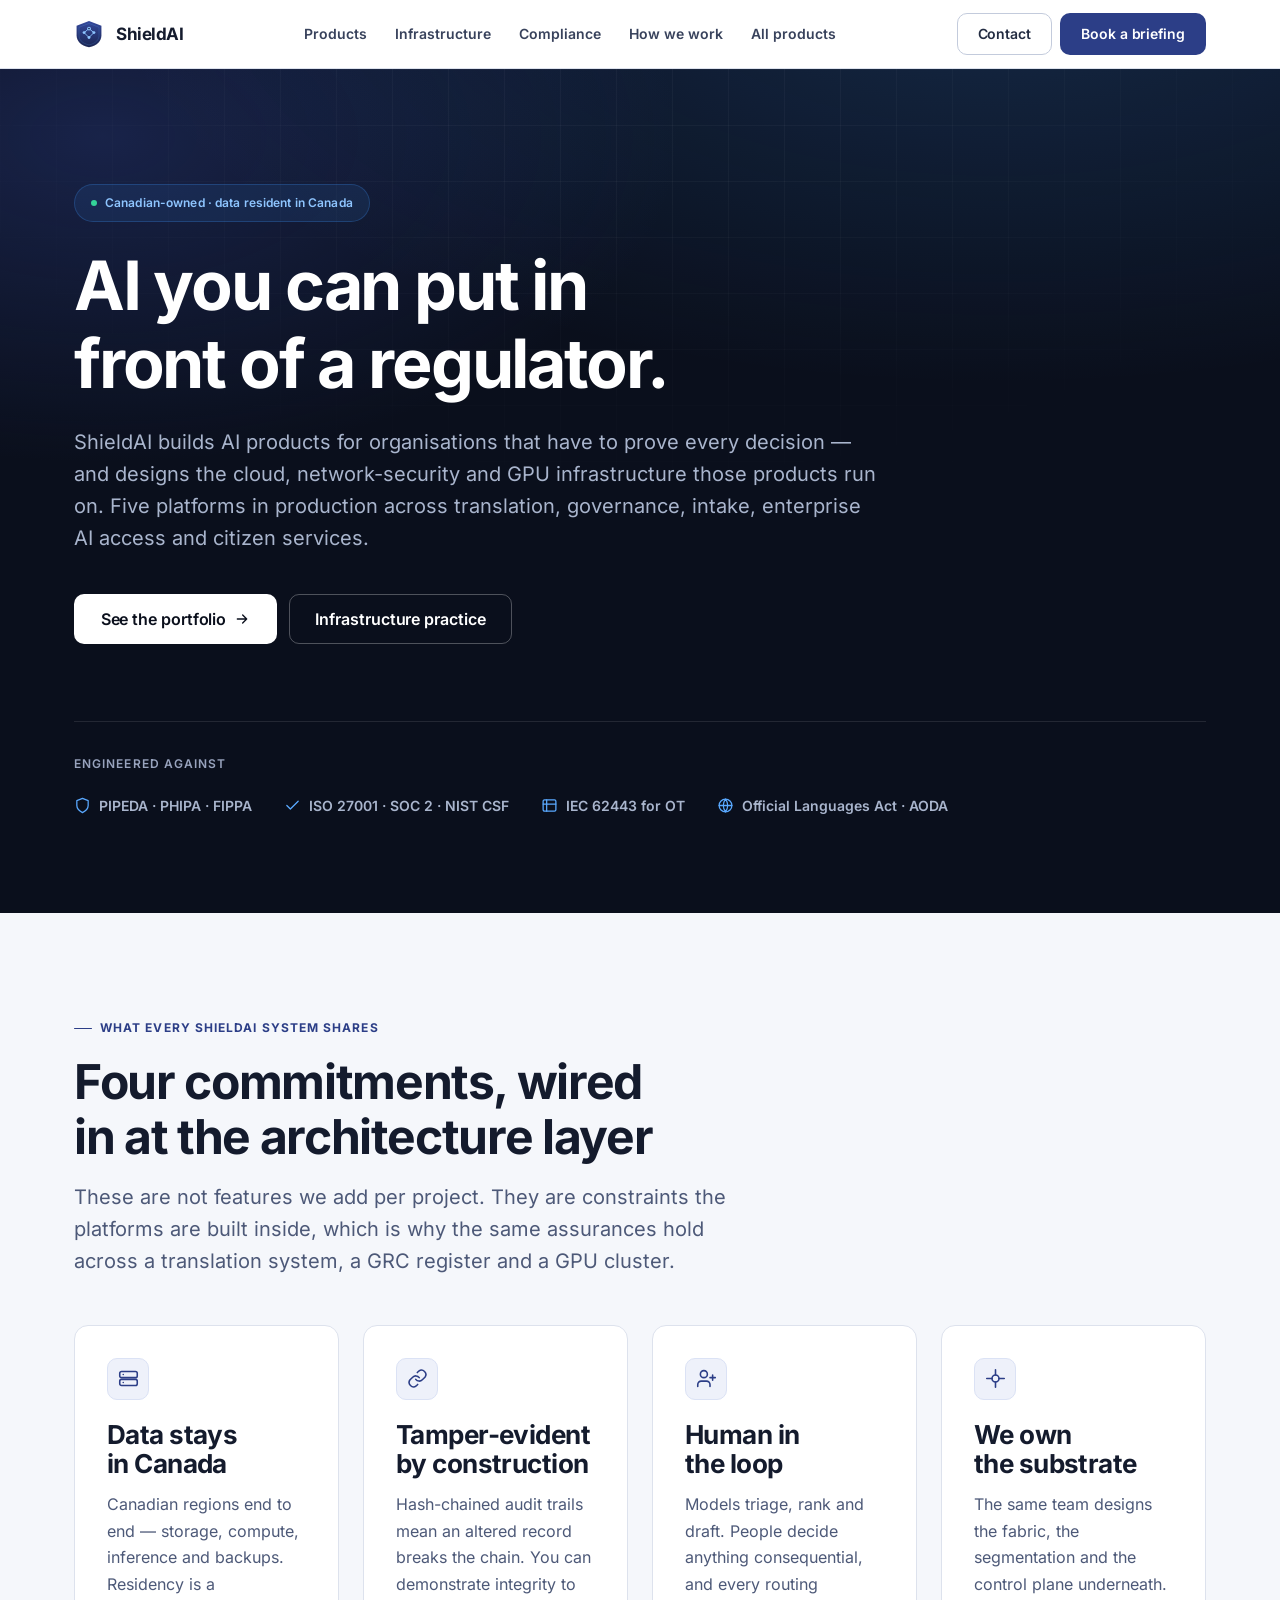
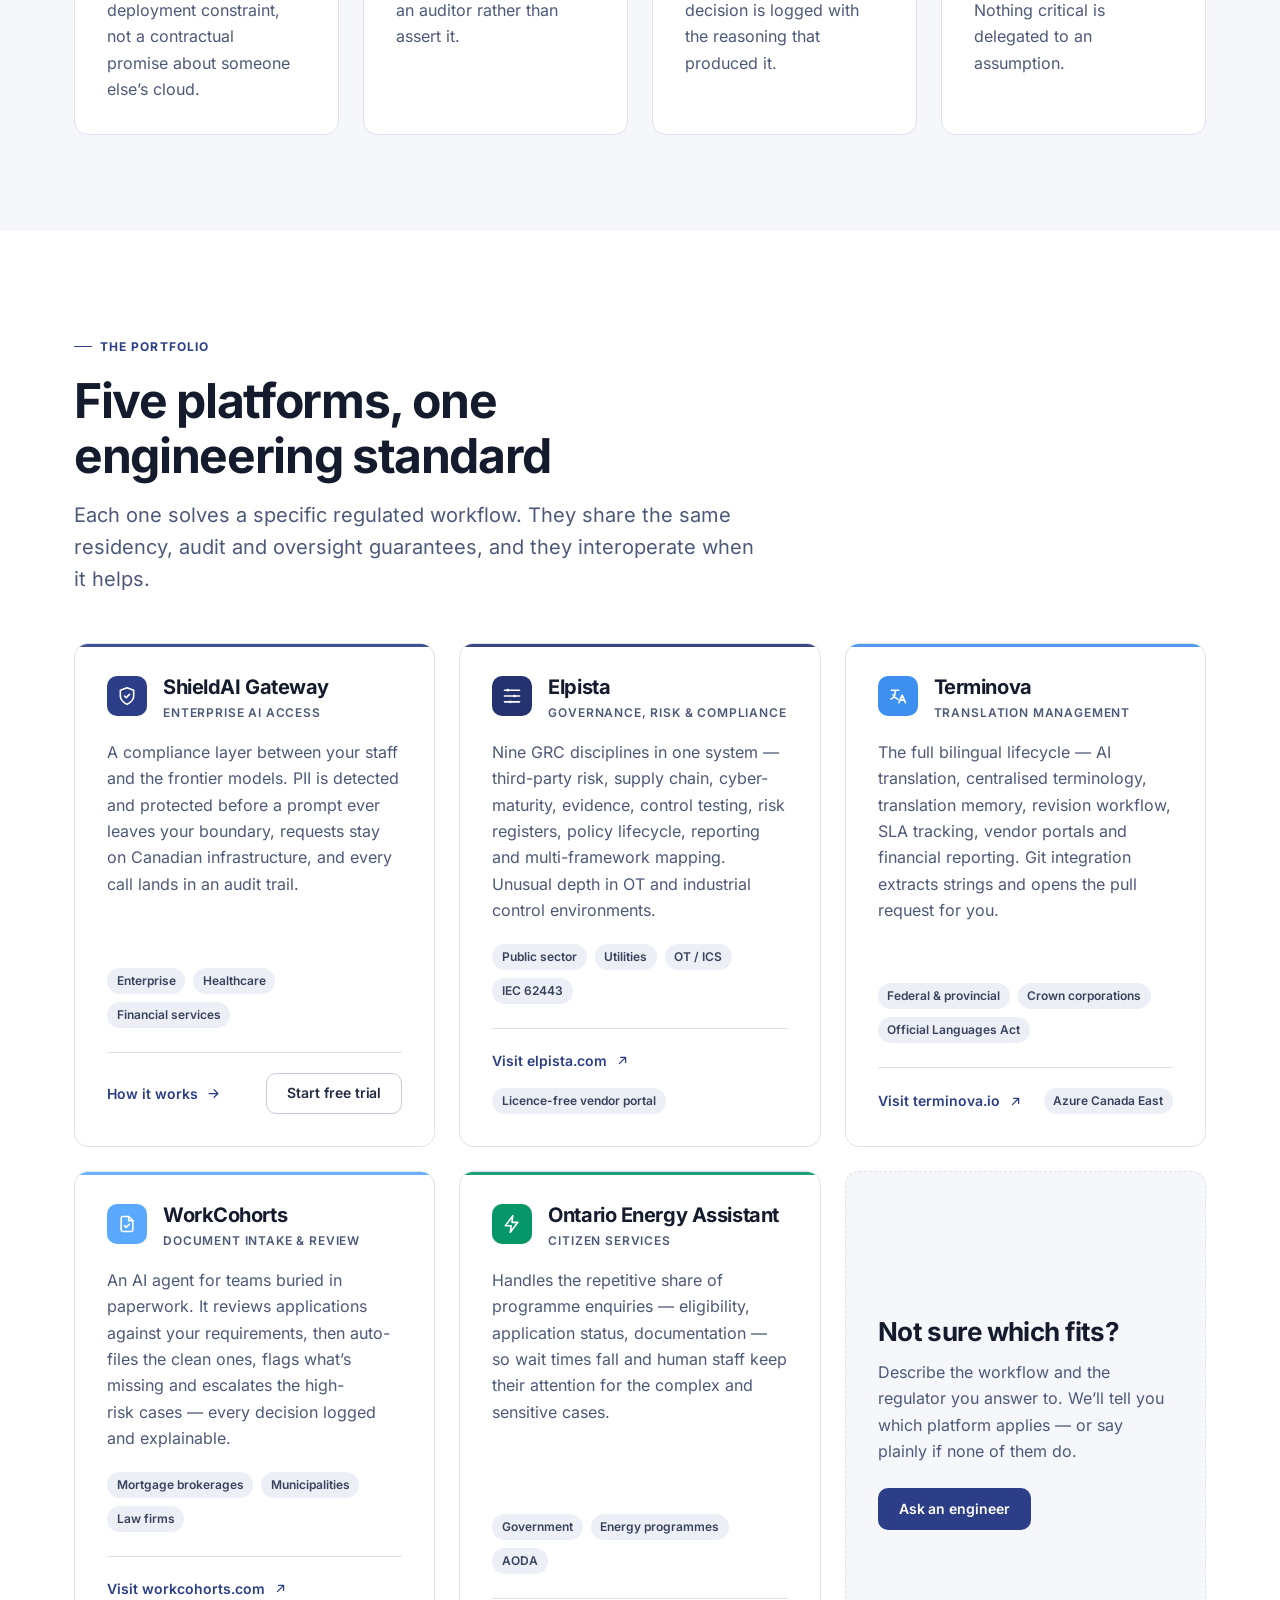
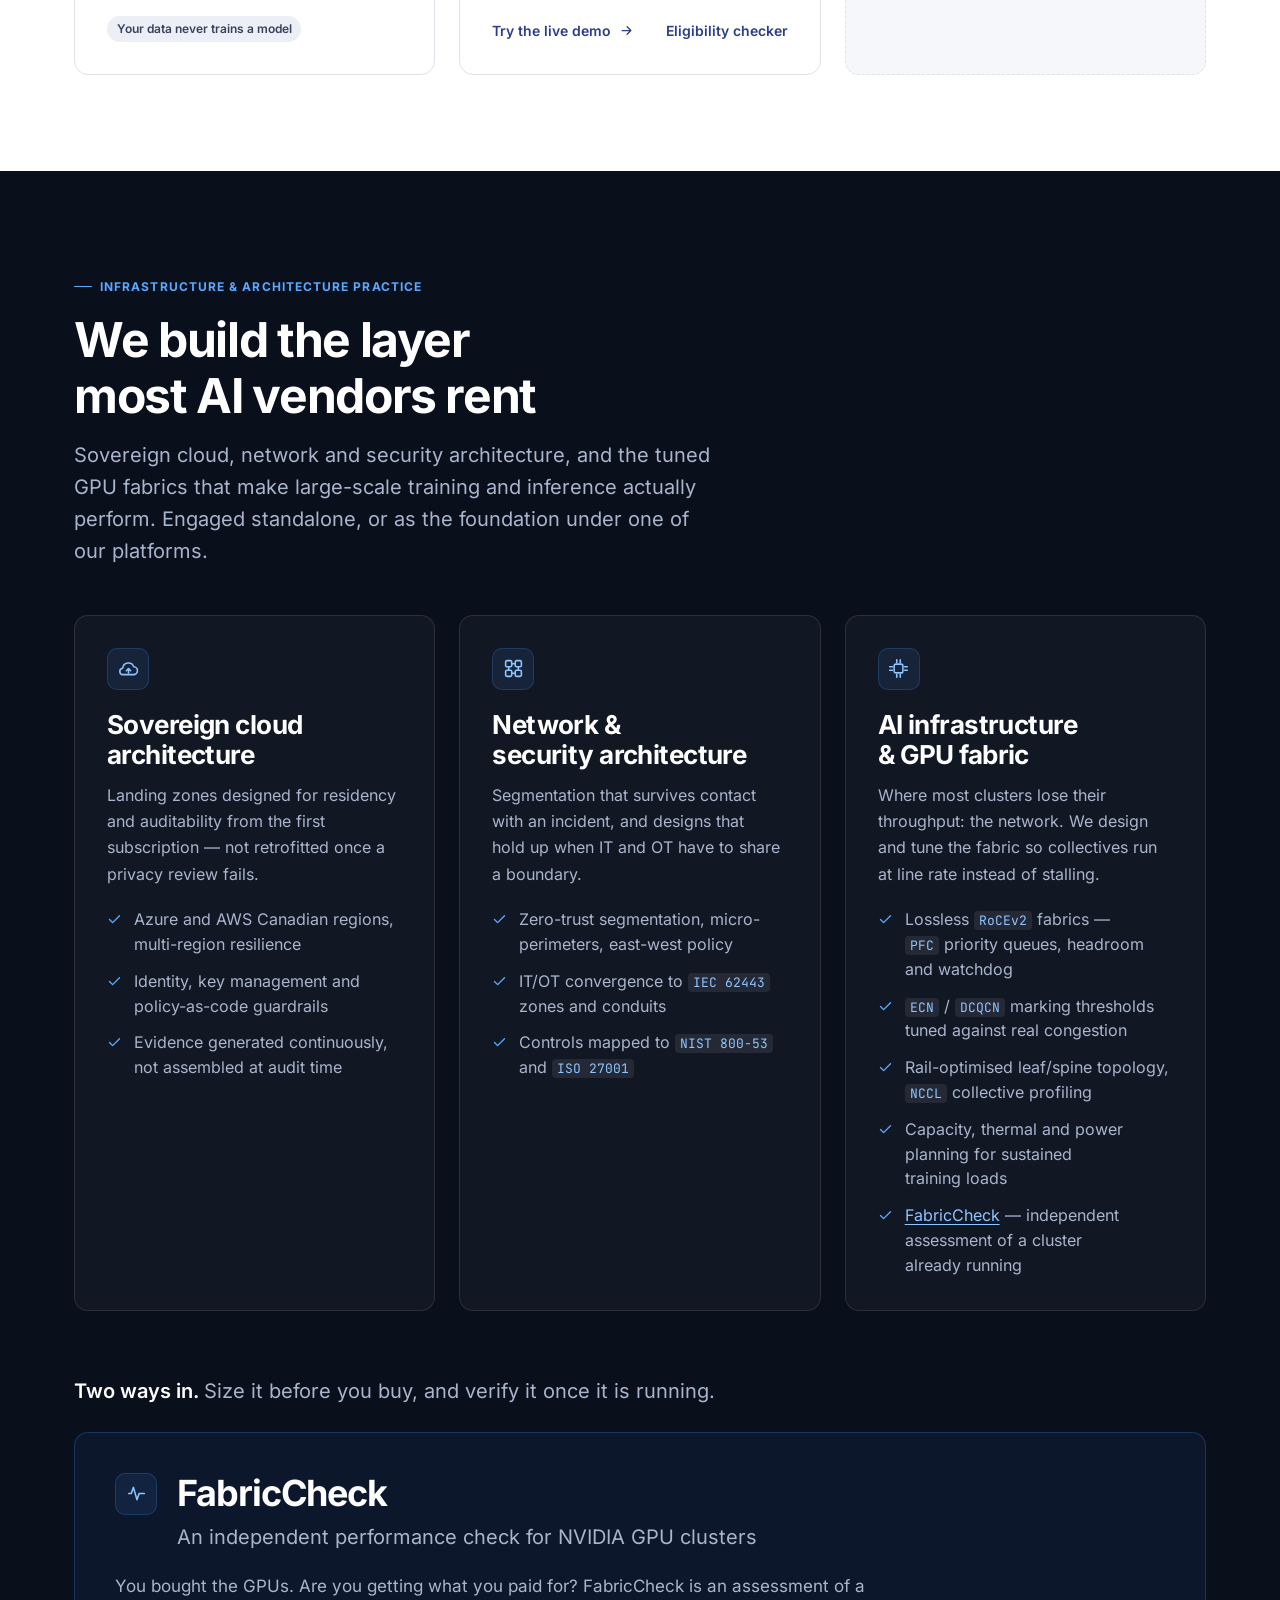
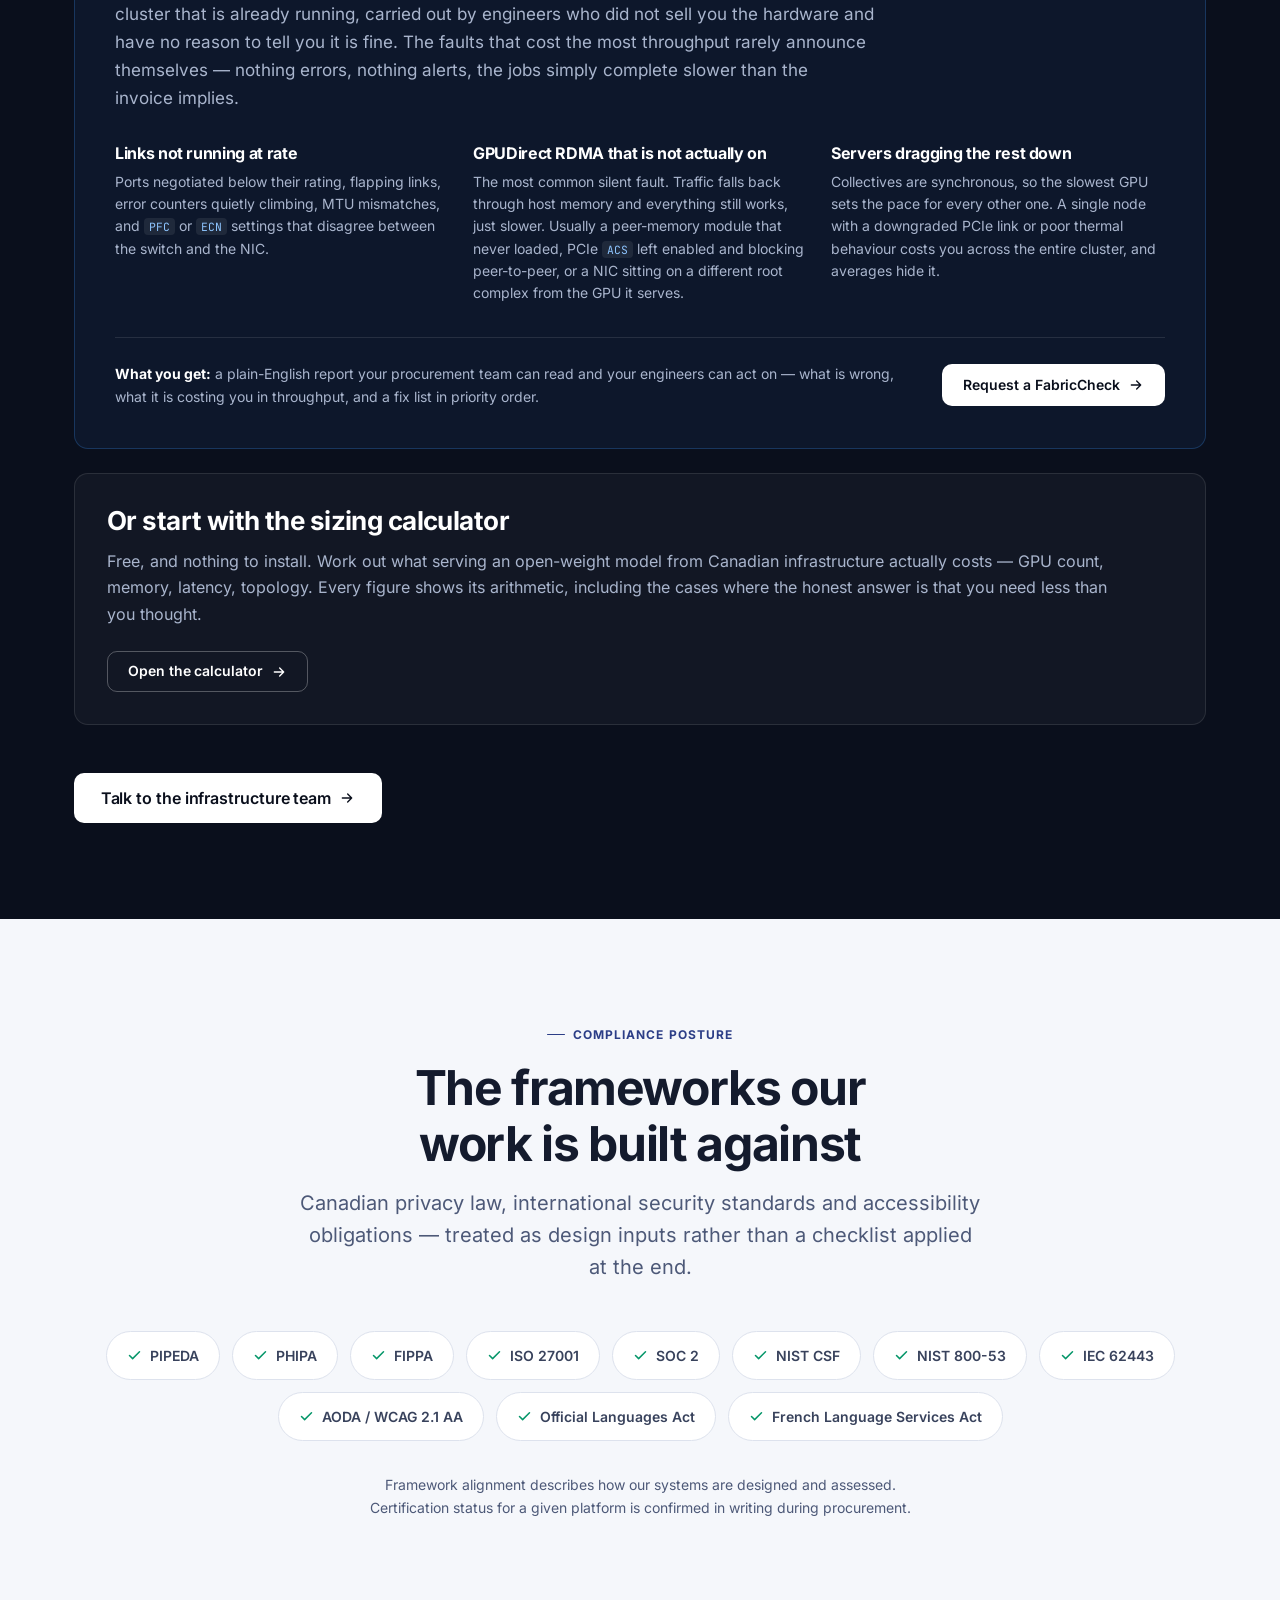
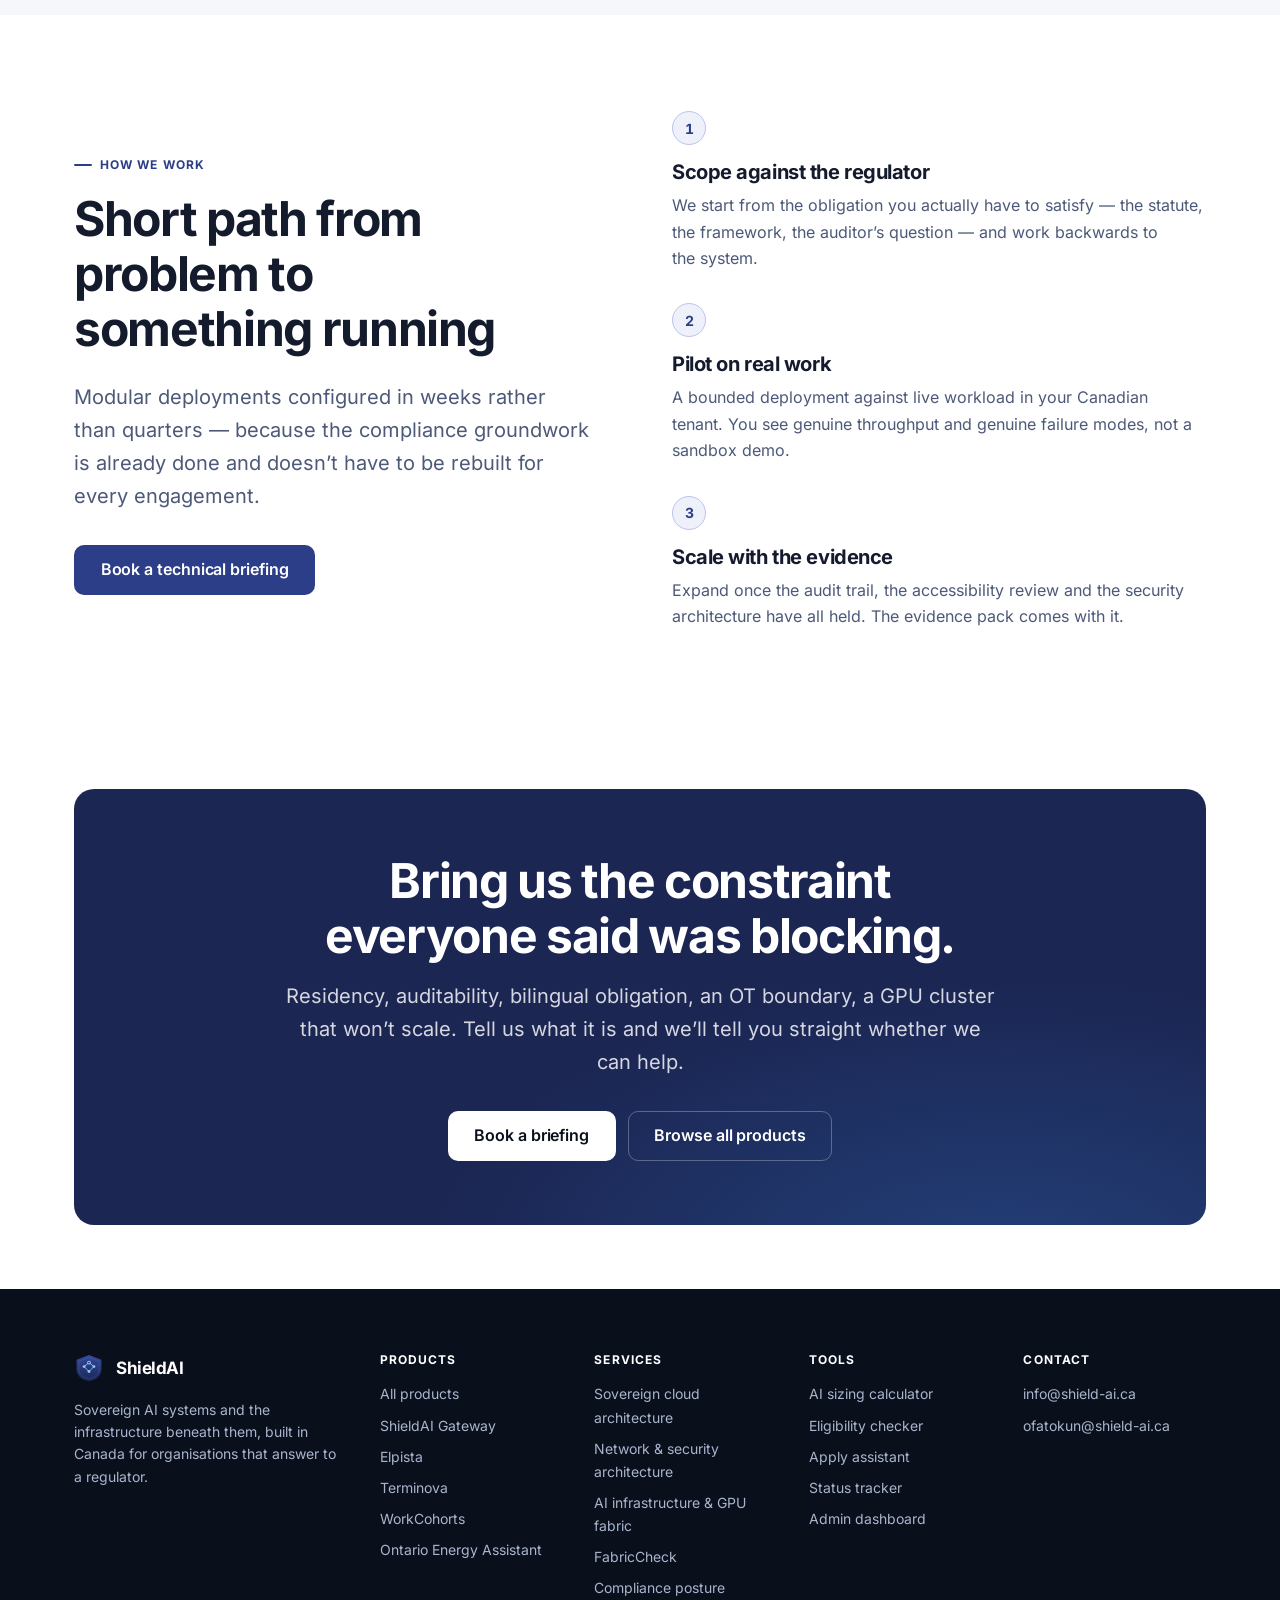
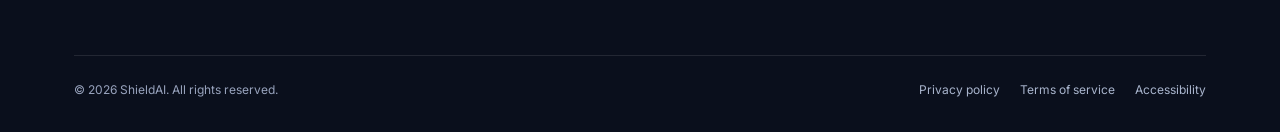
<file: index.html>
<!DOCTYPE html>
<html lang="en">
<head>
<meta charset="UTF-8">
<meta name="viewport" content="width=device-width, initial-scale=1">
<title>ShieldAI — Sovereign AI systems and infrastructure for regulated Canada</title>
<meta name="description" content="ShieldAI builds AI products and the infrastructure beneath them for Canadian government, healthcare, finance and critical industry. Canadian data residency, tamper-evident audit trails, human-in-the-loop by design.">
<link rel="canonical" href="https://shield-ai.ca/">
<meta name="theme-color" content="#0a0f1c">

<!-- Open Graph -->
<meta property="og:type" content="website">
<meta property="og:url" content="https://shield-ai.ca/">
<meta property="og:title" content="ShieldAI — Sovereign AI systems and infrastructure for regulated Canada">
<meta property="og:description" content="AI products and the infrastructure beneath them, for organisations that have to prove every decision.">
<meta property="og:image" content="https://shield-ai.ca/logo.svg">
<meta name="twitter:card" content="summary_large_image">

<link rel="icon" href="logo.svg" type="image/svg+xml">
<link rel="stylesheet" href="assets/shield.css">

<script type="application/ld+json">
{
  "@context": "https://schema.org",
  "@type": "Organization",
  "name": "ShieldAI",
  "url": "https://shield-ai.ca/",
  "logo": "https://shield-ai.ca/logo.svg",
  "description": "Canadian builder of AI products and supporting cloud, network-security and AI infrastructure for regulated and public-sector organisations.",
  "areaServed": "CA",
  "email": "info@shield-ai.ca",
  "subOrganization": [
    { "@type": "Organization", "name": "Terminova", "url": "https://terminova.io" },
    { "@type": "Organization", "name": "Elpista",   "url": "https://elpista.com" },
    { "@type": "Organization", "name": "WorkCohorts","url": "https://workcohorts.com" }
  ]
}
</script>
</head>

<body>
<a class="skip-link" href="#main">Skip to content</a>

<!-- ══ Header ══════════════════════════════════════════════════════════ -->
<header class="site-header">
  <div class="wrap site-header__inner">
    <a class="brand" href="index.html">
      <svg class="brand__mark" viewBox="0 0 64 64" aria-hidden="true">
        <defs>
          <linearGradient id="hm" x1="32" y1="4" x2="32" y2="60" gradientUnits="userSpaceOnUse">
            <stop offset="0" stop-color="#35499C"/><stop offset="1" stop-color="#1B2653"/>
          </linearGradient>
        </defs>
        <path d="M32 4 5.5 14.2v20.3c0 12.4 8.3 21.6 26.5 25.5 18.2-3.9 26.5-13.1 26.5-25.5V14.2L32 4Z" fill="url(#hm)"/>
        <path d="M32 9.4 10.6 17.6v16.9c0 9.9 6.6 17.4 21.4 20.8 14.8-3.4 21.4-10.9 21.4-20.8V17.6L32 9.4Z" fill="none" stroke="#5AA9FF" stroke-opacity=".28" stroke-width="1.4"/>
        <g stroke="#8EC5FF" stroke-width="1.9" stroke-linecap="round" fill="none">
          <path d="M32 20.5 21.5 29M32 20.5 42.5 29M21.5 29 32 39.5M42.5 29 32 39.5"/>
        </g>
        <g fill="#8EC5FF">
          <circle cx="32" cy="20.5" r="4"/><circle cx="21.5" cy="29" r="3.1"/>
          <circle cx="42.5" cy="29" r="3.1"/><circle cx="32" cy="39.5" r="3.1"/>
        </g>
        <circle cx="32" cy="20.5" r="1.7" fill="#131B3B"/>
      </svg>
      <span>ShieldAI</span>
    </a>

    <nav class="nav" id="site-nav" aria-label="Primary">
      <a href="#portfolio">Products</a>
      <a href="#infrastructure">Infrastructure</a>
      <a href="#compliance">Compliance</a>
      <a href="#engage">How we work</a>
      <a href="products.html">All products</a>
    </nav>

    <div class="header-cta">
      <a class="btn btn--secondary" href="mailto:info@shield-ai.ca?subject=ShieldAI%20enquiry">Contact</a>
      <a class="btn btn--primary" href="mailto:info@shield-ai.ca?subject=ShieldAI%20briefing%20request&amp;body=Hi%2C%0D%0A%0D%0AI%27d%20like%20to%20book%20a%20technical%20briefing.%0D%0A%0D%0AName%3A%0D%0AOrganisation%3A%0D%0ARole%3A%0D%0AArea%20of%20interest%3A%0D%0ABest%20time%3A%0D%0A">
        Book a briefing
      </a>
    </div>

    <button class="nav-toggle" type="button" aria-expanded="false" aria-controls="site-nav">
      <span class="visually-hidden">Menu</span>
      <svg class="icon-open" viewBox="0 0 24 24" fill="none" stroke="currentColor" stroke-width="2" stroke-linecap="round" aria-hidden="true"><path d="M4 7h16M4 12h16M4 17h16"/></svg>
      <svg class="icon-close" viewBox="0 0 24 24" fill="none" stroke="currentColor" stroke-width="2" stroke-linecap="round" aria-hidden="true"><path d="M6 6l12 12M18 6 6 18"/></svg>
    </button>
  </div>
</header>

<script>
(function () {
  var btn = document.querySelector('.nav-toggle');
  var nav = document.getElementById('site-nav');
  if (!btn || !nav) return;

  function setOpen(open) {
    btn.setAttribute('aria-expanded', String(open));
    if (open) { nav.setAttribute('data-open', ''); }
    else { nav.removeAttribute('data-open'); }
  }

  btn.addEventListener('click', function () {
    setOpen(btn.getAttribute('aria-expanded') !== 'true');
  });

  // Close after choosing a destination, or on Escape
  nav.addEventListener('click', function (e) {
    if (e.target.closest('a')) setOpen(false);
  });
  document.addEventListener('keydown', function (e) {
    if (e.key === 'Escape' && btn.getAttribute('aria-expanded') === 'true') {
      setOpen(false); btn.focus();
    }
  });
  // Reset state if the viewport grows back to the desktop layout
  window.matchMedia('(min-width: 941px)').addEventListener('change', function (m) {
    if (m.matches) setOpen(false);
  });
})();
</script>

<main id="main">

<!-- ══ Hero ════════════════════════════════════════════════════════════ -->
<section class="hero on-dark">
  <div class="wrap">
    <span class="pill"><span class="pill__dot"></span> Canadian-owned · data resident in Canada</span>

    <h1>AI you can put in front of a regulator.</h1>

    <p class="hero__lede">
      ShieldAI builds AI products for organisations that have to prove every decision —
      and designs the cloud, network-security and GPU infrastructure those products run on.
      Five platforms in production across translation, governance, intake, enterprise AI
      access and citizen services.
    </p>

    <div class="btn-row">
      <a class="btn btn--primary btn--lg" href="#portfolio">
        See the portfolio
        <svg viewBox="0 0 24 24" fill="none" stroke="currentColor" stroke-width="2" stroke-linecap="round" stroke-linejoin="round" aria-hidden="true"><path d="M5 12h14M13 6l6 6-6 6"/></svg>
      </a>
      <a class="btn btn--secondary btn--lg" href="#infrastructure">Infrastructure practice</a>
    </div>

    <div class="trust">
      <p class="trust__label">Engineered against</p>
      <div class="trust__items">
        <span class="trust__item">
          <svg viewBox="0 0 24 24" fill="none" stroke="currentColor" stroke-width="1.8" stroke-linecap="round" stroke-linejoin="round" aria-hidden="true"><path d="M12 22s8-4 8-10V5l-8-3-8 3v7c0 6 8 10 8 10Z"/></svg>
          PIPEDA · PHIPA · FIPPA
        </span>
        <span class="trust__item">
          <svg viewBox="0 0 24 24" fill="none" stroke="currentColor" stroke-width="1.8" stroke-linecap="round" stroke-linejoin="round" aria-hidden="true"><path d="M20 6 9 17l-5-5"/></svg>
          ISO 27001 · SOC 2 · NIST CSF
        </span>
        <span class="trust__item">
          <svg viewBox="0 0 24 24" fill="none" stroke="currentColor" stroke-width="1.8" stroke-linecap="round" stroke-linejoin="round" aria-hidden="true"><rect x="3" y="4" width="18" height="16" rx="2"/><path d="M3 10h18M8 4v16"/></svg>
          IEC 62443 for OT
        </span>
        <span class="trust__item">
          <svg viewBox="0 0 24 24" fill="none" stroke="currentColor" stroke-width="1.8" stroke-linecap="round" stroke-linejoin="round" aria-hidden="true"><circle cx="12" cy="12" r="9"/><path d="M3 12h18M12 3a15 15 0 0 1 0 18 15 15 0 0 1 0-18Z"/></svg>
          Official Languages Act · AODA
        </span>
      </div>
    </div>
  </div>
</section>

<!-- ══ The shared spine ════════════════════════════════════════════════ -->
<section class="section section--sunken">
  <div class="wrap">
    <div class="sec-head">
      <span class="eyebrow">What every ShieldAI system shares</span>
      <h2>Four commitments, wired in at the architecture layer</h2>
      <p>
        These are not features we add per project. They are constraints the platforms are
        built inside, which is why the same assurances hold across a translation system,
        a GRC register and a GPU cluster.
      </p>
    </div>

    <div class="grid grid--4">
      <article class="card card--hover">
        <span class="icon-chip">
          <svg viewBox="0 0 24 24" fill="none" stroke="currentColor" stroke-width="1.8" stroke-linecap="round" stroke-linejoin="round" aria-hidden="true"><rect x="2" y="4" width="20" height="7" rx="2"/><rect x="2" y="13" width="20" height="7" rx="2"/><path d="M6 7.5h.01M6 16.5h.01"/></svg>
        </span>
        <h3>Data stays in Canada</h3>
        <p>Canadian regions end to end — storage, compute, inference and backups. Residency is a deployment constraint, not a contractual promise about someone else&rsquo;s cloud.</p>
      </article>

      <article class="card card--hover">
        <span class="icon-chip">
          <svg viewBox="0 0 24 24" fill="none" stroke="currentColor" stroke-width="1.8" stroke-linecap="round" stroke-linejoin="round" aria-hidden="true"><path d="M10 13a5 5 0 0 0 7.5.5l3-3a5 5 0 0 0-7-7l-1.7 1.7"/><path d="M14 11a5 5 0 0 0-7.5-.5l-3 3a5 5 0 0 0 7 7l1.7-1.7"/></svg>
        </span>
        <h3>Tamper-evident by construction</h3>
        <p>Hash-chained audit trails mean an altered record breaks the chain. You can demonstrate integrity to an auditor rather than assert it.</p>
      </article>

      <article class="card card--hover">
        <span class="icon-chip">
          <svg viewBox="0 0 24 24" fill="none" stroke="currentColor" stroke-width="1.8" stroke-linecap="round" stroke-linejoin="round" aria-hidden="true"><path d="M16 21v-2a4 4 0 0 0-4-4H6a4 4 0 0 0-4 4v2"/><circle cx="9" cy="7" r="4"/><path d="M19 8v6M22 11h-6"/></svg>
        </span>
        <h3>Human in the loop</h3>
        <p>Models triage, rank and draft. People decide anything consequential, and every routing decision is logged with the reasoning that produced it.</p>
      </article>

      <article class="card card--hover">
        <span class="icon-chip">
          <svg viewBox="0 0 24 24" fill="none" stroke="currentColor" stroke-width="1.8" stroke-linecap="round" stroke-linejoin="round" aria-hidden="true"><path d="M12 2v6M12 16v6M2 12h6M16 12h6"/><circle cx="12" cy="12" r="4"/></svg>
        </span>
        <h3>We own the substrate</h3>
        <p>The same team designs the fabric, the segmentation and the control plane underneath. Nothing critical is delegated to an assumption.</p>
      </article>
    </div>
  </div>
</section>

<!-- ══ Portfolio ═══════════════════════════════════════════════════════ -->
<section class="section" id="portfolio">
  <div class="wrap">
    <div class="sec-head">
      <span class="eyebrow">The portfolio</span>
      <h2>Five platforms, one engineering standard</h2>
      <p>
        Each one solves a specific regulated workflow. They share the same residency,
        audit and oversight guarantees, and they interoperate when it helps.
      </p>
    </div>

    <div class="grid grid--2">

      <!-- Gateway -->
      <article class="product" style="--product-accent:#2c3e87">
        <div class="product__head">
          <span class="product__mark">
            <svg viewBox="0 0 24 24" fill="none" stroke="currentColor" stroke-width="1.9" stroke-linecap="round" stroke-linejoin="round" aria-hidden="true"><path d="M12 22s8-4 8-10V5l-8-3-8 3v7c0 6 8 10 8 10Z"/><path d="M9 12l2 2 4-4"/></svg>
          </span>
          <div>
            <h3 class="product__name">ShieldAI Gateway</h3>
            <span class="product__kicker">Enterprise AI access</span>
          </div>
        </div>
        <p>
          A compliance layer between your staff and the frontier models. PII is detected and
          protected before a prompt ever leaves your boundary, requests stay on Canadian
          infrastructure, and every call lands in an audit trail.
        </p>
        <div class="tags">
          <span class="tag">Enterprise</span><span class="tag">Healthcare</span>
          <span class="tag">Financial services</span>
        </div>
        <div class="product__foot">
          <a class="link-arrow" href="gateway.html">
            How it works
            <svg viewBox="0 0 24 24" fill="none" stroke="currentColor" stroke-width="2" stroke-linecap="round" stroke-linejoin="round" aria-hidden="true"><path d="M5 12h14M13 6l6 6-6 6"/></svg>
          </a>
          <a class="btn btn--secondary" href="https://api.shield-ai.ca/admin" target="_blank" rel="noopener">Start free trial</a>
        </div>
      </article>

      <!-- Elpista -->
      <article class="product" style="--product-accent:#24336f">
        <div class="product__head">
          <span class="product__mark">
            <svg viewBox="0 0 24 24" fill="none" stroke="currentColor" stroke-width="1.9" stroke-linecap="round" stroke-linejoin="round" aria-hidden="true"><path d="M3 5h18M3 12h18M3 19h18"/><circle cx="7" cy="5" r="1.6" fill="currentColor" stroke="none"/><circle cx="15" cy="12" r="1.6" fill="currentColor" stroke="none"/><circle cx="10" cy="19" r="1.6" fill="currentColor" stroke="none"/></svg>
          </span>
          <div>
            <h3 class="product__name">Elpista</h3>
            <span class="product__kicker">Governance, risk &amp; compliance</span>
          </div>
        </div>
        <p>
          Nine GRC disciplines in one system — third-party risk, supply chain, cyber-maturity,
          evidence, control testing, risk registers, policy lifecycle, reporting and
          multi-framework mapping. Unusual depth in OT and industrial control environments.
        </p>
        <div class="tags">
          <span class="tag">Public sector</span><span class="tag">Utilities</span>
          <span class="tag">OT / ICS</span><span class="tag">IEC 62443</span>
        </div>
        <div class="product__foot">
          <a class="link-arrow" href="https://elpista.com" target="_blank" rel="noopener">
            Visit elpista.com
            <svg viewBox="0 0 24 24" fill="none" stroke="currentColor" stroke-width="2" stroke-linecap="round" stroke-linejoin="round" aria-hidden="true"><path d="M7 17 17 7M9 7h8v8"/></svg>
          </a>
          <span class="tag">Licence-free vendor portal</span>
        </div>
      </article>

      <!-- Terminova -->
      <article class="product" style="--product-accent:#3d90f0">
        <div class="product__head">
          <span class="product__mark">
            <svg viewBox="0 0 24 24" fill="none" stroke="currentColor" stroke-width="1.9" stroke-linecap="round" stroke-linejoin="round" aria-hidden="true"><path d="M4 5h9M8.5 5v3c0 3.3-2 6.3-5 7.6"/><path d="M6 10.5c1.2 2.6 3.4 4.5 6 5.4"/><path d="M13 20l4-9 4 9M14.6 17h4.8"/></svg>
          </span>
          <div>
            <h3 class="product__name">Terminova</h3>
            <span class="product__kicker">Translation management</span>
          </div>
        </div>
        <p>
          The full bilingual lifecycle — AI translation, centralised terminology, translation
          memory, revision workflow, SLA tracking, vendor portals and financial reporting.
          Git integration extracts strings and opens the pull request for you.
        </p>
        <div class="tags">
          <span class="tag">Federal &amp; provincial</span><span class="tag">Crown corporations</span>
          <span class="tag">Official Languages Act</span>
        </div>
        <div class="product__foot">
          <a class="link-arrow" href="https://terminova.io" target="_blank" rel="noopener">
            Visit terminova.io
            <svg viewBox="0 0 24 24" fill="none" stroke="currentColor" stroke-width="2" stroke-linecap="round" stroke-linejoin="round" aria-hidden="true"><path d="M7 17 17 7M9 7h8v8"/></svg>
          </a>
          <span class="tag">Azure Canada East</span>
        </div>
      </article>

      <!-- WorkCohorts -->
      <article class="product" style="--product-accent:#5aa9ff">
        <div class="product__head">
          <span class="product__mark">
            <svg viewBox="0 0 24 24" fill="none" stroke="currentColor" stroke-width="1.9" stroke-linecap="round" stroke-linejoin="round" aria-hidden="true"><path d="M14 3H7a2 2 0 0 0-2 2v14a2 2 0 0 0 2 2h10a2 2 0 0 0 2-2V8z"/><path d="M14 3v5h5M9 14l2 2 4-4"/></svg>
          </span>
          <div>
            <h3 class="product__name">WorkCohorts</h3>
            <span class="product__kicker">Document intake &amp; review</span>
          </div>
        </div>
        <p>
          An AI agent for teams buried in paperwork. It reviews applications against your
          requirements, then auto-files the clean ones, flags what&rsquo;s missing and escalates
          the high-risk cases — every decision logged and explainable.
        </p>
        <div class="tags">
          <span class="tag">Mortgage brokerages</span><span class="tag">Municipalities</span>
          <span class="tag">Law firms</span>
        </div>
        <div class="product__foot">
          <a class="link-arrow" href="https://workcohorts.com" target="_blank" rel="noopener">
            Visit workcohorts.com
            <svg viewBox="0 0 24 24" fill="none" stroke="currentColor" stroke-width="2" stroke-linecap="round" stroke-linejoin="round" aria-hidden="true"><path d="M7 17 17 7M9 7h8v8"/></svg>
          </a>
          <span class="tag">Your data never trains a model</span>
        </div>
      </article>

      <!-- Ontario Energy Assistant -->
      <article class="product" style="--product-accent:#059669">
        <div class="product__head">
          <span class="product__mark">
            <svg viewBox="0 0 24 24" fill="none" stroke="currentColor" stroke-width="1.9" stroke-linecap="round" stroke-linejoin="round" aria-hidden="true"><path d="M13 2 4 14h7l-1 8 9-12h-7l1-8Z"/></svg>
          </span>
          <div>
            <h3 class="product__name">Ontario Energy Assistant</h3>
            <span class="product__kicker">Citizen services</span>
          </div>
        </div>
        <p>
          Handles the repetitive share of programme enquiries — eligibility, application
          status, documentation — so wait times fall and human staff keep their attention
          for the complex and sensitive cases.
        </p>
        <div class="tags">
          <span class="tag">Government</span><span class="tag">Energy programmes</span>
          <span class="tag">AODA</span>
        </div>
        <div class="product__foot">
          <a class="link-arrow" href="ontario-energy-demo.html">
            Try the live demo
            <svg viewBox="0 0 24 24" fill="none" stroke="currentColor" stroke-width="2" stroke-linecap="round" stroke-linejoin="round" aria-hidden="true"><path d="M5 12h14M13 6l6 6-6 6"/></svg>
          </a>
          <a class="link-arrow" href="eligibility-checker.html">Eligibility checker</a>
        </div>
      </article>

      <!-- Bridge card -->
      <article class="card card--hover" style="justify-content:center;background:var(--n-50);border-style:dashed">
        <h3>Not sure which fits?</h3>
        <p>Describe the workflow and the regulator you answer to. We&rsquo;ll tell you which platform applies — or say plainly if none of them do.</p>
        <div class="btn-row mt-6">
          <a class="btn btn--primary" href="mailto:info@shield-ai.ca?subject=Which%20ShieldAI%20platform%20fits%3F">Ask an engineer</a>
        </div>
      </article>

    </div>
  </div>
</section>

<!-- ══ Infrastructure practice ═════════════════════════════════════════ -->
<section class="section section--dark on-dark" id="infrastructure">
  <div class="wrap">
    <div class="sec-head">
      <span class="eyebrow">Infrastructure &amp; architecture practice</span>
      <h2>We build the layer most AI vendors rent</h2>
      <p>
        Sovereign cloud, network and security architecture, and the tuned GPU fabrics that
        make large-scale training and inference actually perform. Engaged standalone, or as
        the foundation under one of our platforms.
      </p>
    </div>

    <div class="grid grid--3">

      <article class="card">
        <span class="icon-chip">
          <svg viewBox="0 0 24 24" fill="none" stroke="currentColor" stroke-width="1.8" stroke-linecap="round" stroke-linejoin="round" aria-hidden="true"><path d="M17.5 19a4.5 4.5 0 0 0 .5-9 6.5 6.5 0 0 0-12.6 1.8A3.6 3.6 0 0 0 6 19Z"/><path d="M12 12v5M9.5 14.5 12 12l2.5 2.5"/></svg>
        </span>
        <h3>Sovereign cloud architecture</h3>
        <p>Landing zones designed for residency and auditability from the first subscription — not retrofitted once a privacy review fails.</p>
        <div class="specs">
          <p class="spec"><svg viewBox="0 0 24 24" fill="none" stroke="currentColor" stroke-width="2.2" stroke-linecap="round" stroke-linejoin="round" aria-hidden="true"><path d="M20 6 9 17l-5-5"/></svg> Azure and AWS Canadian regions, multi-region resilience</p>
          <p class="spec"><svg viewBox="0 0 24 24" fill="none" stroke="currentColor" stroke-width="2.2" stroke-linecap="round" stroke-linejoin="round" aria-hidden="true"><path d="M20 6 9 17l-5-5"/></svg> Identity, key management and policy-as-code guardrails</p>
          <p class="spec"><svg viewBox="0 0 24 24" fill="none" stroke="currentColor" stroke-width="2.2" stroke-linecap="round" stroke-linejoin="round" aria-hidden="true"><path d="M20 6 9 17l-5-5"/></svg> Evidence generated continuously, not assembled at audit time</p>
        </div>
      </article>

      <article class="card">
        <span class="icon-chip">
          <svg viewBox="0 0 24 24" fill="none" stroke="currentColor" stroke-width="1.8" stroke-linecap="round" stroke-linejoin="round" aria-hidden="true"><rect x="3" y="3" width="7" height="7" rx="1.5"/><rect x="14" y="3" width="7" height="7" rx="1.5"/><rect x="3" y="14" width="7" height="7" rx="1.5"/><rect x="14" y="14" width="7" height="7" rx="1.5"/><path d="M10 6.5h4M6.5 10v4M17.5 10v4M10 17.5h4"/></svg>
        </span>
        <h3>Network &amp; security architecture</h3>
        <p>Segmentation that survives contact with an incident, and designs that hold up when IT and OT have to share a boundary.</p>
        <div class="specs">
          <p class="spec"><svg viewBox="0 0 24 24" fill="none" stroke="currentColor" stroke-width="2.2" stroke-linecap="round" stroke-linejoin="round" aria-hidden="true"><path d="M20 6 9 17l-5-5"/></svg> Zero-trust segmentation, micro-perimeters, east-west policy</p>
          <p class="spec"><svg viewBox="0 0 24 24" fill="none" stroke="currentColor" stroke-width="2.2" stroke-linecap="round" stroke-linejoin="round" aria-hidden="true"><path d="M20 6 9 17l-5-5"/></svg> IT/OT convergence to <code>IEC 62443</code> zones and conduits</p>
          <p class="spec"><svg viewBox="0 0 24 24" fill="none" stroke="currentColor" stroke-width="2.2" stroke-linecap="round" stroke-linejoin="round" aria-hidden="true"><path d="M20 6 9 17l-5-5"/></svg> Controls mapped to <code>NIST 800-53</code> and <code>ISO 27001</code></p>
        </div>
      </article>

      <article class="card">
        <span class="icon-chip">
          <svg viewBox="0 0 24 24" fill="none" stroke="currentColor" stroke-width="1.8" stroke-linecap="round" stroke-linejoin="round" aria-hidden="true"><rect x="7" y="7" width="10" height="10" rx="2"/><path d="M10 2v3M14 2v3M10 19v3M14 19v3M2 10h3M2 14h3M19 10h3M19 14h3"/></svg>
        </span>
        <h3>AI infrastructure &amp; GPU fabric</h3>
        <p>Where most clusters lose their throughput: the network. We design and tune the fabric so collectives run at line rate instead of stalling.</p>
        <div class="specs">
          <p class="spec"><svg viewBox="0 0 24 24" fill="none" stroke="currentColor" stroke-width="2.2" stroke-linecap="round" stroke-linejoin="round" aria-hidden="true"><path d="M20 6 9 17l-5-5"/></svg> Lossless <code>RoCEv2</code> fabrics — <code>PFC</code> priority queues, headroom and watchdog</p>
          <p class="spec"><svg viewBox="0 0 24 24" fill="none" stroke="currentColor" stroke-width="2.2" stroke-linecap="round" stroke-linejoin="round" aria-hidden="true"><path d="M20 6 9 17l-5-5"/></svg> <code>ECN</code> / <code>DCQCN</code> marking thresholds tuned against real congestion</p>
          <p class="spec"><svg viewBox="0 0 24 24" fill="none" stroke="currentColor" stroke-width="2.2" stroke-linecap="round" stroke-linejoin="round" aria-hidden="true"><path d="M20 6 9 17l-5-5"/></svg> Rail-optimised leaf/spine topology, <code>NCCL</code> collective profiling</p>
          <p class="spec"><svg viewBox="0 0 24 24" fill="none" stroke="currentColor" stroke-width="2.2" stroke-linecap="round" stroke-linejoin="round" aria-hidden="true"><path d="M20 6 9 17l-5-5"/></svg> Capacity, thermal and power planning for sustained training loads</p>
          <p class="spec"><svg viewBox="0 0 24 24" fill="none" stroke="currentColor" stroke-width="2.2" stroke-linecap="round" stroke-linejoin="round" aria-hidden="true"><path d="M20 6 9 17l-5-5"/></svg> <a href="#fabriccheck" style="color:var(--a-300)">FabricCheck</a> — independent assessment of a cluster already running</p>
        </div>
      </article>

    </div>

    <p class="pair-intro">
      Two ways in. <span>Size it before you buy, and verify it once it is running.</span>
    </p>

    <!-- FabricCheck — the paid, fixed-scope engagement -->
    <div class="offer" id="fabriccheck">
      <div class="offer__head">
        <span class="icon-chip">
          <svg viewBox="0 0 24 24" fill="none" stroke="currentColor" stroke-width="1.8" stroke-linecap="round" stroke-linejoin="round" aria-hidden="true"><path d="M3 12h3l2.5-7 4 14 2.5-7h6"/></svg>
        </span>
        <div>
          <h3 class="offer__name">FabricCheck</h3>
          <p class="offer__kicker">An independent performance check for NVIDIA GPU clusters</p>
        </div>
      </div>

      <p class="offer__lede">
        You bought the GPUs. Are you getting what you paid for? FabricCheck is an
        assessment of a cluster that is already running, carried out by engineers who did
        not sell you the hardware and have no reason to tell you it is fine. The faults that
        cost the most throughput rarely announce themselves — nothing errors, nothing alerts,
        the jobs simply complete slower than the invoice implies.
      </p>

      <div class="offer__finds">
        <div class="offer__find">
          <h4>Links not running at rate</h4>
          <p>
            Ports negotiated below their rating, flapping links, error counters quietly
            climbing, MTU mismatches, and <code>PFC</code> or <code>ECN</code> settings
            that disagree between the switch and the NIC.
          </p>
        </div>
        <div class="offer__find">
          <h4>GPUDirect RDMA that is not actually on</h4>
          <p>
            The most common silent fault. Traffic falls back through host memory and
            everything still works, just slower. Usually a peer-memory module that never
            loaded, PCIe <code>ACS</code> left enabled and blocking peer-to-peer, or a NIC
            sitting on a different root complex from the GPU it serves.
          </p>
        </div>
        <div class="offer__find">
          <h4>Servers dragging the rest down</h4>
          <p>
            Collectives are synchronous, so the slowest GPU sets the pace for every other
            one. A single node with a downgraded PCIe link or poor thermal behaviour costs
            you across the entire cluster, and averages hide it.
          </p>
        </div>
      </div>

      <div class="offer__foot">
        <p class="offer__deliver">
          <strong>What you get:</strong> a plain-English report your procurement team can
          read and your engineers can act on — what is wrong, what it is costing you in
          throughput, and a fix list in priority order.
        </p>
        <a class="btn btn--primary" href="mailto:info@shield-ai.ca?subject=FabricCheck%20enquiry&amp;body=Hi%2C%0D%0A%0D%0AI%27d%20like%20to%20talk%20about%20a%20FabricCheck%20on%20our%20cluster.%0D%0A%0D%0AOrganisation%3A%0D%0AGPUs%20and%20interconnect%3A%0D%0ACluster%20size%20(nodes)%3A%0D%0AWorkload%20(training%20%2F%20inference%20%2F%20both)%3A%0D%0AWhat%20made%20you%20suspect%20a%20problem%3A%0D%0A">
          Request a FabricCheck
          <svg viewBox="0 0 24 24" fill="none" stroke="currentColor" stroke-width="2" stroke-linecap="round" stroke-linejoin="round" aria-hidden="true"><path d="M5 12h14M13 6l6 6-6 6"/></svg>
        </a>
      </div>
    </div>

    <!-- Sizing calculator — the free tool -->
    <div class="card mt-6" style="background:rgba(255,255,255,.035);border-color:var(--border-dark)">
      <h3>Or start with the sizing calculator</h3>
      <p class="mt-0">
        Free, and nothing to install. Work out what serving an open-weight model from
        Canadian infrastructure actually costs — GPU count, memory, latency, topology.
        Every figure shows its arithmetic, including the cases where the honest answer is
        that you need less than you thought.
      </p>
      <div class="btn-row mt-6">
        <a class="btn btn--secondary" href="sizing.html">
          Open the calculator
          <svg viewBox="0 0 24 24" fill="none" stroke="currentColor" stroke-width="2" stroke-linecap="round" stroke-linejoin="round" aria-hidden="true"><path d="M5 12h14M13 6l6 6-6 6"/></svg>
        </a>
      </div>
    </div>

    <div class="mt-12">
      <a class="btn btn--primary btn--lg" href="mailto:info@shield-ai.ca?subject=Infrastructure%20architecture%20enquiry&amp;body=Hi%2C%0D%0A%0D%0AI%27d%20like%20to%20talk%20about%20an%20infrastructure%20engagement.%0D%0A%0D%0AOrganisation%3A%0D%0AEnvironment%20%28cloud%20%2F%20on-prem%20%2F%20hybrid%29%3A%0D%0AWhat%20we%27re%20trying%20to%20solve%3A%0D%0A">
        Talk to the infrastructure team
        <svg viewBox="0 0 24 24" fill="none" stroke="currentColor" stroke-width="2" stroke-linecap="round" stroke-linejoin="round" aria-hidden="true"><path d="M5 12h14M13 6l6 6-6 6"/></svg>
      </a>
    </div>
  </div>
</section>

<!-- ══ Compliance ══════════════════════════════════════════════════════ -->
<section class="section section--sunken" id="compliance">
  <div class="wrap">
    <div class="sec-head sec-head--center">
      <span class="eyebrow">Compliance posture</span>
      <h2>The frameworks our work is built against</h2>
      <p>
        Canadian privacy law, international security standards and accessibility
        obligations — treated as design inputs rather than a checklist applied at the end.
      </p>
    </div>

    <div class="frameworks">
      <span class="framework"><svg viewBox="0 0 24 24" fill="none" stroke="currentColor" stroke-width="2.4" stroke-linecap="round" stroke-linejoin="round" aria-hidden="true"><path d="M20 6 9 17l-5-5"/></svg> PIPEDA</span>
      <span class="framework"><svg viewBox="0 0 24 24" fill="none" stroke="currentColor" stroke-width="2.4" stroke-linecap="round" stroke-linejoin="round" aria-hidden="true"><path d="M20 6 9 17l-5-5"/></svg> PHIPA</span>
      <span class="framework"><svg viewBox="0 0 24 24" fill="none" stroke="currentColor" stroke-width="2.4" stroke-linecap="round" stroke-linejoin="round" aria-hidden="true"><path d="M20 6 9 17l-5-5"/></svg> FIPPA</span>
      <span class="framework"><svg viewBox="0 0 24 24" fill="none" stroke="currentColor" stroke-width="2.4" stroke-linecap="round" stroke-linejoin="round" aria-hidden="true"><path d="M20 6 9 17l-5-5"/></svg> ISO 27001</span>
      <span class="framework"><svg viewBox="0 0 24 24" fill="none" stroke="currentColor" stroke-width="2.4" stroke-linecap="round" stroke-linejoin="round" aria-hidden="true"><path d="M20 6 9 17l-5-5"/></svg> SOC 2</span>
      <span class="framework"><svg viewBox="0 0 24 24" fill="none" stroke="currentColor" stroke-width="2.4" stroke-linecap="round" stroke-linejoin="round" aria-hidden="true"><path d="M20 6 9 17l-5-5"/></svg> NIST CSF</span>
      <span class="framework"><svg viewBox="0 0 24 24" fill="none" stroke="currentColor" stroke-width="2.4" stroke-linecap="round" stroke-linejoin="round" aria-hidden="true"><path d="M20 6 9 17l-5-5"/></svg> NIST 800-53</span>
      <span class="framework"><svg viewBox="0 0 24 24" fill="none" stroke="currentColor" stroke-width="2.4" stroke-linecap="round" stroke-linejoin="round" aria-hidden="true"><path d="M20 6 9 17l-5-5"/></svg> IEC 62443</span>
      <span class="framework"><svg viewBox="0 0 24 24" fill="none" stroke="currentColor" stroke-width="2.4" stroke-linecap="round" stroke-linejoin="round" aria-hidden="true"><path d="M20 6 9 17l-5-5"/></svg> AODA / WCAG 2.1 AA</span>
      <span class="framework"><svg viewBox="0 0 24 24" fill="none" stroke="currentColor" stroke-width="2.4" stroke-linecap="round" stroke-linejoin="round" aria-hidden="true"><path d="M20 6 9 17l-5-5"/></svg> Official Languages Act</span>
      <span class="framework"><svg viewBox="0 0 24 24" fill="none" stroke="currentColor" stroke-width="2.4" stroke-linecap="round" stroke-linejoin="round" aria-hidden="true"><path d="M20 6 9 17l-5-5"/></svg> French Language Services Act</span>
    </div>

    <p class="text-center measure mt-8" style="margin-inline:auto;color:var(--text-muted);font-size:var(--t-sm)">
      Framework alignment describes how our systems are designed and assessed.
      Certification status for a given platform is confirmed in writing during procurement.
    </p>
  </div>
</section>

<!-- ══ Engagement model ════════════════════════════════════════════════ -->
<section class="section" id="engage">
  <div class="wrap">
    <div class="split">
      <div>
        <span class="eyebrow">How we work</span>
        <h2>Short path from problem to something running</h2>
        <p class="mt-6" style="color:var(--text-muted);font-size:var(--t-lg)">
          Modular deployments configured in weeks rather than quarters — because the
          compliance groundwork is already done and doesn&rsquo;t have to be rebuilt for
          every engagement.
        </p>
        <div class="btn-row mt-8">
          <a class="btn btn--primary btn--lg" href="mailto:info@shield-ai.ca?subject=ShieldAI%20briefing%20request">Book a technical briefing</a>
        </div>
      </div>

      <div class="steps">
        <div class="step">
          <span class="step__num">1</span>
          <h3>Scope against the regulator</h3>
          <p>We start from the obligation you actually have to satisfy — the statute, the framework, the auditor&rsquo;s question — and work backwards to the system.</p>
        </div>
        <div class="step">
          <span class="step__num">2</span>
          <h3>Pilot on real work</h3>
          <p>A bounded deployment against live workload in your Canadian tenant. You see genuine throughput and genuine failure modes, not a sandbox demo.</p>
        </div>
        <div class="step">
          <span class="step__num">3</span>
          <h3>Scale with the evidence</h3>
          <p>Expand once the audit trail, the accessibility review and the security architecture have all held. The evidence pack comes with it.</p>
        </div>
      </div>
    </div>
  </div>
</section>

<!-- ══ CTA ═════════════════════════════════════════════════════════════ -->
<section class="section section--tight">
  <div class="wrap">
    <div class="cta-band on-dark">
      <h2>Bring us the constraint everyone said was blocking.</h2>
      <p>
        Residency, auditability, bilingual obligation, an OT boundary, a GPU cluster that
        won&rsquo;t scale. Tell us what it is and we&rsquo;ll tell you straight whether we can help.
      </p>
      <div class="btn-row">
        <a class="btn btn--primary btn--lg" href="mailto:info@shield-ai.ca?subject=ShieldAI%20briefing%20request">Book a briefing</a>
        <a class="btn btn--secondary btn--lg" href="products.html">Browse all products</a>
      </div>
    </div>
  </div>
</section>

</main>

<!-- ══ Footer ══════════════════════════════════════════════════════════ -->
<footer class="site-footer">
  <div class="wrap">
    <div class="footer-grid">

      <div class="footer-brand">
        <span class="brand">
          <svg class="brand__mark" viewBox="0 0 64 64" aria-hidden="true">
            <defs>
              <linearGradient id="fm" x1="32" y1="4" x2="32" y2="60" gradientUnits="userSpaceOnUse">
                <stop offset="0" stop-color="#35499C"/><stop offset="1" stop-color="#1B2653"/>
              </linearGradient>
            </defs>
            <path d="M32 4 5.5 14.2v20.3c0 12.4 8.3 21.6 26.5 25.5 18.2-3.9 26.5-13.1 26.5-25.5V14.2L32 4Z" fill="url(#fm)"/>
            <path d="M32 9.4 10.6 17.6v16.9c0 9.9 6.6 17.4 21.4 20.8 14.8-3.4 21.4-10.9 21.4-20.8V17.6L32 9.4Z" fill="none" stroke="#5AA9FF" stroke-opacity=".28" stroke-width="1.4"/>
            <g stroke="#8EC5FF" stroke-width="1.9" stroke-linecap="round" fill="none">
              <path d="M32 20.5 21.5 29M32 20.5 42.5 29M21.5 29 32 39.5M42.5 29 32 39.5"/>
            </g>
            <g fill="#8EC5FF">
              <circle cx="32" cy="20.5" r="4"/><circle cx="21.5" cy="29" r="3.1"/>
              <circle cx="42.5" cy="29" r="3.1"/><circle cx="32" cy="39.5" r="3.1"/>
            </g>
            <circle cx="32" cy="20.5" r="1.7" fill="#131B3B"/>
          </svg>
          <span>ShieldAI</span>
        </span>
        <p>Sovereign AI systems and the infrastructure beneath them, built in Canada for organisations that answer to a regulator.</p>
      </div>

      <div>
        <h4>Products</h4>
        <ul>
          <li><a href="products.html">All products</a></li>
          <li><a href="gateway.html">ShieldAI Gateway</a></li>
          <li><a href="https://elpista.com" target="_blank" rel="noopener">Elpista</a></li>
          <li><a href="https://terminova.io" target="_blank" rel="noopener">Terminova</a></li>
          <li><a href="https://workcohorts.com" target="_blank" rel="noopener">WorkCohorts</a></li>
          <li><a href="ontario-energy-demo.html">Ontario Energy Assistant</a></li>
        </ul>
      </div>

      <div>
        <h4>Services</h4>
        <ul>
          <li><a href="#infrastructure">Sovereign cloud architecture</a></li>
          <li><a href="#infrastructure">Network &amp; security architecture</a></li>
          <li><a href="#infrastructure">AI infrastructure &amp; GPU fabric</a></li>
          <li><a href="#fabriccheck">FabricCheck</a></li>
          <li><a href="#compliance">Compliance posture</a></li>
        </ul>
      </div>

      <div>
        <h4>Tools</h4>
        <ul>
          <li><a href="sizing.html">AI sizing calculator</a></li>
          <li><a href="eligibility-checker.html">Eligibility checker</a></li>
          <li><a href="apply-assistant.html">Apply assistant</a></li>
          <li><a href="status-tracker.html">Status tracker</a></li>
          <li><a href="admin-dashboard.html">Admin dashboard</a></li>
        </ul>
      </div>

      <div>
        <h4>Contact</h4>
        <ul>
          <li><a href="mailto:info@shield-ai.ca">info@shield-ai.ca</a></li>
          <li><a href="mailto:ofatokun@shield-ai.ca">ofatokun@shield-ai.ca</a></li>
        </ul>
      </div>

    </div>

    <div class="footer-bottom">
      <p>&copy; 2026 ShieldAI. All rights reserved.</p>
      <nav aria-label="Legal">
        <a href="privacy.html">Privacy policy</a>
        <a href="terms.html">Terms of service</a>
        <a href="accessibility.html">Accessibility</a>
      </nav>
    </div>
  </div>
</footer>

</body>
</html>
</file>
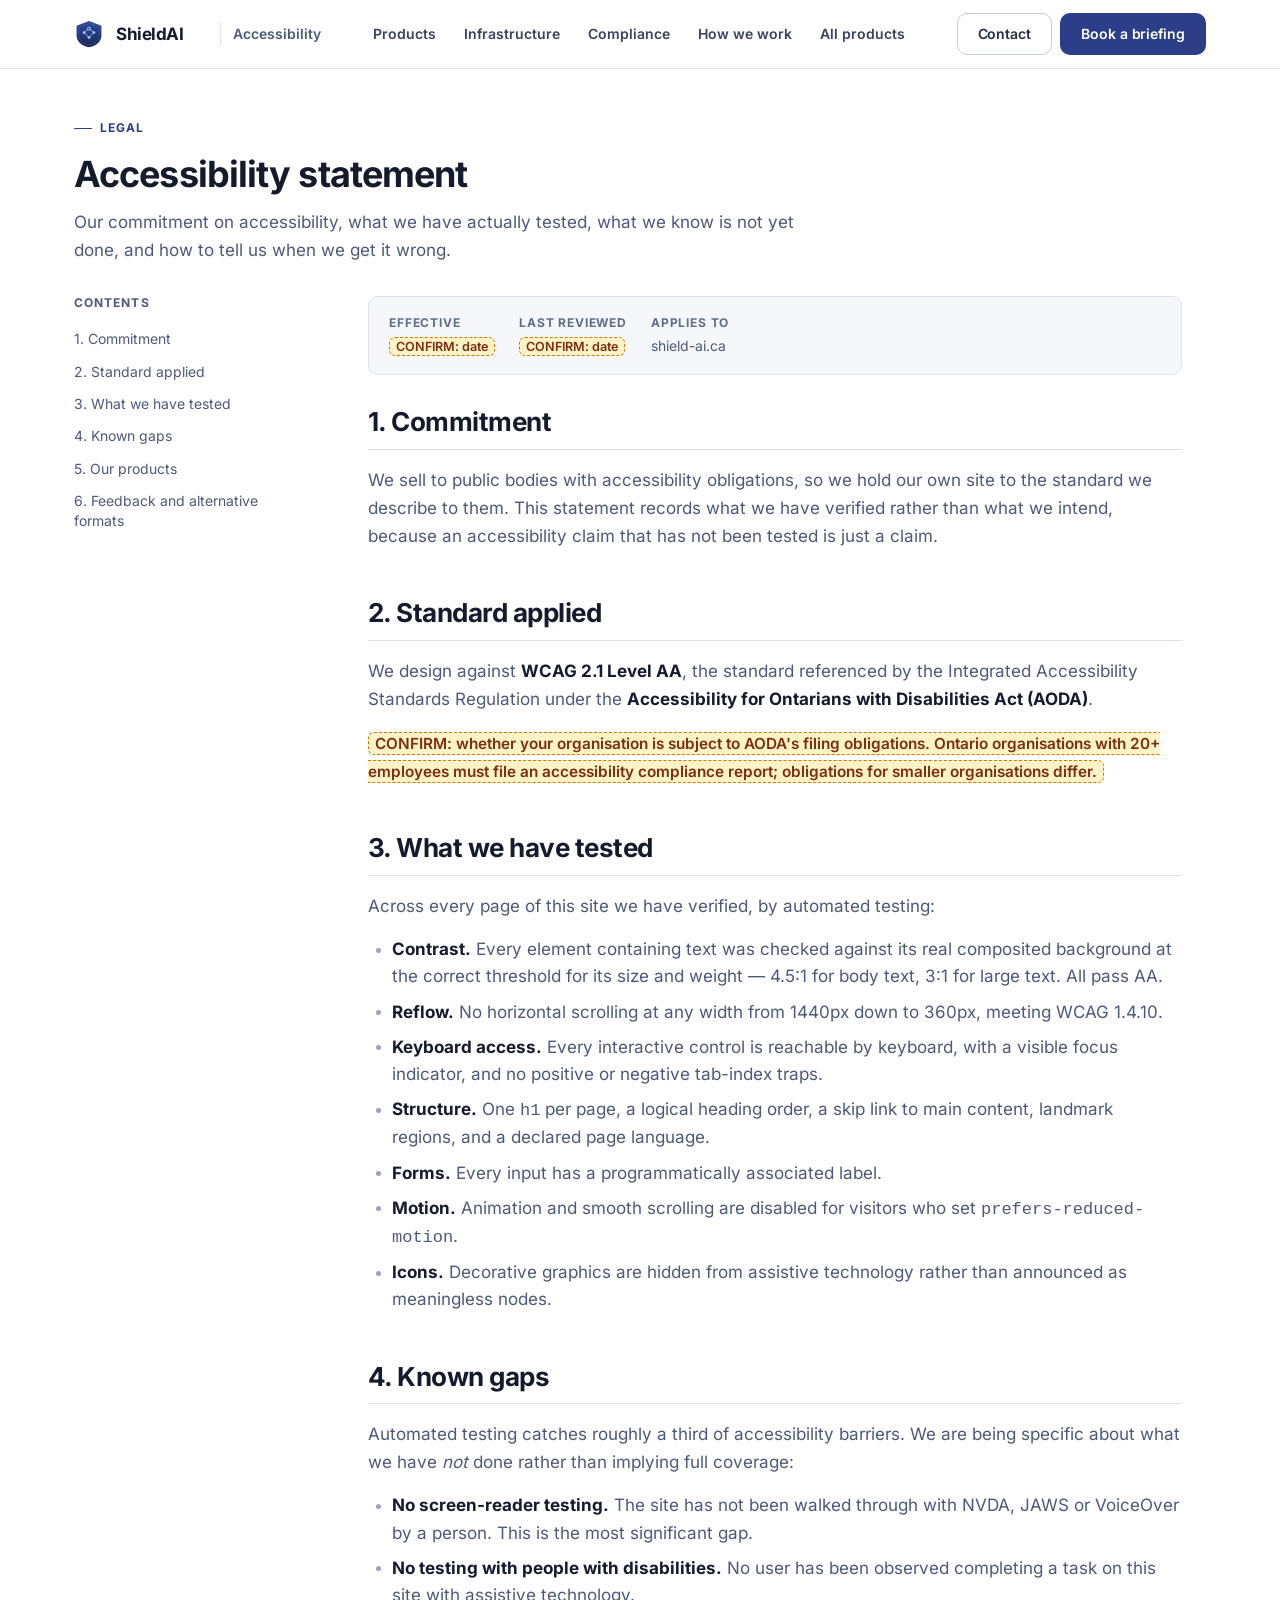
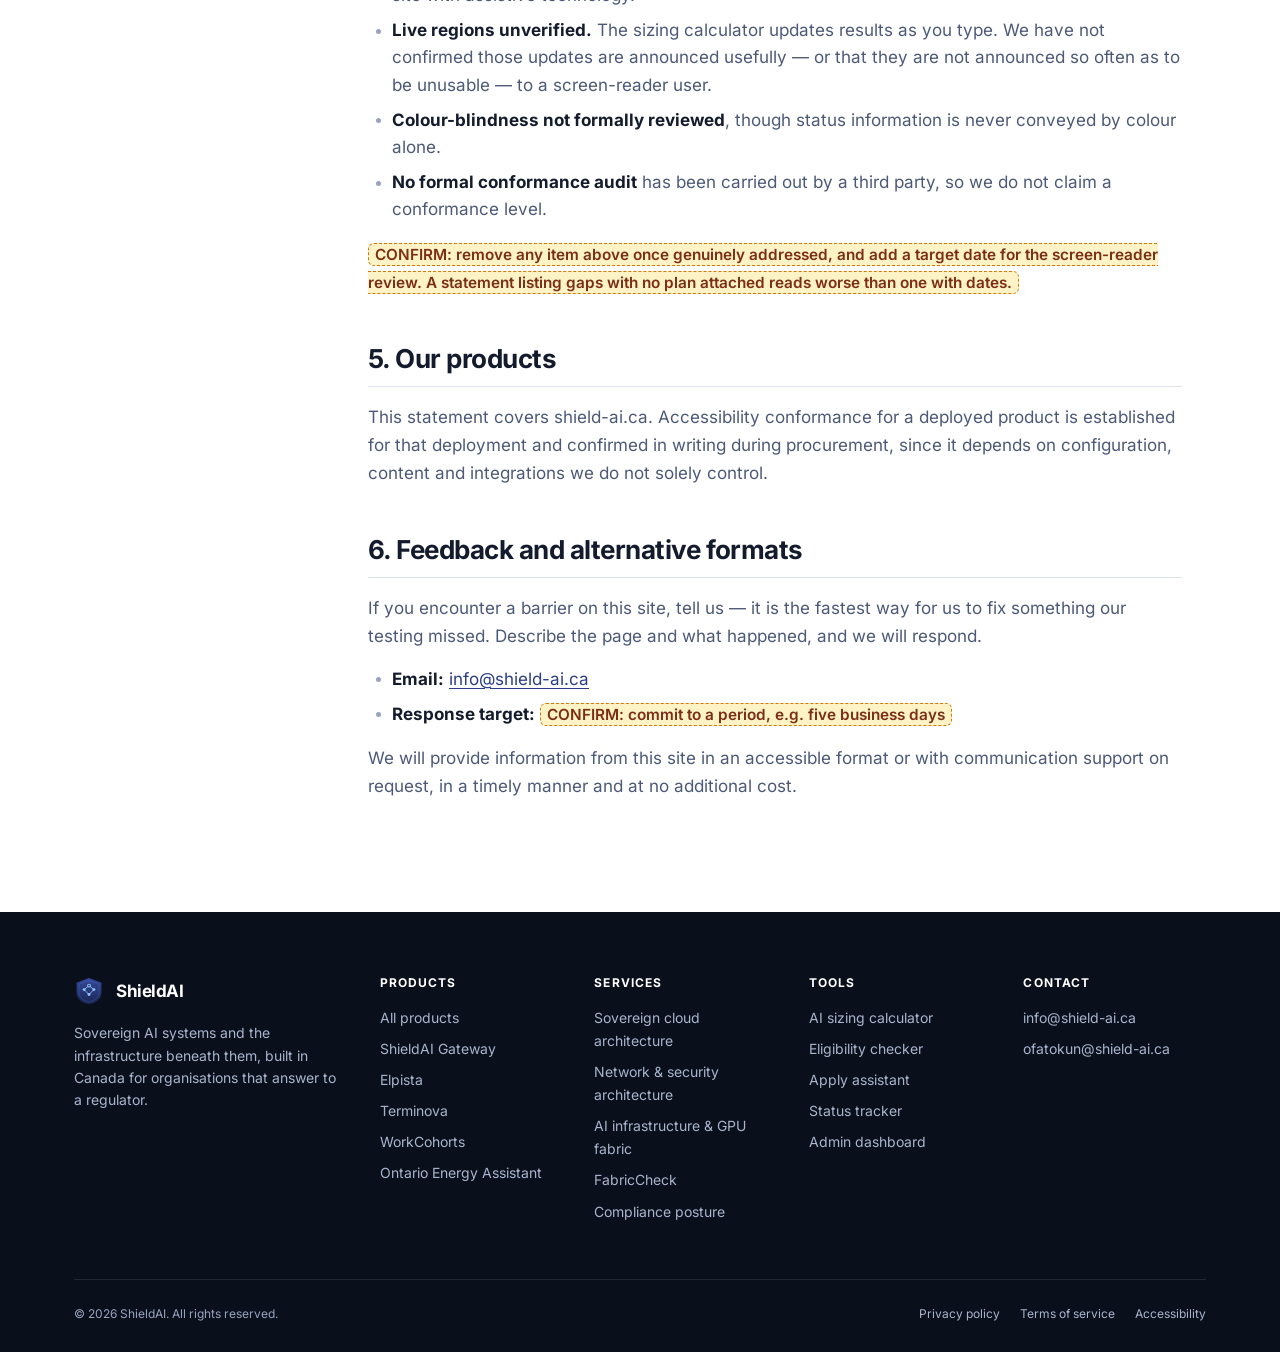
<file: accessibility.html>
<!DOCTYPE html>
<html lang="en">
<head>
<meta charset="UTF-8">
<meta name="viewport" content="width=device-width, initial-scale=1">
<title>Accessibility statement — ShieldAI</title>
<meta name="description" content="Our accessibility commitment for shield-ai.ca, what we have tested against WCAG 2.1 AA, and the gaps we know remain.">
<link rel="canonical" href="https://shield-ai.ca/accessibility.html">
<meta name="theme-color" content="#0a0f1c">
<meta name="robots" content="index, follow">
<link rel="icon" href="logo.svg" type="image/svg+xml">
<link rel="stylesheet" href="assets/shield.css">
</head>

<body>
<a class="skip-link" href="#main">Skip to content</a>

<!-- ══ Header ══════════════════════════════════════════════════════════ -->
<header class="site-header">
  <div class="wrap site-header__inner">
    <a class="brand" href="index.html">
      <svg class="brand__mark" viewBox="0 0 64 64" aria-hidden="true">
        <defs>
          <linearGradient id="hm" x1="32" y1="4" x2="32" y2="60" gradientUnits="userSpaceOnUse">
            <stop offset="0" stop-color="#35499C"/><stop offset="1" stop-color="#1B2653"/>
          </linearGradient>
        </defs>
        <path d="M32 4 5.5 14.2v20.3c0 12.4 8.3 21.6 26.5 25.5 18.2-3.9 26.5-13.1 26.5-25.5V14.2L32 4Z" fill="url(#hm)"/>
        <path d="M32 9.4 10.6 17.6v16.9c0 9.9 6.6 17.4 21.4 20.8 14.8-3.4 21.4-10.9 21.4-20.8V17.6L32 9.4Z" fill="none" stroke="#5AA9FF" stroke-opacity=".28" stroke-width="1.4"/>
        <g stroke="#8EC5FF" stroke-width="1.9" stroke-linecap="round" fill="none">
          <path d="M32 20.5 21.5 29M32 20.5 42.5 29M21.5 29 32 39.5M42.5 29 32 39.5"/>
        </g>
        <g fill="#8EC5FF">
          <circle cx="32" cy="20.5" r="4"/><circle cx="21.5" cy="29" r="3.1"/>
          <circle cx="42.5" cy="29" r="3.1"/><circle cx="32" cy="39.5" r="3.1"/>
        </g>
        <circle cx="32" cy="20.5" r="1.7" fill="#131B3B"/>
      </svg>
      <span>ShieldAI</span>
    </a>
    <span class="app-header__context">Accessibility</span>

    <nav class="nav" id="site-nav" aria-label="Primary">
      <a href="index.html#portfolio">Products</a>
      <a href="index.html#infrastructure">Infrastructure</a>
      <a href="index.html#compliance">Compliance</a>
      <a href="index.html#engage">How we work</a>
      <a href="products.html">All products</a>
    </nav>

    <div class="header-cta">
      <a class="btn btn--secondary" href="mailto:info@shield-ai.ca?subject=ShieldAI%20enquiry">Contact</a>
      <a class="btn btn--primary" href="mailto:info@shield-ai.ca?subject=ShieldAI%20briefing%20request&amp;body=Hi%2C%0D%0A%0D%0AI%27d%20like%20to%20book%20a%20technical%20briefing.%0D%0A%0D%0AName%3A%0D%0AOrganisation%3A%0D%0ARole%3A%0D%0AArea%20of%20interest%3A%0D%0ABest%20time%3A%0D%0A">
        Book a briefing
      </a>
    </div>

    <button class="nav-toggle" type="button" aria-expanded="false" aria-controls="site-nav">
      <span class="visually-hidden">Menu</span>
      <svg class="icon-open" viewBox="0 0 24 24" fill="none" stroke="currentColor" stroke-width="2" stroke-linecap="round" aria-hidden="true"><path d="M4 7h16M4 12h16M4 17h16"/></svg>
      <svg class="icon-close" viewBox="0 0 24 24" fill="none" stroke="currentColor" stroke-width="2" stroke-linecap="round" aria-hidden="true"><path d="M6 6l12 12M18 6 6 18"/></svg>
    </button>
  </div>
</header>

<script>
(function () {
  var btn = document.querySelector('.nav-toggle');
  var nav = document.getElementById('site-nav');
  if (!btn || !nav) return;

  function setOpen(open) {
    btn.setAttribute('aria-expanded', String(open));
    if (open) { nav.setAttribute('data-open', ''); }
    else { nav.removeAttribute('data-open'); }
  }

  btn.addEventListener('click', function () {
    setOpen(btn.getAttribute('aria-expanded') !== 'true');
  });

  // Close after choosing a destination, or on Escape
  nav.addEventListener('click', function (e) {
    if (e.target.closest('a')) setOpen(false);
  });
  document.addEventListener('keydown', function (e) {
    if (e.key === 'Escape' && btn.getAttribute('aria-expanded') === 'true') {
      setOpen(false); btn.focus();
    }
  });
  // Reset state if the viewport grows back to the desktop layout
  window.matchMedia('(min-width: 941px)').addEventListener('change', function (m) {
    if (m.matches) setOpen(false);
  });
})();
</script>
<main id="main">
<section class="app-main app-main--plain">
  <div class="wrap">

    <div class="page-head">
      <span class="eyebrow">Legal</span>
      <h1>Accessibility statement</h1>
      <p>
        Our commitment on accessibility, what we have actually tested, what we know is not
        yet done, and how to tell us when we get it wrong.
      </p>
    </div>

    <div class="legal">

      <nav class="legal__toc" aria-label="Contents">
        <h2>Contents</h2>
        <ol>
          <li><a href="#commitment">1. Commitment</a></li>
          <li><a href="#standard">2. Standard applied</a></li>
          <li><a href="#tested">3. What we have tested</a></li>
          <li><a href="#gaps">4. Known gaps</a></li>
          <li><a href="#products">5. Our products</a></li>
          <li><a href="#feedback">6. Feedback and alternative formats</a></li>
        </ol>
      </nav>

      <div class="legal__body">

        <div class="legal__meta">
          <div><strong>Effective</strong><mark class="todo">CONFIRM: date</mark></div>
          <div><strong>Last reviewed</strong><mark class="todo">CONFIRM: date</mark></div>
          <div><strong>Applies to</strong>shield-ai.ca</div>
        </div>

        <section id="commitment">
          <h2>1. Commitment</h2>
          <p>
            We sell to public bodies with accessibility obligations, so we hold our own site to the
            standard we describe to them. This statement records what we have verified rather than
            what we intend, because an accessibility claim that has not been tested is just a claim.
          </p>
        </section>

        <section id="standard">
          <h2>2. Standard applied</h2>
          <p>
            We design against <strong>WCAG 2.1 Level AA</strong>, the standard referenced by the
            Integrated Accessibility Standards Regulation under the <strong>Accessibility for
            Ontarians with Disabilities Act (AODA)</strong>.
          </p>
          <p>
            <mark class="todo">CONFIRM: whether your organisation is subject to AODA's filing
            obligations. Ontario organisations with 20+ employees must file an accessibility
            compliance report; obligations for smaller organisations differ.</mark>
          </p>
        </section>

        <section id="tested">
          <h2>3. What we have tested</h2>
          <p>Across every page of this site we have verified, by automated testing:</p>
          <ul>
            <li><strong>Contrast.</strong> Every element containing text was checked against its real
            composited background at the correct threshold for its size and weight — 4.5:1 for body
            text, 3:1 for large text. All pass AA.</li>
            <li><strong>Reflow.</strong> No horizontal scrolling at any width from 1440px down to
            360px, meeting WCAG 1.4.10.</li>
            <li><strong>Keyboard access.</strong> Every interactive control is reachable by keyboard,
            with a visible focus indicator, and no positive or negative tab-index traps.</li>
            <li><strong>Structure.</strong> One <code>h1</code> per page, a logical heading order, a
            skip link to main content, landmark regions, and a declared page language.</li>
            <li><strong>Forms.</strong> Every input has a programmatically associated label.</li>
            <li><strong>Motion.</strong> Animation and smooth scrolling are disabled for visitors who
            set <code>prefers-reduced-motion</code>.</li>
            <li><strong>Icons.</strong> Decorative graphics are hidden from assistive technology
            rather than announced as meaningless nodes.</li>
          </ul>
        </section>

        <section id="gaps">
          <h2>4. Known gaps</h2>
          <p>
            Automated testing catches roughly a third of accessibility barriers. We are being
            specific about what we have <em>not</em> done rather than implying full coverage:
          </p>
          <ul>
            <li><strong>No screen-reader testing.</strong> The site has not been walked through with
            NVDA, JAWS or VoiceOver by a person. This is the most significant gap.</li>
            <li><strong>No testing with people with disabilities.</strong> No user has been observed
            completing a task on this site with assistive technology.</li>
            <li><strong>Live regions unverified.</strong> The sizing calculator updates results as you
            type. We have not confirmed those updates are announced usefully — or that they are not
            announced so often as to be unusable — to a screen-reader user.</li>
            <li><strong>Colour-blindness not formally reviewed</strong>, though status information is
            never conveyed by colour alone.</li>
            <li><strong>No formal conformance audit</strong> has been carried out by a third party, so
            we do not claim a conformance level.</li>
          </ul>
          <p>
            <mark class="todo">CONFIRM: remove any item above once genuinely addressed, and add a
            target date for the screen-reader review. A statement listing gaps with no plan attached
            reads worse than one with dates.</mark>
          </p>
        </section>

        <section id="products">
          <h2>5. Our products</h2>
          <p>
            This statement covers shield-ai.ca. Accessibility conformance for a deployed product is
            established for that deployment and confirmed in writing during procurement, since it
            depends on configuration, content and integrations we do not solely control.
          </p>
        </section>

        <section id="feedback">
          <h2>6. Feedback and alternative formats</h2>
          <p>
            If you encounter a barrier on this site, tell us — it is the fastest way for us to fix
            something our testing missed. Describe the page and what happened, and we will respond.
          </p>
          <ul>
            <li><strong>Email:</strong> <a href="mailto:info@shield-ai.ca?subject=Accessibility%20feedback">info@shield-ai.ca</a></li>
            <li><strong>Response target:</strong> <mark class="todo">CONFIRM: commit to a period, e.g.
            five business days</mark></li>
          </ul>
          <p>
            We will provide information from this site in an accessible format or with communication
            support on request, in a timely manner and at no additional cost.
          </p>
        </section>

      </div>
    </div>
  </div>
</section>
</main>

<!-- ══ Footer ══════════════════════════════════════════════════════════ -->
<footer class="site-footer">
  <div class="wrap">
    <div class="footer-grid">

      <div class="footer-brand">
        <span class="brand">
          <svg class="brand__mark" viewBox="0 0 64 64" aria-hidden="true">
            <defs>
              <linearGradient id="fm" x1="32" y1="4" x2="32" y2="60" gradientUnits="userSpaceOnUse">
                <stop offset="0" stop-color="#35499C"/><stop offset="1" stop-color="#1B2653"/>
              </linearGradient>
            </defs>
            <path d="M32 4 5.5 14.2v20.3c0 12.4 8.3 21.6 26.5 25.5 18.2-3.9 26.5-13.1 26.5-25.5V14.2L32 4Z" fill="url(#fm)"/>
            <path d="M32 9.4 10.6 17.6v16.9c0 9.9 6.6 17.4 21.4 20.8 14.8-3.4 21.4-10.9 21.4-20.8V17.6L32 9.4Z" fill="none" stroke="#5AA9FF" stroke-opacity=".28" stroke-width="1.4"/>
            <g stroke="#8EC5FF" stroke-width="1.9" stroke-linecap="round" fill="none">
              <path d="M32 20.5 21.5 29M32 20.5 42.5 29M21.5 29 32 39.5M42.5 29 32 39.5"/>
            </g>
            <g fill="#8EC5FF">
              <circle cx="32" cy="20.5" r="4"/><circle cx="21.5" cy="29" r="3.1"/>
              <circle cx="42.5" cy="29" r="3.1"/><circle cx="32" cy="39.5" r="3.1"/>
            </g>
            <circle cx="32" cy="20.5" r="1.7" fill="#131B3B"/>
          </svg>
          <span>ShieldAI</span>
        </span>
        <p>Sovereign AI systems and the infrastructure beneath them, built in Canada for organisations that answer to a regulator.</p>
      </div>

      <div>
        <h4>Products</h4>
        <ul>
          <li><a href="products.html">All products</a></li>
          <li><a href="gateway.html">ShieldAI Gateway</a></li>
          <li><a href="https://elpista.com" target="_blank" rel="noopener">Elpista</a></li>
          <li><a href="https://terminova.io" target="_blank" rel="noopener">Terminova</a></li>
          <li><a href="https://workcohorts.com" target="_blank" rel="noopener">WorkCohorts</a></li>
          <li><a href="ontario-energy-demo.html">Ontario Energy Assistant</a></li>
        </ul>
      </div>

      <div>
        <h4>Services</h4>
        <ul>
          <li><a href="index.html#infrastructure">Sovereign cloud architecture</a></li>
          <li><a href="index.html#infrastructure">Network &amp; security architecture</a></li>
          <li><a href="index.html#infrastructure">AI infrastructure &amp; GPU fabric</a></li>
          <li><a href="index.html#fabriccheck">FabricCheck</a></li>
          <li><a href="index.html#compliance">Compliance posture</a></li>
        </ul>
      </div>

      <div>
        <h4>Tools</h4>
        <ul>
          <li><a href="sizing.html">AI sizing calculator</a></li>
          <li><a href="eligibility-checker.html">Eligibility checker</a></li>
          <li><a href="apply-assistant.html">Apply assistant</a></li>
          <li><a href="status-tracker.html">Status tracker</a></li>
          <li><a href="admin-dashboard.html">Admin dashboard</a></li>
        </ul>
      </div>

      <div>
        <h4>Contact</h4>
        <ul>
          <li><a href="mailto:info@shield-ai.ca">info@shield-ai.ca</a></li>
          <li><a href="mailto:ofatokun@shield-ai.ca">ofatokun@shield-ai.ca</a></li>
        </ul>
      </div>

    </div>

    <div class="footer-bottom">
      <p>&copy; 2026 ShieldAI. All rights reserved.</p>
      <nav aria-label="Legal">
        <a href="privacy.html">Privacy policy</a>
        <a href="terms.html">Terms of service</a>
        <a href="accessibility.html">Accessibility</a>
      </nav>
    </div>
  </div>
</footer>
</body>
</html>
</file>
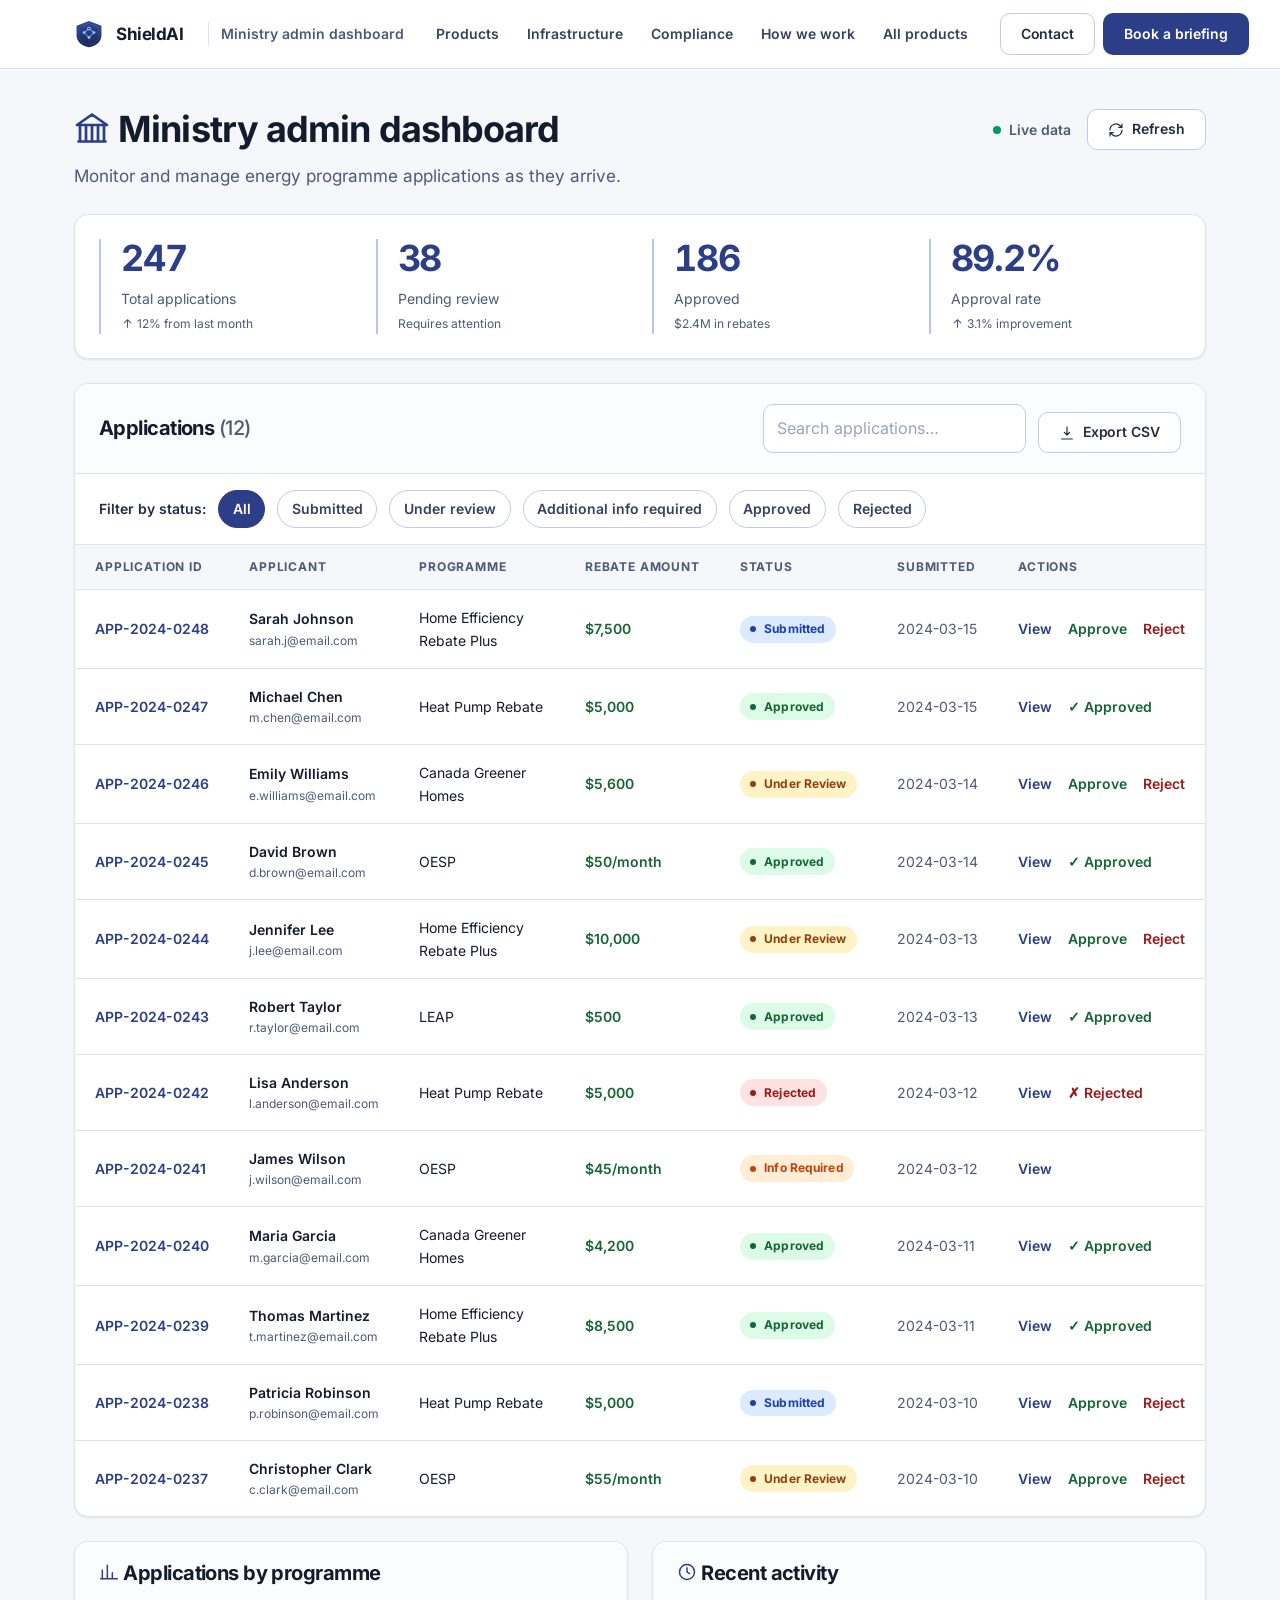
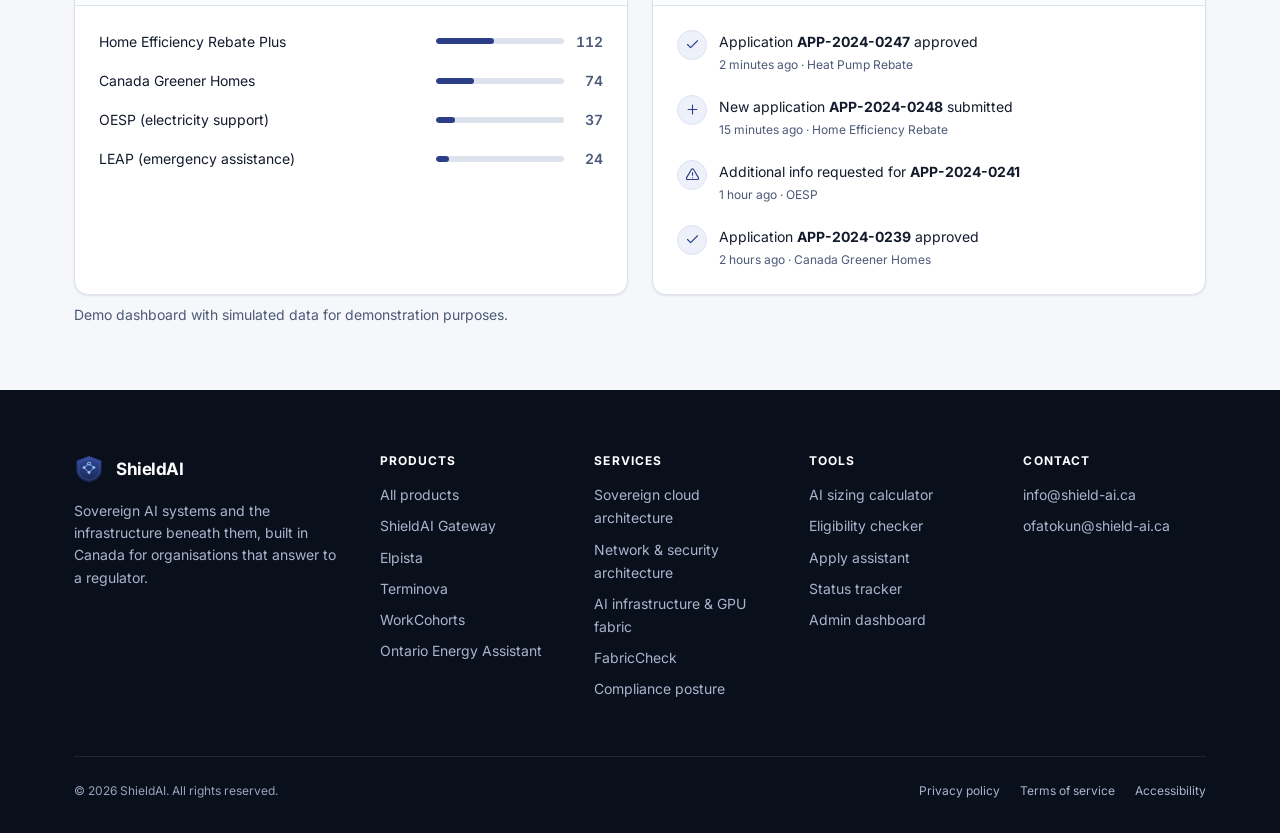
<file: admin-dashboard.html>
<!DOCTYPE html>
<html lang="en">
<head>
<meta charset="UTF-8">
<meta name="viewport" content="width=device-width, initial-scale=1">
<title>Ministry admin dashboard — ShieldAI</title>
<meta name="description" content="Ministry admin dashboard for Ontario energy programme applications — filter, search and review submissions with a full decision trail.">
<link rel="icon" href="logo.svg" type="image/svg+xml">
<link rel="stylesheet" href="assets/shield.css">
<style>
  /* Page-unique only. Everything else comes from shield.css.
     Signal hexes below are the .status--* values from shield.css: the class
     names are generated by the page script and cannot be renamed. */

  /* --- Status pills — original class names, shield.css appearance --------- */
  .status-draft, .status-submitted, .status-under_review, .status-additional_info,
  .status-approved, .status-rejected, .status-paid {
    display: inline-flex; align-items: center; gap: var(--s-2);
    padding: 0.2rem 0.65rem;
    font-size: var(--t-xs); font-weight: 620; letter-spacing: .01em;
    line-height: 1.7;
    border-radius: var(--r-full);
    white-space: nowrap;
  }
  .status-draft::before, .status-submitted::before, .status-under_review::before,
  .status-additional_info::before, .status-approved::before, .status-rejected::before,
  .status-paid::before {
    content: ""; width: 6px; height: 6px; flex: none;
    border-radius: 50%; background: currentColor;
  }
  .status-draft           { color: #374151; background: #f3f4f6; }
  .status-submitted       { color: #1e40af; background: #dbeafe; }
  .status-under_review    { color: #92400e; background: #fef3c7; }
  .status-additional_info { color: #c2410c; background: #ffedd5; }
  .status-approved        { color: #166534; background: #dcfce7; }
  .status-rejected        { color: #991b1b; background: #fee2e2; }
  .status-paid            { color: #6b21a8; background: #f3e8ff; }

  /* --- Filter buttons: the script marks the current filter with these
         legacy class names instead of .active, so both map to one state. --- */
  .filter-btn.active, .filter-btn.bg-green-600 {
    color: #fff; background: var(--b-600); border-color: var(--b-600);
  }
  .filter-btn.active:hover, .filter-btn.bg-green-600:hover {
    color: #fff; background: var(--b-700); border-color: var(--b-700);
  }

  /* --- Modal: the script toggles a .hidden class, not the attribute ------- */
  .modal-backdrop.hidden { display: none; }

  /* The context label competes with the nav for the header row; keep both
     on one line rather than letting the links wrap. */
  .site-header__inner { gap: var(--s-5); }
  .nav a, .app-header__context { white-space: nowrap; }

  /* --- Dashboard head ----------------------------------------------------- */
  .dash-head {
    display: flex; align-items: flex-start; justify-content: space-between;
    gap: var(--s-5); flex-wrap: wrap;
  }
  .dash-head .page-head { margin-bottom: 0; }
  .dash-actions { display: flex; align-items: center; gap: var(--s-4); flex-wrap: wrap; }
  .live {
    display: inline-flex; align-items: center; gap: var(--s-2);
    font-size: var(--t-sm); font-weight: 560; color: var(--text-muted);
  }
  .live__dot {
    width: 8px; height: 8px; flex: none; border-radius: 50%;
    background: var(--ok-600);
    animation: live-pulse 1.8s var(--ease) infinite;
  }
  @keyframes live-pulse { 0%, 100% { opacity: 1; } 50% { opacity: .35; } }

  .head-icon {
    display: inline-block; vertical-align: -0.1em;
    width: 1em; height: 1em; color: var(--b-600);
  }
  .stat__note { margin-top: var(--s-1); font-size: var(--t-xs); color: var(--text-muted); }
  .stat__note svg { display: inline-block; vertical-align: -0.15em; width: 13px; height: 13px; }

  .toolbar__label { font-size: var(--t-sm); font-weight: 600; color: var(--n-800); }
  .count { font-weight: 500; color: var(--text-muted); }
  .search-row { display: flex; align-items: flex-end; gap: var(--s-3); flex-wrap: wrap; }
  .search-row .field { flex: 1 1 190px; margin-bottom: 0; }

  /* --- Programme meters --------------------------------------------------- */
  .meters { display: grid; gap: var(--s-4); }
  .meter { display: flex; align-items: center; justify-content: space-between; gap: var(--s-4); }
  .meter__name { flex: 1 1 auto; min-width: 0; font-size: var(--t-sm); }
  .meter__right { display: flex; align-items: center; gap: var(--s-3); flex: none; }
  .meter__track {
    width: clamp(56px, 20vw, 128px); height: 6px;
    background: var(--n-200); border-radius: var(--r-full); overflow: hidden;
  }
  .meter__fill { display: block; height: 100%; background: var(--b-600); border-radius: var(--r-full); }
  .meter__value {
    font-size: var(--t-sm); font-weight: 600; font-variant-numeric: tabular-nums;
    color: var(--text-muted); min-width: 3ch; text-align: right;
  }

  /* --- Activity feed — hanging icon, normal flow (see CONVENTIONS rule 5) -- */
  .activity { display: grid; gap: var(--s-5); }
  .activity li { position: relative; padding-left: 42px; font-size: var(--t-sm); }
  .activity__icon {
    position: absolute; left: 0; top: 0;
    display: grid; place-items: center;
    width: 30px; height: 30px;
    border-radius: var(--r-full);
    color: var(--b-600); background: var(--b-50); border: 1px solid var(--b-100);
  }
  .activity__icon svg { width: 15px; height: 15px; }
  .activity__meta { display: block; font-size: var(--t-xs); color: var(--text-muted); margin-top: 2px; }

  /* --- Support for markup the page script writes with innerHTML ------------
         These class names come from the script and cannot be changed, so they
         are mapped onto tokens here rather than left inert. ----------------- */
  #applicationsTable .text-xs  { font-size: var(--t-xs); }
  #applicationsTable .text-sm  { font-size: var(--t-sm); }
  #applicationsTable .font-medium { font-weight: 600; }
  #applicationsTable .whitespace-nowrap { white-space: nowrap; }
  #applicationsTable .cursor-pointer { cursor: pointer; }
  #applicationsTable .text-gray-900 { color: var(--text); }
  #applicationsTable .text-gray-500 { color: var(--text-muted); }
  #applicationsTable .text-blue-600 { color: var(--b-600); }
  #applicationsTable .text-green-600 { color: #166534; font-weight: 600; }
  #applicationsTable .text-red-600 { color: #991b1b; font-weight: 600; }
  #applicationsTable .space-x-2 > * + * { margin-left: var(--s-3); }
  #applicationsTable button {
    padding: 0; border: 0; background: none;
    font: inherit; font-size: var(--t-sm); font-weight: 600;
    color: var(--b-600); cursor: pointer;
  }
  #applicationsTable button:hover { text-decoration: underline; }

  #modalContent .space-y-6 > * + * { margin-top: var(--s-6); }
  #modalContent .space-y-2 > * + * { margin-top: var(--s-2); }
  #modalContent .grid-cols-2 {
    display: grid; gap: var(--s-4);
    grid-template-columns: repeat(auto-fit, minmax(min(100%, 180px), 1fr));
  }
  #modalContent .border-t { border-top: 1px solid var(--border); }
  #modalContent .pt-4 { padding-top: var(--s-5); }
  #modalContent .mt-1 { margin-top: var(--s-1); }
  #modalContent .mt-3 { margin-top: var(--s-3); }
  #modalContent .mb-2 { margin-bottom: var(--s-2); }
  #modalContent .p-3 { padding: var(--s-3); }
  #modalContent .p-4 { padding: var(--s-4); }
  #modalContent .rounded-lg { border-radius: var(--r-md); }
  #modalContent .bg-gray-50, #modalContent .bg-blue-50,
  #modalContent .bg-green-50, #modalContent .bg-purple-50 {
    background: var(--surface-sunken); border: 1px solid var(--border);
  }
  #modalContent .text-xs { font-size: var(--t-xs); }
  #modalContent .text-sm { font-size: var(--t-sm); }
  #modalContent .text-lg { font-size: var(--t-lg); }
  #modalContent .text-xl { font-size: var(--t-xl); }
  #modalContent .font-medium { font-weight: 600; }
  #modalContent .font-semibold { font-weight: 620; }
  #modalContent .font-bold { font-weight: 700; }
  #modalContent .text-gray-500, #modalContent .text-gray-600 { color: var(--text-muted); }
  #modalContent .text-gray-900 { color: var(--text); }
  #modalContent .text-blue-600, #modalContent .text-purple-600 { color: var(--b-600); }
  #modalContent .text-green-600 { color: #166534; }
  #modalContent h4 { letter-spacing: .07em; text-transform: uppercase; }
  #modalContent .items-center { display: flex; align-items: center; }
  #modalContent .gap-3 { gap: var(--s-3); }
  #modalContent .w-2 { width: 8px; height: 8px; flex: none; border-radius: 50%; }
  #modalContent .bg-green-500 { background: var(--ok-600); }
  #modalContent .bg-blue-500  { background: var(--b-600); }
  #modalContent .flex.gap-3 { display: flex; gap: var(--s-3); flex-wrap: wrap; }
  #modalContent .flex-1 {
    flex: 1 1 180px;
    padding: 0.7rem 1.25rem;
    font: inherit; font-size: var(--t-sm); font-weight: 620;
    border-radius: var(--r-md); border: 1px solid transparent; cursor: pointer;
  }
  #modalContent .bg-green-600 { color: #fff; background: var(--b-600); }
  #modalContent .bg-green-600:hover { background: var(--b-700); }
  #modalContent .bg-red-600 { color: #991b1b; background: #fee2e2; border-color: #fecaca; }
  #modalContent .bg-red-600:hover { background: #fecaca; }
</style>
</head>

<body>
<a class="skip-link" href="#main">Skip to content</a>

<!-- ══ Header ══════════════════════════════════════════════════════════ -->
<header class="site-header">
  <div class="wrap site-header__inner">
    <a class="brand" href="index.html">
      <svg class="brand__mark" viewBox="0 0 64 64" aria-hidden="true">
        <defs>
          <linearGradient id="hm" x1="32" y1="4" x2="32" y2="60" gradientUnits="userSpaceOnUse">
            <stop offset="0" stop-color="#35499C"/><stop offset="1" stop-color="#1B2653"/>
          </linearGradient>
        </defs>
        <path d="M32 4 5.5 14.2v20.3c0 12.4 8.3 21.6 26.5 25.5 18.2-3.9 26.5-13.1 26.5-25.5V14.2L32 4Z" fill="url(#hm)"/>
        <path d="M32 9.4 10.6 17.6v16.9c0 9.9 6.6 17.4 21.4 20.8 14.8-3.4 21.4-10.9 21.4-20.8V17.6L32 9.4Z" fill="none" stroke="#5AA9FF" stroke-opacity=".28" stroke-width="1.4"/>
        <g stroke="#8EC5FF" stroke-width="1.9" stroke-linecap="round" fill="none">
          <path d="M32 20.5 21.5 29M32 20.5 42.5 29M21.5 29 32 39.5M42.5 29 32 39.5"/>
        </g>
        <g fill="#8EC5FF">
          <circle cx="32" cy="20.5" r="4"/><circle cx="21.5" cy="29" r="3.1"/>
          <circle cx="42.5" cy="29" r="3.1"/><circle cx="32" cy="39.5" r="3.1"/>
        </g>
        <circle cx="32" cy="20.5" r="1.7" fill="#131B3B"/>
      </svg>
      <span>ShieldAI</span>
    </a>
    <span class="app-header__context">Ministry admin dashboard</span>

    <nav class="nav" id="site-nav" aria-label="Primary">
      <a href="index.html#portfolio">Products</a>
      <a href="index.html#infrastructure">Infrastructure</a>
      <a href="index.html#compliance">Compliance</a>
      <a href="index.html#engage">How we work</a>
      <a href="products.html">All products</a>
    </nav>

    <div class="header-cta">
      <a class="btn btn--secondary" href="mailto:info@shield-ai.ca?subject=ShieldAI%20enquiry">Contact</a>
      <a class="btn btn--primary" href="mailto:info@shield-ai.ca?subject=ShieldAI%20briefing%20request&amp;body=Hi%2C%0D%0A%0D%0AI%27d%20like%20to%20book%20a%20technical%20briefing.%0D%0A%0D%0AName%3A%0D%0AOrganisation%3A%0D%0ARole%3A%0D%0AArea%20of%20interest%3A%0D%0ABest%20time%3A%0D%0A">
        Book a briefing
      </a>
    </div>

    <button class="nav-toggle" type="button" aria-expanded="false" aria-controls="site-nav">
      <span class="visually-hidden">Menu</span>
      <svg class="icon-open" viewBox="0 0 24 24" fill="none" stroke="currentColor" stroke-width="2" stroke-linecap="round" aria-hidden="true"><path d="M4 7h16M4 12h16M4 17h16"/></svg>
      <svg class="icon-close" viewBox="0 0 24 24" fill="none" stroke="currentColor" stroke-width="2" stroke-linecap="round" aria-hidden="true"><path d="M6 6l12 12M18 6 6 18"/></svg>
    </button>
  </div>
</header>

<script>
(function () {
  var btn = document.querySelector('.nav-toggle');
  var nav = document.getElementById('site-nav');
  if (!btn || !nav) return;

  function setOpen(open) {
    btn.setAttribute('aria-expanded', String(open));
    if (open) { nav.setAttribute('data-open', ''); }
    else { nav.removeAttribute('data-open'); }
  }

  btn.addEventListener('click', function () {
    setOpen(btn.getAttribute('aria-expanded') !== 'true');
  });

  // Close after choosing a destination, or on Escape
  nav.addEventListener('click', function (e) {
    if (e.target.closest('a')) setOpen(false);
  });
  document.addEventListener('keydown', function (e) {
    if (e.key === 'Escape' && btn.getAttribute('aria-expanded') === 'true') {
      setOpen(false); btn.focus();
    }
  });
  // Reset state if the viewport grows back to the desktop layout
  window.matchMedia('(min-width: 941px)').addEventListener('change', function (m) {
    if (m.matches) setOpen(false);
  });
})();
</script>

<main id="main" class="app-main">
  <div class="wrap">

    <!-- ══ Page head ═══════════════════════════════════════════════════ -->
    <div class="dash-head">
      <div class="page-head">
        <h1>
          <svg class="head-icon" viewBox="0 0 24 24" fill="none" stroke="currentColor" stroke-width="1.8" stroke-linecap="round" stroke-linejoin="round" aria-hidden="true"><path d="M3 21h18M4 21V10M20 21V10M8 21V10M12 21V10M16 21V10M2 10h20L12 3 2 10Z"/></svg>
          Ministry admin dashboard
        </h1>
        <p>Monitor and manage energy programme applications as they arrive.</p>
      </div>
      <div class="dash-actions">
        <span class="live"><span class="live__dot"></span> Live data</span>
        <button type="button" onclick="refreshData()" class="btn btn--secondary">
          <svg viewBox="0 0 24 24" fill="none" stroke="currentColor" stroke-width="1.8" stroke-linecap="round" stroke-linejoin="round" aria-hidden="true"><path d="M3 12a9 9 0 0 1 15.3-6.4L21 8M21 3v5h-5M21 12a9 9 0 0 1-15.3 6.4L3 16M3 21v-5h5"/></svg>
          Refresh
        </button>
      </div>
    </div>

    <!-- ══ Metrics ═════════════════════════════════════════════════════ -->
    <div class="panel mt-6">
      <div class="panel__body">
        <div class="stats">
          <div class="stat">
            <div class="stat__value" id="totalApps">247</div>
            <div class="stat__label">Total applications</div>
            <p class="stat__note">
              <svg viewBox="0 0 24 24" fill="none" stroke="currentColor" stroke-width="2" stroke-linecap="round" stroke-linejoin="round" aria-hidden="true"><path d="M12 19V5M6 11l6-6 6 6"/></svg>
              12% from last month
            </p>
          </div>
          <div class="stat">
            <div class="stat__value" id="pendingReview">38</div>
            <div class="stat__label">Pending review</div>
            <p class="stat__note">Requires attention</p>
          </div>
          <div class="stat">
            <div class="stat__value" id="approved">186</div>
            <div class="stat__label">Approved</div>
            <p class="stat__note">$2.4M in rebates</p>
          </div>
          <div class="stat">
            <div class="stat__value" id="approvalRate">89.2%</div>
            <div class="stat__label">Approval rate</div>
            <p class="stat__note">
              <svg viewBox="0 0 24 24" fill="none" stroke="currentColor" stroke-width="2" stroke-linecap="round" stroke-linejoin="round" aria-hidden="true"><path d="M12 19V5M6 11l6-6 6 6"/></svg>
              3.1% improvement
            </p>
          </div>
        </div>
      </div>
    </div>

    <!-- ══ Applications ════════════════════════════════════════════════ -->
    <div class="panel mt-6">
      <div class="panel__header">
        <h2>Applications <span class="count" id="appCount">(247)</span></h2>
        <div class="search-row">
          <div class="field">
            <label class="label visually-hidden" for="searchInput">Search applications</label>
            <input type="search" class="input" id="searchInput" placeholder="Search applications…" onkeyup="searchApplications()">
          </div>
          <button type="button" class="btn btn--secondary">
            <svg viewBox="0 0 24 24" fill="none" stroke="currentColor" stroke-width="1.8" stroke-linecap="round" stroke-linejoin="round" aria-hidden="true"><path d="M12 3v12M8 11l4 4 4-4M4 21h16"/></svg>
            Export CSV
          </button>
        </div>
      </div>

      <div class="toolbar">
        <span class="toolbar__label" id="filter-label">Filter by status:</span>
        <div class="btn-row" role="group" aria-labelledby="filter-label">
          <button type="button" onclick="filterApplications('all')" class="filter-btn bg-green-600 text-white" data-filter="all">All</button>
          <button type="button" onclick="filterApplications('submitted')" class="filter-btn bg-gray-100 text-gray-700" data-filter="submitted">Submitted</button>
          <button type="button" onclick="filterApplications('under_review')" class="filter-btn bg-gray-100 text-gray-700" data-filter="under_review">Under review</button>
          <button type="button" onclick="filterApplications('additional_info')" class="filter-btn bg-gray-100 text-gray-700" data-filter="additional_info">Additional info required</button>
          <button type="button" onclick="filterApplications('approved')" class="filter-btn bg-gray-100 text-gray-700" data-filter="approved">Approved</button>
          <button type="button" onclick="filterApplications('rejected')" class="filter-btn bg-gray-100 text-gray-700" data-filter="rejected">Rejected</button>
        </div>
      </div>

      <div class="table-wrap">
        <table class="table">
          <thead>
            <tr>
              <th scope="col">Application ID</th>
              <th scope="col">Applicant</th>
              <th scope="col">Programme</th>
              <th scope="col">Rebate amount</th>
              <th scope="col">Status</th>
              <th scope="col">Submitted</th>
              <th scope="col">Actions</th>
            </tr>
          </thead>
          <tbody id="applicationsTable">
            <!-- Applications will be inserted here by JavaScript -->
          </tbody>
        </table>
      </div>

      <div class="empty" id="noResults" hidden>
        <svg viewBox="0 0 24 24" fill="none" stroke="currentColor" stroke-width="1.6" stroke-linecap="round" stroke-linejoin="round" aria-hidden="true"><circle cx="11" cy="11" r="7"/><path d="m20 20-3.6-3.6"/></svg>
        <h3>No applications match</h3>
        <p>Clear the search box or choose a different status filter to see more results.</p>
      </div>
    </div>

    <!-- ══ Breakdown ═══════════════════════════════════════════════════ -->
    <div class="grid grid--2 mt-6">

      <div class="panel">
        <div class="panel__header">
          <h2>
            <svg class="head-icon" viewBox="0 0 24 24" fill="none" stroke="currentColor" stroke-width="1.8" stroke-linecap="round" stroke-linejoin="round" aria-hidden="true"><path d="M4 20V10M10 20V4M16 20v-7M22 20H2"/></svg>
            Applications by programme
          </h2>
        </div>
        <div class="panel__body">
          <div class="meters">
            <div class="meter">
              <span class="meter__name">Home Efficiency Rebate Plus</span>
              <span class="meter__right">
                <span class="meter__track"><span class="meter__fill" style="width:45%"></span></span>
                <span class="meter__value">112</span>
              </span>
            </div>
            <div class="meter">
              <span class="meter__name">Canada Greener Homes</span>
              <span class="meter__right">
                <span class="meter__track"><span class="meter__fill" style="width:30%"></span></span>
                <span class="meter__value">74</span>
              </span>
            </div>
            <div class="meter">
              <span class="meter__name">OESP (electricity support)</span>
              <span class="meter__right">
                <span class="meter__track"><span class="meter__fill" style="width:15%"></span></span>
                <span class="meter__value">37</span>
              </span>
            </div>
            <div class="meter">
              <span class="meter__name">LEAP (emergency assistance)</span>
              <span class="meter__right">
                <span class="meter__track"><span class="meter__fill" style="width:10%"></span></span>
                <span class="meter__value">24</span>
              </span>
            </div>
          </div>
        </div>
      </div>

      <div class="panel">
        <div class="panel__header">
          <h2>
            <svg class="head-icon" viewBox="0 0 24 24" fill="none" stroke="currentColor" stroke-width="1.8" stroke-linecap="round" stroke-linejoin="round" aria-hidden="true"><circle cx="12" cy="12" r="9"/><path d="M12 7v5l3 2"/></svg>
            Recent activity
          </h2>
        </div>
        <div class="panel__body">
          <ul class="activity">
            <li>
              <span class="activity__icon"><svg viewBox="0 0 24 24" fill="none" stroke="currentColor" stroke-width="1.8" stroke-linecap="round" stroke-linejoin="round" aria-hidden="true"><path d="M20 6 9 17l-5-5"/></svg></span>
              Application <strong>APP-2024-0247</strong> approved
              <span class="activity__meta">2 minutes ago · Heat Pump Rebate</span>
            </li>
            <li>
              <span class="activity__icon"><svg viewBox="0 0 24 24" fill="none" stroke="currentColor" stroke-width="1.8" stroke-linecap="round" stroke-linejoin="round" aria-hidden="true"><path d="M12 5v14M5 12h14"/></svg></span>
              New application <strong>APP-2024-0248</strong> submitted
              <span class="activity__meta">15 minutes ago · Home Efficiency Rebate</span>
            </li>
            <li>
              <span class="activity__icon"><svg viewBox="0 0 24 24" fill="none" stroke="currentColor" stroke-width="1.8" stroke-linecap="round" stroke-linejoin="round" aria-hidden="true"><path d="M12 9v4M12 17h.01M10.3 3.9 2.6 17a2 2 0 0 0 1.7 3h15.4a2 2 0 0 0 1.7-3L13.7 3.9a2 2 0 0 0-3.4 0Z"/></svg></span>
              Additional info requested for <strong>APP-2024-0241</strong>
              <span class="activity__meta">1 hour ago · OESP</span>
            </li>
            <li>
              <span class="activity__icon"><svg viewBox="0 0 24 24" fill="none" stroke="currentColor" stroke-width="1.8" stroke-linecap="round" stroke-linejoin="round" aria-hidden="true"><path d="M20 6 9 17l-5-5"/></svg></span>
              Application <strong>APP-2024-0239</strong> approved
              <span class="activity__meta">2 hours ago · Canada Greener Homes</span>
            </li>
          </ul>
        </div>
      </div>

    </div>

    <p class="hint mt-6">Demo dashboard with simulated data for demonstration purposes.</p>

  </div>
</main>

<!-- ══ Application detail modal ════════════════════════════════════════ -->
<div id="appModal" class="modal-backdrop hidden">
  <div class="modal" role="dialog" aria-labelledby="modalTitle">
    <div class="modal__header">
      <h3 id="modalTitle">Application details</h3>
      <button type="button" class="modal__close" onclick="closeModal()">
        <span class="visually-hidden">Close</span>
        <svg viewBox="0 0 24 24" fill="none" stroke="currentColor" stroke-width="1.8" stroke-linecap="round" stroke-linejoin="round" aria-hidden="true"><path d="M6 6l12 12M18 6 6 18"/></svg>
      </button>
    </div>
    <div class="modal__body" id="modalContent">
      <!-- Modal content will be inserted here -->
    </div>
  </div>
</div>

<!-- ══ Footer ══════════════════════════════════════════════════════════ -->
<footer class="site-footer">
  <div class="wrap">
    <div class="footer-grid">

      <div class="footer-brand">
        <span class="brand">
          <svg class="brand__mark" viewBox="0 0 64 64" aria-hidden="true">
            <defs>
              <linearGradient id="fm" x1="32" y1="4" x2="32" y2="60" gradientUnits="userSpaceOnUse">
                <stop offset="0" stop-color="#35499C"/><stop offset="1" stop-color="#1B2653"/>
              </linearGradient>
            </defs>
            <path d="M32 4 5.5 14.2v20.3c0 12.4 8.3 21.6 26.5 25.5 18.2-3.9 26.5-13.1 26.5-25.5V14.2L32 4Z" fill="url(#fm)"/>
            <path d="M32 9.4 10.6 17.6v16.9c0 9.9 6.6 17.4 21.4 20.8 14.8-3.4 21.4-10.9 21.4-20.8V17.6L32 9.4Z" fill="none" stroke="#5AA9FF" stroke-opacity=".28" stroke-width="1.4"/>
            <g stroke="#8EC5FF" stroke-width="1.9" stroke-linecap="round" fill="none">
              <path d="M32 20.5 21.5 29M32 20.5 42.5 29M21.5 29 32 39.5M42.5 29 32 39.5"/>
            </g>
            <g fill="#8EC5FF">
              <circle cx="32" cy="20.5" r="4"/><circle cx="21.5" cy="29" r="3.1"/>
              <circle cx="42.5" cy="29" r="3.1"/><circle cx="32" cy="39.5" r="3.1"/>
            </g>
            <circle cx="32" cy="20.5" r="1.7" fill="#131B3B"/>
          </svg>
          <span>ShieldAI</span>
        </span>
        <p>Sovereign AI systems and the infrastructure beneath them, built in Canada for organisations that answer to a regulator.</p>
      </div>

      <div>
        <h4>Products</h4>
        <ul>
          <li><a href="products.html">All products</a></li>
          <li><a href="gateway.html">ShieldAI Gateway</a></li>
          <li><a href="https://elpista.com" target="_blank" rel="noopener">Elpista</a></li>
          <li><a href="https://terminova.io" target="_blank" rel="noopener">Terminova</a></li>
          <li><a href="https://workcohorts.com" target="_blank" rel="noopener">WorkCohorts</a></li>
          <li><a href="ontario-energy-demo.html">Ontario Energy Assistant</a></li>
        </ul>
      </div>

      <div>
        <h4>Services</h4>
        <ul>
          <li><a href="index.html#infrastructure">Sovereign cloud architecture</a></li>
          <li><a href="index.html#infrastructure">Network &amp; security architecture</a></li>
          <li><a href="index.html#infrastructure">AI infrastructure &amp; GPU fabric</a></li>
          <li><a href="index.html#fabriccheck">FabricCheck</a></li>
          <li><a href="index.html#compliance">Compliance posture</a></li>
        </ul>
      </div>

      <div>
        <h4>Tools</h4>
        <ul>
          <li><a href="sizing.html">AI sizing calculator</a></li>
          <li><a href="eligibility-checker.html">Eligibility checker</a></li>
          <li><a href="apply-assistant.html">Apply assistant</a></li>
          <li><a href="status-tracker.html">Status tracker</a></li>
          <li><a href="admin-dashboard.html">Admin dashboard</a></li>
        </ul>
      </div>

      <div>
        <h4>Contact</h4>
        <ul>
          <li><a href="mailto:info@shield-ai.ca">info@shield-ai.ca</a></li>
          <li><a href="mailto:ofatokun@shield-ai.ca">ofatokun@shield-ai.ca</a></li>
        </ul>
      </div>

    </div>

    <div class="footer-bottom">
      <p>&copy; 2026 ShieldAI. All rights reserved.</p>
      <nav aria-label="Legal">
        <a href="privacy.html">Privacy policy</a>
        <a href="terms.html">Terms of service</a>
        <a href="accessibility.html">Accessibility</a>
      </nav>
    </div>
  </div>
</footer>

    <script>
        // Sample application data
        const applications = [
            { id: 'APP-2024-0248', name: 'Sarah Johnson', email: 'sarah.j@email.com', program: 'Home Efficiency Rebate Plus', rebate: '$7,500', status: 'submitted', date: '2024-03-15', income: '$72,000', property: 'Detached House', city: 'Toronto' },
            { id: 'APP-2024-0247', name: 'Michael Chen', email: 'm.chen@email.com', program: 'Heat Pump Rebate', rebate: '$5,000', status: 'approved', date: '2024-03-15', income: '$85,000', property: 'Semi-Detached', city: 'Ottawa' },
            { id: 'APP-2024-0246', name: 'Emily Williams', email: 'e.williams@email.com', program: 'Canada Greener Homes', rebate: '$5,600', status: 'under_review', date: '2024-03-14', income: '$68,000', property: 'Townhouse', city: 'Hamilton' },
            { id: 'APP-2024-0245', name: 'David Brown', email: 'd.brown@email.com', program: 'OESP', rebate: '$50/month', status: 'approved', date: '2024-03-14', income: '$32,000', property: 'Apartment', city: 'London' },
            { id: 'APP-2024-0244', name: 'Jennifer Lee', email: 'j.lee@email.com', program: 'Home Efficiency Rebate Plus', rebate: '$10,000', status: 'under_review', date: '2024-03-13', income: '$95,000', property: 'Detached House', city: 'Mississauga' },
            { id: 'APP-2024-0243', name: 'Robert Taylor', email: 'r.taylor@email.com', program: 'LEAP', rebate: '$500', status: 'approved', date: '2024-03-13', income: '$28,000', property: 'Apartment', city: 'Windsor' },
            { id: 'APP-2024-0242', name: 'Lisa Anderson', email: 'l.anderson@email.com', program: 'Heat Pump Rebate', rebate: '$5,000', status: 'rejected', date: '2024-03-12', income: '$120,000', property: 'Detached House', city: 'Oakville' },
            { id: 'APP-2024-0241', name: 'James Wilson', email: 'j.wilson@email.com', program: 'OESP', rebate: '$45/month', status: 'additional_info', date: '2024-03-12', income: '$35,000', property: 'Townhouse', city: 'Brampton' },
            { id: 'APP-2024-0240', name: 'Maria Garcia', email: 'm.garcia@email.com', program: 'Canada Greener Homes', rebate: '$4,200', status: 'approved', date: '2024-03-11', income: '$78,000', property: 'Semi-Detached', city: 'Markham' },
            { id: 'APP-2024-0239', name: 'Thomas Martinez', email: 't.martinez@email.com', program: 'Home Efficiency Rebate Plus', rebate: '$8,500', status: 'approved', date: '2024-03-11', income: '$82,000', property: 'Detached House', city: 'Vaughan' },
            { id: 'APP-2024-0238', name: 'Patricia Robinson', email: 'p.robinson@email.com', program: 'Heat Pump Rebate', rebate: '$5,000', status: 'submitted', date: '2024-03-10', income: '$65,000', property: 'Townhouse', city: 'Burlington' },
            { id: 'APP-2024-0237', name: 'Christopher Clark', email: 'c.clark@email.com', program: 'OESP', rebate: '$55/month', status: 'under_review', date: '2024-03-10', income: '$29,000', property: 'Apartment', city: 'Kitchener' }
        ];

        let currentFilter = 'all';

        function renderApplications(filter = 'all') {
            const tbody = document.getElementById('applicationsTable');
            let filteredApps = applications;
            
            if (filter !== 'all') {
                filteredApps = applications.filter(app => app.status === filter);
            }

            document.getElementById('appCount').textContent = `(${filteredApps.length})`;

            tbody.innerHTML = filteredApps.map(app => `
                <tr class="hover:bg-gray-50 transition app-row" data-status="${app.status}">
                    <td class="px-6 py-4 whitespace-nowrap text-sm font-medium text-blue-600 cursor-pointer" onclick="viewApplication('${app.id}')">${app.id}</td>
                    <td class="px-6 py-4 whitespace-nowrap">
                        <div class="text-sm font-medium text-gray-900">${app.name}</div>
                        <div class="text-xs text-gray-500">${app.email}</div>
                    </td>
                    <td class="px-6 py-4 text-sm text-gray-900">${app.program}</td>
                    <td class="px-6 py-4 text-sm font-medium text-green-600">${app.rebate}</td>
                    <td class="px-6 py-4 whitespace-nowrap">
                        <span class="px-3 py-1 inline-flex text-xs leading-5 font-semibold rounded-full status-${app.status}">
                            ${formatStatus(app.status)}
                        </span>
                    </td>
                    <td class="px-6 py-4 whitespace-nowrap text-sm text-gray-500">${app.date}</td>
                    <td class="px-6 py-4 whitespace-nowrap text-sm font-medium space-x-2">
                        <button onclick="viewApplication('${app.id}')" class="text-blue-600 hover:text-blue-900">View</button>
                        ${app.status === 'under_review' || app.status === 'submitted' ? `
                            <button onclick="approveApplication('${app.id}')" class="text-green-600 hover:text-green-900">Approve</button>
                            <button onclick="rejectApplication('${app.id}')" class="text-red-600 hover:text-red-900">Reject</button>
                        ` : ''}
                        ${app.status === 'approved' ? '<span class="text-green-600">✓ Approved</span>' : ''}
                        ${app.status === 'rejected' ? '<span class="text-red-600">✗ Rejected</span>' : ''}
                    </td>
                </tr>
            `).join('');
        }

        function formatStatus(status) {
            const statusMap = {
                'draft': 'Draft',
                'submitted': 'Submitted',
                'under_review': 'Under Review',
                'additional_info': 'Info Required',
                'approved': 'Approved',
                'rejected': 'Rejected',
                'paid': 'Paid'
            };
            return statusMap[status] || status;
        }

        function filterApplications(filter) {
            currentFilter = filter;
            document.querySelectorAll('.filter-btn').forEach(btn => {
                btn.classList.remove('bg-green-600', 'text-white');
                btn.classList.add('bg-gray-100', 'text-gray-700');
            });
            document.querySelector(`[data-filter="${filter}"]`).classList.remove('bg-gray-100', 'text-gray-700');
            document.querySelector(`[data-filter="${filter}"]`).classList.add('bg-green-600', 'text-white');
            renderApplications(filter);
        }

        function searchApplications() {
            const searchTerm = document.getElementById('searchInput').value.toLowerCase();
            const rows = document.querySelectorAll('.app-row');
            rows.forEach(row => {
                const text = row.textContent.toLowerCase();
                row.style.display = text.includes(searchTerm) ? '' : 'none';
            });
        }

        function viewApplication(id) {
            const app = applications.find(a => a.id === id);
            if (!app) return;

            document.getElementById('modalTitle').textContent = `Application ${app.id}`;
            document.getElementById('modalContent').innerHTML = `
                <div class="space-y-6">
                    <div class="grid grid-cols-2 gap-4">
                        <div>
                            <h4 class="text-sm font-medium text-gray-500">Applicant</h4>
                            <p class="text-lg font-semibold text-gray-900">${app.name}</p>
                            <p class="text-sm text-gray-600">${app.email}</p>
                        </div>
                        <div>
                            <h4 class="text-sm font-medium text-gray-500">Status</h4>
                            <span class="px-3 py-1 inline-flex text-sm font-semibold rounded-full status-${app.status}">
                                ${formatStatus(app.status)}
                            </span>
                        </div>
                    </div>

                    <div class="border-t pt-4">
                        <h4 class="text-sm font-medium text-gray-500 mb-2">Program Details</h4>
                        <div class="bg-gray-50 rounded-lg p-4">
                            <p class="font-semibold text-gray-900">${app.program}</p>
                            <p class="text-green-600 font-bold text-xl mt-1">${app.rebate}</p>
                        </div>
                    </div>

                    <div class="border-t pt-4">
                        <h4 class="text-sm font-medium text-gray-500 mb-2">Verified Information</h4>
                        <div class="grid grid-cols-2 gap-4">
                            <div class="bg-blue-50 rounded-lg p-3">
                                <p class="text-xs text-blue-600 font-medium">CRA Verified Income</p>
                                <p class="text-lg font-semibold text-gray-900">${app.income}</p>
                            </div>
                            <div class="bg-green-50 rounded-lg p-3">
                                <p class="text-xs text-green-600 font-medium">MPAC Property Type</p>
                                <p class="text-lg font-semibold text-gray-900">${app.property}</p>
                            </div>
                        </div>
                        <div class="mt-3 bg-purple-50 rounded-lg p-3">
                            <p class="text-xs text-purple-600 font-medium">Location</p>
                            <p class="text-lg font-semibold text-gray-900">${app.city}, Ontario</p>
                        </div>
                    </div>

                    <div class="border-t pt-4">
                        <h4 class="text-sm font-medium text-gray-500 mb-2">Timeline</h4>
                        <div class="space-y-2">
                            <div class="flex items-center gap-3">
                                <div class="w-2 h-2 bg-green-500 rounded-full"></div>
                                <span class="text-sm text-gray-600">Application submitted on ${app.date}</span>
                            </div>
                            ${app.status !== 'submitted' ? `
                            <div class="flex items-center gap-3">
                                <div class="w-2 h-2 bg-blue-500 rounded-full"></div>
                                <span class="text-sm text-gray-600">Under review started</span>
                            </div>
                            ` : ''}
                            ${app.status === 'approved' ? `
                            <div class="flex items-center gap-3">
                                <div class="w-2 h-2 bg-green-500 rounded-full"></div>
                                <span class="text-sm text-gray-600">Application approved</span>
                            </div>
                            ` : ''}
                        </div>
                    </div>

                    ${app.status === 'under_review' || app.status === 'submitted' ? `
                    <div class="border-t pt-4 flex gap-3">
                        <button onclick="approveApplication('${app.id}'); closeModal();" class="flex-1 bg-green-600 text-white py-3 rounded-lg font-semibold hover:bg-green-700 transition">
                            ✓ Approve Application
                        </button>
                        <button onclick="rejectApplication('${app.id}'); closeModal();" class="flex-1 bg-red-600 text-white py-3 rounded-lg font-semibold hover:bg-red-700 transition">
                            ✗ Reject Application
                        </button>
                    </div>
                    ` : ''}
                </div>
            `;
            document.getElementById('appModal').classList.remove('hidden');
            document.getElementById('appModal').classList.add('flex');
        }

        function closeModal() {
            document.getElementById('appModal').classList.add('hidden');
            document.getElementById('appModal').classList.remove('flex');
        }

        function approveApplication(id) {
            const app = applications.find(a => a.id === id);
            if (app) {
                app.status = 'approved';
                renderApplications(currentFilter);
                alert(`Application ${id} has been approved! Applicant will receive email notification.`);
            }
        }

        function rejectApplication(id) {
            const app = applications.find(a => a.id === id);
            if (app) {
                app.status = 'rejected';
                renderApplications(currentFilter);
                alert(`Application ${id} has been rejected.`);
            }
        }

        function refreshData() {
            renderApplications(currentFilter);
            alert('Data refreshed!');
        }

        // Initialize
        renderApplications();
    </script>

<script>
// Additions only — the dashboard script above is untouched.
// 1. Close the detail modal on Escape and on backdrop click.
// 2. Show the empty state when a filter or search leaves no visible rows.
(function () {
  var modal = document.getElementById('appModal');
  var tbody = document.getElementById('applicationsTable');
  var empty = document.getElementById('noResults');

  function isOpen() { return modal && !modal.classList.contains('hidden'); }

  if (modal) {
    modal.addEventListener('click', function (e) {
      if (e.target === modal) closeModal();
    });
    document.addEventListener('keydown', function (e) {
      if (e.key === 'Escape' && isOpen()) closeModal();
    });
  }

  if (tbody && empty) {
    var syncEmpty = function () {
      var visible = 0;
      var rows = tbody.querySelectorAll('.app-row');
      for (var i = 0; i < rows.length; i++) {
        if (rows[i].style.display !== 'none') visible++;
      }
      empty.hidden = visible > 0;
    };
    new MutationObserver(syncEmpty).observe(tbody, {
      childList: true, subtree: true, attributes: true, attributeFilter: ['style']
    });
    syncEmpty();
  }
})();
</script>

</body>
</html>
</file>
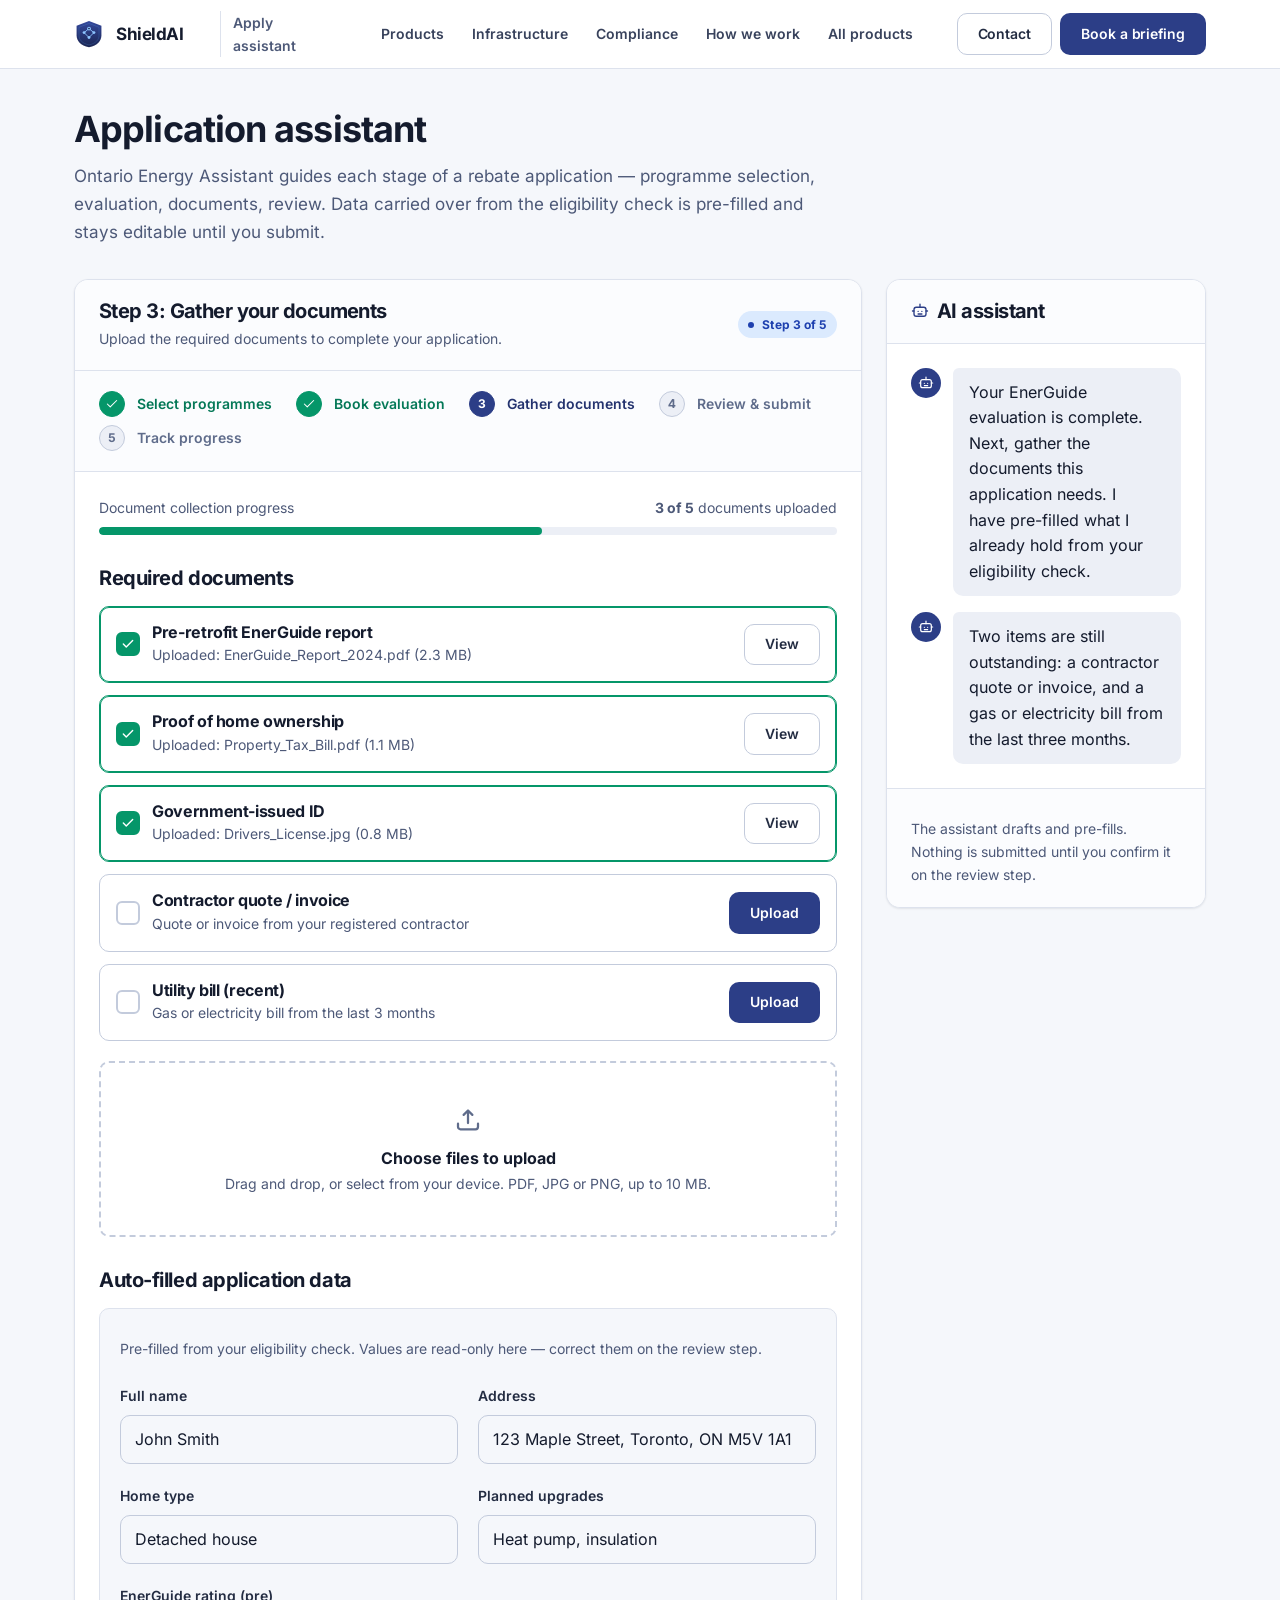
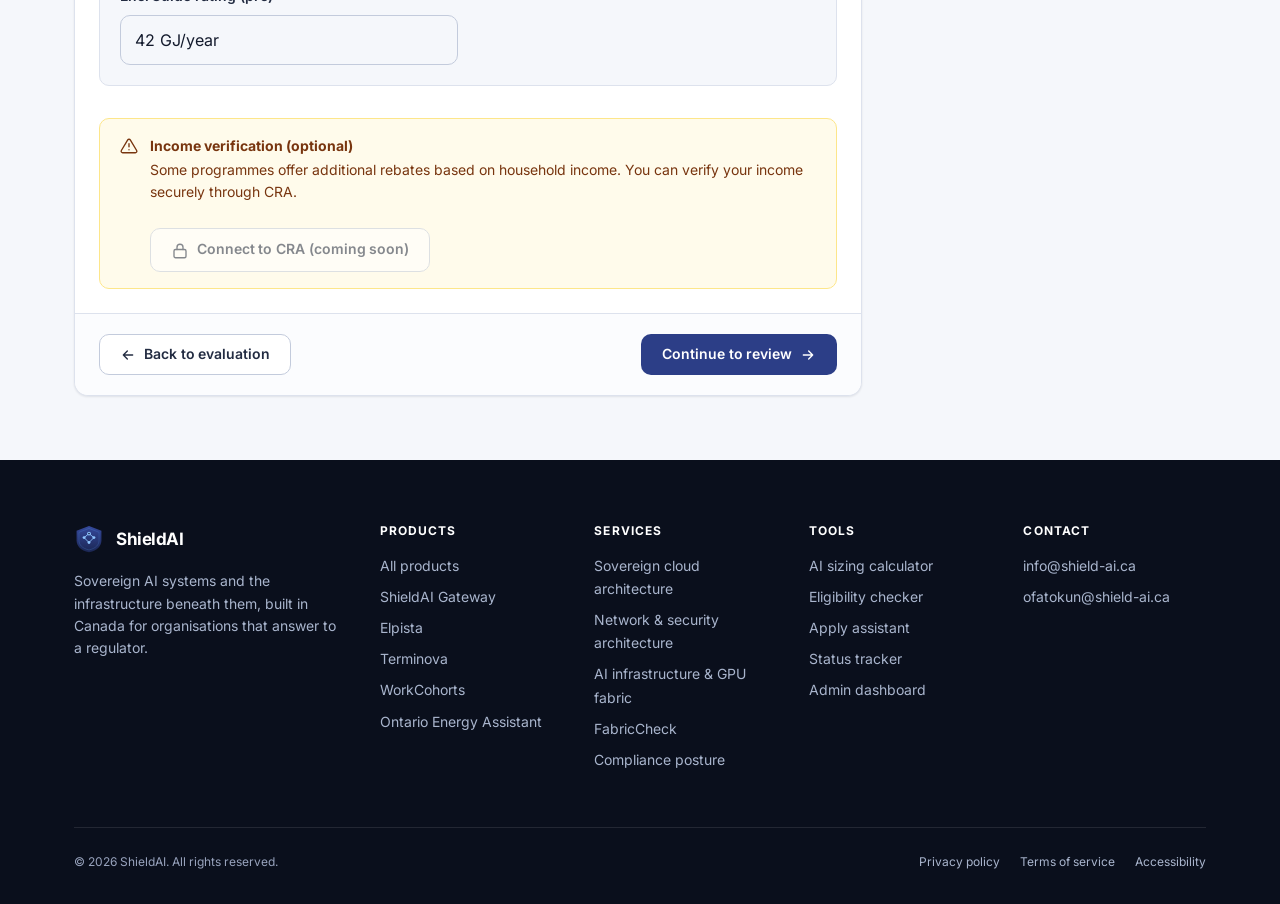
<file: apply-assistant.html>
<!DOCTYPE html>
<html lang="en">
<head>
<meta charset="UTF-8">
<meta name="viewport" content="width=device-width, initial-scale=1">
<title>Apply assistant — ShieldAI</title>
<meta name="description" content="AI-guided application flow for Ontario energy rebate programmes. Gather the required documents, check the pre-filled data and submit.">
<link rel="icon" href="logo.svg" type="image/svg+xml">
<link rel="stylesheet" href="assets/shield.css">
<style>
  /* Page-unique only. Everything else comes from assets/shield.css. */

  /* Two-panel shell: application flow, with the assistant beside it.
     Below 900px it stacks and the assistant follows the main content. */
  .app-layout {
    display: grid;
    gap: var(--s-6);
    grid-template-columns: minmax(0, 1fr) 320px;
    align-items: start;
  }
  @media (max-width: 900px) {
    .app-layout { grid-template-columns: minmax(0, 1fr); }
  }

  .panel__header p { margin-top: var(--s-1); font-size: var(--t-sm); color: var(--text-muted); }
  .sub-head { margin-bottom: var(--s-4); font-size: var(--t-lg); }
  .panel-actions { justify-content: space-between; }

  /* Stepper entries are buttons so the flow is keyboard reachable */
  .step-btn {
    display: inline-flex; align-items: center; gap: var(--s-3);
    padding: 0; font: inherit; font-size: var(--t-sm); font-weight: 560;
    color: inherit; background: none; border: 0; cursor: pointer;
  }
  .step-btn:hover .step-info { text-decoration: underline; }
  .stepper__dot svg { width: 14px; height: 14px; }

  /* Progress meter */
  .progress-section { margin-bottom: var(--s-8); }
  .progress-header {
    display: flex; flex-wrap: wrap; justify-content: space-between;
    gap: var(--s-1) var(--s-4);
    margin-bottom: var(--s-2);
    font-size: var(--t-sm); color: var(--text-muted);
  }
  .progress-bar { height: 8px; background: var(--n-100); border-radius: var(--r-full); overflow: hidden; }
  .progress-fill { height: 100%; background: var(--ok-600); border-radius: var(--r-full); transition: width .5s var(--ease); }

  /* Checklist rows reuse .choice without its selectable affordances */
  .doc-item { align-items: center; cursor: default; }
  .doc-item:hover { border-color: var(--border-strong); background: var(--surface); }
  .doc-item.uploaded, .doc-item.uploaded:hover {
    border-color: var(--ok-600); box-shadow: inset 0 0 0 1px var(--ok-600);
  }
  .doc-checkbox {
    display: grid; place-items: center; flex: none;
    width: 24px; height: 24px;
    font-size: var(--t-sm); font-weight: 700; line-height: 1;
    border: 2px solid var(--border-strong); border-radius: var(--r-sm);
  }
  .doc-checkbox svg { width: 14px; height: 14px; }
  .doc-item.uploaded .doc-checkbox { color: var(--n-0); background: var(--ok-600); border-color: var(--ok-600); }
  .doc-info { flex: 1; min-width: 0; }
  .doc-info h4 { font-size: var(--t-base); }
  .doc-info p { margin-top: 2px; font-size: var(--t-sm); color: var(--text-muted); overflow-wrap: anywhere; }
  .doc-action { flex: none; }
  .doc-action .btn { width: auto; }
  @media (max-width: 560px) {
    /* Give the document name the full row; the action drops beneath it */
    .doc-item { flex-wrap: wrap; }
    .doc-action { flex: 1 0 100%; }
    .doc-action .btn { width: 100%; }
  }

  /* File drop zone — the label is the target, the input stays focusable */
  .dropzone { margin-top: var(--s-5); border-radius: var(--r-md); }
  .dropzone:focus-within { outline: 2px solid var(--a-500); outline-offset: 3px; }
  .dropzone__label {
    display: block; padding: var(--s-10) var(--s-5);
    text-align: center; cursor: pointer;
    font-size: var(--t-sm); color: var(--text-muted);
    border: 2px dashed var(--border-strong); border-radius: var(--r-md);
  }
  .dropzone__label:hover { border-color: var(--b-400); background: var(--b-50); }
  .dropzone__label svg { width: 30px; height: 30px; margin: 0 auto var(--s-3); color: var(--text-subtle); }
  .dropzone__label strong { display: block; font-size: var(--t-base); color: var(--text); }

  /* Read-only carry-over from the eligibility check */
  .form-preview {
    padding: var(--s-5);
    background: var(--surface-sunken);
    border: 1px solid var(--border);
    border-radius: var(--r-md);
  }
  .input[readonly] { background: var(--n-50); }

  /* Assistant panel */
  .ai-assistant { position: sticky; top: calc(var(--header-h) + var(--s-5)); }
  @media (max-width: 900px) { .ai-assistant { position: static; } }
  .ai-assistant .panel__header h2 { display: inline-flex; align-items: center; gap: var(--s-2); }
  .ai-assistant .panel__header svg { width: 18px; height: 18px; color: var(--b-600); }
  .ai-assistant .panel__footer { justify-content: flex-start; }
  .ai-assistant .msg { max-width: 100%; }
  .ai-assistant .msg + .msg { margin-top: var(--s-4); }
  .ai-message p + p { margin-top: var(--s-2); }

  /* Legacy button classes the upload script swaps between */
  .btn.btn-primary { --btn-bg: var(--b-600); --btn-fg: var(--n-0); --btn-bd: transparent; }
  .btn.btn-primary:hover { --btn-bg: var(--b-700); }
  .btn.btn-secondary { --btn-bg: var(--surface); --btn-fg: var(--n-800); --btn-bd: var(--border-strong); }
  .btn.btn-secondary:hover { --btn-bg: var(--n-50); --btn-bd: var(--n-400); }
  .btn:disabled { opacity: .55; cursor: not-allowed; }
  .btn:disabled:hover { transform: none; box-shadow: none; }
</style>
</head>

<body>
<a class="skip-link" href="#main">Skip to content</a>

<!-- ══ Header ══════════════════════════════════════════════════════════ -->
<header class="site-header">
  <div class="wrap site-header__inner">
    <a class="brand" href="index.html">
      <svg class="brand__mark" viewBox="0 0 64 64" aria-hidden="true">
        <defs>
          <linearGradient id="hm" x1="32" y1="4" x2="32" y2="60" gradientUnits="userSpaceOnUse">
            <stop offset="0" stop-color="#35499C"/><stop offset="1" stop-color="#1B2653"/>
          </linearGradient>
        </defs>
        <path d="M32 4 5.5 14.2v20.3c0 12.4 8.3 21.6 26.5 25.5 18.2-3.9 26.5-13.1 26.5-25.5V14.2L32 4Z" fill="url(#hm)"/>
        <path d="M32 9.4 10.6 17.6v16.9c0 9.9 6.6 17.4 21.4 20.8 14.8-3.4 21.4-10.9 21.4-20.8V17.6L32 9.4Z" fill="none" stroke="#5AA9FF" stroke-opacity=".28" stroke-width="1.4"/>
        <g stroke="#8EC5FF" stroke-width="1.9" stroke-linecap="round" fill="none">
          <path d="M32 20.5 21.5 29M32 20.5 42.5 29M21.5 29 32 39.5M42.5 29 32 39.5"/>
        </g>
        <g fill="#8EC5FF">
          <circle cx="32" cy="20.5" r="4"/><circle cx="21.5" cy="29" r="3.1"/>
          <circle cx="42.5" cy="29" r="3.1"/><circle cx="32" cy="39.5" r="3.1"/>
        </g>
        <circle cx="32" cy="20.5" r="1.7" fill="#131B3B"/>
      </svg>
      <span>ShieldAI</span>
    </a>
    <span class="app-header__context">Apply assistant</span>

    <nav class="nav" id="site-nav" aria-label="Primary">
      <a href="index.html#portfolio">Products</a>
      <a href="index.html#infrastructure">Infrastructure</a>
      <a href="index.html#compliance">Compliance</a>
      <a href="index.html#engage">How we work</a>
      <a href="products.html">All products</a>
    </nav>

    <div class="header-cta">
      <a class="btn btn--secondary" href="mailto:info@shield-ai.ca?subject=ShieldAI%20enquiry">Contact</a>
      <a class="btn btn--primary" href="mailto:info@shield-ai.ca?subject=ShieldAI%20briefing%20request&amp;body=Hi%2C%0D%0A%0D%0AI%27d%20like%20to%20book%20a%20technical%20briefing.%0D%0A%0D%0AName%3A%0D%0AOrganisation%3A%0D%0ARole%3A%0D%0AArea%20of%20interest%3A%0D%0ABest%20time%3A%0D%0A">
        Book a briefing
      </a>
    </div>

    <button class="nav-toggle" type="button" aria-expanded="false" aria-controls="site-nav">
      <span class="visually-hidden">Menu</span>
      <svg class="icon-open" viewBox="0 0 24 24" fill="none" stroke="currentColor" stroke-width="2" stroke-linecap="round" aria-hidden="true"><path d="M4 7h16M4 12h16M4 17h16"/></svg>
      <svg class="icon-close" viewBox="0 0 24 24" fill="none" stroke="currentColor" stroke-width="2" stroke-linecap="round" aria-hidden="true"><path d="M6 6l12 12M18 6 6 18"/></svg>
    </button>
  </div>
</header>

<script>
(function () {
  var btn = document.querySelector('.nav-toggle');
  var nav = document.getElementById('site-nav');
  if (!btn || !nav) return;

  function setOpen(open) {
    btn.setAttribute('aria-expanded', String(open));
    if (open) { nav.setAttribute('data-open', ''); }
    else { nav.removeAttribute('data-open'); }
  }

  btn.addEventListener('click', function () {
    setOpen(btn.getAttribute('aria-expanded') !== 'true');
  });

  // Close after choosing a destination, or on Escape
  nav.addEventListener('click', function (e) {
    if (e.target.closest('a')) setOpen(false);
  });
  document.addEventListener('keydown', function (e) {
    if (e.key === 'Escape' && btn.getAttribute('aria-expanded') === 'true') {
      setOpen(false); btn.focus();
    }
  });
  // Reset state if the viewport grows back to the desktop layout
  window.matchMedia('(min-width: 941px)').addEventListener('change', function (m) {
    if (m.matches) setOpen(false);
  });
})();
</script>

<main id="main" class="app-main">
  <div class="wrap">

    <div class="page-head">
      <h1>Application assistant</h1>
      <p>
        Ontario Energy Assistant guides each stage of a rebate application — programme
        selection, evaluation, documents, review. Data carried over from the eligibility
        check is pre-filled and stays editable until you submit.
      </p>
    </div>

    <div class="app-layout">

      <!-- ══ Application flow ══════════════════════════════════════════ -->
      <div class="main-panel panel">

        <div class="panel-header panel__header">
          <div>
            <h2>Step 3: Gather your documents</h2>
            <p>Upload the required documents to complete your application.</p>
          </div>
          <span class="status status--submitted">Step 3 of 5</span>
        </div>

        <ol class="app-steps stepper">
          <li class="app-step completed stepper__item is-done">
            <button class="step-btn" type="button" onclick="showStep(1)">
              <span class="step-icon stepper__dot" aria-hidden="true">
                <svg viewBox="0 0 24 24" fill="none" stroke="currentColor" stroke-width="1.8" stroke-linecap="round" stroke-linejoin="round" aria-hidden="true"><path d="M20 6 9 17l-5-5"/></svg>
              </span>
              <span class="step-info">Select programmes<span class="visually-hidden"> — choose which rebates to apply for. Completed.</span></span>
            </button>
          </li>
          <li class="app-step completed stepper__item is-done">
            <button class="step-btn" type="button" onclick="showStep(2)">
              <span class="step-icon stepper__dot" aria-hidden="true">
                <svg viewBox="0 0 24 24" fill="none" stroke="currentColor" stroke-width="1.8" stroke-linecap="round" stroke-linejoin="round" aria-hidden="true"><path d="M20 6 9 17l-5-5"/></svg>
              </span>
              <span class="step-info">Book evaluation<span class="visually-hidden"> — schedule the EnerGuide assessment. Completed.</span></span>
            </button>
          </li>
          <li class="app-step active stepper__item is-active" aria-current="step">
            <button class="step-btn" type="button" onclick="showStep(3)">
              <span class="step-icon stepper__dot" aria-hidden="true">3</span>
              <span class="step-info">Gather documents<span class="visually-hidden"> — upload required documents. Current step.</span></span>
            </button>
          </li>
          <li class="app-step stepper__item">
            <button class="step-btn" type="button" onclick="showStep(4)">
              <span class="step-icon stepper__dot" aria-hidden="true">4</span>
              <span class="step-info">Review &amp; submit<span class="visually-hidden"> — verify and submit the application.</span></span>
            </button>
          </li>
          <li class="app-step stepper__item">
            <button class="step-btn" type="button" onclick="showStep(5)">
              <span class="step-icon stepper__dot" aria-hidden="true">5</span>
              <span class="step-info">Track progress<span class="visually-hidden"> — monitor your application.</span></span>
            </button>
          </li>
        </ol>

        <div class="panel-body panel__body">

          <!-- Progress -->
          <div class="progress-section">
            <div class="progress-header" aria-live="polite">
              <span>Document collection progress</span>
              <span><strong>3 of 5</strong> documents uploaded</span>
            </div>
            <div class="progress-bar" aria-hidden="true">
              <div class="progress-fill" style="width: 60%;"></div>
            </div>
          </div>

          <!-- Document checklist -->
          <h3 class="sub-head">Required documents</h3>
          <ul class="doc-checklist choice-group">
            <li class="doc-item choice uploaded">
              <span class="doc-checkbox" aria-hidden="true">
                <svg viewBox="0 0 24 24" fill="none" stroke="currentColor" stroke-width="2.4" stroke-linecap="round" stroke-linejoin="round" aria-hidden="true"><path d="M20 6 9 17l-5-5"/></svg>
              </span>
              <div class="doc-info">
                <h4>Pre-retrofit EnerGuide report</h4>
                <p>Uploaded: EnerGuide_Report_2024.pdf (2.3 MB)</p>
              </div>
              <div class="doc-action">
                <button class="btn btn-secondary" type="button">View</button>
              </div>
            </li>
            <li class="doc-item choice uploaded">
              <span class="doc-checkbox" aria-hidden="true">
                <svg viewBox="0 0 24 24" fill="none" stroke="currentColor" stroke-width="2.4" stroke-linecap="round" stroke-linejoin="round" aria-hidden="true"><path d="M20 6 9 17l-5-5"/></svg>
              </span>
              <div class="doc-info">
                <h4>Proof of home ownership</h4>
                <p>Uploaded: Property_Tax_Bill.pdf (1.1 MB)</p>
              </div>
              <div class="doc-action">
                <button class="btn btn-secondary" type="button">View</button>
              </div>
            </li>
            <li class="doc-item choice uploaded">
              <span class="doc-checkbox" aria-hidden="true">
                <svg viewBox="0 0 24 24" fill="none" stroke="currentColor" stroke-width="2.4" stroke-linecap="round" stroke-linejoin="round" aria-hidden="true"><path d="M20 6 9 17l-5-5"/></svg>
              </span>
              <div class="doc-info">
                <h4>Government-issued ID</h4>
                <p>Uploaded: Drivers_License.jpg (0.8 MB)</p>
              </div>
              <div class="doc-action">
                <button class="btn btn-secondary" type="button">View</button>
              </div>
            </li>
            <li class="doc-item choice">
              <span class="doc-checkbox" aria-hidden="true"></span>
              <div class="doc-info">
                <h4>Contractor quote / invoice</h4>
                <p>Quote or invoice from your registered contractor</p>
              </div>
              <div class="doc-action">
                <button class="btn btn-primary" type="button" onclick="simulateUpload(this)">Upload</button>
              </div>
            </li>
            <li class="doc-item choice">
              <span class="doc-checkbox" aria-hidden="true"></span>
              <div class="doc-info">
                <h4>Utility bill (recent)</h4>
                <p>Gas or electricity bill from the last 3 months</p>
              </div>
              <div class="doc-action">
                <button class="btn btn-primary" type="button" onclick="simulateUpload(this)">Upload</button>
              </div>
            </li>
          </ul>

          <!-- Drop zone -->
          <div class="dropzone">
            <input class="visually-hidden" type="file" id="fileInput" name="fileInput" accept=".pdf,.jpg,.jpeg,.png">
            <label class="dropzone__label" for="fileInput">
              <svg viewBox="0 0 24 24" fill="none" stroke="currentColor" stroke-width="1.8" stroke-linecap="round" stroke-linejoin="round" aria-hidden="true"><path d="M12 16V6M8.5 9.5 12 6l3.5 3.5"/><path d="M20 16.5V19a2 2 0 0 1-2 2H6a2 2 0 0 1-2-2v-2.5"/></svg>
              <strong>Choose files to upload</strong>
              Drag and drop, or select from your device. PDF, JPG or PNG, up to 10 MB.
            </label>
          </div>

          <!-- Auto-filled data -->
          <h3 class="sub-head mt-8">Auto-filled application data</h3>
          <div class="form-preview">
            <p class="hint mt-0">Pre-filled from your eligibility check. Values are read-only here — correct them on the review step.</p>
            <div class="field-row mt-6">
              <div class="form-field field">
                <label class="label field-label" for="af-name">Full name</label>
                <input class="input" type="text" id="af-name" name="af-name" value="John Smith" readonly>
              </div>
              <div class="form-field field">
                <label class="label field-label" for="af-address">Address</label>
                <input class="input" type="text" id="af-address" name="af-address" value="123 Maple Street, Toronto, ON M5V 1A1" readonly>
              </div>
              <div class="form-field field">
                <label class="label field-label" for="af-home-type">Home type</label>
                <input class="input" type="text" id="af-home-type" name="af-home-type" value="Detached house" readonly>
              </div>
              <div class="form-field field">
                <label class="label field-label" for="af-upgrades">Planned upgrades</label>
                <input class="input" type="text" id="af-upgrades" name="af-upgrades" value="Heat pump, insulation" readonly>
              </div>
              <div class="form-field field">
                <label class="label field-label" for="af-rating">EnerGuide rating (pre)</label>
                <input class="input" type="text" id="af-rating" name="af-rating" value="42 GJ/year" readonly>
              </div>
            </div>
          </div>

          <!-- Optional income verification -->
          <div class="alert alert--warn mt-8">
            <svg viewBox="0 0 24 24" fill="none" stroke="currentColor" stroke-width="1.8" stroke-linecap="round" stroke-linejoin="round" aria-hidden="true"><path d="M10.3 3.9 1.8 18a2 2 0 0 0 1.7 3h17a2 2 0 0 0 1.7-3L13.7 3.9a2 2 0 0 0-3.4 0Z"/><path d="M12 9v4M12 17h.01"/></svg>
            <div>
              <strong>Income verification (optional)</strong>
              Some programmes offer additional rebates based on household income. You can
              verify your income securely through CRA.
              <div class="btn-row mt-6">
                <button class="btn btn--secondary" type="button" disabled>
                  <svg viewBox="0 0 24 24" fill="none" stroke="currentColor" stroke-width="1.8" stroke-linecap="round" stroke-linejoin="round" aria-hidden="true"><rect x="4" y="10" width="16" height="11" rx="2"/><path d="M8 10V7a4 4 0 0 1 8 0v3"/></svg>
                  Connect to CRA (coming soon)
                </button>
              </div>
            </div>
          </div>

        </div>

        <div class="panel-actions panel__footer">
          <button class="btn btn--secondary" type="button">
            <svg viewBox="0 0 24 24" fill="none" stroke="currentColor" stroke-width="2" stroke-linecap="round" stroke-linejoin="round" aria-hidden="true"><path d="M19 12H5M11 6l-6 6 6 6"/></svg>
            Back to evaluation
          </button>
          <button class="btn btn--primary" type="button" onclick="goToReview()">
            Continue to review
            <svg viewBox="0 0 24 24" fill="none" stroke="currentColor" stroke-width="2" stroke-linecap="round" stroke-linejoin="round" aria-hidden="true"><path d="M5 12h14M13 6l6 6-6 6"/></svg>
          </button>
        </div>
      </div>

      <!-- ══ Assistive panel ═══════════════════════════════════════════ -->
      <aside class="ai-assistant panel" aria-label="AI assistant">
        <div class="panel__header">
          <h2>
            <svg viewBox="0 0 24 24" fill="none" stroke="currentColor" stroke-width="1.8" stroke-linecap="round" stroke-linejoin="round" aria-hidden="true"><rect x="4" y="7" width="16" height="12" rx="3"/><path d="M12 3v4M2 12h2M20 12h2M9.5 12.5h.01M14.5 12.5h.01M9.5 16h5"/></svg>
            AI assistant
          </h2>
        </div>
        <div class="panel__body">
          <div class="msg">
            <span class="ai-avatar msg__avatar" aria-hidden="true">
              <svg viewBox="0 0 24 24" fill="none" stroke="currentColor" stroke-width="1.8" stroke-linecap="round" stroke-linejoin="round" aria-hidden="true"><rect x="4" y="7" width="16" height="12" rx="3"/><path d="M12 3v4M2 12h2M20 12h2M9.5 12.5h.01M14.5 12.5h.01M9.5 16h5"/></svg>
            </span>
            <div class="ai-message msg__bubble">
              <p>
                Your EnerGuide evaluation is complete. Next, gather the documents this
                application needs. I have pre-filled what I already hold from your
                eligibility check.
              </p>
            </div>
          </div>
          <div class="msg">
            <span class="ai-avatar msg__avatar" aria-hidden="true">
              <svg viewBox="0 0 24 24" fill="none" stroke="currentColor" stroke-width="1.8" stroke-linecap="round" stroke-linejoin="round" aria-hidden="true"><rect x="4" y="7" width="16" height="12" rx="3"/><path d="M12 3v4M2 12h2M20 12h2M9.5 12.5h.01M14.5 12.5h.01M9.5 16h5"/></svg>
            </span>
            <div class="ai-message msg__bubble">
              <p>
                Two items are still outstanding: a contractor quote or invoice, and a gas
                or electricity bill from the last three months.
              </p>
            </div>
          </div>
        </div>
        <div class="panel__footer">
          <p class="hint mt-0">
            The assistant drafts and pre-fills. Nothing is submitted until you confirm it
            on the review step.
          </p>
        </div>
      </aside>

    </div>
  </div>
</main>

<!-- ══ Footer ══════════════════════════════════════════════════════════ -->
<footer class="site-footer">
  <div class="wrap">
    <div class="footer-grid">

      <div class="footer-brand">
        <span class="brand">
          <svg class="brand__mark" viewBox="0 0 64 64" aria-hidden="true">
            <defs>
              <linearGradient id="fm" x1="32" y1="4" x2="32" y2="60" gradientUnits="userSpaceOnUse">
                <stop offset="0" stop-color="#35499C"/><stop offset="1" stop-color="#1B2653"/>
              </linearGradient>
            </defs>
            <path d="M32 4 5.5 14.2v20.3c0 12.4 8.3 21.6 26.5 25.5 18.2-3.9 26.5-13.1 26.5-25.5V14.2L32 4Z" fill="url(#fm)"/>
            <path d="M32 9.4 10.6 17.6v16.9c0 9.9 6.6 17.4 21.4 20.8 14.8-3.4 21.4-10.9 21.4-20.8V17.6L32 9.4Z" fill="none" stroke="#5AA9FF" stroke-opacity=".28" stroke-width="1.4"/>
            <g stroke="#8EC5FF" stroke-width="1.9" stroke-linecap="round" fill="none">
              <path d="M32 20.5 21.5 29M32 20.5 42.5 29M21.5 29 32 39.5M42.5 29 32 39.5"/>
            </g>
            <g fill="#8EC5FF">
              <circle cx="32" cy="20.5" r="4"/><circle cx="21.5" cy="29" r="3.1"/>
              <circle cx="42.5" cy="29" r="3.1"/><circle cx="32" cy="39.5" r="3.1"/>
            </g>
            <circle cx="32" cy="20.5" r="1.7" fill="#131B3B"/>
          </svg>
          <span>ShieldAI</span>
        </span>
        <p>Sovereign AI systems and the infrastructure beneath them, built in Canada for organisations that answer to a regulator.</p>
      </div>

      <div>
        <h4>Products</h4>
        <ul>
          <li><a href="products.html">All products</a></li>
          <li><a href="gateway.html">ShieldAI Gateway</a></li>
          <li><a href="https://elpista.com" target="_blank" rel="noopener">Elpista</a></li>
          <li><a href="https://terminova.io" target="_blank" rel="noopener">Terminova</a></li>
          <li><a href="https://workcohorts.com" target="_blank" rel="noopener">WorkCohorts</a></li>
          <li><a href="ontario-energy-demo.html">Ontario Energy Assistant</a></li>
        </ul>
      </div>

      <div>
        <h4>Services</h4>
        <ul>
          <li><a href="index.html#infrastructure">Sovereign cloud architecture</a></li>
          <li><a href="index.html#infrastructure">Network &amp; security architecture</a></li>
          <li><a href="index.html#infrastructure">AI infrastructure &amp; GPU fabric</a></li>
          <li><a href="index.html#fabriccheck">FabricCheck</a></li>
          <li><a href="index.html#compliance">Compliance posture</a></li>
        </ul>
      </div>

      <div>
        <h4>Tools</h4>
        <ul>
          <li><a href="sizing.html">AI sizing calculator</a></li>
          <li><a href="eligibility-checker.html">Eligibility checker</a></li>
          <li><a href="apply-assistant.html" aria-current="page">Apply assistant</a></li>
          <li><a href="status-tracker.html">Status tracker</a></li>
          <li><a href="admin-dashboard.html">Admin dashboard</a></li>
        </ul>
      </div>

      <div>
        <h4>Contact</h4>
        <ul>
          <li><a href="mailto:info@shield-ai.ca">info@shield-ai.ca</a></li>
          <li><a href="mailto:ofatokun@shield-ai.ca">ofatokun@shield-ai.ca</a></li>
        </ul>
      </div>

    </div>

    <div class="footer-bottom">
      <p>&copy; 2026 ShieldAI. All rights reserved.</p>
      <nav aria-label="Legal">
        <a href="privacy.html">Privacy policy</a>
        <a href="terms.html">Terms of service</a>
        <a href="accessibility.html">Accessibility</a>
      </nav>
    </div>
  </div>
</footer>

    <script>
        function simulateUpload(btn) {
            const docItem = btn.closest('.doc-item');
            docItem.classList.add('uploaded');
            docItem.querySelector('.doc-checkbox').innerHTML = '✓';
            docItem.querySelector('.doc-info p').textContent = 'Uploaded: Document.pdf (1.2 MB)';
            btn.textContent = 'View';
            btn.classList.remove('btn-primary');
            btn.classList.add('btn-secondary');
            
            // Update progress
            const uploaded = document.querySelectorAll('.doc-item.uploaded').length;
            const total = document.querySelectorAll('.doc-item').length;
            document.querySelector('.progress-header span:last-child').innerHTML = `<strong>${uploaded} of ${total}</strong> documents uploaded`;
            document.querySelector('.progress-fill').style.width = `${(uploaded/total)*100}%`;
        }

        function showStep(step) {
            // In a real app, this would show different content
            alert(`This demo shows Step 3. In the full application, clicking here would navigate to Step ${step}.`);
        }

        function goToReview() {
            alert('In the full application, this would take you to the Review & Submit step where you can verify all information before submitting.');
        }
    </script>
</body>
</html>
</file>
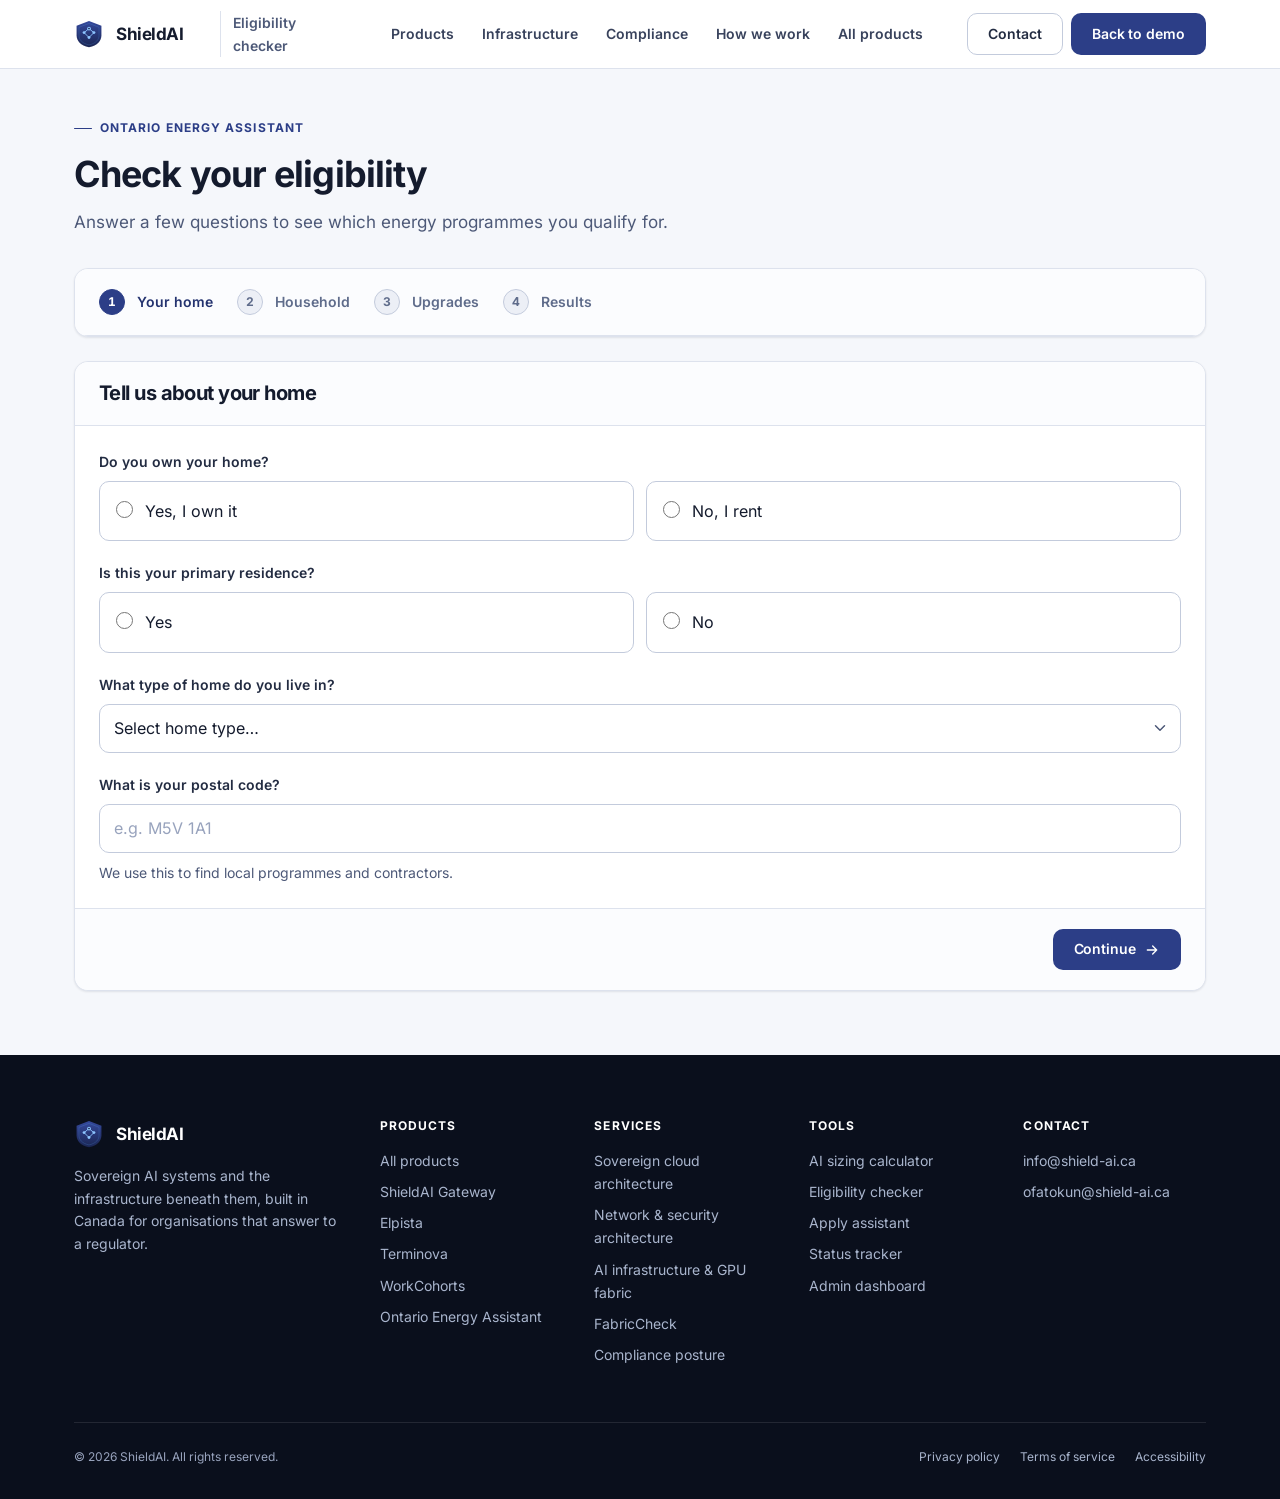
<file: eligibility-checker.html>
<!DOCTYPE html>
<html lang="en">
<head>
<meta charset="UTF-8">
<meta name="viewport" content="width=device-width, initial-scale=1">
<title>Eligibility checker — Ontario Energy Assistant | ShieldAI</title>
<meta name="description" content="Find out which Ontario energy rebate programmes you qualify for. AI-assisted eligibility screening in minutes.">
<link rel="icon" href="logo.svg" type="image/svg+xml">
<link rel="stylesheet" href="assets/shield.css">
<style>
  /* Page-unique only. Everything else comes from shield.css. */

  .checker { display: grid; grid-template-columns: minmax(0, 1fr); gap: var(--s-6); }

  /* Step visibility — these class names are toggled by the page script. */
  .form-section { display: none; }
  .form-section.active { display: block; }
  .results-container { display: none; }
  .results-container.active { display: grid; grid-template-columns: minmax(0, 1fr); gap: var(--s-6); }

  /* The script toggles .active / .completed on the stepper items. */
  .stepper__item.active { color: var(--b-700); }
  .stepper__item.active .stepper__dot {
    color: #fff; background: var(--b-600); border-color: var(--b-600);
  }
  .stepper__item.completed { color: var(--ok-600); }
  .stepper__item.completed .stepper__dot {
    color: #fff; background: var(--ok-600); border-color: var(--ok-600);
  }

  fieldset { min-width: 0; padding: 0; border: 0; }
  legend { padding: 0; }

  .choice-group--wide {
    grid-template-columns: repeat(auto-fit, minmax(min(100%, 210px), 1fr));
  }

  /* Programme card head: name stacked over its state pill, amount beside it */
  .prog__id { display: grid; justify-items: start; gap: var(--s-2); min-width: 0; }
  .prog__amount {
    font-size: var(--t-lg); font-weight: 700;
    font-variant-numeric: tabular-nums; color: var(--b-600);
  }

  /* Reason lines — normal flow with a hanging icon, never flex. */
  .reqs { margin-top: var(--s-5); padding: var(--s-4) var(--s-5); background: var(--surface-sunken); border-radius: var(--r-md); }
  .reqs h4 { font-size: var(--t-sm); margin-bottom: var(--s-3); }
  .req {
    position: relative; padding-left: var(--s-6);
    font-size: var(--t-sm); line-height: 1.55; color: var(--text-muted);
    overflow-wrap: break-word;
  }
  .req + .req { margin-top: var(--s-2); }
  .req > svg { position: absolute; left: 0; top: 4px; width: 15px; height: 15px; color: var(--ok-600); }
  .req--warn > svg { color: var(--warn-500); }

  .savings__label {
    font-size: var(--t-xs); font-weight: 620; letter-spacing: .09em;
    text-transform: uppercase; color: var(--text-muted);
  }
  .savings__amount {
    margin-top: var(--s-2);
    font-size: var(--t-3xl); font-weight: 700; letter-spacing: -0.03em;
    line-height: 1.1; font-variant-numeric: tabular-nums; color: var(--b-600);
  }

  .results-container .page-head { margin-bottom: 0; }
  .btn-row--center { justify-content: center; }
</style>
</head>

<body>
<a class="skip-link" href="#main">Skip to content</a>

<!-- ══ Header ══════════════════════════════════════════════════════════ -->
<header class="site-header">
  <div class="wrap site-header__inner">
    <a class="brand" href="index.html">
      <svg class="brand__mark" viewBox="0 0 64 64" aria-hidden="true">
        <defs>
          <linearGradient id="hm" x1="32" y1="4" x2="32" y2="60" gradientUnits="userSpaceOnUse">
            <stop offset="0" stop-color="#35499C"/><stop offset="1" stop-color="#1B2653"/>
          </linearGradient>
        </defs>
        <path d="M32 4 5.5 14.2v20.3c0 12.4 8.3 21.6 26.5 25.5 18.2-3.9 26.5-13.1 26.5-25.5V14.2L32 4Z" fill="url(#hm)"/>
        <path d="M32 9.4 10.6 17.6v16.9c0 9.9 6.6 17.4 21.4 20.8 14.8-3.4 21.4-10.9 21.4-20.8V17.6L32 9.4Z" fill="none" stroke="#5AA9FF" stroke-opacity=".28" stroke-width="1.4"/>
        <g stroke="#8EC5FF" stroke-width="1.9" stroke-linecap="round" fill="none">
          <path d="M32 20.5 21.5 29M32 20.5 42.5 29M21.5 29 32 39.5M42.5 29 32 39.5"/>
        </g>
        <g fill="#8EC5FF">
          <circle cx="32" cy="20.5" r="4"/><circle cx="21.5" cy="29" r="3.1"/>
          <circle cx="42.5" cy="29" r="3.1"/><circle cx="32" cy="39.5" r="3.1"/>
        </g>
        <circle cx="32" cy="20.5" r="1.7" fill="#131B3B"/>
      </svg>
      <span>ShieldAI</span>
    </a>
    <span class="app-header__context">Eligibility checker</span>

    <nav class="nav" id="site-nav" aria-label="Primary">
      <a href="index.html#portfolio">Products</a>
      <a href="index.html#infrastructure">Infrastructure</a>
      <a href="index.html#compliance">Compliance</a>
      <a href="index.html#engage">How we work</a>
      <a href="products.html">All products</a>
    </nav>

    <div class="header-cta">
      <a class="btn btn--secondary" href="mailto:info@shield-ai.ca?subject=ShieldAI%20enquiry">Contact</a>
      <a class="btn btn--primary" href="ontario-energy-demo.html">Back to demo</a>
    </div>

    <button class="nav-toggle" type="button" aria-expanded="false" aria-controls="site-nav">
      <span class="visually-hidden">Menu</span>
      <svg class="icon-open" viewBox="0 0 24 24" fill="none" stroke="currentColor" stroke-width="2" stroke-linecap="round" aria-hidden="true"><path d="M4 7h16M4 12h16M4 17h16"/></svg>
      <svg class="icon-close" viewBox="0 0 24 24" fill="none" stroke="currentColor" stroke-width="2" stroke-linecap="round" aria-hidden="true"><path d="M6 6l12 12M18 6 6 18"/></svg>
    </button>
  </div>
</header>

<script>
(function () {
  var btn = document.querySelector('.nav-toggle');
  var nav = document.getElementById('site-nav');
  if (!btn || !nav) return;

  function setOpen(open) {
    btn.setAttribute('aria-expanded', String(open));
    if (open) { nav.setAttribute('data-open', ''); }
    else { nav.removeAttribute('data-open'); }
  }

  btn.addEventListener('click', function () {
    setOpen(btn.getAttribute('aria-expanded') !== 'true');
  });

  // Close after choosing a destination, or on Escape
  nav.addEventListener('click', function (e) {
    if (e.target.closest('a')) setOpen(false);
  });
  document.addEventListener('keydown', function (e) {
    if (e.key === 'Escape' && btn.getAttribute('aria-expanded') === 'true') {
      setOpen(false); btn.focus();
    }
  });
  // Reset state if the viewport grows back to the desktop layout
  window.matchMedia('(min-width: 941px)').addEventListener('change', function (m) {
    if (m.matches) setOpen(false);
  });
})();
</script>

<main id="main" class="app-main">
  <div class="wrap">

    <div class="page-head">
      <span class="eyebrow">Ontario Energy Assistant</span>
      <h1>Check your eligibility</h1>
      <p>Answer a few questions to see which energy programmes you qualify for.</p>
    </div>

    <div class="checker">

      <!-- Progress -->
      <div class="panel">
        <ol class="stepper" aria-label="Progress">
          <li class="stepper__item active" id="step1-indicator">
            <span class="stepper__dot" aria-hidden="true">1</span> Your home
          </li>
          <li class="stepper__item" id="step2-indicator">
            <span class="stepper__dot" aria-hidden="true">2</span> Household
          </li>
          <li class="stepper__item" id="step3-indicator">
            <span class="stepper__dot" aria-hidden="true">3</span> Upgrades
          </li>
          <li class="stepper__item" id="step4-indicator">
            <span class="stepper__dot" aria-hidden="true">4</span> Results
          </li>
        </ol>
      </div>

      <!-- Questions -->
      <div class="panel" id="formContainer">

        <!-- Step 1: home -->
        <section class="form-section active" id="step1" aria-label="Your home">
          <div class="panel__header">
            <h2>Tell us about your home</h2>
          </div>
          <div class="panel__body">

            <fieldset class="field">
              <legend class="label">Do you own your home?</legend>
              <div class="choice-group choice-group--wide">
                <label class="choice" for="own-yes">
                  <input type="radio" name="ownership" id="own-yes" value="yes">
                  <span class="choice__text">Yes, I own it</span>
                </label>
                <label class="choice" for="own-no">
                  <input type="radio" name="ownership" id="own-no" value="no">
                  <span class="choice__text">No, I rent</span>
                </label>
              </div>
            </fieldset>

            <fieldset class="field">
              <legend class="label">Is this your primary residence?</legend>
              <div class="choice-group choice-group--wide">
                <label class="choice" for="primary-yes">
                  <input type="radio" name="primary" id="primary-yes" value="yes">
                  <span class="choice__text">Yes</span>
                </label>
                <label class="choice" for="primary-no">
                  <input type="radio" name="primary" id="primary-no" value="no">
                  <span class="choice__text">No</span>
                </label>
              </div>
            </fieldset>

            <div class="field">
              <label class="label" for="homeType">What type of home do you live in?</label>
              <select class="select" id="homeType">
                <option value="">Select home type…</option>
                <option value="detached">Detached house</option>
                <option value="semi">Semi-detached</option>
                <option value="townhouse">Townhouse / row house</option>
                <option value="condo">Condo / apartment</option>
                <option value="mobile">Mobile home</option>
              </select>
            </div>

            <div class="field">
              <label class="label" for="postalCode">What is your postal code?</label>
              <input class="input" type="text" id="postalCode" placeholder="e.g. M5V 1A1" maxlength="7" autocomplete="postal-code" aria-describedby="postalCode-hint">
              <p class="hint" id="postalCode-hint">We use this to find local programmes and contractors.</p>
            </div>

          </div>
          <div class="panel__footer">
            <button class="btn btn--primary" onclick="nextStep(2)">
              Continue
              <svg viewBox="0 0 24 24" fill="none" stroke="currentColor" stroke-width="2" stroke-linecap="round" stroke-linejoin="round" aria-hidden="true"><path d="M5 12h14M13 6l6 6-6 6"/></svg>
            </button>
          </div>
        </section>

        <!-- Step 2: household -->
        <section class="form-section" id="step2" aria-label="Household">
          <div class="panel__header">
            <h2>Household information</h2>
          </div>
          <div class="panel__body">

            <div class="field">
              <label class="label" for="householdSize">How many people live in your household?</label>
              <select class="select" id="householdSize">
                <option value="">Select…</option>
                <option value="1">1 person</option>
                <option value="2">2 people</option>
                <option value="3">3 people</option>
                <option value="4">4 people</option>
                <option value="5">5+ people</option>
              </select>
            </div>

            <div class="field">
              <label class="label" for="income">What is your approximate annual household income?</label>
              <select class="select" id="income" aria-describedby="income-hint">
                <option value="">Select income range…</option>
                <option value="under30">Under $30,000</option>
                <option value="30-50">$30,000 – $50,000</option>
                <option value="50-80">$50,000 – $80,000</option>
                <option value="80-120">$80,000 – $120,000</option>
                <option value="120-200">$120,000 – $200,000</option>
                <option value="over200">Over $200,000</option>
              </select>
              <p class="hint" id="income-hint">This determines eligibility for income-based programmes.</p>
            </div>

            <div class="field">
              <label class="label" for="heatingSource">What is your current heating source?</label>
              <select class="select" id="heatingSource">
                <option value="">Select…</option>
                <option value="gas">Natural gas</option>
                <option value="oil">Oil / propane</option>
                <option value="electric">Electric baseboard</option>
                <option value="heatpump">Heat pump</option>
                <option value="other">Other</option>
              </select>
            </div>

          </div>
          <div class="panel__footer">
            <button class="btn btn--secondary" onclick="prevStep(1)">
              <svg viewBox="0 0 24 24" fill="none" stroke="currentColor" stroke-width="2" stroke-linecap="round" stroke-linejoin="round" aria-hidden="true"><path d="M19 12H5M11 18l-6-6 6-6"/></svg>
              Back
            </button>
            <button class="btn btn--primary" onclick="nextStep(3)">
              Continue
              <svg viewBox="0 0 24 24" fill="none" stroke="currentColor" stroke-width="2" stroke-linecap="round" stroke-linejoin="round" aria-hidden="true"><path d="M5 12h14M13 6l6 6-6 6"/></svg>
            </button>
          </div>
        </section>

        <!-- Step 3: upgrades -->
        <section class="form-section" id="step3" aria-label="Upgrades">
          <div class="panel__header">
            <h2>What upgrades are you considering?</h2>
          </div>
          <div class="panel__body">

            <fieldset class="field">
              <legend class="label">Select all that apply</legend>
              <div class="choice-group choice-group--wide">
                <label class="choice" for="upg-heatpump">
                  <input type="checkbox" name="upgrades" id="upg-heatpump" value="heatpump">
                  <span class="choice__text">Heat pump</span>
                </label>
                <label class="choice" for="upg-insulation">
                  <input type="checkbox" name="upgrades" id="upg-insulation" value="insulation">
                  <span class="choice__text">Insulation</span>
                </label>
                <label class="choice" for="upg-windows">
                  <input type="checkbox" name="upgrades" id="upg-windows" value="windows">
                  <span class="choice__text">Windows / doors</span>
                </label>
                <label class="choice" for="upg-solar">
                  <input type="checkbox" name="upgrades" id="upg-solar" value="solar">
                  <span class="choice__text">Solar panels</span>
                </label>
                <label class="choice" for="upg-waterheater">
                  <input type="checkbox" name="upgrades" id="upg-waterheater" value="waterheater">
                  <span class="choice__text">Water heater</span>
                </label>
                <label class="choice" for="upg-thermostat">
                  <input type="checkbox" name="upgrades" id="upg-thermostat" value="thermostat">
                  <span class="choice__text">Smart thermostat</span>
                </label>
                <label class="choice" for="upg-ev">
                  <input type="checkbox" name="upgrades" id="upg-ev" value="ev">
                  <span class="choice__text">EV charger</span>
                </label>
                <label class="choice" for="upg-other">
                  <input type="checkbox" name="upgrades" id="upg-other" value="other">
                  <span class="choice__text">Other / not sure</span>
                </label>
              </div>
            </fieldset>

            <div class="field">
              <label class="label" for="timeline">When are you planning to make these upgrades?</label>
              <select class="select" id="timeline">
                <option value="">Select timeline…</option>
                <option value="asap">As soon as possible</option>
                <option value="3months">Within 3 months</option>
                <option value="6months">Within 6 months</option>
                <option value="year">Within a year</option>
                <option value="exploring">Just exploring options</option>
              </select>
            </div>

          </div>
          <div class="panel__footer">
            <button class="btn btn--secondary" onclick="prevStep(2)">
              <svg viewBox="0 0 24 24" fill="none" stroke="currentColor" stroke-width="2" stroke-linecap="round" stroke-linejoin="round" aria-hidden="true"><path d="M19 12H5M11 18l-6-6 6-6"/></svg>
              Back
            </button>
            <button class="btn btn--primary" onclick="showResults()">
              See my results
              <svg viewBox="0 0 24 24" fill="none" stroke="currentColor" stroke-width="2" stroke-linecap="round" stroke-linejoin="round" aria-hidden="true"><path d="M5 12h14M13 6l6 6-6 6"/></svg>
            </button>
          </div>
        </section>

      </div>

      <!-- Results -->
      <div class="results-container" id="resultsContainer">

        <div class="page-head">
          <span class="icon-chip">
            <svg viewBox="0 0 24 24" fill="none" stroke="currentColor" stroke-width="1.8" stroke-linecap="round" stroke-linejoin="round" aria-hidden="true"><path d="M12 22s8-4 8-10V5l-8-3-8 3v7c0 6 8 10 8 10Z"/><path d="M9 12l2 2 4-4"/></svg>
          </span>
          <h2>You may qualify for several programmes</h2>
          <p>Based on your answers, these are the programmes you are likely eligible for.</p>
        </div>

        <div class="panel">
          <div class="panel__body text-center">
            <p class="savings__label">Potential total savings</p>
            <p class="savings__amount">Up to $21,100</p>
          </div>
        </div>

        <article class="panel">
          <div class="panel__header">
            <div class="prog__id">
              <h3>Canada Greener Homes Grant</h3>
              <span class="status status--approved">Likely eligible</span>
            </div>
            <span class="prog__amount">Up to $5,600</span>
          </div>
          <div class="panel__body">
            <p>Federal grant for home energy retrofits including heat pumps, insulation, windows and more.</p>
            <div class="reqs">
              <h4>Why you qualify</h4>
              <ul>
                <li class="req"><svg viewBox="0 0 24 24" fill="none" stroke="currentColor" stroke-width="2.2" stroke-linecap="round" stroke-linejoin="round" aria-hidden="true"><path d="M20 6 9 17l-5-5"/></svg> You own your home</li>
                <li class="req"><svg viewBox="0 0 24 24" fill="none" stroke="currentColor" stroke-width="2.2" stroke-linecap="round" stroke-linejoin="round" aria-hidden="true"><path d="M20 6 9 17l-5-5"/></svg> It is your primary residence</li>
                <li class="req"><svg viewBox="0 0 24 24" fill="none" stroke="currentColor" stroke-width="2.2" stroke-linecap="round" stroke-linejoin="round" aria-hidden="true"><path d="M20 6 9 17l-5-5"/></svg> Your home type is eligible</li>
                <li class="req"><svg viewBox="0 0 24 24" fill="none" stroke="currentColor" stroke-width="2.2" stroke-linecap="round" stroke-linejoin="round" aria-hidden="true"><path d="M20 6 9 17l-5-5"/></svg> You are planning qualifying upgrades</li>
              </ul>
            </div>
          </div>
        </article>

        <article class="panel">
          <div class="panel__header">
            <div class="prog__id">
              <h3>Enbridge Home Efficiency Rebate</h3>
              <span class="status status--approved">Likely eligible</span>
            </div>
            <span class="prog__amount">Up to $5,000</span>
          </div>
          <div class="panel__body">
            <p>Rebates for upgrading to high-efficiency heating equipment if you are an Enbridge Gas customer.</p>
            <div class="reqs">
              <h4>Why you qualify</h4>
              <ul>
                <li class="req"><svg viewBox="0 0 24 24" fill="none" stroke="currentColor" stroke-width="2.2" stroke-linecap="round" stroke-linejoin="round" aria-hidden="true"><path d="M20 6 9 17l-5-5"/></svg> You have natural gas heating</li>
                <li class="req"><svg viewBox="0 0 24 24" fill="none" stroke="currentColor" stroke-width="2.2" stroke-linecap="round" stroke-linejoin="round" aria-hidden="true"><path d="M20 6 9 17l-5-5"/></svg> You are considering a heat pump upgrade</li>
                <li class="req"><svg viewBox="0 0 24 24" fill="none" stroke="currentColor" stroke-width="2.2" stroke-linecap="round" stroke-linejoin="round" aria-hidden="true"><path d="M20 6 9 17l-5-5"/></svg> Your postal code is in the service area</li>
              </ul>
            </div>
          </div>
        </article>

        <article class="panel">
          <div class="panel__header">
            <div class="prog__id">
              <h3>Canada Greener Homes Loan</h3>
              <span class="status status--approved">Likely eligible</span>
            </div>
            <span class="prog__amount">Up to $40,000</span>
          </div>
          <div class="panel__body">
            <p>Interest-free loan to help finance your home energy improvements. Ten-year repayment term.</p>
            <div class="reqs">
              <h4>Why you qualify</h4>
              <ul>
                <li class="req"><svg viewBox="0 0 24 24" fill="none" stroke="currentColor" stroke-width="2.2" stroke-linecap="round" stroke-linejoin="round" aria-hidden="true"><path d="M20 6 9 17l-5-5"/></svg> You own your home</li>
                <li class="req"><svg viewBox="0 0 24 24" fill="none" stroke="currentColor" stroke-width="2.2" stroke-linecap="round" stroke-linejoin="round" aria-hidden="true"><path d="M20 6 9 17l-5-5"/></svg> It is your primary residence</li>
                <li class="req"><svg viewBox="0 0 24 24" fill="none" stroke="currentColor" stroke-width="2.2" stroke-linecap="round" stroke-linejoin="round" aria-hidden="true"><path d="M20 6 9 17l-5-5"/></svg> You are planning eligible retrofits</li>
              </ul>
            </div>
          </div>
        </article>

        <article class="panel">
          <div class="panel__header">
            <div class="prog__id">
              <h3>Oil to Heat Pump Affordability Programme</h3>
              <span class="status status--review">May qualify</span>
            </div>
            <span class="prog__amount">Up to $10,000</span>
          </div>
          <div class="panel__body">
            <p>Additional grant for switching from oil heating to an electric heat pump.</p>
            <div class="reqs">
              <h4>Additional verification needed</h4>
              <ul>
                <li class="req req--warn"><svg viewBox="0 0 24 24" fill="none" stroke="currentColor" stroke-width="2" stroke-linecap="round" stroke-linejoin="round" aria-hidden="true"><path d="M10.3 4.3 2.5 18a2 2 0 0 0 1.7 3h15.6a2 2 0 0 0 1.7-3L13.7 4.3a2 2 0 0 0-3.4 0Z"/><path d="M12 9.5v4M12 17h.01"/></svg> Requires oil heating (you selected gas)</li>
                <li class="req"><svg viewBox="0 0 24 24" fill="none" stroke="currentColor" stroke-width="2.2" stroke-linecap="round" stroke-linejoin="round" aria-hidden="true"><path d="M20 6 9 17l-5-5"/></svg> Income requirements may apply</li>
              </ul>
            </div>
          </div>
        </article>

        <div class="alert alert--info">
          <svg viewBox="0 0 24 24" fill="none" stroke="currentColor" stroke-width="1.8" stroke-linecap="round" stroke-linejoin="round" aria-hidden="true"><rect x="4" y="10" width="16" height="10" rx="2"/><path d="M8 10V7a4 4 0 0 1 8 0v3"/></svg>
          <p><strong>Income verification available</strong>
          For income-based programmes, we can securely verify your income through CRA integration (coming soon). This speeds up your application and ensures you get all the rebates you qualify for.</p>
        </div>

        <div class="panel">
          <div class="panel__body text-center">
            <h3>Ready to apply?</h3>
            <p class="hint">Our AI assistant can guide you through the application process step by step.</p>
            <div class="btn-row btn-row--center mt-6">
              <a class="btn btn--primary btn--lg" href="apply-assistant.html">
                Start application
                <svg viewBox="0 0 24 24" fill="none" stroke="currentColor" stroke-width="2" stroke-linecap="round" stroke-linejoin="round" aria-hidden="true"><path d="M5 12h14M13 6l6 6-6 6"/></svg>
              </a>
              <a class="btn btn--secondary btn--lg" href="ontario-energy-demo.html">Ask questions first</a>
            </div>
          </div>
        </div>

      </div>

    </div>
  </div>
</main>

<!-- ══ Footer ══════════════════════════════════════════════════════════ -->
<footer class="site-footer">
  <div class="wrap">
    <div class="footer-grid">

      <div class="footer-brand">
        <span class="brand">
          <svg class="brand__mark" viewBox="0 0 64 64" aria-hidden="true">
            <defs>
              <linearGradient id="fm" x1="32" y1="4" x2="32" y2="60" gradientUnits="userSpaceOnUse">
                <stop offset="0" stop-color="#35499C"/><stop offset="1" stop-color="#1B2653"/>
              </linearGradient>
            </defs>
            <path d="M32 4 5.5 14.2v20.3c0 12.4 8.3 21.6 26.5 25.5 18.2-3.9 26.5-13.1 26.5-25.5V14.2L32 4Z" fill="url(#fm)"/>
            <path d="M32 9.4 10.6 17.6v16.9c0 9.9 6.6 17.4 21.4 20.8 14.8-3.4 21.4-10.9 21.4-20.8V17.6L32 9.4Z" fill="none" stroke="#5AA9FF" stroke-opacity=".28" stroke-width="1.4"/>
            <g stroke="#8EC5FF" stroke-width="1.9" stroke-linecap="round" fill="none">
              <path d="M32 20.5 21.5 29M32 20.5 42.5 29M21.5 29 32 39.5M42.5 29 32 39.5"/>
            </g>
            <g fill="#8EC5FF">
              <circle cx="32" cy="20.5" r="4"/><circle cx="21.5" cy="29" r="3.1"/>
              <circle cx="42.5" cy="29" r="3.1"/><circle cx="32" cy="39.5" r="3.1"/>
            </g>
            <circle cx="32" cy="20.5" r="1.7" fill="#131B3B"/>
          </svg>
          <span>ShieldAI</span>
        </span>
        <p>Sovereign AI systems and the infrastructure beneath them, built in Canada for organisations that answer to a regulator.</p>
      </div>

      <div>
        <h4>Products</h4>
        <ul>
          <li><a href="products.html">All products</a></li>
          <li><a href="gateway.html">ShieldAI Gateway</a></li>
          <li><a href="https://elpista.com" target="_blank" rel="noopener">Elpista</a></li>
          <li><a href="https://terminova.io" target="_blank" rel="noopener">Terminova</a></li>
          <li><a href="https://workcohorts.com" target="_blank" rel="noopener">WorkCohorts</a></li>
          <li><a href="ontario-energy-demo.html">Ontario Energy Assistant</a></li>
        </ul>
      </div>

      <div>
        <h4>Services</h4>
        <ul>
          <li><a href="index.html#infrastructure">Sovereign cloud architecture</a></li>
          <li><a href="index.html#infrastructure">Network &amp; security architecture</a></li>
          <li><a href="index.html#infrastructure">AI infrastructure &amp; GPU fabric</a></li>
          <li><a href="index.html#fabriccheck">FabricCheck</a></li>
          <li><a href="index.html#compliance">Compliance posture</a></li>
        </ul>
      </div>

      <div>
        <h4>Tools</h4>
        <ul>
          <li><a href="sizing.html">AI sizing calculator</a></li>
          <li><a href="eligibility-checker.html">Eligibility checker</a></li>
          <li><a href="apply-assistant.html">Apply assistant</a></li>
          <li><a href="status-tracker.html">Status tracker</a></li>
          <li><a href="admin-dashboard.html">Admin dashboard</a></li>
        </ul>
      </div>

      <div>
        <h4>Contact</h4>
        <ul>
          <li><a href="mailto:info@shield-ai.ca">info@shield-ai.ca</a></li>
          <li><a href="mailto:ofatokun@shield-ai.ca">ofatokun@shield-ai.ca</a></li>
        </ul>
      </div>

    </div>

    <div class="footer-bottom">
      <p>&copy; 2026 ShieldAI. All rights reserved.</p>
      <nav aria-label="Legal">
        <a href="privacy.html">Privacy policy</a>
        <a href="terms.html">Terms of service</a>
        <a href="accessibility.html">Accessibility</a>
      </nav>
    </div>
  </div>
</footer>

    <script>
        let currentStep = 1;

        function nextStep(step) {
            document.getElementById(`step${currentStep}`).classList.remove('active');
            document.getElementById(`step${step}`).classList.add('active');
            
            document.getElementById(`step${currentStep}-indicator`).classList.remove('active');
            document.getElementById(`step${currentStep}-indicator`).classList.add('completed');
            document.getElementById(`step${step}-indicator`).classList.add('active');
            
            currentStep = step;
            window.scrollTo(0, 0);
        }

        function prevStep(step) {
            document.getElementById(`step${currentStep}`).classList.remove('active');
            document.getElementById(`step${step}`).classList.add('active');
            
            document.getElementById(`step${currentStep}-indicator`).classList.remove('active');
            document.getElementById(`step${step}-indicator`).classList.remove('completed');
            document.getElementById(`step${step}-indicator`).classList.add('active');
            
            currentStep = step;
            window.scrollTo(0, 0);
        }

        function showResults() {
            document.getElementById('formContainer').style.display = 'none';
            document.getElementById('resultsContainer').classList.add('active');
            
            document.getElementById('step3-indicator').classList.remove('active');
            document.getElementById('step3-indicator').classList.add('completed');
            document.getElementById('step4-indicator').classList.add('active');
            
            window.scrollTo(0, 0);
        }
    </script>
</body>
</html>
</file>
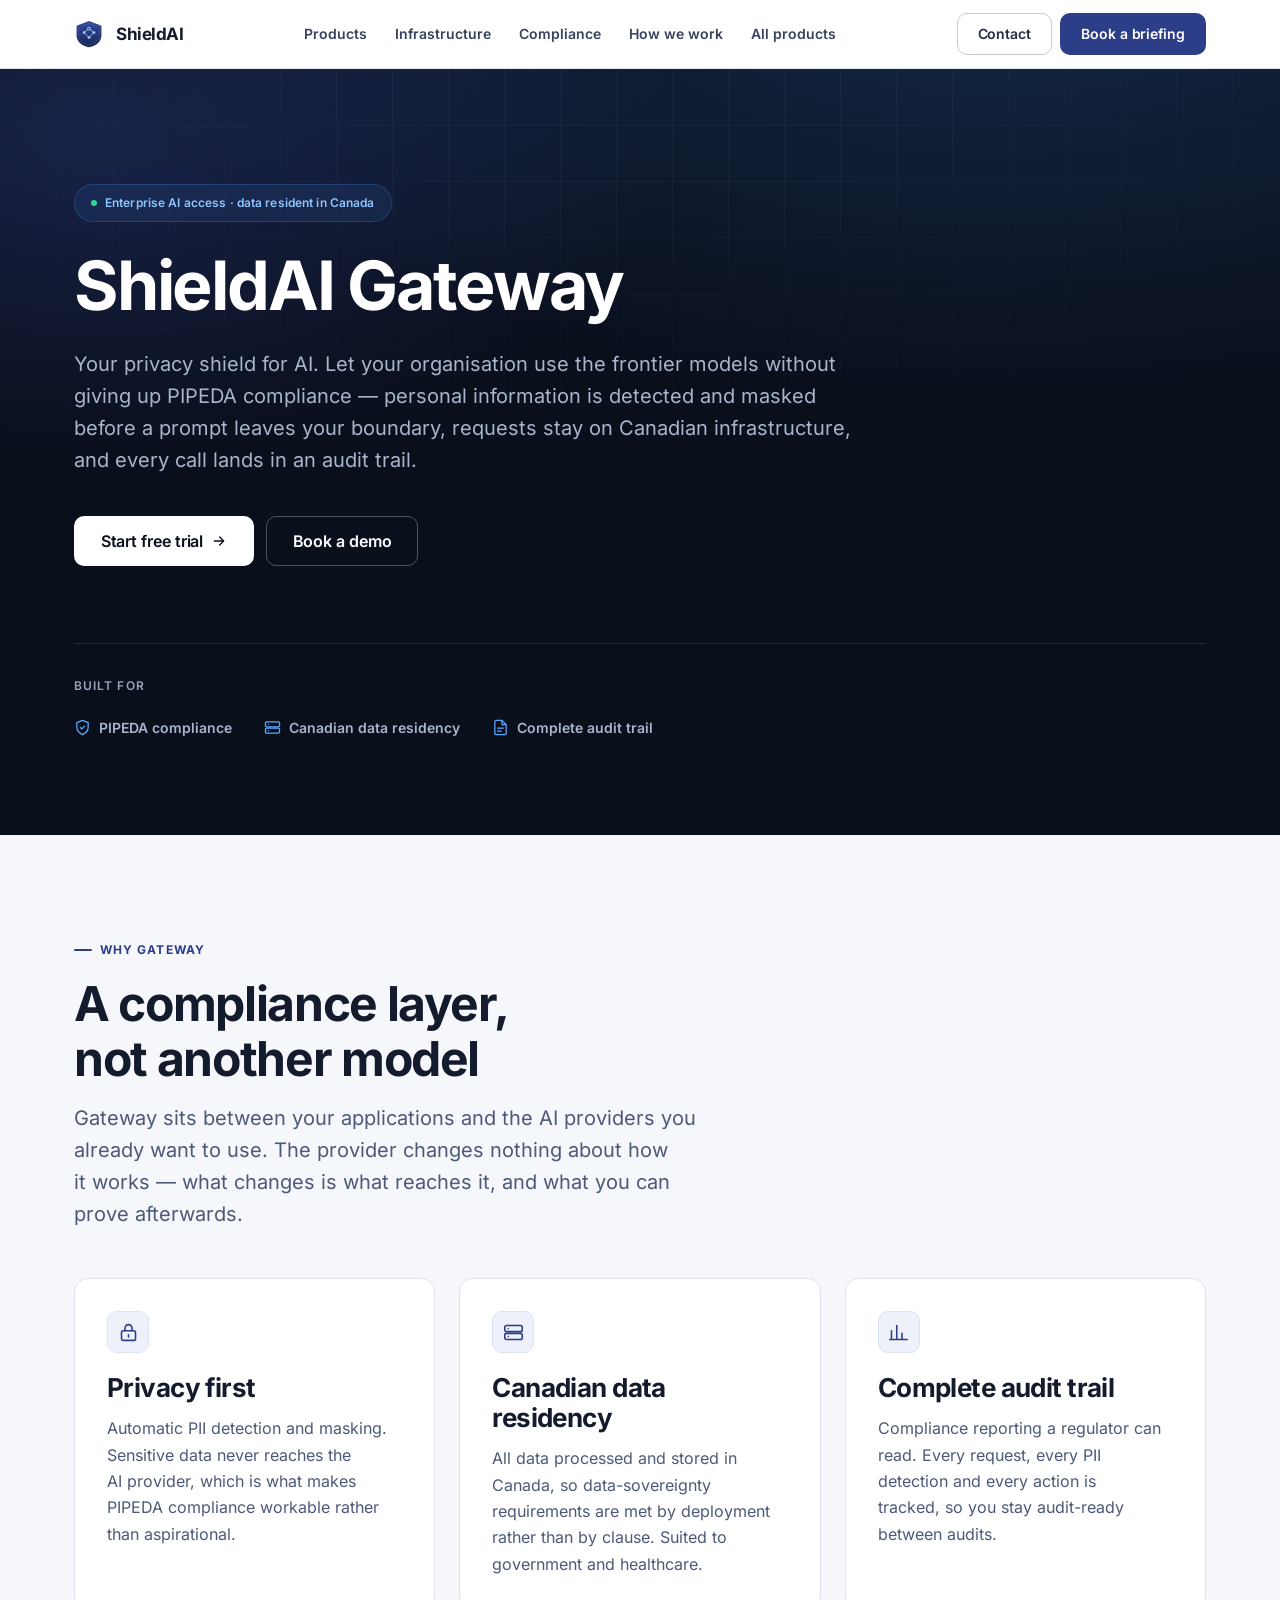
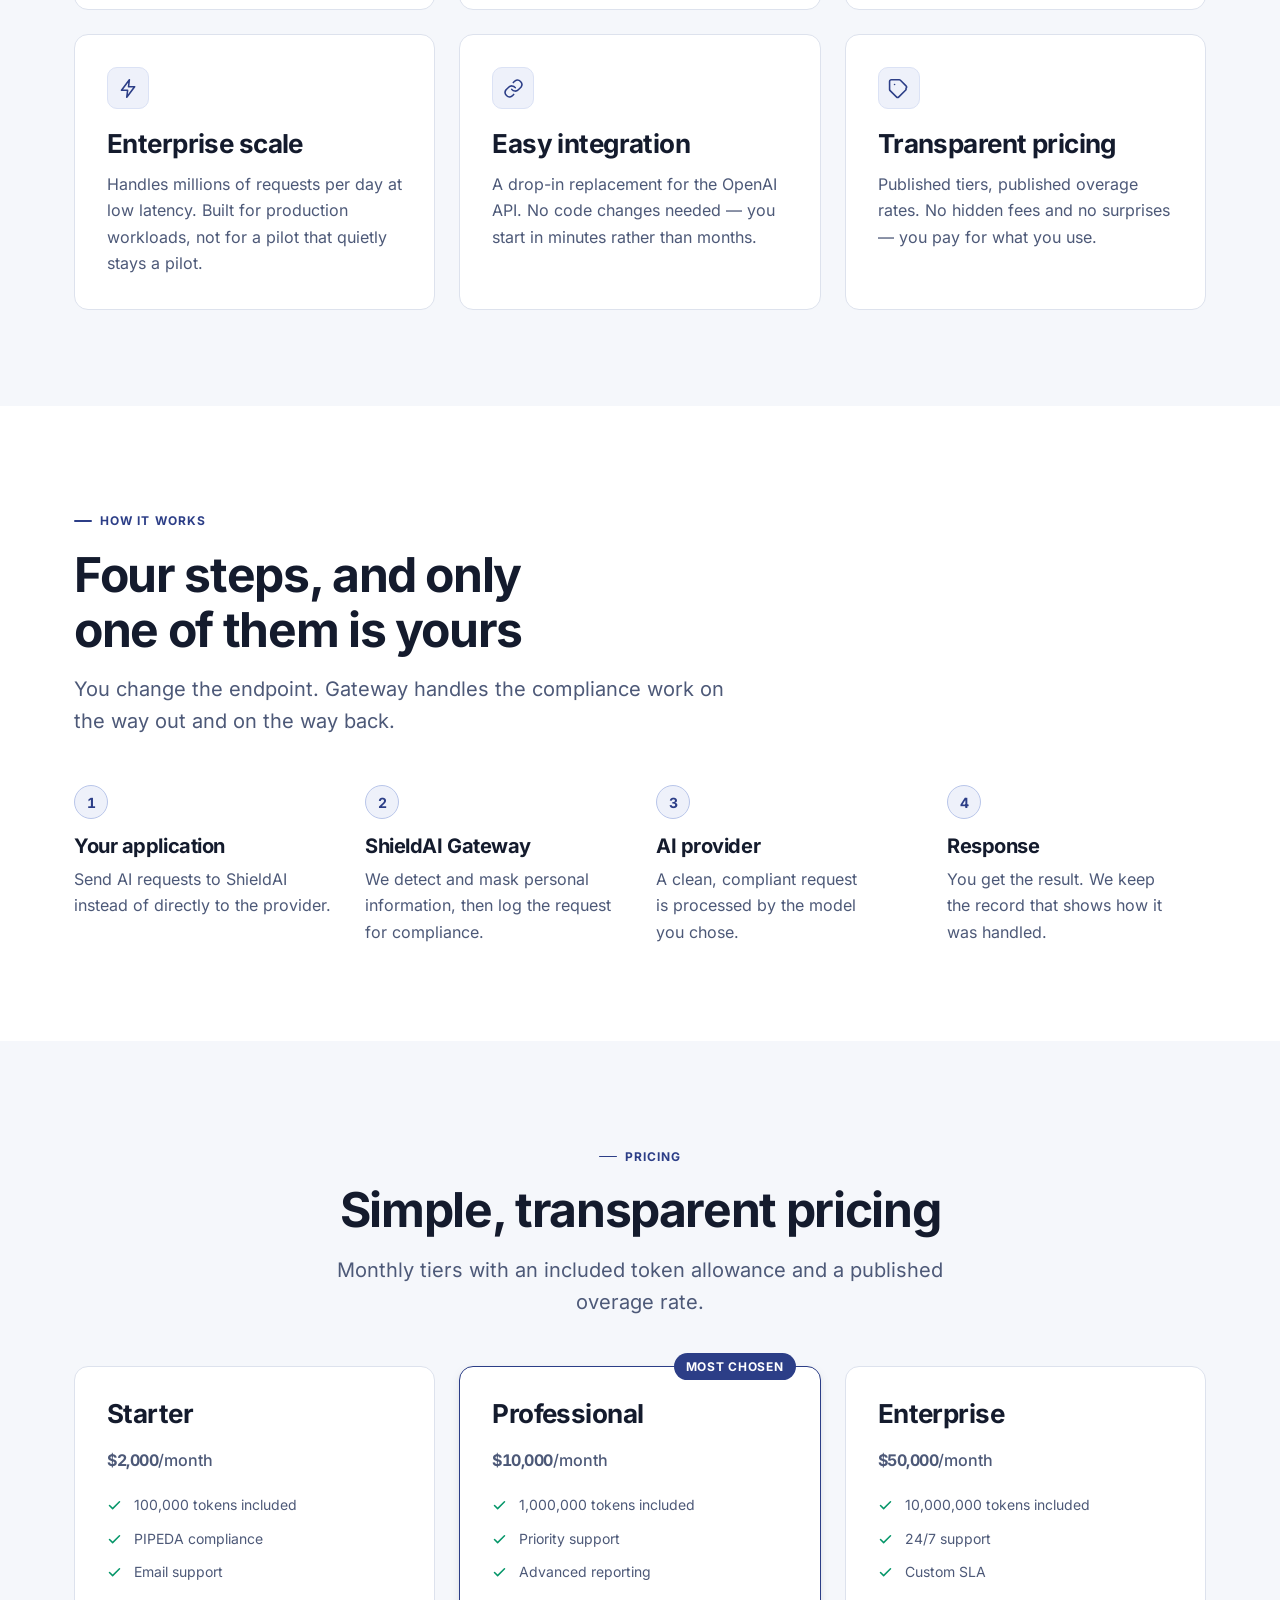
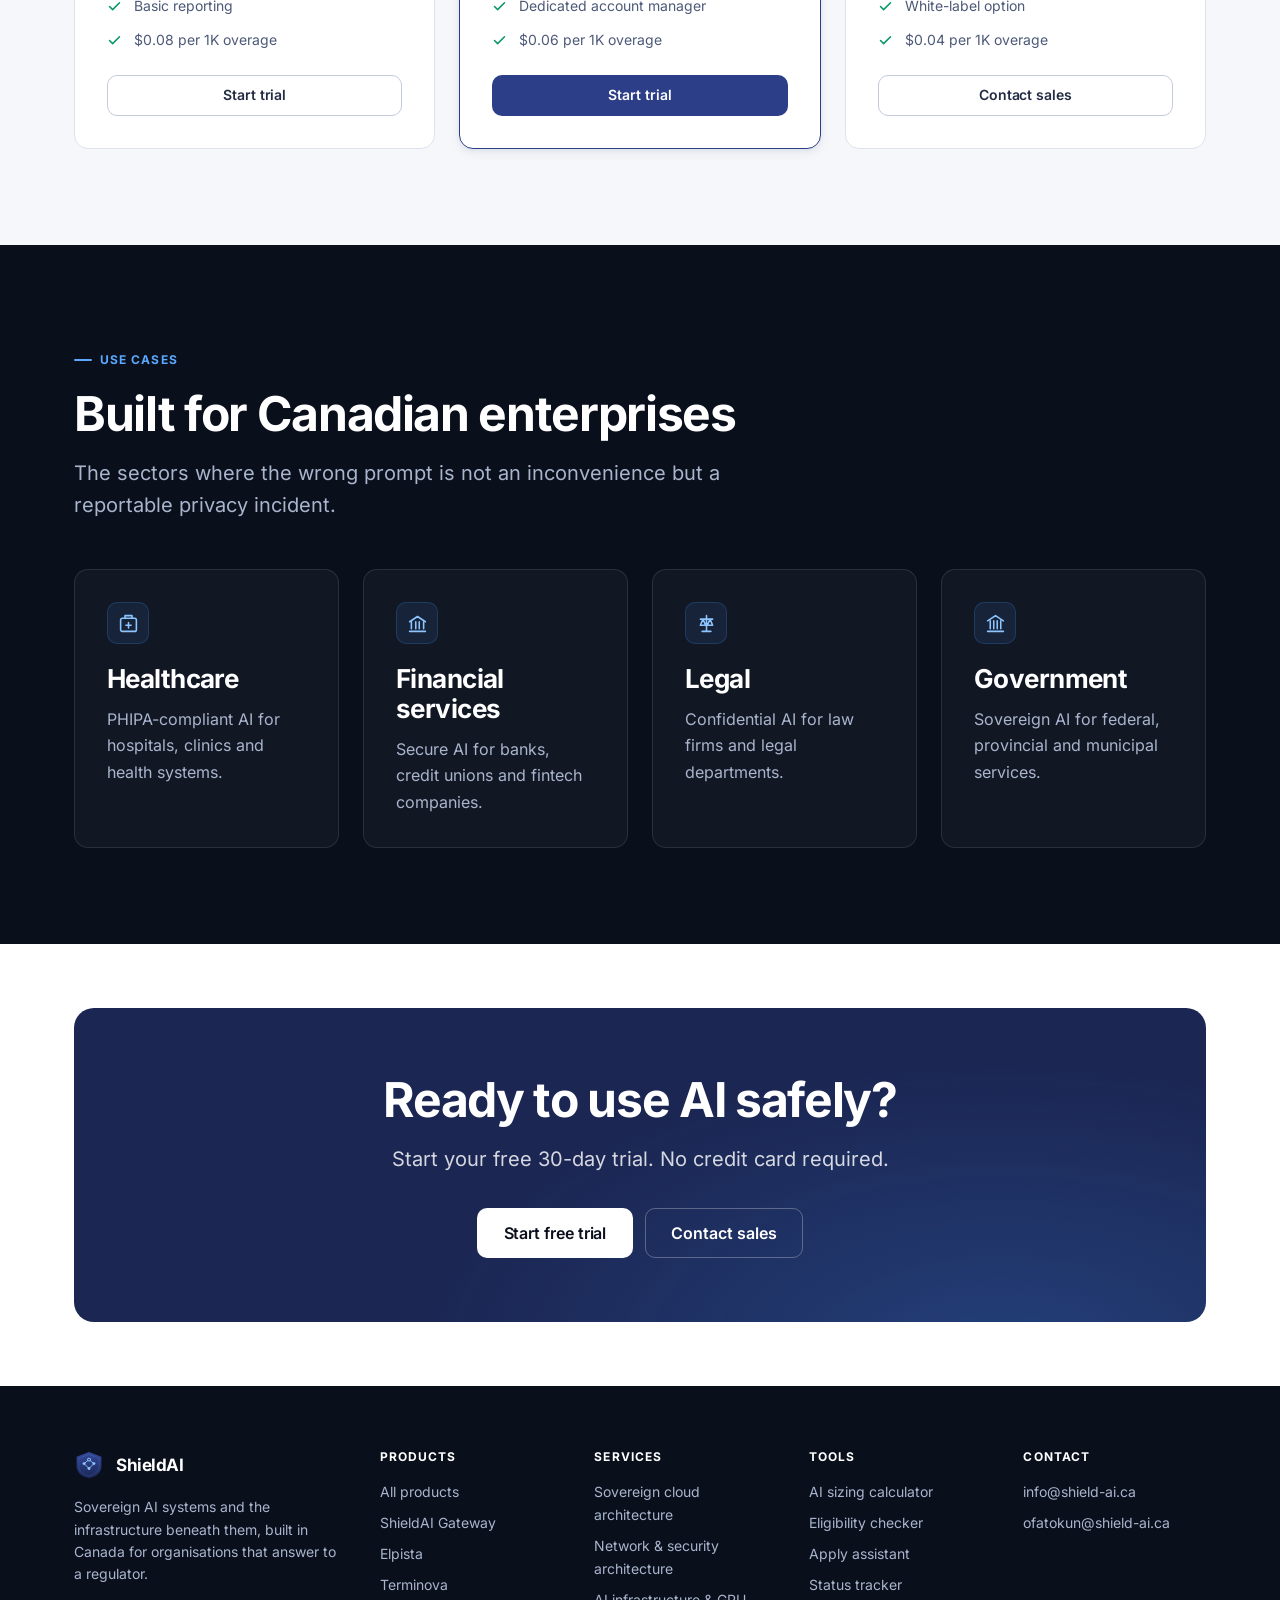
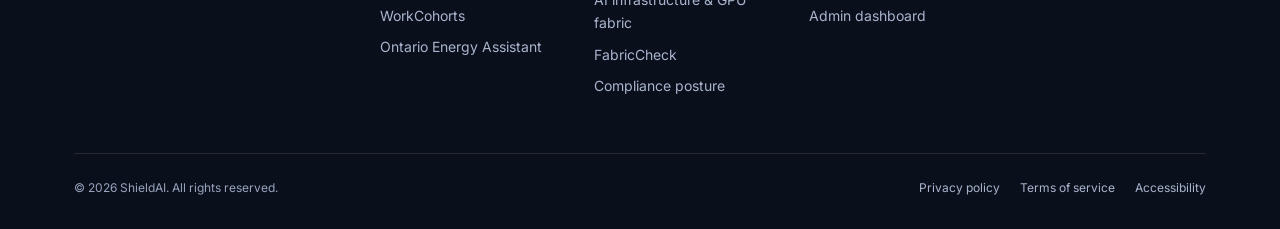
<file: gateway.html>
<!DOCTYPE html>
<html lang="en">
<head>
<meta charset="UTF-8">
<meta name="viewport" content="width=device-width, initial-scale=1">
<title>ShieldAI Gateway — PIPEDA-compliant AI access for enterprises | ShieldAI</title>
<meta name="description" content="A compliance layer between your staff and the frontier models. Automatic PII detection and masking, Canadian data residency, and a complete audit trail.">
<link rel="icon" href="logo.svg" type="image/svg+xml">
<link rel="stylesheet" href="assets/shield.css">
<style>
  /* Page-unique: pricing tiers. Everything else comes from shield.css. */
  .tier { position: relative; }
  .tier--featured { border-color: var(--b-600); box-shadow: var(--e-2); }
  .tier__flag {
    position: absolute; top: 0; right: var(--s-6);
    transform: translateY(-50%);
    padding: var(--s-1) var(--s-3);
    font-size: var(--t-xs); font-weight: 620; letter-spacing: .06em;
    text-transform: uppercase;
    color: var(--n-0); background: var(--b-600);
    border-radius: var(--r-full);
  }
  .tier__price {
    margin-top: var(--s-3);
    font-size: var(--t-3xl); font-weight: 700; letter-spacing: -0.03em;
    font-variant-numeric: tabular-nums; line-height: 1.1;
    color: var(--b-600);
  }
  .tier__price span {
    font-size: var(--t-base); font-weight: 500; letter-spacing: 0;
    color: var(--text-muted);
  }
  .tier__list { display: grid; gap: var(--s-3); flex: 1; margin: var(--s-6) 0; }
  .tier__list li {
    position: relative; padding-left: 27px;
    font-size: var(--t-sm); line-height: 1.55; color: var(--text-muted);
  }
  .tier__list svg {
    position: absolute; left: 0; top: 4px;
    width: 15px; height: 15px; color: var(--ok-600);
  }
</style>
</head>

<body>
<a class="skip-link" href="#main">Skip to content</a>

<!-- ══ Header ══════════════════════════════════════════════════════════ -->
<header class="site-header">
  <div class="wrap site-header__inner">
    <a class="brand" href="index.html">
      <svg class="brand__mark" viewBox="0 0 64 64" aria-hidden="true">
        <defs>
          <linearGradient id="hm" x1="32" y1="4" x2="32" y2="60" gradientUnits="userSpaceOnUse">
            <stop offset="0" stop-color="#35499C"/><stop offset="1" stop-color="#1B2653"/>
          </linearGradient>
        </defs>
        <path d="M32 4 5.5 14.2v20.3c0 12.4 8.3 21.6 26.5 25.5 18.2-3.9 26.5-13.1 26.5-25.5V14.2L32 4Z" fill="url(#hm)"/>
        <path d="M32 9.4 10.6 17.6v16.9c0 9.9 6.6 17.4 21.4 20.8 14.8-3.4 21.4-10.9 21.4-20.8V17.6L32 9.4Z" fill="none" stroke="#5AA9FF" stroke-opacity=".28" stroke-width="1.4"/>
        <g stroke="#8EC5FF" stroke-width="1.9" stroke-linecap="round" fill="none">
          <path d="M32 20.5 21.5 29M32 20.5 42.5 29M21.5 29 32 39.5M42.5 29 32 39.5"/>
        </g>
        <g fill="#8EC5FF">
          <circle cx="32" cy="20.5" r="4"/><circle cx="21.5" cy="29" r="3.1"/>
          <circle cx="42.5" cy="29" r="3.1"/><circle cx="32" cy="39.5" r="3.1"/>
        </g>
        <circle cx="32" cy="20.5" r="1.7" fill="#131B3B"/>
      </svg>
      <span>ShieldAI</span>
    </a>

    <nav class="nav" id="site-nav" aria-label="Primary">
      <a href="index.html#portfolio">Products</a>
      <a href="index.html#infrastructure">Infrastructure</a>
      <a href="index.html#compliance">Compliance</a>
      <a href="index.html#engage">How we work</a>
      <a href="products.html">All products</a>
    </nav>

    <div class="header-cta">
      <a class="btn btn--secondary" href="mailto:info@shield-ai.ca?subject=ShieldAI%20enquiry">Contact</a>
      <a class="btn btn--primary" href="mailto:info@shield-ai.ca?subject=ShieldAI%20briefing%20request&amp;body=Hi%2C%0D%0A%0D%0AI%27d%20like%20to%20book%20a%20technical%20briefing.%0D%0A%0D%0AName%3A%0D%0AOrganisation%3A%0D%0ARole%3A%0D%0AArea%20of%20interest%3A%0D%0ABest%20time%3A%0D%0A">
        Book a briefing
      </a>
    </div>

    <button class="nav-toggle" type="button" aria-expanded="false" aria-controls="site-nav">
      <span class="visually-hidden">Menu</span>
      <svg class="icon-open" viewBox="0 0 24 24" fill="none" stroke="currentColor" stroke-width="2" stroke-linecap="round" aria-hidden="true"><path d="M4 7h16M4 12h16M4 17h16"/></svg>
      <svg class="icon-close" viewBox="0 0 24 24" fill="none" stroke="currentColor" stroke-width="2" stroke-linecap="round" aria-hidden="true"><path d="M6 6l12 12M18 6 6 18"/></svg>
    </button>
  </div>
</header>

<script>
(function () {
  var btn = document.querySelector('.nav-toggle');
  var nav = document.getElementById('site-nav');
  if (!btn || !nav) return;

  function setOpen(open) {
    btn.setAttribute('aria-expanded', String(open));
    if (open) { nav.setAttribute('data-open', ''); }
    else { nav.removeAttribute('data-open'); }
  }

  btn.addEventListener('click', function () {
    setOpen(btn.getAttribute('aria-expanded') !== 'true');
  });

  // Close after choosing a destination, or on Escape
  nav.addEventListener('click', function (e) {
    if (e.target.closest('a')) setOpen(false);
  });
  document.addEventListener('keydown', function (e) {
    if (e.key === 'Escape' && btn.getAttribute('aria-expanded') === 'true') {
      setOpen(false); btn.focus();
    }
  });
  // Reset state if the viewport grows back to the desktop layout
  window.matchMedia('(min-width: 941px)').addEventListener('change', function (m) {
    if (m.matches) setOpen(false);
  });
})();
</script>

<main id="main">

<!-- ══ Hero ════════════════════════════════════════════════════════════ -->
<section class="hero on-dark">
  <div class="wrap">
    <span class="pill"><span class="pill__dot"></span> Enterprise AI access · data resident in Canada</span>

    <h1>ShieldAI Gateway</h1>

    <p class="hero__lede">
      Your privacy shield for AI. Let your organisation use the frontier models without
      giving up PIPEDA compliance — personal information is detected and masked before a
      prompt leaves your boundary, requests stay on Canadian infrastructure, and every
      call lands in an audit trail.
    </p>

    <div class="btn-row">
      <a class="btn btn--primary btn--lg" href="https://api.shield-ai.ca/admin" target="_blank" rel="noopener">
        Start free trial
        <svg viewBox="0 0 24 24" fill="none" stroke="currentColor" stroke-width="2" stroke-linecap="round" stroke-linejoin="round" aria-hidden="true"><path d="M5 12h14M13 6l6 6-6 6"/></svg>
      </a>
      <a class="btn btn--secondary btn--lg" href="mailto:info@shield-ai.ca?subject=ShieldAI%20Gateway%20demo">Book a demo</a>
    </div>

    <div class="trust">
      <p class="trust__label">Built for</p>
      <div class="trust__items">
        <span class="trust__item">
          <svg viewBox="0 0 24 24" fill="none" stroke="currentColor" stroke-width="1.8" stroke-linecap="round" stroke-linejoin="round" aria-hidden="true"><path d="M12 22s8-4 8-10V5l-8-3-8 3v7c0 6 8 10 8 10Z"/><path d="M9 12l2 2 4-4"/></svg>
          PIPEDA compliance
        </span>
        <span class="trust__item">
          <svg viewBox="0 0 24 24" fill="none" stroke="currentColor" stroke-width="1.8" stroke-linecap="round" stroke-linejoin="round" aria-hidden="true"><rect x="2" y="4" width="20" height="7" rx="2"/><rect x="2" y="13" width="20" height="7" rx="2"/><path d="M6 7.5h.01M6 16.5h.01"/></svg>
          Canadian data residency
        </span>
        <span class="trust__item">
          <svg viewBox="0 0 24 24" fill="none" stroke="currentColor" stroke-width="1.8" stroke-linecap="round" stroke-linejoin="round" aria-hidden="true"><path d="M14 2H6a2 2 0 0 0-2 2v16a2 2 0 0 0 2 2h12a2 2 0 0 0 2-2V8z"/><path d="M14 2v6h6M8 13h8M8 17h5"/></svg>
          Complete audit trail
        </span>
      </div>
    </div>
  </div>
</section>

<!-- ══ Features ════════════════════════════════════════════════════════ -->
<section class="section section--sunken" id="features">
  <div class="wrap">
    <div class="sec-head">
      <span class="eyebrow">Why Gateway</span>
      <h2>A compliance layer, not another model</h2>
      <p>
        Gateway sits between your applications and the AI providers you already want to
        use. The provider changes nothing about how it works — what changes is what
        reaches it, and what you can prove afterwards.
      </p>
    </div>

    <div class="grid grid--3">

      <article class="card card--hover">
        <span class="icon-chip">
          <svg viewBox="0 0 24 24" fill="none" stroke="currentColor" stroke-width="1.8" stroke-linecap="round" stroke-linejoin="round" aria-hidden="true"><rect x="4" y="10" width="16" height="11" rx="2"/><path d="M8 10V7a4 4 0 0 1 8 0v3"/><path d="M12 14.5v2.5"/></svg>
        </span>
        <h3>Privacy first</h3>
        <p>Automatic PII detection and masking. Sensitive data never reaches the AI provider, which is what makes PIPEDA compliance workable rather than aspirational.</p>
      </article>

      <article class="card card--hover">
        <span class="icon-chip">
          <svg viewBox="0 0 24 24" fill="none" stroke="currentColor" stroke-width="1.8" stroke-linecap="round" stroke-linejoin="round" aria-hidden="true"><rect x="2" y="4" width="20" height="7" rx="2"/><rect x="2" y="13" width="20" height="7" rx="2"/><path d="M6 7.5h.01M6 16.5h.01"/></svg>
        </span>
        <h3>Canadian data residency</h3>
        <p>All data processed and stored in Canada, so data-sovereignty requirements are met by deployment rather than by clause. Suited to government and healthcare.</p>
      </article>

      <article class="card card--hover">
        <span class="icon-chip">
          <svg viewBox="0 0 24 24" fill="none" stroke="currentColor" stroke-width="1.8" stroke-linecap="round" stroke-linejoin="round" aria-hidden="true"><path d="M4 20V10M10 20V4M16 20v-7M22 20h-20"/></svg>
        </span>
        <h3>Complete audit trail</h3>
        <p>Compliance reporting a regulator can read. Every request, every PII detection and every action is tracked, so you stay audit-ready between audits.</p>
      </article>

      <article class="card card--hover">
        <span class="icon-chip">
          <svg viewBox="0 0 24 24" fill="none" stroke="currentColor" stroke-width="1.8" stroke-linecap="round" stroke-linejoin="round" aria-hidden="true"><path d="M13 2 4 14h7l-1 8 9-12h-7l1-8Z"/></svg>
        </span>
        <h3>Enterprise scale</h3>
        <p>Handles millions of requests per day at low latency. Built for production workloads, not for a pilot that quietly stays a pilot.</p>
      </article>

      <article class="card card--hover">
        <span class="icon-chip">
          <svg viewBox="0 0 24 24" fill="none" stroke="currentColor" stroke-width="1.8" stroke-linecap="round" stroke-linejoin="round" aria-hidden="true"><path d="M10 13a5 5 0 0 0 7.5.5l3-3a5 5 0 0 0-7-7l-1.7 1.7"/><path d="M14 11a5 5 0 0 0-7.5-.5l-3 3a5 5 0 0 0 7 7l1.7-1.7"/></svg>
        </span>
        <h3>Easy integration</h3>
        <p>A drop-in replacement for the OpenAI API. No code changes needed — you start in minutes rather than months.</p>
      </article>

      <article class="card card--hover">
        <span class="icon-chip">
          <svg viewBox="0 0 24 24" fill="none" stroke="currentColor" stroke-width="1.8" stroke-linecap="round" stroke-linejoin="round" aria-hidden="true"><path d="M20.6 13.4 12.4 21.6a2 2 0 0 1-2.8 0l-7.2-7.2a2 2 0 0 1-.6-1.4V4a2 2 0 0 1 2-2h9a2 2 0 0 1 1.4.6l6.4 6.4a2 2 0 0 1 0 2.8Z"/><path d="M7.5 7.5h.01"/></svg>
        </span>
        <h3>Transparent pricing</h3>
        <p>Published tiers, published overage rates. No hidden fees and no surprises — you pay for what you use.</p>
      </article>

    </div>
  </div>
</section>

<!-- ══ How it works ════════════════════════════════════════════════════ -->
<section class="section" id="how-it-works">
  <div class="wrap">
    <div class="sec-head">
      <span class="eyebrow">How it works</span>
      <h2>Four steps, and only one of them is yours</h2>
      <p>
        You change the endpoint. Gateway handles the compliance work on the way out and
        on the way back.
      </p>
    </div>

    <div class="steps grid grid--4">
      <div class="step">
        <span class="step__num">1</span>
        <h3>Your application</h3>
        <p>Send AI requests to ShieldAI instead of directly to the provider.</p>
      </div>
      <div class="step">
        <span class="step__num">2</span>
        <h3>ShieldAI Gateway</h3>
        <p>We detect and mask personal information, then log the request for compliance.</p>
      </div>
      <div class="step">
        <span class="step__num">3</span>
        <h3>AI provider</h3>
        <p>A clean, compliant request is processed by the model you chose.</p>
      </div>
      <div class="step">
        <span class="step__num">4</span>
        <h3>Response</h3>
        <p>You get the result. We keep the record that shows how it was handled.</p>
      </div>
    </div>
  </div>
</section>

<!-- ══ Pricing ═════════════════════════════════════════════════════════ -->
<section class="section section--sunken" id="pricing">
  <div class="wrap">
    <div class="sec-head sec-head--center">
      <span class="eyebrow">Pricing</span>
      <h2>Simple, transparent pricing</h2>
      <p>Monthly tiers with an included token allowance and a published overage rate.</p>
    </div>

    <div class="grid grid--3">

      <article class="card tier">
        <h3>Starter</h3>
        <p class="tier__price">$2,000<span>/month</span></p>
        <ul class="tier__list">
          <li><svg viewBox="0 0 24 24" fill="none" stroke="currentColor" stroke-width="2.4" stroke-linecap="round" stroke-linejoin="round" aria-hidden="true"><path d="M20 6 9 17l-5-5"/></svg>100,000 tokens included</li>
          <li><svg viewBox="0 0 24 24" fill="none" stroke="currentColor" stroke-width="2.4" stroke-linecap="round" stroke-linejoin="round" aria-hidden="true"><path d="M20 6 9 17l-5-5"/></svg>PIPEDA compliance</li>
          <li><svg viewBox="0 0 24 24" fill="none" stroke="currentColor" stroke-width="2.4" stroke-linecap="round" stroke-linejoin="round" aria-hidden="true"><path d="M20 6 9 17l-5-5"/></svg>Email support</li>
          <li><svg viewBox="0 0 24 24" fill="none" stroke="currentColor" stroke-width="2.4" stroke-linecap="round" stroke-linejoin="round" aria-hidden="true"><path d="M20 6 9 17l-5-5"/></svg>Basic reporting</li>
          <li><svg viewBox="0 0 24 24" fill="none" stroke="currentColor" stroke-width="2.4" stroke-linecap="round" stroke-linejoin="round" aria-hidden="true"><path d="M20 6 9 17l-5-5"/></svg>$0.08 per 1K overage</li>
        </ul>
        <a class="btn btn--secondary" href="https://api.shield-ai.ca/admin" target="_blank" rel="noopener">Start trial</a>
      </article>

      <article class="card tier tier--featured">
        <span class="tier__flag">Most chosen</span>
        <h3>Professional</h3>
        <p class="tier__price">$10,000<span>/month</span></p>
        <ul class="tier__list">
          <li><svg viewBox="0 0 24 24" fill="none" stroke="currentColor" stroke-width="2.4" stroke-linecap="round" stroke-linejoin="round" aria-hidden="true"><path d="M20 6 9 17l-5-5"/></svg>1,000,000 tokens included</li>
          <li><svg viewBox="0 0 24 24" fill="none" stroke="currentColor" stroke-width="2.4" stroke-linecap="round" stroke-linejoin="round" aria-hidden="true"><path d="M20 6 9 17l-5-5"/></svg>Priority support</li>
          <li><svg viewBox="0 0 24 24" fill="none" stroke="currentColor" stroke-width="2.4" stroke-linecap="round" stroke-linejoin="round" aria-hidden="true"><path d="M20 6 9 17l-5-5"/></svg>Advanced reporting</li>
          <li><svg viewBox="0 0 24 24" fill="none" stroke="currentColor" stroke-width="2.4" stroke-linecap="round" stroke-linejoin="round" aria-hidden="true"><path d="M20 6 9 17l-5-5"/></svg>Dedicated account manager</li>
          <li><svg viewBox="0 0 24 24" fill="none" stroke="currentColor" stroke-width="2.4" stroke-linecap="round" stroke-linejoin="round" aria-hidden="true"><path d="M20 6 9 17l-5-5"/></svg>$0.06 per 1K overage</li>
        </ul>
        <a class="btn btn--primary" href="https://api.shield-ai.ca/admin" target="_blank" rel="noopener">Start trial</a>
      </article>

      <article class="card tier">
        <h3>Enterprise</h3>
        <p class="tier__price">$50,000<span>/month</span></p>
        <ul class="tier__list">
          <li><svg viewBox="0 0 24 24" fill="none" stroke="currentColor" stroke-width="2.4" stroke-linecap="round" stroke-linejoin="round" aria-hidden="true"><path d="M20 6 9 17l-5-5"/></svg>10,000,000 tokens included</li>
          <li><svg viewBox="0 0 24 24" fill="none" stroke="currentColor" stroke-width="2.4" stroke-linecap="round" stroke-linejoin="round" aria-hidden="true"><path d="M20 6 9 17l-5-5"/></svg>24/7 support</li>
          <li><svg viewBox="0 0 24 24" fill="none" stroke="currentColor" stroke-width="2.4" stroke-linecap="round" stroke-linejoin="round" aria-hidden="true"><path d="M20 6 9 17l-5-5"/></svg>Custom SLA</li>
          <li><svg viewBox="0 0 24 24" fill="none" stroke="currentColor" stroke-width="2.4" stroke-linecap="round" stroke-linejoin="round" aria-hidden="true"><path d="M20 6 9 17l-5-5"/></svg>White-label option</li>
          <li><svg viewBox="0 0 24 24" fill="none" stroke="currentColor" stroke-width="2.4" stroke-linecap="round" stroke-linejoin="round" aria-hidden="true"><path d="M20 6 9 17l-5-5"/></svg>$0.04 per 1K overage</li>
        </ul>
        <a class="btn btn--secondary" href="mailto:info@shield-ai.ca?subject=Enterprise%20Plan%20Inquiry">Contact sales</a>
      </article>

    </div>
  </div>
</section>

<!-- ══ Use cases ═══════════════════════════════════════════════════════ -->
<section class="section section--dark on-dark" id="use-cases">
  <div class="wrap">
    <div class="sec-head">
      <span class="eyebrow">Use cases</span>
      <h2>Built for Canadian enterprises</h2>
      <p>
        The sectors where the wrong prompt is not an inconvenience but a reportable
        privacy incident.
      </p>
    </div>

    <div class="grid grid--4">

      <article class="card">
        <span class="icon-chip">
          <svg viewBox="0 0 24 24" fill="none" stroke="currentColor" stroke-width="1.8" stroke-linecap="round" stroke-linejoin="round" aria-hidden="true"><rect x="3" y="6" width="18" height="15" rx="2"/><path d="M8 6V3h8v3M12 11v6M9 14h6"/></svg>
        </span>
        <h3>Healthcare</h3>
        <p>PHIPA-compliant AI for hospitals, clinics and health systems.</p>
      </article>

      <article class="card">
        <span class="icon-chip">
          <svg viewBox="0 0 24 24" fill="none" stroke="currentColor" stroke-width="1.8" stroke-linecap="round" stroke-linejoin="round" aria-hidden="true"><path d="M3 10 12 4l9 6"/><path d="M5 10v8M10 10v8M14 10v8M19 10v8M3 21h18"/></svg>
        </span>
        <h3>Financial services</h3>
        <p>Secure AI for banks, credit unions and fintech companies.</p>
      </article>

      <article class="card">
        <span class="icon-chip">
          <svg viewBox="0 0 24 24" fill="none" stroke="currentColor" stroke-width="1.8" stroke-linecap="round" stroke-linejoin="round" aria-hidden="true"><path d="M12 3v18M7 21h10M5 7h14M8 7l-3 7h6ZM16 7l-3 7h6Z"/></svg>
        </span>
        <h3>Legal</h3>
        <p>Confidential AI for law firms and legal departments.</p>
      </article>

      <article class="card">
        <span class="icon-chip">
          <svg viewBox="0 0 24 24" fill="none" stroke="currentColor" stroke-width="1.8" stroke-linecap="round" stroke-linejoin="round" aria-hidden="true"><path d="M3 9 12 3l9 6"/><path d="M6 9v9M10 9v9M14 9v9M18 9v9M3 21h18"/></svg>
        </span>
        <h3>Government</h3>
        <p>Sovereign AI for federal, provincial and municipal services.</p>
      </article>

    </div>
  </div>
</section>

<!-- ══ CTA ═════════════════════════════════════════════════════════════ -->
<section class="section section--tight">
  <div class="wrap">
    <div class="cta-band on-dark">
      <h2>Ready to use AI safely?</h2>
      <p>Start your free 30-day trial. No credit card required.</p>
      <div class="btn-row">
        <a class="btn btn--primary btn--lg" href="https://api.shield-ai.ca/admin" target="_blank" rel="noopener">Start free trial</a>
        <a class="btn btn--secondary btn--lg" href="mailto:info@shield-ai.ca?subject=ShieldAI%20Gateway%20Inquiry">Contact sales</a>
      </div>
    </div>
  </div>
</section>

</main>

<!-- ══ Footer ══════════════════════════════════════════════════════════ -->
<footer class="site-footer">
  <div class="wrap">
    <div class="footer-grid">

      <div class="footer-brand">
        <span class="brand">
          <svg class="brand__mark" viewBox="0 0 64 64" aria-hidden="true">
            <defs>
              <linearGradient id="fm" x1="32" y1="4" x2="32" y2="60" gradientUnits="userSpaceOnUse">
                <stop offset="0" stop-color="#35499C"/><stop offset="1" stop-color="#1B2653"/>
              </linearGradient>
            </defs>
            <path d="M32 4 5.5 14.2v20.3c0 12.4 8.3 21.6 26.5 25.5 18.2-3.9 26.5-13.1 26.5-25.5V14.2L32 4Z" fill="url(#fm)"/>
            <path d="M32 9.4 10.6 17.6v16.9c0 9.9 6.6 17.4 21.4 20.8 14.8-3.4 21.4-10.9 21.4-20.8V17.6L32 9.4Z" fill="none" stroke="#5AA9FF" stroke-opacity=".28" stroke-width="1.4"/>
            <g stroke="#8EC5FF" stroke-width="1.9" stroke-linecap="round" fill="none">
              <path d="M32 20.5 21.5 29M32 20.5 42.5 29M21.5 29 32 39.5M42.5 29 32 39.5"/>
            </g>
            <g fill="#8EC5FF">
              <circle cx="32" cy="20.5" r="4"/><circle cx="21.5" cy="29" r="3.1"/>
              <circle cx="42.5" cy="29" r="3.1"/><circle cx="32" cy="39.5" r="3.1"/>
            </g>
            <circle cx="32" cy="20.5" r="1.7" fill="#131B3B"/>
          </svg>
          <span>ShieldAI</span>
        </span>
        <p>Sovereign AI systems and the infrastructure beneath them, built in Canada for organisations that answer to a regulator.</p>
      </div>

      <div>
        <h4>Products</h4>
        <ul>
          <li><a href="products.html">All products</a></li>
          <li><a href="gateway.html">ShieldAI Gateway</a></li>
          <li><a href="https://elpista.com" target="_blank" rel="noopener">Elpista</a></li>
          <li><a href="https://terminova.io" target="_blank" rel="noopener">Terminova</a></li>
          <li><a href="https://workcohorts.com" target="_blank" rel="noopener">WorkCohorts</a></li>
          <li><a href="ontario-energy-demo.html">Ontario Energy Assistant</a></li>
        </ul>
      </div>

      <div>
        <h4>Services</h4>
        <ul>
          <li><a href="index.html#infrastructure">Sovereign cloud architecture</a></li>
          <li><a href="index.html#infrastructure">Network &amp; security architecture</a></li>
          <li><a href="index.html#infrastructure">AI infrastructure &amp; GPU fabric</a></li>
          <li><a href="index.html#fabriccheck">FabricCheck</a></li>
          <li><a href="index.html#compliance">Compliance posture</a></li>
        </ul>
      </div>

      <div>
        <h4>Tools</h4>
        <ul>
          <li><a href="sizing.html">AI sizing calculator</a></li>
          <li><a href="eligibility-checker.html">Eligibility checker</a></li>
          <li><a href="apply-assistant.html">Apply assistant</a></li>
          <li><a href="status-tracker.html">Status tracker</a></li>
          <li><a href="admin-dashboard.html">Admin dashboard</a></li>
        </ul>
      </div>

      <div>
        <h4>Contact</h4>
        <ul>
          <li><a href="mailto:info@shield-ai.ca">info@shield-ai.ca</a></li>
          <li><a href="mailto:ofatokun@shield-ai.ca">ofatokun@shield-ai.ca</a></li>
        </ul>
      </div>

    </div>

    <div class="footer-bottom">
      <p>&copy; 2026 ShieldAI. All rights reserved.</p>
      <nav aria-label="Legal">
        <a href="privacy.html">Privacy policy</a>
        <a href="terms.html">Terms of service</a>
        <a href="accessibility.html">Accessibility</a>
      </nav>
    </div>
  </div>
</footer>

</body>
</html>
</file>
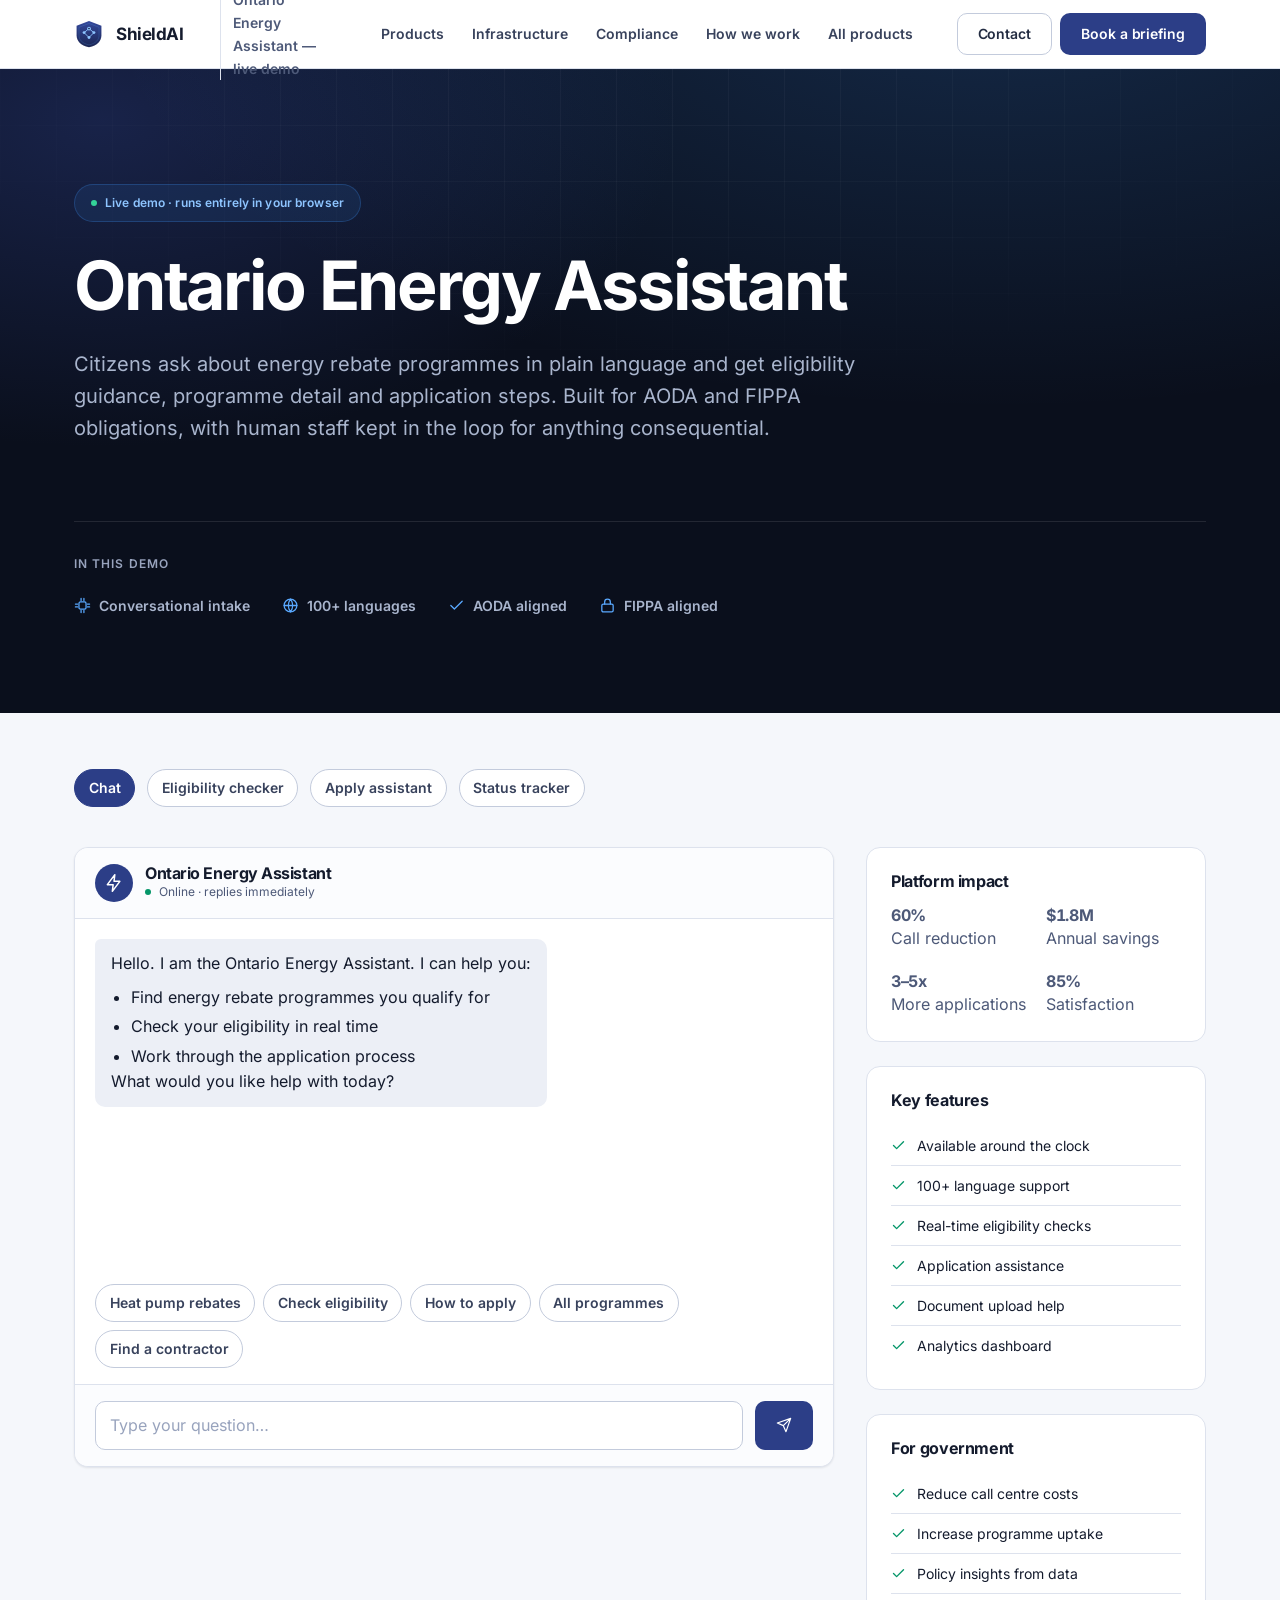
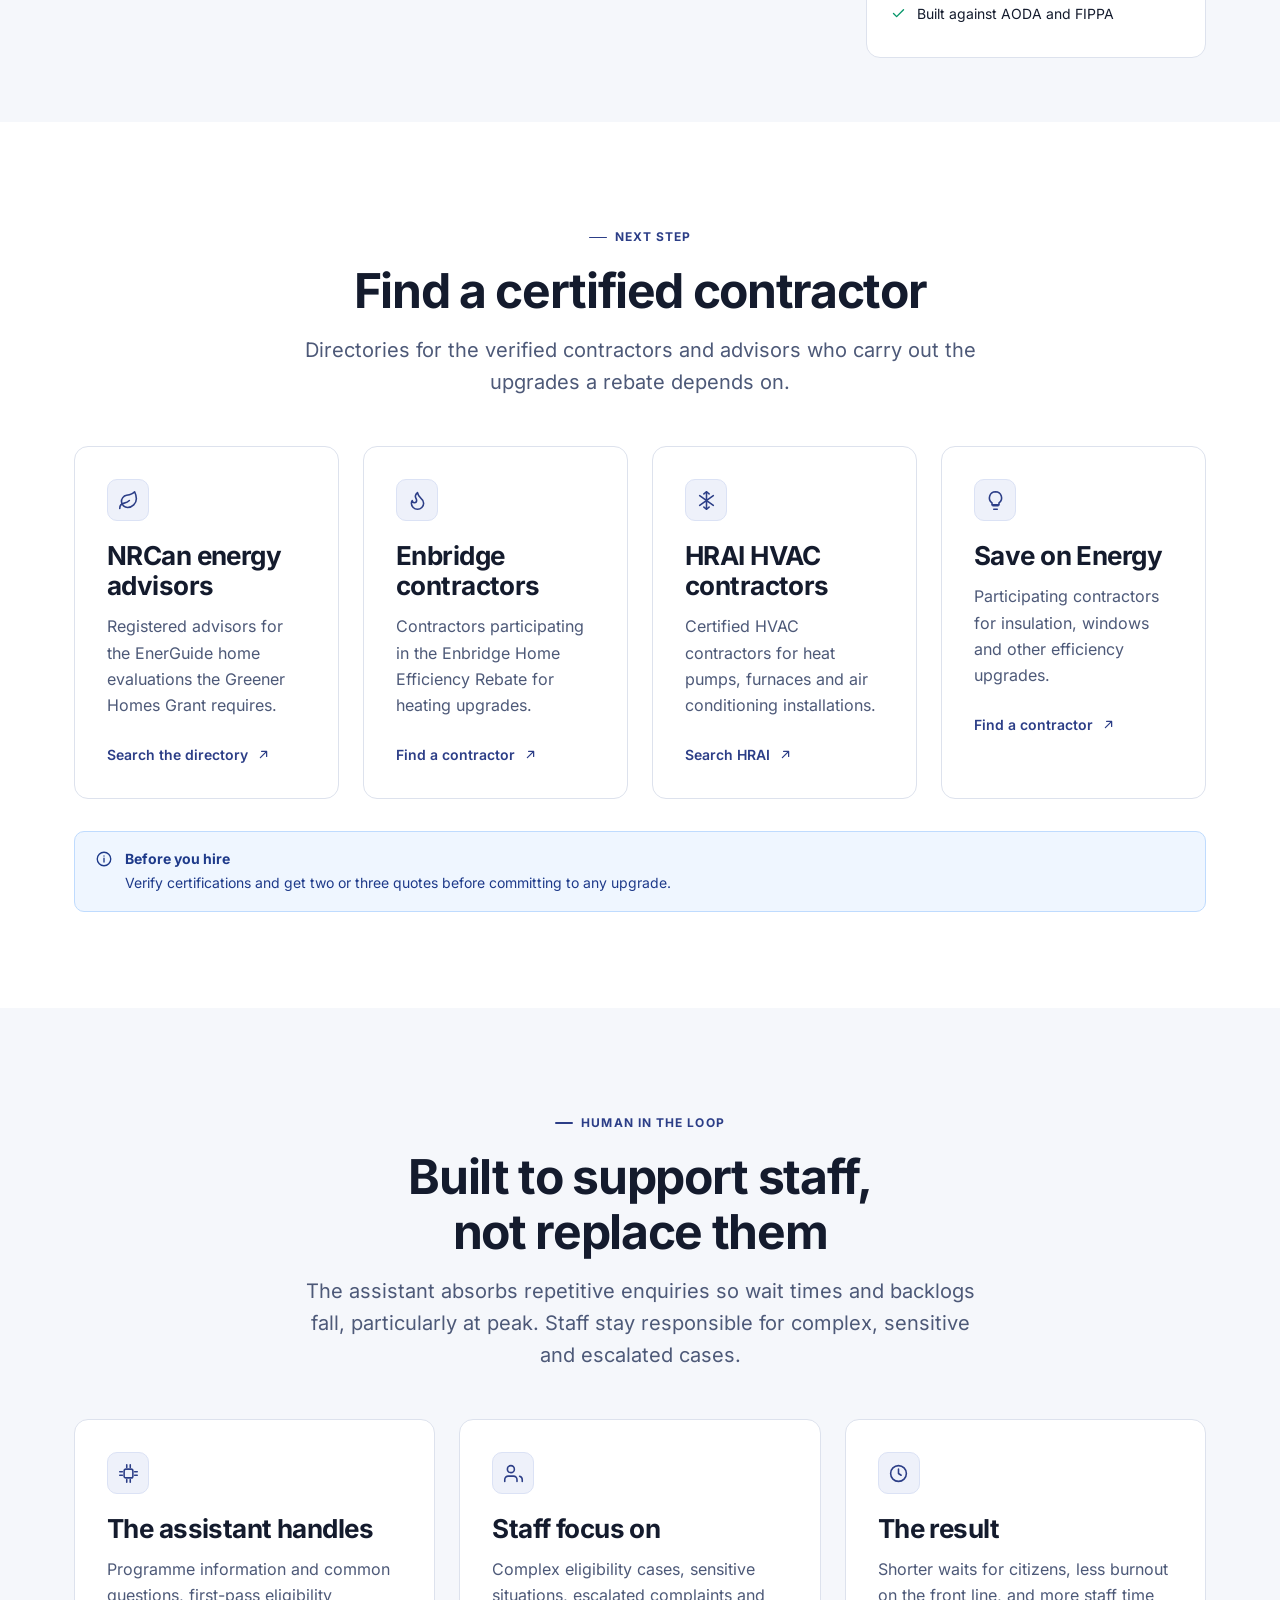
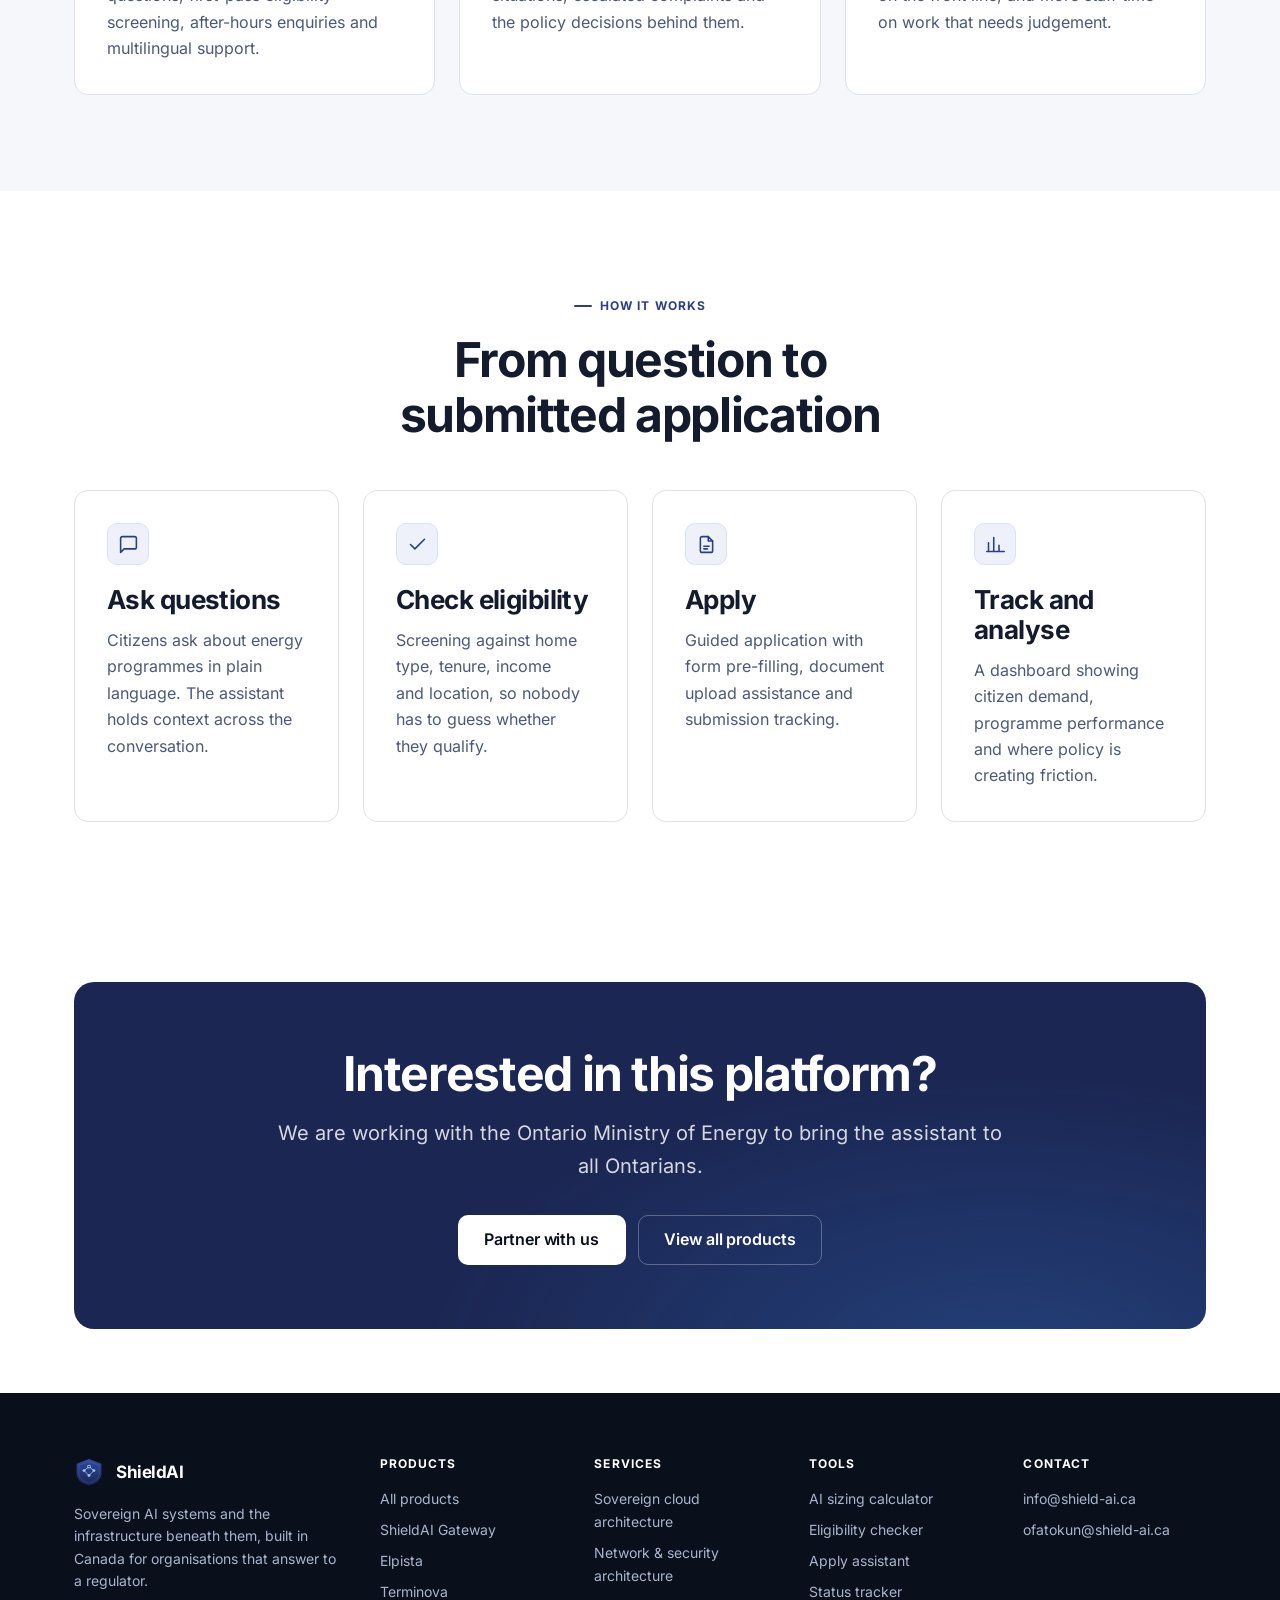
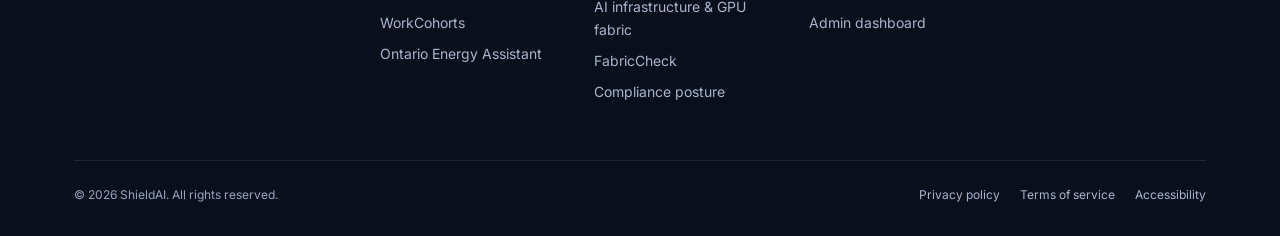
<file: ontario-energy-demo.html>
<!DOCTYPE html>
<html lang="en">
<head>
<meta charset="UTF-8">
<meta name="viewport" content="width=device-width, initial-scale=1">
<title>Ontario Energy Assistant — live demo — ShieldAI</title>
<meta name="description" content="Try the Ontario Energy Assistant. Ask about Ontario energy rebate programmes, eligibility and how to apply, and see how the assistant answers.">
<link rel="icon" href="logo.svg" type="image/svg+xml">
<link rel="stylesheet" href="assets/shield.css">
<style>
  /* Page-unique only. The .chat-* / .message / .typing-indicator names below are
     produced or queried by the <script> at the foot of this page and cannot be
     renamed — they are styled here to match the .chat family in shield.css. */

  .demo-layout {
    display: grid;
    grid-template-columns: minmax(0, 1fr) 340px;
    gap: var(--s-8);
    align-items: start;
  }
  @media (max-width: 980px) { .demo-layout { grid-template-columns: minmax(0, 1fr); } }

  /* --- Chat shell (mirrors .chat / .chat__header / .chat__log / .chat__compose) */
  .chat-container {
    display: flex; flex-direction: column; min-width: 0;
    height: min(70vh, 620px);
    background: var(--surface);
    border: 1px solid var(--border);
    border-radius: var(--r-lg);
    box-shadow: var(--e-1);
    overflow: hidden;
  }
  .chat-header {
    display: flex; align-items: center; gap: var(--s-3);
    padding: var(--s-4) var(--s-5);
    border-bottom: 1px solid var(--border);
    background: var(--n-25);
  }
  .chat-avatar {
    display: grid; place-items: center;
    width: 38px; height: 38px; flex: none;
    border-radius: var(--r-full);
    color: var(--n-0); background: var(--b-600);
  }
  .chat-avatar svg { width: 20px; height: 20px; }
  .chat-title h2 { font-size: var(--t-base); margin: 0; }
  .chat-title p {
    display: flex; align-items: center; gap: var(--s-2);
    font-size: var(--t-xs); color: var(--text-muted);
  }
  .chat-title p::before {
    content: ""; width: 6px; height: 6px; flex: none;
    border-radius: 50%; background: var(--ok-600);
  }
  .chat-messages {
    flex: 1; min-height: 0; overflow-y: auto;
    padding: var(--s-5);
    display: flex; flex-direction: column; gap: var(--s-4);
    scroll-behavior: smooth;
  }

  /* Bubbles — built by the script via className = `message ${type}` */
  .message {
    max-width: 85%;
    padding: var(--s-3) var(--s-4);
    font-size: var(--t-base); line-height: 1.6;
    border-radius: var(--r-md);
    overflow-wrap: break-word;
  }
  .message.bot, .message.typing {
    align-self: flex-start;
    color: var(--text); background: var(--n-100);
    border-top-left-radius: var(--r-sm);
  }
  .message.user {
    align-self: flex-end;
    color: var(--n-0); background: var(--b-600);
    border-top-right-radius: var(--r-sm);
  }
  .message ul { list-style: disc; padding-left: var(--s-5); margin-top: var(--s-2); }
  .message li { margin-top: var(--s-1); }

  /* Typing dots — built by the script's innerHTML; reuses @keyframes typing */
  .typing-indicator { display: inline-flex; gap: 4px; align-items: center; padding: 4px 0; }
  .typing-indicator span {
    width: 6px; height: 6px; border-radius: 50%; background: var(--n-400);
    animation: typing 1.2s var(--ease) infinite;
  }
  .typing-indicator span:nth-child(2) { animation-delay: .18s; }
  .typing-indicator span:nth-child(3) { animation-delay: .36s; }

  .quick-actions {
    display: flex; flex-wrap: wrap; gap: var(--s-2);
    padding: 0 var(--s-5) var(--s-4);
  }
  .chat-input {
    display: flex; gap: var(--s-3);
    padding: var(--s-4) var(--s-5);
    border-top: 1px solid var(--border);
    background: var(--n-25);
  }
  .chat-input .input { flex: 1; min-width: 0; }
  .chat-input .btn { flex: none; width: auto; }

  /* --- Sidebar ---------------------------------------------------------- */
  .demo-sidebar { display: flex; flex-direction: column; gap: var(--s-6); min-width: 0; }
  .info-card { padding: var(--s-6); }
  .info-card h3 { font-size: var(--t-base); margin-bottom: var(--s-4); }
  .info-card li {
    position: relative;
    padding: var(--s-2) 0 var(--s-2) 26px;
    font-size: var(--t-sm);
    border-bottom: 1px solid var(--border);
  }
  .info-card li:last-child { border-bottom: 0; }
  .info-card li > svg {
    position: absolute; left: 0; top: 12px;
    width: 15px; height: 15px; color: var(--ok-600);
  }

  .metrics { display: grid; grid-template-columns: repeat(2, minmax(0, 1fr)); gap: var(--s-5); }
  .metrics__value {
    font-size: var(--t-xl); font-weight: 700; letter-spacing: -.02em;
    font-variant-numeric: tabular-nums; line-height: 1.2; color: var(--b-600);
  }
  .metrics__label { font-size: var(--t-xs); color: var(--text-muted); }

  /* --- Misc ------------------------------------------------------------- */
  /* The context label narrows the header: keep nav labels on one line, and
     drop the label before the full nav and the CTA can no longer both fit. */
  
  .toolbar { border-bottom: 0; padding-inline: 0; margin-bottom: var(--s-6); }
  .toolbar a.filter-btn { display: inline-flex; align-items: center; text-decoration: none; }
  a.card { text-decoration: none; color: inherit; }
</style>
</head>

<body>
<a class="skip-link" href="#main">Skip to content</a>

<!-- ══ Header ══════════════════════════════════════════════════════════ -->
<header class="site-header">
  <div class="wrap site-header__inner">
    <a class="brand" href="index.html">
      <svg class="brand__mark" viewBox="0 0 64 64" aria-hidden="true">
        <defs>
          <linearGradient id="hm" x1="32" y1="4" x2="32" y2="60" gradientUnits="userSpaceOnUse">
            <stop offset="0" stop-color="#35499C"/><stop offset="1" stop-color="#1B2653"/>
          </linearGradient>
        </defs>
        <path d="M32 4 5.5 14.2v20.3c0 12.4 8.3 21.6 26.5 25.5 18.2-3.9 26.5-13.1 26.5-25.5V14.2L32 4Z" fill="url(#hm)"/>
        <path d="M32 9.4 10.6 17.6v16.9c0 9.9 6.6 17.4 21.4 20.8 14.8-3.4 21.4-10.9 21.4-20.8V17.6L32 9.4Z" fill="none" stroke="#5AA9FF" stroke-opacity=".28" stroke-width="1.4"/>
        <g stroke="#8EC5FF" stroke-width="1.9" stroke-linecap="round" fill="none">
          <path d="M32 20.5 21.5 29M32 20.5 42.5 29M21.5 29 32 39.5M42.5 29 32 39.5"/>
        </g>
        <g fill="#8EC5FF">
          <circle cx="32" cy="20.5" r="4"/><circle cx="21.5" cy="29" r="3.1"/>
          <circle cx="42.5" cy="29" r="3.1"/><circle cx="32" cy="39.5" r="3.1"/>
        </g>
        <circle cx="32" cy="20.5" r="1.7" fill="#131B3B"/>
      </svg>
      <span>ShieldAI</span>
    </a>
    <span class="app-header__context">Ontario Energy Assistant — live demo</span>

    <nav class="nav" id="site-nav" aria-label="Primary">
      <a href="index.html#portfolio">Products</a>
      <a href="index.html#infrastructure">Infrastructure</a>
      <a href="index.html#compliance">Compliance</a>
      <a href="index.html#engage">How we work</a>
      <a href="products.html">All products</a>
    </nav>

    <div class="header-cta">
      <a class="btn btn--secondary" href="mailto:info@shield-ai.ca?subject=ShieldAI%20enquiry">Contact</a>
      <a class="btn btn--primary" href="mailto:info@shield-ai.ca?subject=ShieldAI%20briefing%20request&amp;body=Hi%2C%0D%0A%0D%0AI%27d%20like%20to%20book%20a%20technical%20briefing.%0D%0A%0D%0AName%3A%0D%0AOrganisation%3A%0D%0ARole%3A%0D%0AArea%20of%20interest%3A%0D%0ABest%20time%3A%0D%0A">
        Book a briefing
      </a>
    </div>

    <button class="nav-toggle" type="button" aria-expanded="false" aria-controls="site-nav">
      <span class="visually-hidden">Menu</span>
      <svg class="icon-open" viewBox="0 0 24 24" fill="none" stroke="currentColor" stroke-width="2" stroke-linecap="round" aria-hidden="true"><path d="M4 7h16M4 12h16M4 17h16"/></svg>
      <svg class="icon-close" viewBox="0 0 24 24" fill="none" stroke="currentColor" stroke-width="2" stroke-linecap="round" aria-hidden="true"><path d="M6 6l12 12M18 6 6 18"/></svg>
    </button>
  </div>
</header>

<script>
(function () {
  var btn = document.querySelector('.nav-toggle');
  var nav = document.getElementById('site-nav');
  if (!btn || !nav) return;

  function setOpen(open) {
    btn.setAttribute('aria-expanded', String(open));
    if (open) { nav.setAttribute('data-open', ''); }
    else { nav.removeAttribute('data-open'); }
  }

  btn.addEventListener('click', function () {
    setOpen(btn.getAttribute('aria-expanded') !== 'true');
  });

  // Close after choosing a destination, or on Escape
  nav.addEventListener('click', function (e) {
    if (e.target.closest('a')) setOpen(false);
  });
  document.addEventListener('keydown', function (e) {
    if (e.key === 'Escape' && btn.getAttribute('aria-expanded') === 'true') {
      setOpen(false); btn.focus();
    }
  });
  // Reset state if the viewport grows back to the desktop layout
  window.matchMedia('(min-width: 941px)').addEventListener('change', function (m) {
    if (m.matches) setOpen(false);
  });
})();
</script>

<main id="main">

<!-- ══ Hero ════════════════════════════════════════════════════════════ -->
<section class="hero on-dark">
  <div class="wrap">
    <span class="pill"><span class="pill__dot"></span> Live demo · runs entirely in your browser</span>

    <h1>Ontario Energy Assistant</h1>

    <p class="hero__lede">
      Citizens ask about energy rebate programmes in plain language and get eligibility
      guidance, programme detail and application steps. Built for AODA and FIPPA
      obligations, with human staff kept in the loop for anything consequential.
    </p>

    <div class="trust">
      <p class="trust__label">In this demo</p>
      <div class="trust__items">
        <span class="trust__item badge">
          <svg viewBox="0 0 24 24" fill="none" stroke="currentColor" stroke-width="1.8" stroke-linecap="round" stroke-linejoin="round" aria-hidden="true"><rect x="7" y="7" width="10" height="10" rx="2"/><path d="M10 2v3M14 2v3M10 19v3M14 19v3M2 10h3M2 14h3M19 10h3M19 14h3"/></svg>
          Conversational intake
        </span>
        <span class="trust__item badge">
          <svg viewBox="0 0 24 24" fill="none" stroke="currentColor" stroke-width="1.8" stroke-linecap="round" stroke-linejoin="round" aria-hidden="true"><circle cx="12" cy="12" r="9"/><path d="M3 12h18M12 3a15 15 0 0 1 0 18 15 15 0 0 1 0-18Z"/></svg>
          100+ languages
        </span>
        <span class="trust__item badge">
          <svg viewBox="0 0 24 24" fill="none" stroke="currentColor" stroke-width="1.8" stroke-linecap="round" stroke-linejoin="round" aria-hidden="true"><path d="M20 6 9 17l-5-5"/></svg>
          AODA aligned
        </span>
        <span class="trust__item badge">
          <svg viewBox="0 0 24 24" fill="none" stroke="currentColor" stroke-width="1.8" stroke-linecap="round" stroke-linejoin="round" aria-hidden="true"><rect x="4" y="10" width="16" height="11" rx="2"/><path d="M8 10V7a4 4 0 0 1 8 0v3"/></svg>
          FIPPA aligned
        </span>
      </div>
    </div>
  </div>
</section>

<!-- ══ Demo ════════════════════════════════════════════════════════════ -->
<section class="app-main">
  <div class="wrap">

    <nav class="toolbar" aria-label="Assistant tools">
      <a class="filter-btn active" href="ontario-energy-demo.html" aria-current="page">Chat</a>
      <a class="filter-btn" href="eligibility-checker.html">Eligibility checker</a>
      <a class="filter-btn" href="apply-assistant.html">Apply assistant</a>
      <a class="filter-btn" href="status-tracker.html">Status tracker</a>
    </nav>

    <div class="demo-layout demo-container">

      <!-- Chat -->
      <div class="chat-container chat">
        <div class="chat-header chat__header">
          <span class="chat-avatar msg__avatar">
            <svg viewBox="0 0 24 24" fill="none" stroke="currentColor" stroke-width="1.8" stroke-linecap="round" stroke-linejoin="round" aria-hidden="true"><path d="M13 2 4 14h7l-1 8 9-12h-7l1-8Z"/></svg>
          </span>
          <div class="chat-title">
            <h2>Ontario Energy Assistant</h2>
            <p>Online · replies immediately</p>
          </div>
        </div>

        <div class="chat-messages chat__log" id="chatMessages"
             role="log" aria-live="polite" aria-relevant="additions"
             aria-label="Conversation with the Ontario Energy Assistant" tabindex="0">
          <div class="message bot">
            Hello. I am the Ontario Energy Assistant. I can help you:
            <ul>
              <li>Find energy rebate programmes you qualify for</li>
              <li>Check your eligibility in real time</li>
              <li>Work through the application process</li>
            </ul>
            What would you like help with today?
          </div>
        </div>

        <div class="quick-actions">
          <button type="button" class="filter-btn quick-action" onclick="sendQuickMessage('What rebates are available for heat pumps?')">Heat pump rebates</button>
          <button type="button" class="filter-btn quick-action" onclick="sendQuickMessage('Am I eligible for energy rebates?')">Check eligibility</button>
          <button type="button" class="filter-btn quick-action" onclick="sendQuickMessage('How do I apply for rebates?')">How to apply</button>
          <button type="button" class="filter-btn quick-action" onclick="sendQuickMessage('What programs are available?')">All programmes</button>
          <button type="button" class="filter-btn quick-action" onclick="sendQuickMessage('How do I find a contractor?')">Find a contractor</button>
        </div>

        <div class="chat-input chat__compose">
          <label class="visually-hidden" for="userInput">Your message</label>
          <input class="input" type="text" id="userInput" placeholder="Type your question…" autocomplete="off" onkeypress="handleKeyPress(event)">
          <button type="button" class="btn btn--primary" onclick="sendMessage()">
            <span class="visually-hidden">Send message</span>
            <svg viewBox="0 0 24 24" fill="none" stroke="currentColor" stroke-width="1.8" stroke-linecap="round" stroke-linejoin="round" aria-hidden="true"><path d="M22 2 11 13M22 2l-7 20-4-9-9-4 20-7Z"/></svg>
          </button>
        </div>
      </div>

      <!-- Sidebar -->
      <div class="demo-sidebar">
        <div class="card info-card">
          <h3>Platform impact</h3>
          <div class="metrics">
            <div>
              <p class="metrics__value">60%</p>
              <p class="metrics__label">Call reduction</p>
            </div>
            <div>
              <p class="metrics__value">$1.8M</p>
              <p class="metrics__label">Annual savings</p>
            </div>
            <div>
              <p class="metrics__value">3–5x</p>
              <p class="metrics__label">More applications</p>
            </div>
            <div>
              <p class="metrics__value">85%</p>
              <p class="metrics__label">Satisfaction</p>
            </div>
          </div>
        </div>

        <div class="card info-card">
          <h3>Key features</h3>
          <ul>
            <li><svg viewBox="0 0 24 24" fill="none" stroke="currentColor" stroke-width="2.2" stroke-linecap="round" stroke-linejoin="round" aria-hidden="true"><path d="M20 6 9 17l-5-5"/></svg>Available around the clock</li>
            <li><svg viewBox="0 0 24 24" fill="none" stroke="currentColor" stroke-width="2.2" stroke-linecap="round" stroke-linejoin="round" aria-hidden="true"><path d="M20 6 9 17l-5-5"/></svg>100+ language support</li>
            <li><svg viewBox="0 0 24 24" fill="none" stroke="currentColor" stroke-width="2.2" stroke-linecap="round" stroke-linejoin="round" aria-hidden="true"><path d="M20 6 9 17l-5-5"/></svg>Real-time eligibility checks</li>
            <li><svg viewBox="0 0 24 24" fill="none" stroke="currentColor" stroke-width="2.2" stroke-linecap="round" stroke-linejoin="round" aria-hidden="true"><path d="M20 6 9 17l-5-5"/></svg>Application assistance</li>
            <li><svg viewBox="0 0 24 24" fill="none" stroke="currentColor" stroke-width="2.2" stroke-linecap="round" stroke-linejoin="round" aria-hidden="true"><path d="M20 6 9 17l-5-5"/></svg>Document upload help</li>
            <li><svg viewBox="0 0 24 24" fill="none" stroke="currentColor" stroke-width="2.2" stroke-linecap="round" stroke-linejoin="round" aria-hidden="true"><path d="M20 6 9 17l-5-5"/></svg>Analytics dashboard</li>
          </ul>
        </div>

        <div class="card info-card">
          <h3>For government</h3>
          <ul>
            <li><svg viewBox="0 0 24 24" fill="none" stroke="currentColor" stroke-width="2.2" stroke-linecap="round" stroke-linejoin="round" aria-hidden="true"><path d="M20 6 9 17l-5-5"/></svg>Reduce call centre costs</li>
            <li><svg viewBox="0 0 24 24" fill="none" stroke="currentColor" stroke-width="2.2" stroke-linecap="round" stroke-linejoin="round" aria-hidden="true"><path d="M20 6 9 17l-5-5"/></svg>Increase programme uptake</li>
            <li><svg viewBox="0 0 24 24" fill="none" stroke="currentColor" stroke-width="2.2" stroke-linecap="round" stroke-linejoin="round" aria-hidden="true"><path d="M20 6 9 17l-5-5"/></svg>Policy insights from data</li>
            <li><svg viewBox="0 0 24 24" fill="none" stroke="currentColor" stroke-width="2.2" stroke-linecap="round" stroke-linejoin="round" aria-hidden="true"><path d="M20 6 9 17l-5-5"/></svg>Built against AODA and FIPPA</li>
          </ul>
        </div>
      </div>

    </div>
  </div>
</section>

<!-- ══ Find a contractor ═══════════════════════════════════════════════ -->
<section class="section" id="contractors">
  <div class="wrap">
    <div class="sec-head sec-head--center">
      <span class="eyebrow">Next step</span>
      <h2>Find a certified contractor</h2>
      <p>Directories for the verified contractors and advisors who carry out the upgrades a rebate depends on.</p>
    </div>

    <div class="grid grid--4">
      <a class="card card--hover" href="https://oee.nrcan.gc.ca/corporate/statistics/neud/dpa/data_e/search/search.cfm?attr=0" target="_blank" rel="noopener">
        <span class="icon-chip">
          <svg viewBox="0 0 24 24" fill="none" stroke="currentColor" stroke-width="1.8" stroke-linecap="round" stroke-linejoin="round" aria-hidden="true"><path d="M11 20A7 7 0 0 1 9.8 6.1C15.5 5 17 4.5 19 2c1 2 2 4.2 2 8 0 5.5-4.8 10-10 10Z"/><path d="M2 21c0-3 1.9-5.4 5.1-6C9.5 14.5 12 13 13 12"/></svg>
        </span>
        <h3>NRCan energy advisors</h3>
        <p>Registered advisors for the EnerGuide home evaluations the Greener Homes Grant requires.</p>
        <span class="link-arrow mt-6">Search the directory
          <svg viewBox="0 0 24 24" fill="none" stroke="currentColor" stroke-width="2" stroke-linecap="round" stroke-linejoin="round" aria-hidden="true"><path d="M7 17 17 7M9 7h8v8"/></svg>
        </span>
      </a>

      <a class="card card--hover" href="https://www.enbridgegas.com/residential/rebates-energy-conservation/find-a-contractor" target="_blank" rel="noopener">
        <span class="icon-chip">
          <svg viewBox="0 0 24 24" fill="none" stroke="currentColor" stroke-width="1.8" stroke-linecap="round" stroke-linejoin="round" aria-hidden="true"><path d="M8.5 14.5A2.5 2.5 0 0 0 11 12c0-1.4-.5-2-1-3-1.1-2.1-.2-4 2-6 .5 2.5 2 4.9 4 6.5 2 1.6 3 3.5 3 5.5a7 7 0 1 1-14 0c0-1.2.4-2.3 1-3a2.5 2.5 0 0 0 2.5 2.5Z"/></svg>
        </span>
        <h3>Enbridge contractors</h3>
        <p>Contractors participating in the Enbridge Home Efficiency Rebate for heating upgrades.</p>
        <span class="link-arrow mt-6">Find a contractor
          <svg viewBox="0 0 24 24" fill="none" stroke="currentColor" stroke-width="2" stroke-linecap="round" stroke-linejoin="round" aria-hidden="true"><path d="M7 17 17 7M9 7h8v8"/></svg>
        </span>
      </a>

      <a class="card card--hover" href="https://www.hrai.ca/find-a-contractor" target="_blank" rel="noopener">
        <span class="icon-chip">
          <svg viewBox="0 0 24 24" fill="none" stroke="currentColor" stroke-width="1.8" stroke-linecap="round" stroke-linejoin="round" aria-hidden="true"><path d="M12 2v20M4.2 6.5l15.6 11M19.8 6.5 4.2 17.5"/><path d="M9 4.5 12 2l3 2.5M9 19.5 12 22l3-2.5"/></svg>
        </span>
        <h3>HRAI HVAC contractors</h3>
        <p>Certified HVAC contractors for heat pumps, furnaces and air conditioning installations.</p>
        <span class="link-arrow mt-6">Search HRAI
          <svg viewBox="0 0 24 24" fill="none" stroke="currentColor" stroke-width="2" stroke-linecap="round" stroke-linejoin="round" aria-hidden="true"><path d="M7 17 17 7M9 7h8v8"/></svg>
        </span>
      </a>

      <a class="card card--hover" href="https://saveonenergy.ca/For-Your-Home/Find-a-Contractor" target="_blank" rel="noopener">
        <span class="icon-chip">
          <svg viewBox="0 0 24 24" fill="none" stroke="currentColor" stroke-width="1.8" stroke-linecap="round" stroke-linejoin="round" aria-hidden="true"><path d="M9 18h6M10 22h4"/><path d="M12 2a7 7 0 0 0-4 12.7V17h8v-2.3A7 7 0 0 0 12 2Z"/></svg>
        </span>
        <h3>Save on Energy</h3>
        <p>Participating contractors for insulation, windows and other efficiency upgrades.</p>
        <span class="link-arrow mt-6">Find a contractor
          <svg viewBox="0 0 24 24" fill="none" stroke="currentColor" stroke-width="2" stroke-linecap="round" stroke-linejoin="round" aria-hidden="true"><path d="M7 17 17 7M9 7h8v8"/></svg>
        </span>
      </a>
    </div>

    <div class="alert alert--info mt-8">
      <svg viewBox="0 0 24 24" fill="none" stroke="currentColor" stroke-width="1.8" stroke-linecap="round" stroke-linejoin="round" aria-hidden="true"><circle cx="12" cy="12" r="9"/><path d="M12 16v-5M12 8h.01"/></svg>
      <p><strong>Before you hire</strong>Verify certifications and get two or three quotes before committing to any upgrade.</p>
    </div>
  </div>
</section>

<!-- ══ Human in the loop ═══════════════════════════════════════════════ -->
<section class="section section--sunken">
  <div class="wrap">
    <div class="sec-head sec-head--center">
      <span class="eyebrow">Human in the loop</span>
      <h2>Built to support staff, not replace them</h2>
      <p>
        The assistant absorbs repetitive enquiries so wait times and backlogs fall,
        particularly at peak. Staff stay responsible for complex, sensitive and
        escalated cases.
      </p>
    </div>

    <div class="grid grid--3">
      <article class="card">
        <span class="icon-chip">
          <svg viewBox="0 0 24 24" fill="none" stroke="currentColor" stroke-width="1.8" stroke-linecap="round" stroke-linejoin="round" aria-hidden="true"><rect x="7" y="7" width="10" height="10" rx="2"/><path d="M10 2v3M14 2v3M10 19v3M14 19v3M2 10h3M2 14h3M19 10h3M19 14h3"/></svg>
        </span>
        <h3>The assistant handles</h3>
        <p>Programme information and common questions, first-pass eligibility screening, after-hours enquiries and multilingual support.</p>
      </article>

      <article class="card">
        <span class="icon-chip">
          <svg viewBox="0 0 24 24" fill="none" stroke="currentColor" stroke-width="1.8" stroke-linecap="round" stroke-linejoin="round" aria-hidden="true"><path d="M16 21v-2a4 4 0 0 0-4-4H6a4 4 0 0 0-4 4v2"/><circle cx="9" cy="7" r="4"/><path d="M22 21v-2a4 4 0 0 0-3-3.9"/></svg>
        </span>
        <h3>Staff focus on</h3>
        <p>Complex eligibility cases, sensitive situations, escalated complaints and the policy decisions behind them.</p>
      </article>

      <article class="card">
        <span class="icon-chip">
          <svg viewBox="0 0 24 24" fill="none" stroke="currentColor" stroke-width="1.8" stroke-linecap="round" stroke-linejoin="round" aria-hidden="true"><circle cx="12" cy="12" r="9"/><path d="M12 7v5l3 2"/></svg>
        </span>
        <h3>The result</h3>
        <p>Shorter waits for citizens, less burnout on the front line, and more staff time on work that needs judgement.</p>
      </article>
    </div>
  </div>
</section>

<!-- ══ How it works ════════════════════════════════════════════════════ -->
<section class="section">
  <div class="wrap">
    <div class="sec-head sec-head--center">
      <span class="eyebrow">How it works</span>
      <h2>From question to submitted application</h2>
    </div>

    <div class="grid grid--4">
      <article class="card card--hover feature-card">
        <span class="icon-chip feature-icon">
          <svg viewBox="0 0 24 24" fill="none" stroke="currentColor" stroke-width="1.8" stroke-linecap="round" stroke-linejoin="round" aria-hidden="true"><path d="M21 15a2 2 0 0 1-2 2H7l-4 4V5a2 2 0 0 1 2-2h14a2 2 0 0 1 2 2Z"/></svg>
        </span>
        <h3>Ask questions</h3>
        <p>Citizens ask about energy programmes in plain language. The assistant holds context across the conversation.</p>
      </article>

      <article class="card card--hover feature-card">
        <span class="icon-chip feature-icon">
          <svg viewBox="0 0 24 24" fill="none" stroke="currentColor" stroke-width="1.8" stroke-linecap="round" stroke-linejoin="round" aria-hidden="true"><path d="M20 6 9 17l-5-5"/></svg>
        </span>
        <h3>Check eligibility</h3>
        <p>Screening against home type, tenure, income and location, so nobody has to guess whether they qualify.</p>
      </article>

      <article class="card card--hover feature-card">
        <span class="icon-chip feature-icon">
          <svg viewBox="0 0 24 24" fill="none" stroke="currentColor" stroke-width="1.8" stroke-linecap="round" stroke-linejoin="round" aria-hidden="true"><path d="M14 3H7a2 2 0 0 0-2 2v14a2 2 0 0 0 2 2h10a2 2 0 0 0 2-2V8z"/><path d="M14 3v5h5M9 14h6M9 17h4"/></svg>
        </span>
        <h3>Apply</h3>
        <p>Guided application with form pre-filling, document upload assistance and submission tracking.</p>
      </article>

      <article class="card card--hover feature-card">
        <span class="icon-chip feature-icon">
          <svg viewBox="0 0 24 24" fill="none" stroke="currentColor" stroke-width="1.8" stroke-linecap="round" stroke-linejoin="round" aria-hidden="true"><path d="M4 20V10M10 20V4M16 20v-7M22 20H2"/></svg>
        </span>
        <h3>Track and analyse</h3>
        <p>A dashboard showing citizen demand, programme performance and where policy is creating friction.</p>
      </article>
    </div>
  </div>
</section>

<!-- ══ CTA ═════════════════════════════════════════════════════════════ -->
<section class="section section--tight">
  <div class="wrap">
    <div class="cta-band on-dark">
      <h2>Interested in this platform?</h2>
      <p>We are working with the Ontario Ministry of Energy to bring the assistant to all Ontarians.</p>
      <div class="btn-row">
        <a class="btn btn--primary btn--lg" href="mailto:info@shield-ai.ca?subject=Ontario%20Energy%20Assistant%20-%20Partnership%20Inquiry">Partner with us</a>
        <a class="btn btn--secondary btn--lg" href="products.html">View all products</a>
      </div>
    </div>
  </div>
</section>

</main>

<!-- ══ Footer ══════════════════════════════════════════════════════════ -->
<footer class="site-footer">
  <div class="wrap">
    <div class="footer-grid">

      <div class="footer-brand">
        <span class="brand">
          <svg class="brand__mark" viewBox="0 0 64 64" aria-hidden="true">
            <defs>
              <linearGradient id="fm" x1="32" y1="4" x2="32" y2="60" gradientUnits="userSpaceOnUse">
                <stop offset="0" stop-color="#35499C"/><stop offset="1" stop-color="#1B2653"/>
              </linearGradient>
            </defs>
            <path d="M32 4 5.5 14.2v20.3c0 12.4 8.3 21.6 26.5 25.5 18.2-3.9 26.5-13.1 26.5-25.5V14.2L32 4Z" fill="url(#fm)"/>
            <path d="M32 9.4 10.6 17.6v16.9c0 9.9 6.6 17.4 21.4 20.8 14.8-3.4 21.4-10.9 21.4-20.8V17.6L32 9.4Z" fill="none" stroke="#5AA9FF" stroke-opacity=".28" stroke-width="1.4"/>
            <g stroke="#8EC5FF" stroke-width="1.9" stroke-linecap="round" fill="none">
              <path d="M32 20.5 21.5 29M32 20.5 42.5 29M21.5 29 32 39.5M42.5 29 32 39.5"/>
            </g>
            <g fill="#8EC5FF">
              <circle cx="32" cy="20.5" r="4"/><circle cx="21.5" cy="29" r="3.1"/>
              <circle cx="42.5" cy="29" r="3.1"/><circle cx="32" cy="39.5" r="3.1"/>
            </g>
            <circle cx="32" cy="20.5" r="1.7" fill="#131B3B"/>
          </svg>
          <span>ShieldAI</span>
        </span>
        <p>Sovereign AI systems and the infrastructure beneath them, built in Canada for organisations that answer to a regulator.</p>
      </div>

      <div>
        <h4>Products</h4>
        <ul>
          <li><a href="products.html">All products</a></li>
          <li><a href="gateway.html">ShieldAI Gateway</a></li>
          <li><a href="https://elpista.com" target="_blank" rel="noopener">Elpista</a></li>
          <li><a href="https://terminova.io" target="_blank" rel="noopener">Terminova</a></li>
          <li><a href="https://workcohorts.com" target="_blank" rel="noopener">WorkCohorts</a></li>
          <li><a href="ontario-energy-demo.html">Ontario Energy Assistant</a></li>
        </ul>
      </div>

      <div>
        <h4>Services</h4>
        <ul>
          <li><a href="index.html#infrastructure">Sovereign cloud architecture</a></li>
          <li><a href="index.html#infrastructure">Network &amp; security architecture</a></li>
          <li><a href="index.html#infrastructure">AI infrastructure &amp; GPU fabric</a></li>
          <li><a href="index.html#fabriccheck">FabricCheck</a></li>
          <li><a href="index.html#compliance">Compliance posture</a></li>
        </ul>
      </div>

      <div>
        <h4>Tools</h4>
        <ul>
          <li><a href="sizing.html">AI sizing calculator</a></li>
          <li><a href="eligibility-checker.html">Eligibility checker</a></li>
          <li><a href="apply-assistant.html">Apply assistant</a></li>
          <li><a href="status-tracker.html">Status tracker</a></li>
          <li><a href="admin-dashboard.html">Admin dashboard</a></li>
        </ul>
      </div>

      <div>
        <h4>Contact</h4>
        <ul>
          <li><a href="mailto:info@shield-ai.ca">info@shield-ai.ca</a></li>
          <li><a href="mailto:ofatokun@shield-ai.ca">ofatokun@shield-ai.ca</a></li>
        </ul>
      </div>

    </div>

    <div class="footer-bottom">
      <p>&copy; 2026 ShieldAI. All rights reserved.</p>
      <nav aria-label="Legal">
        <a href="privacy.html">Privacy policy</a>
        <a href="terms.html">Terms of service</a>
        <a href="accessibility.html">Accessibility</a>
      </nav>
    </div>
  </div>
</footer>

    <script>
        const responses = {
            'heat pump': `Great question! Ontario offers several rebates for heat pumps:\n\n🔹 **Canada Greener Homes Grant**: Up to $5,000 for air-source heat pumps, up to $5,000 for ground-source\n\n🔹 **Enbridge Home Efficiency Rebate**: Up to $5,000 additional rebate\n\n🔹 **Canada Greener Homes Loan**: 0% interest loan up to $40,000\n\n**Total potential savings: Up to $15,000+**\n\nWould you like me to check your eligibility?`,
            
            'eligible': `I can help check your eligibility! To determine which programs you qualify for, I'll need to know:\n\n1. Do you own your home?\n2. Is it your primary residence?\n3. What type of home? (detached, semi, townhouse, condo)\n4. What's your approximate household income?\n5. What's your postal code?\n\nYou can answer these one at a time, or tell me about your situation and I'll guide you through it.`,
            
            'apply': `Here's how to apply for energy rebates:\n\n**Step 1:** Get a pre-retrofit EnerGuide evaluation (~$600, rebate available)\n\n**Step 2:** Complete eligible upgrades with a registered contractor\n\n**Step 3:** Get a post-retrofit evaluation\n\n**Step 4:** Submit your application with receipts\n\n**Timeline:** Applications typically processed in 4-8 weeks\n\nI can help you find registered contractors and guide you through each step. Would you like to start?`,
            
            'programs': `Here are the main Ontario energy programs:\n\n⚡ **Canada Greener Homes Grant**\nUp to $5,600 for home retrofits\n\n🏠 **Enbridge Home Efficiency Rebate**\nUp to $5,000 for heating upgrades\n\n💰 **Canada Greener Homes Loan**\n0% interest up to $40,000\n\n🔌 **Save on Energy**\nFree smart thermostats & rebates\n\n☀️ **Net Metering**\nSell solar power back to grid\n\nWhich program would you like to learn more about?`,
            
            'contractor': `Great! Finding a certified contractor is an important step. Here are your options:\n\n🍁 **NRCan Energy Advisors**\nFor EnerGuide evaluations (required for Greener Homes Grant)\n\n🔥 **Enbridge Contractors**\nFor heating upgrades eligible for Enbridge rebates\n\n❄️ **HRAI HVAC Contractors**\nFor heat pumps, furnaces, and AC installations\n\n💡 **Save on Energy Contractors**\nFor insulation, windows, and efficiency upgrades\n\n👇 Scroll down to the "Find a Certified Contractor" section for direct links to each directory.\n\n**Tip:** Always get 2-3 quotes and verify certifications before hiring!`,
            
            'default': `I understand you're asking about that. Let me help you.\n\nAs the Ontario Energy Assistant, I can help you:\n• Find rebates you qualify for\n• Check eligibility requirements\n• Guide you through applications\n• Answer questions about energy programs\n\nCould you tell me more about what you're looking for? For example, are you interested in a specific upgrade like insulation, windows, or a heat pump?`
        };

        function sendMessage() {
            const input = document.getElementById('userInput');
            const message = input.value.trim();
            if (!message) return;
            addMessage(message, 'user');
            input.value = '';
            
            showTyping();
            
            setTimeout(() => {
                hideTyping();
                const response = getResponse(message.toLowerCase());
                addMessage(response, 'bot');
            }, 1000 + Math.random() * 1000);
        }

        function sendQuickMessage(message) {
            document.getElementById('userInput').value = message;
            sendMessage();
        }

        function handleKeyPress(event) {
            if (event.key === 'Enter') {
                sendMessage();
            }
        }

        function addMessage(text, type) {
            const messagesDiv = document.getElementById('chatMessages');
            const messageDiv = document.createElement('div');
            messageDiv.className = `message ${type}`;
            messageDiv.innerHTML = text.replace(/\n/g, '<br>').replace(/\*\*(.*?)\*\*/g, '<strong>$1</strong>');
            messagesDiv.appendChild(messageDiv);
            messagesDiv.scrollTop = messagesDiv.scrollHeight;
        }

        function showTyping() {
            const messagesDiv = document.getElementById('chatMessages');
            const typingDiv = document.createElement('div');
            typingDiv.className = 'message typing';
            typingDiv.id = 'typingIndicator';
            typingDiv.innerHTML = '<div class="typing-indicator"><span></span><span></span><span></span></div>';
            messagesDiv.appendChild(typingDiv);
            messagesDiv.scrollTop = messagesDiv.scrollHeight;
        }

        function hideTyping() {
            const typing = document.getElementById('typingIndicator');
            if (typing) typing.remove();
        }

        function getResponse(message) {
            if (message.includes('heat pump') || message.includes('pump')) {
                return responses['heat pump'];
            } else if (message.includes('contractor') || message.includes('installer') || message.includes('find a')) {
                return responses['contractor'];
            } else if (message.includes('eligible') || message.includes('qualify')) {
                return responses['eligible'];
            } else if (message.includes('apply') || message.includes('application') || message.includes('how do i')) {
                return responses['apply'];
            } else if (message.includes('program') || message.includes('available') || message.includes('what')) {
                return responses['programs'];
            } else {
                return responses['default'];
            }
        }
    </script>
</body>
</html>
</file>
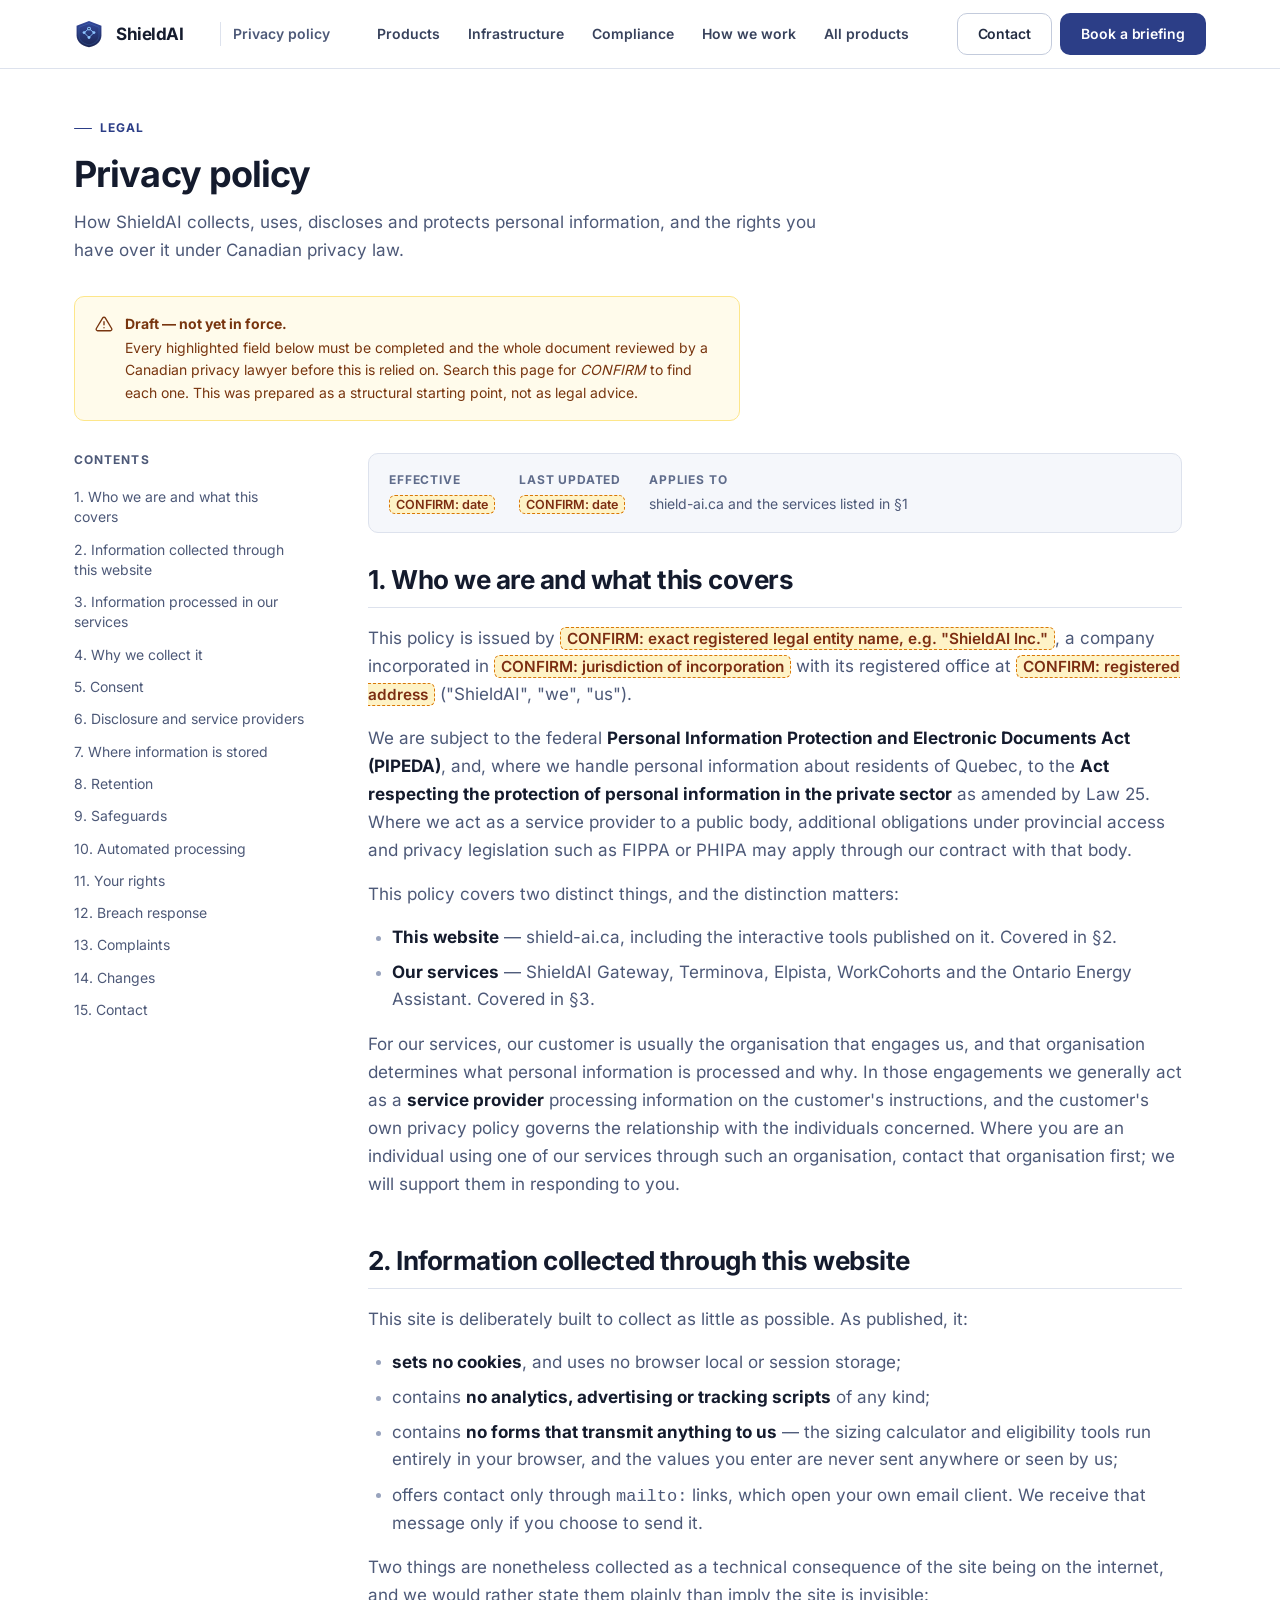
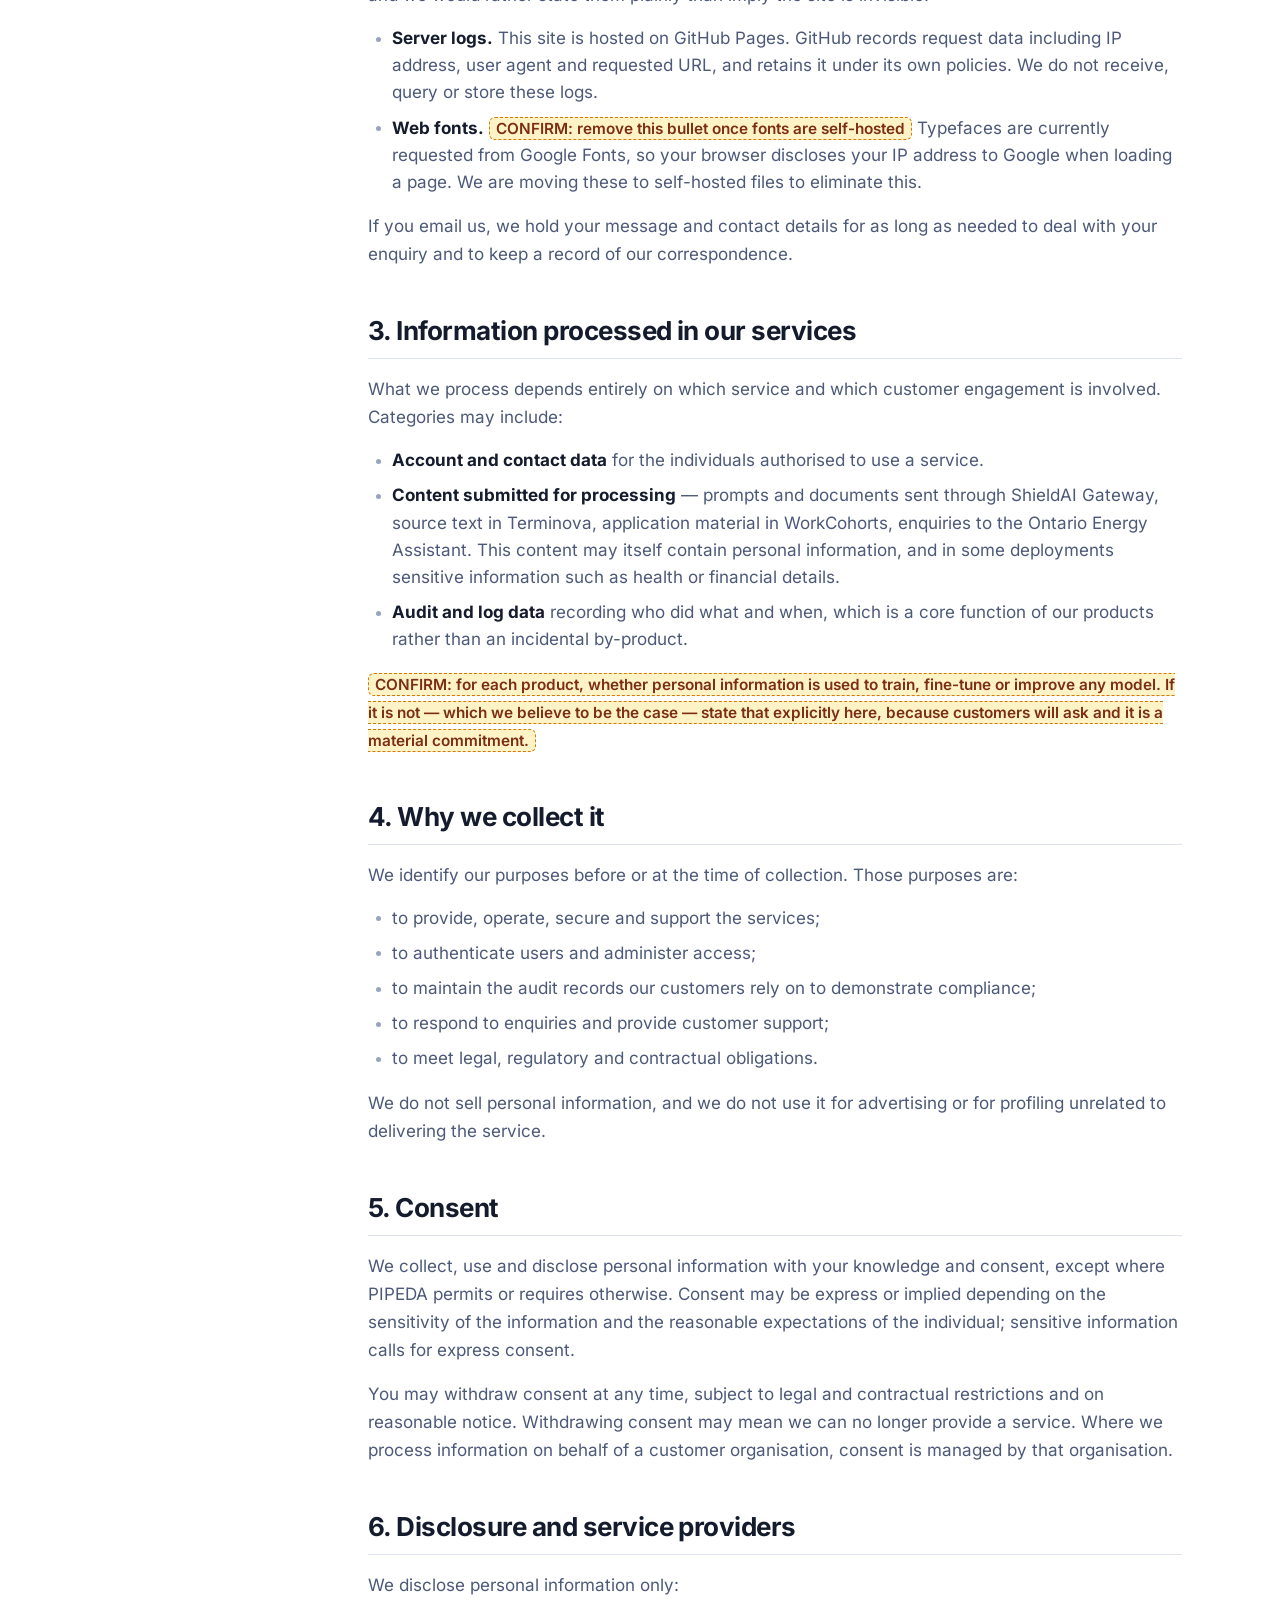
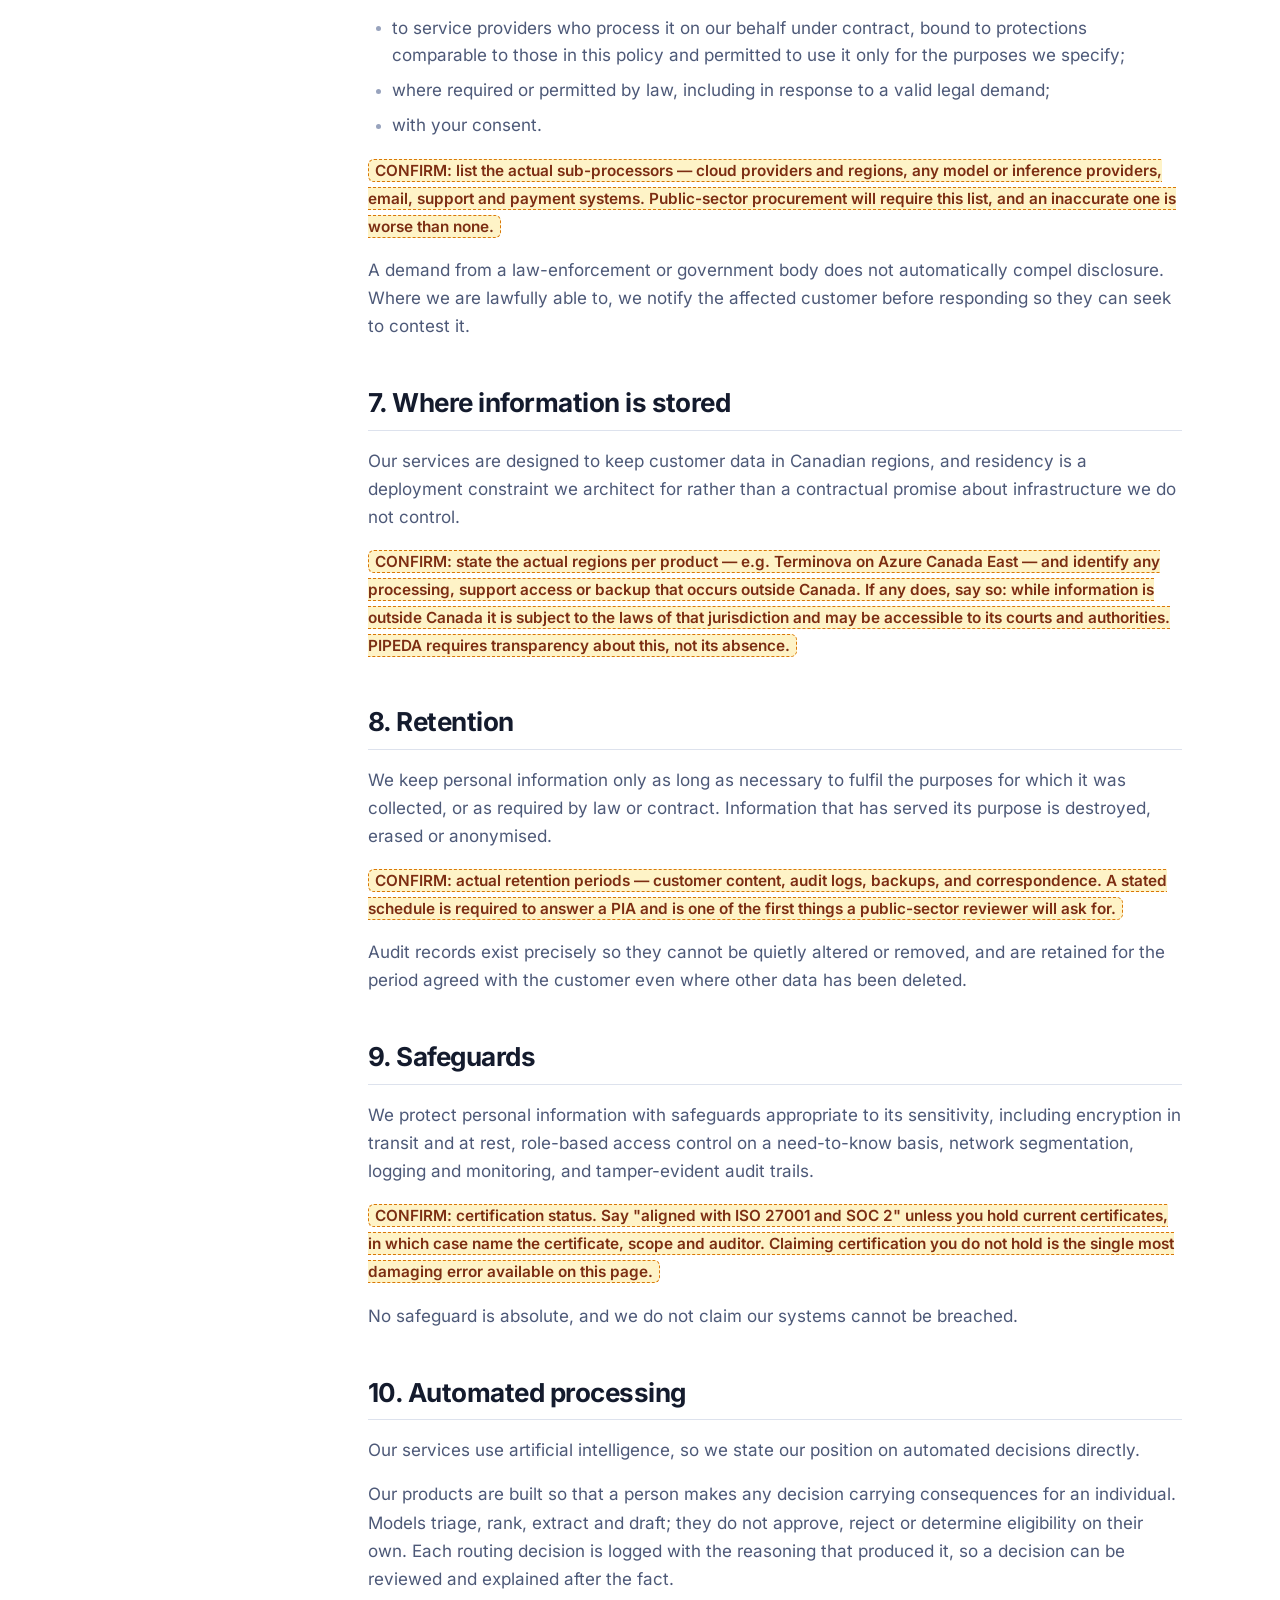
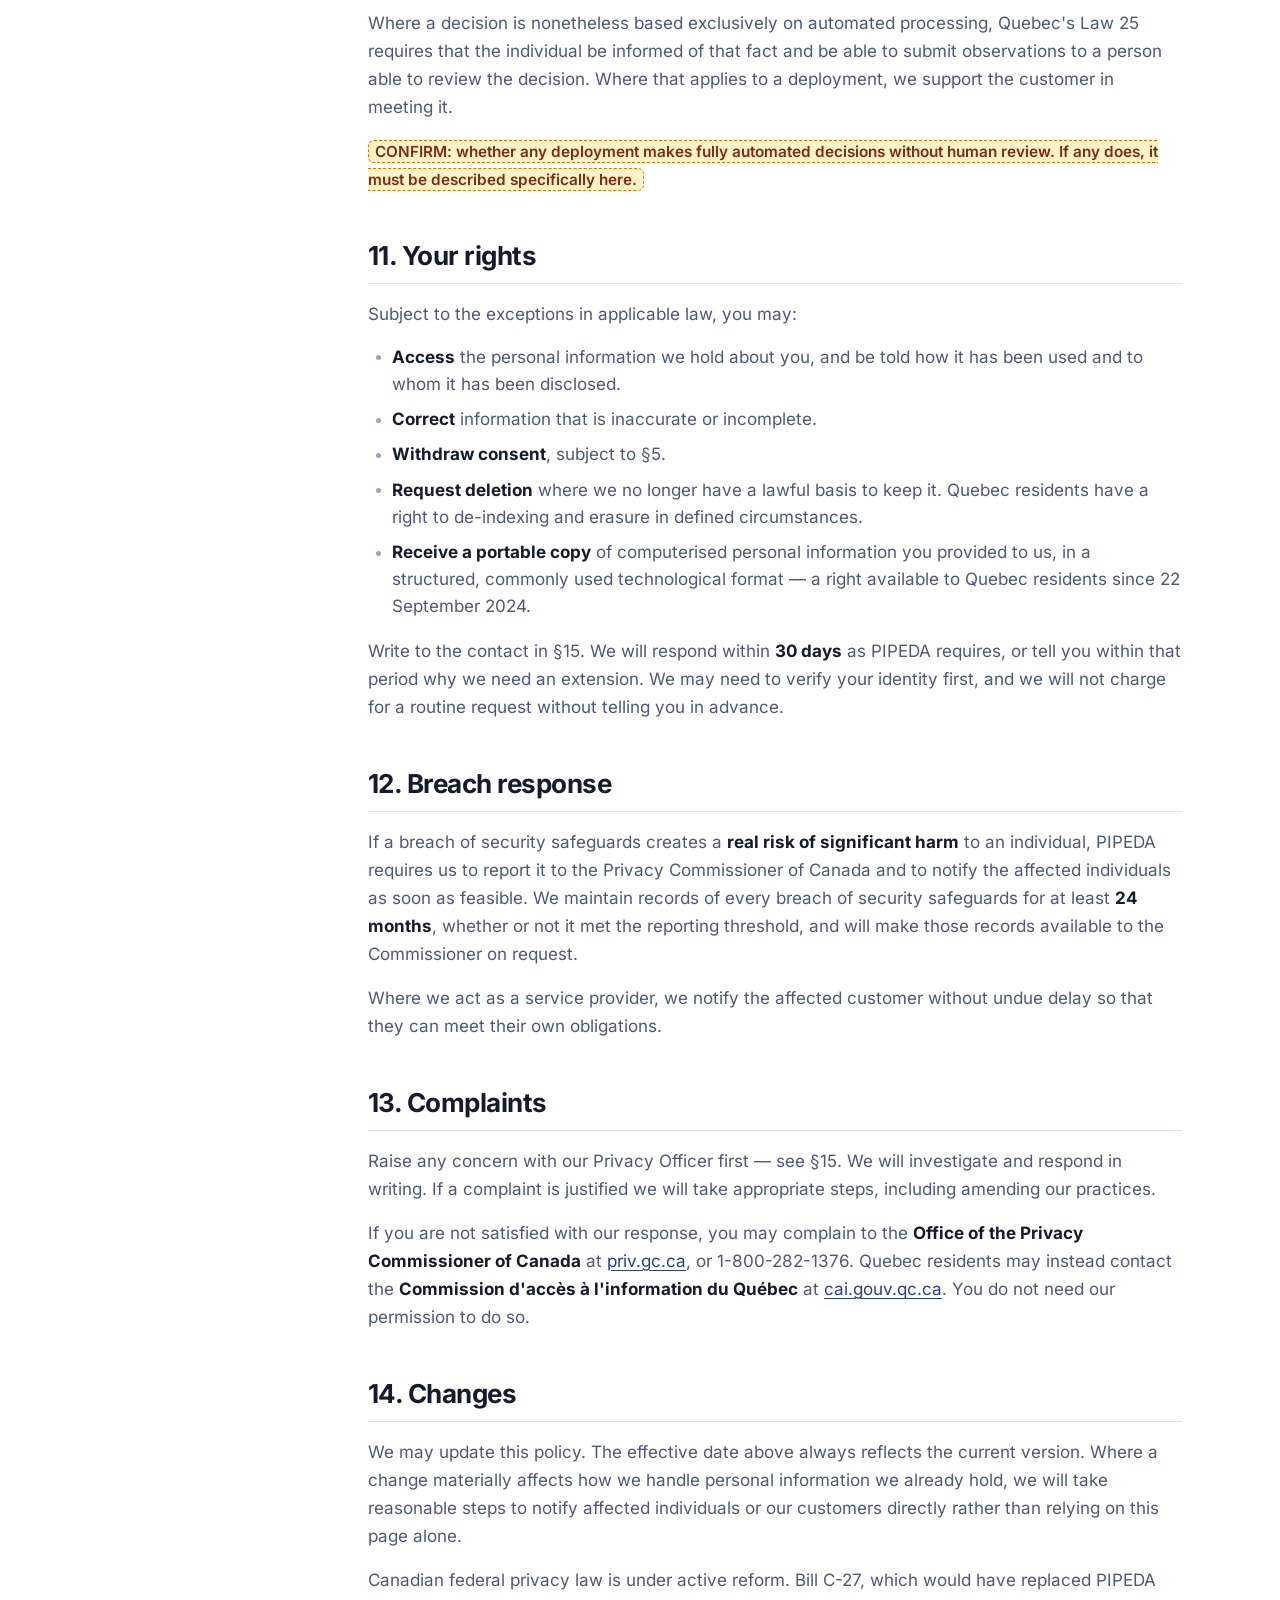
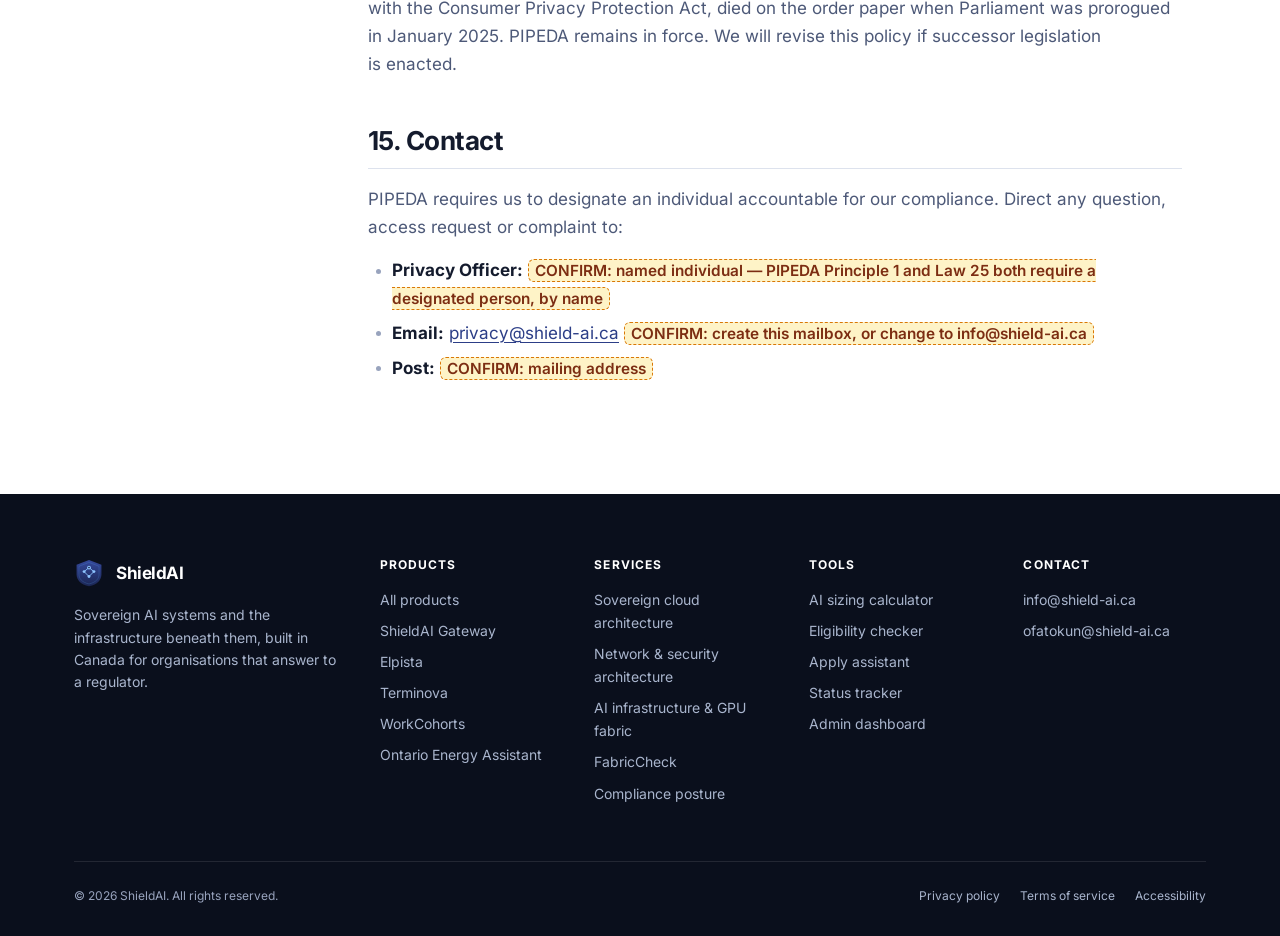
<file: privacy.html>
<!DOCTYPE html>
<html lang="en">
<head>
<meta charset="UTF-8">
<meta name="viewport" content="width=device-width, initial-scale=1">
<title>Privacy policy — ShieldAI</title>
<meta name="description" content="How ShieldAI collects, uses, discloses and protects personal information under PIPEDA and Quebec Law 25, and the rights you have over it.">
<link rel="canonical" href="https://shield-ai.ca/privacy.html">
<meta name="theme-color" content="#0a0f1c">
<meta name="robots" content="index, follow">
<link rel="icon" href="logo.svg" type="image/svg+xml">
<link rel="stylesheet" href="assets/shield.css">
</head>

<body>
<a class="skip-link" href="#main">Skip to content</a>

<!-- ══ Header ══════════════════════════════════════════════════════════ -->
<header class="site-header">
  <div class="wrap site-header__inner">
    <a class="brand" href="index.html">
      <svg class="brand__mark" viewBox="0 0 64 64" aria-hidden="true">
        <defs>
          <linearGradient id="hm" x1="32" y1="4" x2="32" y2="60" gradientUnits="userSpaceOnUse">
            <stop offset="0" stop-color="#35499C"/><stop offset="1" stop-color="#1B2653"/>
          </linearGradient>
        </defs>
        <path d="M32 4 5.5 14.2v20.3c0 12.4 8.3 21.6 26.5 25.5 18.2-3.9 26.5-13.1 26.5-25.5V14.2L32 4Z" fill="url(#hm)"/>
        <path d="M32 9.4 10.6 17.6v16.9c0 9.9 6.6 17.4 21.4 20.8 14.8-3.4 21.4-10.9 21.4-20.8V17.6L32 9.4Z" fill="none" stroke="#5AA9FF" stroke-opacity=".28" stroke-width="1.4"/>
        <g stroke="#8EC5FF" stroke-width="1.9" stroke-linecap="round" fill="none">
          <path d="M32 20.5 21.5 29M32 20.5 42.5 29M21.5 29 32 39.5M42.5 29 32 39.5"/>
        </g>
        <g fill="#8EC5FF">
          <circle cx="32" cy="20.5" r="4"/><circle cx="21.5" cy="29" r="3.1"/>
          <circle cx="42.5" cy="29" r="3.1"/><circle cx="32" cy="39.5" r="3.1"/>
        </g>
        <circle cx="32" cy="20.5" r="1.7" fill="#131B3B"/>
      </svg>
      <span>ShieldAI</span>
    </a>
    <span class="app-header__context">Privacy policy</span>

    <nav class="nav" id="site-nav" aria-label="Primary">
      <a href="index.html#portfolio">Products</a>
      <a href="index.html#infrastructure">Infrastructure</a>
      <a href="index.html#compliance">Compliance</a>
      <a href="index.html#engage">How we work</a>
      <a href="products.html">All products</a>
    </nav>

    <div class="header-cta">
      <a class="btn btn--secondary" href="mailto:info@shield-ai.ca?subject=ShieldAI%20enquiry">Contact</a>
      <a class="btn btn--primary" href="mailto:info@shield-ai.ca?subject=ShieldAI%20briefing%20request&amp;body=Hi%2C%0D%0A%0D%0AI%27d%20like%20to%20book%20a%20technical%20briefing.%0D%0A%0D%0AName%3A%0D%0AOrganisation%3A%0D%0ARole%3A%0D%0AArea%20of%20interest%3A%0D%0ABest%20time%3A%0D%0A">
        Book a briefing
      </a>
    </div>

    <button class="nav-toggle" type="button" aria-expanded="false" aria-controls="site-nav">
      <span class="visually-hidden">Menu</span>
      <svg class="icon-open" viewBox="0 0 24 24" fill="none" stroke="currentColor" stroke-width="2" stroke-linecap="round" aria-hidden="true"><path d="M4 7h16M4 12h16M4 17h16"/></svg>
      <svg class="icon-close" viewBox="0 0 24 24" fill="none" stroke="currentColor" stroke-width="2" stroke-linecap="round" aria-hidden="true"><path d="M6 6l12 12M18 6 6 18"/></svg>
    </button>
  </div>
</header>

<script>
(function () {
  var btn = document.querySelector('.nav-toggle');
  var nav = document.getElementById('site-nav');
  if (!btn || !nav) return;

  function setOpen(open) {
    btn.setAttribute('aria-expanded', String(open));
    if (open) { nav.setAttribute('data-open', ''); }
    else { nav.removeAttribute('data-open'); }
  }

  btn.addEventListener('click', function () {
    setOpen(btn.getAttribute('aria-expanded') !== 'true');
  });

  // Close after choosing a destination, or on Escape
  nav.addEventListener('click', function (e) {
    if (e.target.closest('a')) setOpen(false);
  });
  document.addEventListener('keydown', function (e) {
    if (e.key === 'Escape' && btn.getAttribute('aria-expanded') === 'true') {
      setOpen(false); btn.focus();
    }
  });
  // Reset state if the viewport grows back to the desktop layout
  window.matchMedia('(min-width: 941px)').addEventListener('change', function (m) {
    if (m.matches) setOpen(false);
  });
})();
</script>
<main id="main">
<section class="app-main app-main--plain">
  <div class="wrap">

    <div class="page-head">
      <span class="eyebrow">Legal</span>
      <h1>Privacy policy</h1>
      <p>
        How ShieldAI collects, uses, discloses and protects personal information, and
        the rights you have over it under Canadian privacy law.
      </p>
    </div>

    <div class="alert alert--warn" style="margin-bottom:var(--s-8);max-width:74ch">
      <svg viewBox="0 0 24 24" fill="none" stroke="currentColor" stroke-width="1.8" stroke-linecap="round" stroke-linejoin="round" aria-hidden="true"><path d="M12 9v4M12 17h.01M10.3 3.9 1.8 18a2 2 0 0 0 1.7 3h17a2 2 0 0 0 1.7-3L13.7 3.9a2 2 0 0 0-3.4 0Z"/></svg>
      <span>
        <strong>Draft — not yet in force.</strong>
        Every highlighted field below must be completed and the whole document reviewed by a
        Canadian privacy lawyer before this is relied on. Search this page for
        <em>CONFIRM</em> to find each one. This was prepared as a structural starting point,
        not as legal advice.
      </span>
    </div>

    <div class="legal">

      <nav class="legal__toc" aria-label="Contents">
        <h2>Contents</h2>
        <ol>
          <li><a href="#scope">1. Who we are and what this covers</a></li>
          <li><a href="#website">2. Information collected through this website</a></li>
          <li><a href="#services">3. Information processed in our services</a></li>
          <li><a href="#purposes">4. Why we collect it</a></li>
          <li><a href="#consent">5. Consent</a></li>
          <li><a href="#disclosure">6. Disclosure and service providers</a></li>
          <li><a href="#residency">7. Where information is stored</a></li>
          <li><a href="#retention">8. Retention</a></li>
          <li><a href="#safeguards">9. Safeguards</a></li>
          <li><a href="#automated">10. Automated processing</a></li>
          <li><a href="#rights">11. Your rights</a></li>
          <li><a href="#breach">12. Breach response</a></li>
          <li><a href="#complaints">13. Complaints</a></li>
          <li><a href="#changes">14. Changes</a></li>
          <li><a href="#contact">15. Contact</a></li>
        </ol>
      </nav>

      <div class="legal__body">

        <div class="legal__meta">
          <div><strong>Effective</strong><mark class="todo">CONFIRM: date</mark></div>
          <div><strong>Last updated</strong><mark class="todo">CONFIRM: date</mark></div>
          <div><strong>Applies to</strong>shield-ai.ca and the services listed in §1</div>
        </div>

        <section id="scope">
          <h2>1. Who we are and what this covers</h2>
          <p>
            This policy is issued by <mark class="todo">CONFIRM: exact registered legal entity name,
            e.g. "ShieldAI Inc."</mark>, a company incorporated in
            <mark class="todo">CONFIRM: jurisdiction of incorporation</mark> with its registered
            office at <mark class="todo">CONFIRM: registered address</mark> ("ShieldAI", "we", "us").
          </p>
          <p>
            We are subject to the federal <strong>Personal Information Protection and Electronic
            Documents Act (PIPEDA)</strong>, and, where we handle personal information about
            residents of Quebec, to the <strong>Act respecting the protection of personal information
            in the private sector</strong> as amended by Law 25. Where we act as a service provider
            to a public body, additional obligations under provincial access and privacy legislation
            such as FIPPA or PHIPA may apply through our contract with that body.
          </p>
          <p>This policy covers two distinct things, and the distinction matters:</p>
          <ul>
            <li><strong>This website</strong> — shield-ai.ca, including the interactive tools published on it. Covered in §2.</li>
            <li><strong>Our services</strong> — ShieldAI Gateway, Terminova, Elpista, WorkCohorts and the Ontario Energy Assistant. Covered in §3.</li>
          </ul>
          <p>
            For our services, our customer is usually the organisation that engages us, and that
            organisation determines what personal information is processed and why. In those
            engagements we generally act as a <strong>service provider</strong> processing
            information on the customer's instructions, and the customer's own privacy policy
            governs the relationship with the individuals concerned. Where you are an individual
            using one of our services through such an organisation, contact that organisation
            first; we will support them in responding to you.
          </p>
        </section>

        <section id="website">
          <h2>2. Information collected through this website</h2>
          <p>
            This site is deliberately built to collect as little as possible. As published, it:
          </p>
          <ul>
            <li><strong>sets no cookies</strong>, and uses no browser local or session storage;</li>
            <li>contains <strong>no analytics, advertising or tracking scripts</strong> of any kind;</li>
            <li>contains <strong>no forms that transmit anything to us</strong> — the sizing calculator and
            eligibility tools run entirely in your browser, and the values you enter are never sent
            anywhere or seen by us;</li>
            <li>offers contact only through <code>mailto:</code> links, which open your own email
            client. We receive that message only if you choose to send it.</li>
          </ul>
          <p>
            Two things are nonetheless collected as a technical consequence of the site being on
            the internet, and we would rather state them plainly than imply the site is invisible:
          </p>
          <ul>
            <li><strong>Server logs.</strong> This site is hosted on GitHub Pages. GitHub records
            request data including IP address, user agent and requested URL, and retains it under
            its own policies. We do not receive, query or store these logs.</li>
            <li><strong>Web fonts.</strong> <mark class="todo">CONFIRM: remove this bullet once fonts are
            self-hosted</mark> Typefaces are currently requested from Google Fonts, so your browser
            discloses your IP address to Google when loading a page. We are moving these to
            self-hosted files to eliminate this.</li>
          </ul>
          <p>
            If you email us, we hold your message and contact details for as long as needed to deal
            with your enquiry and to keep a record of our correspondence.
          </p>
        </section>

        <section id="services">
          <h2>3. Information processed in our services</h2>
          <p>
            What we process depends entirely on which service and which customer engagement is
            involved. Categories may include:
          </p>
          <ul>
            <li><strong>Account and contact data</strong> for the individuals authorised to use a service.</li>
            <li><strong>Content submitted for processing</strong> — prompts and documents sent through
            ShieldAI Gateway, source text in Terminova, application material in WorkCohorts, enquiries
            to the Ontario Energy Assistant. This content may itself contain personal information, and
            in some deployments sensitive information such as health or financial details.</li>
            <li><strong>Audit and log data</strong> recording who did what and when, which is a core
            function of our products rather than an incidental by-product.</li>
          </ul>
          <p>
            <mark class="todo">CONFIRM: for each product, whether personal information is used to train,
            fine-tune or improve any model. If it is not — which we believe to be the case — state
            that explicitly here, because customers will ask and it is a material commitment.</mark>
          </p>
        </section>

        <section id="purposes">
          <h2>4. Why we collect it</h2>
          <p>We identify our purposes before or at the time of collection. Those purposes are:</p>
          <ul>
            <li>to provide, operate, secure and support the services;</li>
            <li>to authenticate users and administer access;</li>
            <li>to maintain the audit records our customers rely on to demonstrate compliance;</li>
            <li>to respond to enquiries and provide customer support;</li>
            <li>to meet legal, regulatory and contractual obligations.</li>
          </ul>
          <p>
            We do not sell personal information, and we do not use it for advertising or for
            profiling unrelated to delivering the service.
          </p>
        </section>

        <section id="consent">
          <h2>5. Consent</h2>
          <p>
            We collect, use and disclose personal information with your knowledge and consent,
            except where PIPEDA permits or requires otherwise. Consent may be express or implied
            depending on the sensitivity of the information and the reasonable expectations of the
            individual; sensitive information calls for express consent.
          </p>
          <p>
            You may withdraw consent at any time, subject to legal and contractual restrictions and
            on reasonable notice. Withdrawing consent may mean we can no longer provide a service.
            Where we process information on behalf of a customer organisation, consent is managed by
            that organisation.
          </p>
        </section>

        <section id="disclosure">
          <h2>6. Disclosure and service providers</h2>
          <p>We disclose personal information only:</p>
          <ul>
            <li>to service providers who process it on our behalf under contract, bound to
            protections comparable to those in this policy and permitted to use it only for the
            purposes we specify;</li>
            <li>where required or permitted by law, including in response to a valid legal demand;</li>
            <li>with your consent.</li>
          </ul>
          <p>
            <mark class="todo">CONFIRM: list the actual sub-processors — cloud providers and regions,
            any model or inference providers, email, support and payment systems. Public-sector
            procurement will require this list, and an inaccurate one is worse than none.</mark>
          </p>
          <p>
            A demand from a law-enforcement or government body does not automatically compel
            disclosure. Where we are lawfully able to, we notify the affected customer before
            responding so they can seek to contest it.
          </p>
        </section>

        <section id="residency">
          <h2>7. Where information is stored</h2>
          <p>
            Our services are designed to keep customer data in Canadian regions, and residency is a
            deployment constraint we architect for rather than a contractual promise about
            infrastructure we do not control.
          </p>
          <p>
            <mark class="todo">CONFIRM: state the actual regions per product — e.g. Terminova on
            Azure Canada East — and identify any processing, support access or backup that occurs
            outside Canada. If any does, say so: while information is outside Canada it is subject
            to the laws of that jurisdiction and may be accessible to its courts and authorities.
            PIPEDA requires transparency about this, not its absence.</mark>
          </p>
        </section>

        <section id="retention">
          <h2>8. Retention</h2>
          <p>
            We keep personal information only as long as necessary to fulfil the purposes for which
            it was collected, or as required by law or contract. Information that has served its
            purpose is destroyed, erased or anonymised.
          </p>
          <p>
            <mark class="todo">CONFIRM: actual retention periods — customer content, audit logs,
            backups, and correspondence. A stated schedule is required to answer a PIA and is one of
            the first things a public-sector reviewer will ask for.</mark>
          </p>
          <p>
            Audit records exist precisely so they cannot be quietly altered or removed, and are
            retained for the period agreed with the customer even where other data has been deleted.
          </p>
        </section>

        <section id="safeguards">
          <h2>9. Safeguards</h2>
          <p>
            We protect personal information with safeguards appropriate to its sensitivity,
            including encryption in transit and at rest, role-based access control on a
            need-to-know basis, network segmentation, logging and monitoring, and
            tamper-evident audit trails.
          </p>
          <p>
            <mark class="todo">CONFIRM: certification status. Say "aligned with ISO 27001 and SOC 2"
            unless you hold current certificates, in which case name the certificate, scope and
            auditor. Claiming certification you do not hold is the single most damaging error
            available on this page.</mark>
          </p>
          <p>No safeguard is absolute, and we do not claim our systems cannot be breached.</p>
        </section>

        <section id="automated">
          <h2>10. Automated processing</h2>
          <p>
            Our services use artificial intelligence, so we state our position on automated
            decisions directly.
          </p>
          <p>
            Our products are built so that a person makes any decision carrying consequences for an
            individual. Models triage, rank, extract and draft; they do not approve, reject or
            determine eligibility on their own. Each routing decision is logged with the reasoning
            that produced it, so a decision can be reviewed and explained after the fact.
          </p>
          <p>
            Where a decision is nonetheless based exclusively on automated processing, Quebec's Law
            25 requires that the individual be informed of that fact and be able to submit
            observations to a person able to review the decision. Where that applies to a deployment,
            we support the customer in meeting it.
          </p>
          <p>
            <mark class="todo">CONFIRM: whether any deployment makes fully automated decisions
            without human review. If any does, it must be described specifically here.</mark>
          </p>
        </section>

        <section id="rights">
          <h2>11. Your rights</h2>
          <p>Subject to the exceptions in applicable law, you may:</p>
          <ul>
            <li><strong>Access</strong> the personal information we hold about you, and be told how it
            has been used and to whom it has been disclosed.</li>
            <li><strong>Correct</strong> information that is inaccurate or incomplete.</li>
            <li><strong>Withdraw consent</strong>, subject to §5.</li>
            <li><strong>Request deletion</strong> where we no longer have a lawful basis to keep it.
            Quebec residents have a right to de-indexing and erasure in defined circumstances.</li>
            <li><strong>Receive a portable copy</strong> of computerised personal information you
            provided to us, in a structured, commonly used technological format — a right available
            to Quebec residents since 22 September 2024.</li>
          </ul>
          <p>
            Write to the contact in §15. We will respond within <strong>30 days</strong> as PIPEDA
            requires, or tell you within that period why we need an extension. We may need to verify
            your identity first, and we will not charge for a routine request without telling you in
            advance.
          </p>
        </section>

        <section id="breach">
          <h2>12. Breach response</h2>
          <p>
            If a breach of security safeguards creates a <strong>real risk of significant
            harm</strong> to an individual, PIPEDA requires us to report it to the Privacy
            Commissioner of Canada and to notify the affected individuals as soon as feasible. We
            maintain records of every breach of security safeguards for at least
            <strong>24 months</strong>, whether or not it met the reporting threshold, and will
            make those records available to the Commissioner on request.
          </p>
          <p>
            Where we act as a service provider, we notify the affected customer without undue delay
            so that they can meet their own obligations.
          </p>
        </section>

        <section id="complaints">
          <h2>13. Complaints</h2>
          <p>
            Raise any concern with our Privacy Officer first — see §15. We will investigate and
            respond in writing. If a complaint is justified we will take appropriate steps,
            including amending our practices.
          </p>
          <p>
            If you are not satisfied with our response, you may complain to the
            <strong>Office of the Privacy Commissioner of Canada</strong> at
            <a href="https://www.priv.gc.ca" target="_blank" rel="noopener">priv.gc.ca</a>, or
            1-800-282-1376. Quebec residents may instead contact the
            <strong>Commission d'accès à l'information du Québec</strong> at
            <a href="https://www.cai.gouv.qc.ca" target="_blank" rel="noopener">cai.gouv.qc.ca</a>.
            You do not need our permission to do so.
          </p>
        </section>

        <section id="changes">
          <h2>14. Changes</h2>
          <p>
            We may update this policy. The effective date above always reflects the current version.
            Where a change materially affects how we handle personal information we already hold, we
            will take reasonable steps to notify affected individuals or our customers directly
            rather than relying on this page alone.
          </p>
          <p>
            Canadian federal privacy law is under active reform. Bill C-27, which would have replaced
            PIPEDA with the Consumer Privacy Protection Act, died on the order paper when Parliament
            was prorogued in January 2025. PIPEDA remains in force. We will revise this policy if
            successor legislation is enacted.
          </p>
        </section>

        <section id="contact">
          <h2>15. Contact</h2>
          <p>
            PIPEDA requires us to designate an individual accountable for our compliance. Direct
            any question, access request or complaint to:
          </p>
          <ul>
            <li><strong>Privacy Officer:</strong> <mark class="todo">CONFIRM: named individual — PIPEDA
            Principle 1 and Law 25 both require a designated person, by name</mark></li>
            <li><strong>Email:</strong> <a href="mailto:privacy@shield-ai.ca">privacy@shield-ai.ca</a>
            <mark class="todo">CONFIRM: create this mailbox, or change to info@shield-ai.ca</mark></li>
            <li><strong>Post:</strong> <mark class="todo">CONFIRM: mailing address</mark></li>
          </ul>
        </section>

      </div>
    </div>
  </div>
</section>
</main>

<!-- ══ Footer ══════════════════════════════════════════════════════════ -->
<footer class="site-footer">
  <div class="wrap">
    <div class="footer-grid">

      <div class="footer-brand">
        <span class="brand">
          <svg class="brand__mark" viewBox="0 0 64 64" aria-hidden="true">
            <defs>
              <linearGradient id="fm" x1="32" y1="4" x2="32" y2="60" gradientUnits="userSpaceOnUse">
                <stop offset="0" stop-color="#35499C"/><stop offset="1" stop-color="#1B2653"/>
              </linearGradient>
            </defs>
            <path d="M32 4 5.5 14.2v20.3c0 12.4 8.3 21.6 26.5 25.5 18.2-3.9 26.5-13.1 26.5-25.5V14.2L32 4Z" fill="url(#fm)"/>
            <path d="M32 9.4 10.6 17.6v16.9c0 9.9 6.6 17.4 21.4 20.8 14.8-3.4 21.4-10.9 21.4-20.8V17.6L32 9.4Z" fill="none" stroke="#5AA9FF" stroke-opacity=".28" stroke-width="1.4"/>
            <g stroke="#8EC5FF" stroke-width="1.9" stroke-linecap="round" fill="none">
              <path d="M32 20.5 21.5 29M32 20.5 42.5 29M21.5 29 32 39.5M42.5 29 32 39.5"/>
            </g>
            <g fill="#8EC5FF">
              <circle cx="32" cy="20.5" r="4"/><circle cx="21.5" cy="29" r="3.1"/>
              <circle cx="42.5" cy="29" r="3.1"/><circle cx="32" cy="39.5" r="3.1"/>
            </g>
            <circle cx="32" cy="20.5" r="1.7" fill="#131B3B"/>
          </svg>
          <span>ShieldAI</span>
        </span>
        <p>Sovereign AI systems and the infrastructure beneath them, built in Canada for organisations that answer to a regulator.</p>
      </div>

      <div>
        <h4>Products</h4>
        <ul>
          <li><a href="products.html">All products</a></li>
          <li><a href="gateway.html">ShieldAI Gateway</a></li>
          <li><a href="https://elpista.com" target="_blank" rel="noopener">Elpista</a></li>
          <li><a href="https://terminova.io" target="_blank" rel="noopener">Terminova</a></li>
          <li><a href="https://workcohorts.com" target="_blank" rel="noopener">WorkCohorts</a></li>
          <li><a href="ontario-energy-demo.html">Ontario Energy Assistant</a></li>
        </ul>
      </div>

      <div>
        <h4>Services</h4>
        <ul>
          <li><a href="index.html#infrastructure">Sovereign cloud architecture</a></li>
          <li><a href="index.html#infrastructure">Network &amp; security architecture</a></li>
          <li><a href="index.html#infrastructure">AI infrastructure &amp; GPU fabric</a></li>
          <li><a href="index.html#fabriccheck">FabricCheck</a></li>
          <li><a href="index.html#compliance">Compliance posture</a></li>
        </ul>
      </div>

      <div>
        <h4>Tools</h4>
        <ul>
          <li><a href="sizing.html">AI sizing calculator</a></li>
          <li><a href="eligibility-checker.html">Eligibility checker</a></li>
          <li><a href="apply-assistant.html">Apply assistant</a></li>
          <li><a href="status-tracker.html">Status tracker</a></li>
          <li><a href="admin-dashboard.html">Admin dashboard</a></li>
        </ul>
      </div>

      <div>
        <h4>Contact</h4>
        <ul>
          <li><a href="mailto:info@shield-ai.ca">info@shield-ai.ca</a></li>
          <li><a href="mailto:ofatokun@shield-ai.ca">ofatokun@shield-ai.ca</a></li>
        </ul>
      </div>

    </div>

    <div class="footer-bottom">
      <p>&copy; 2026 ShieldAI. All rights reserved.</p>
      <nav aria-label="Legal">
        <a href="privacy.html">Privacy policy</a>
        <a href="terms.html">Terms of service</a>
        <a href="accessibility.html">Accessibility</a>
      </nav>
    </div>
  </div>
</footer>
</body>
</html>
</file>
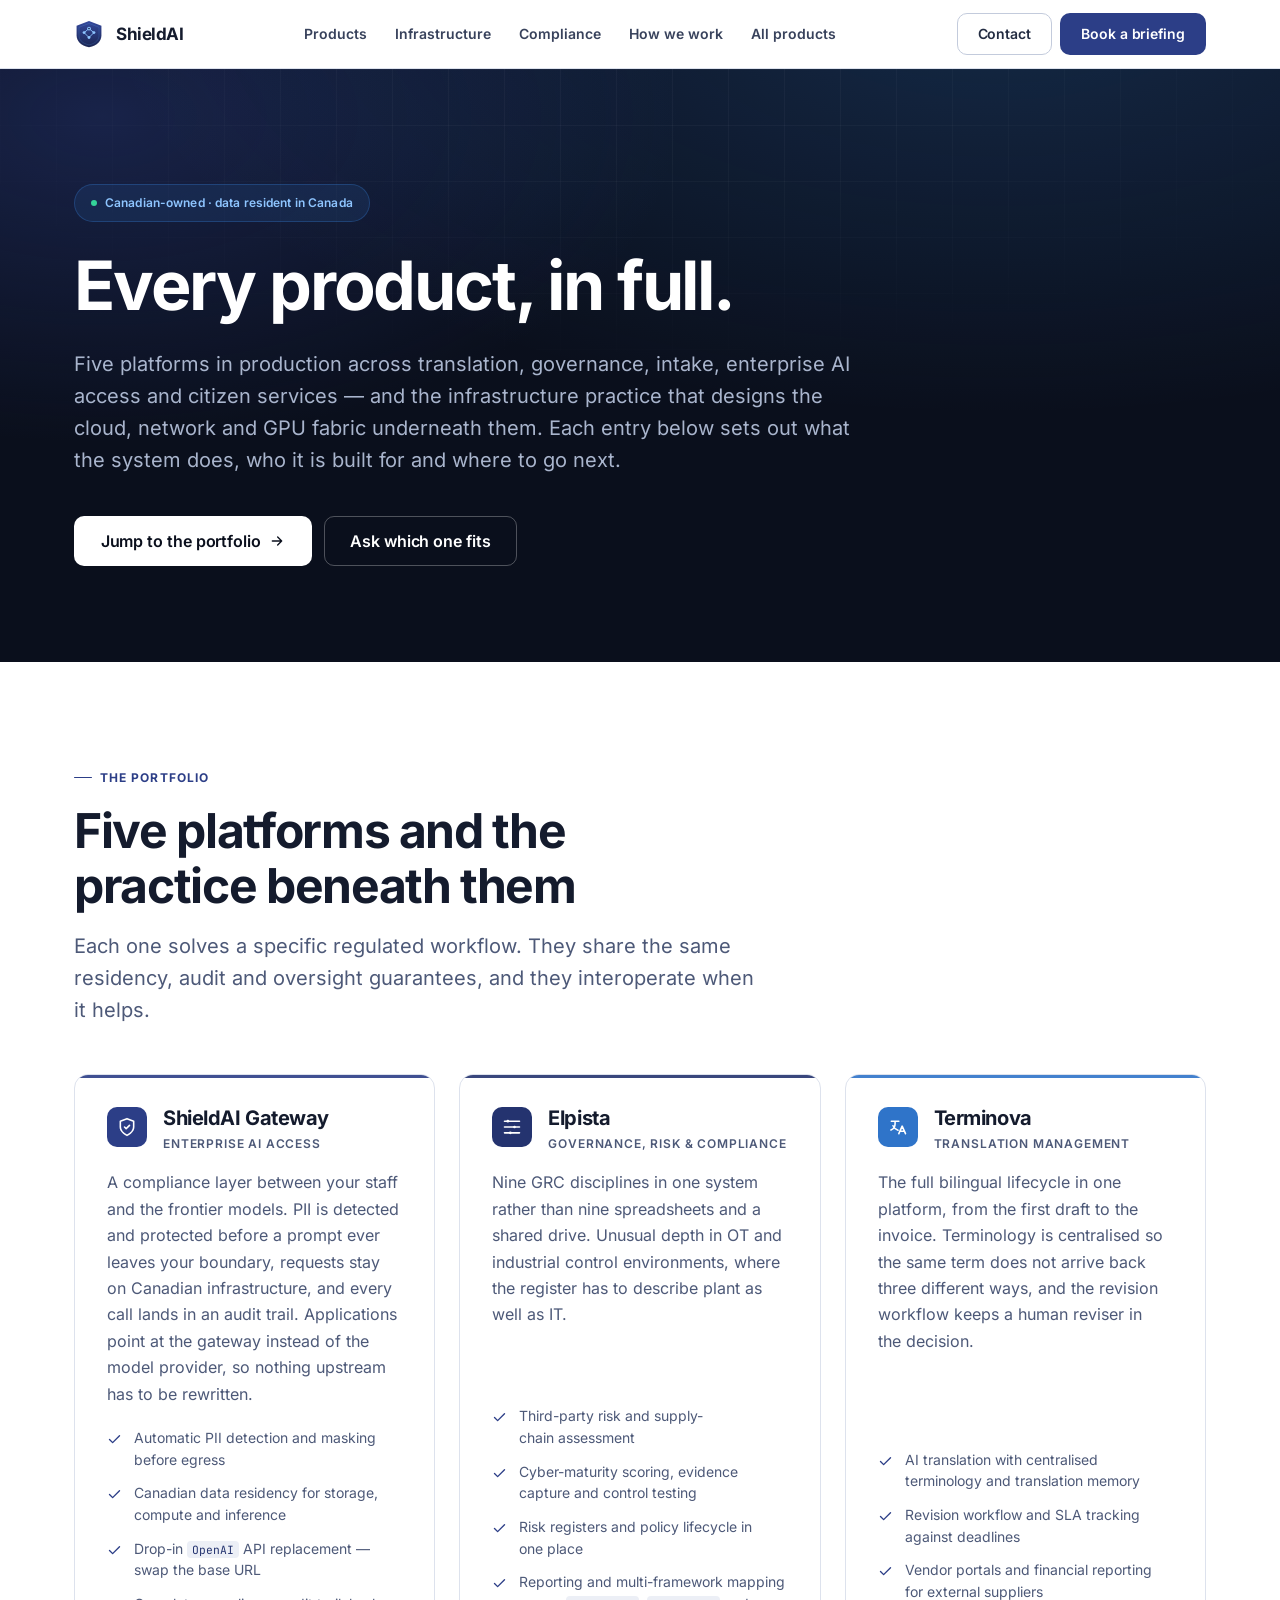
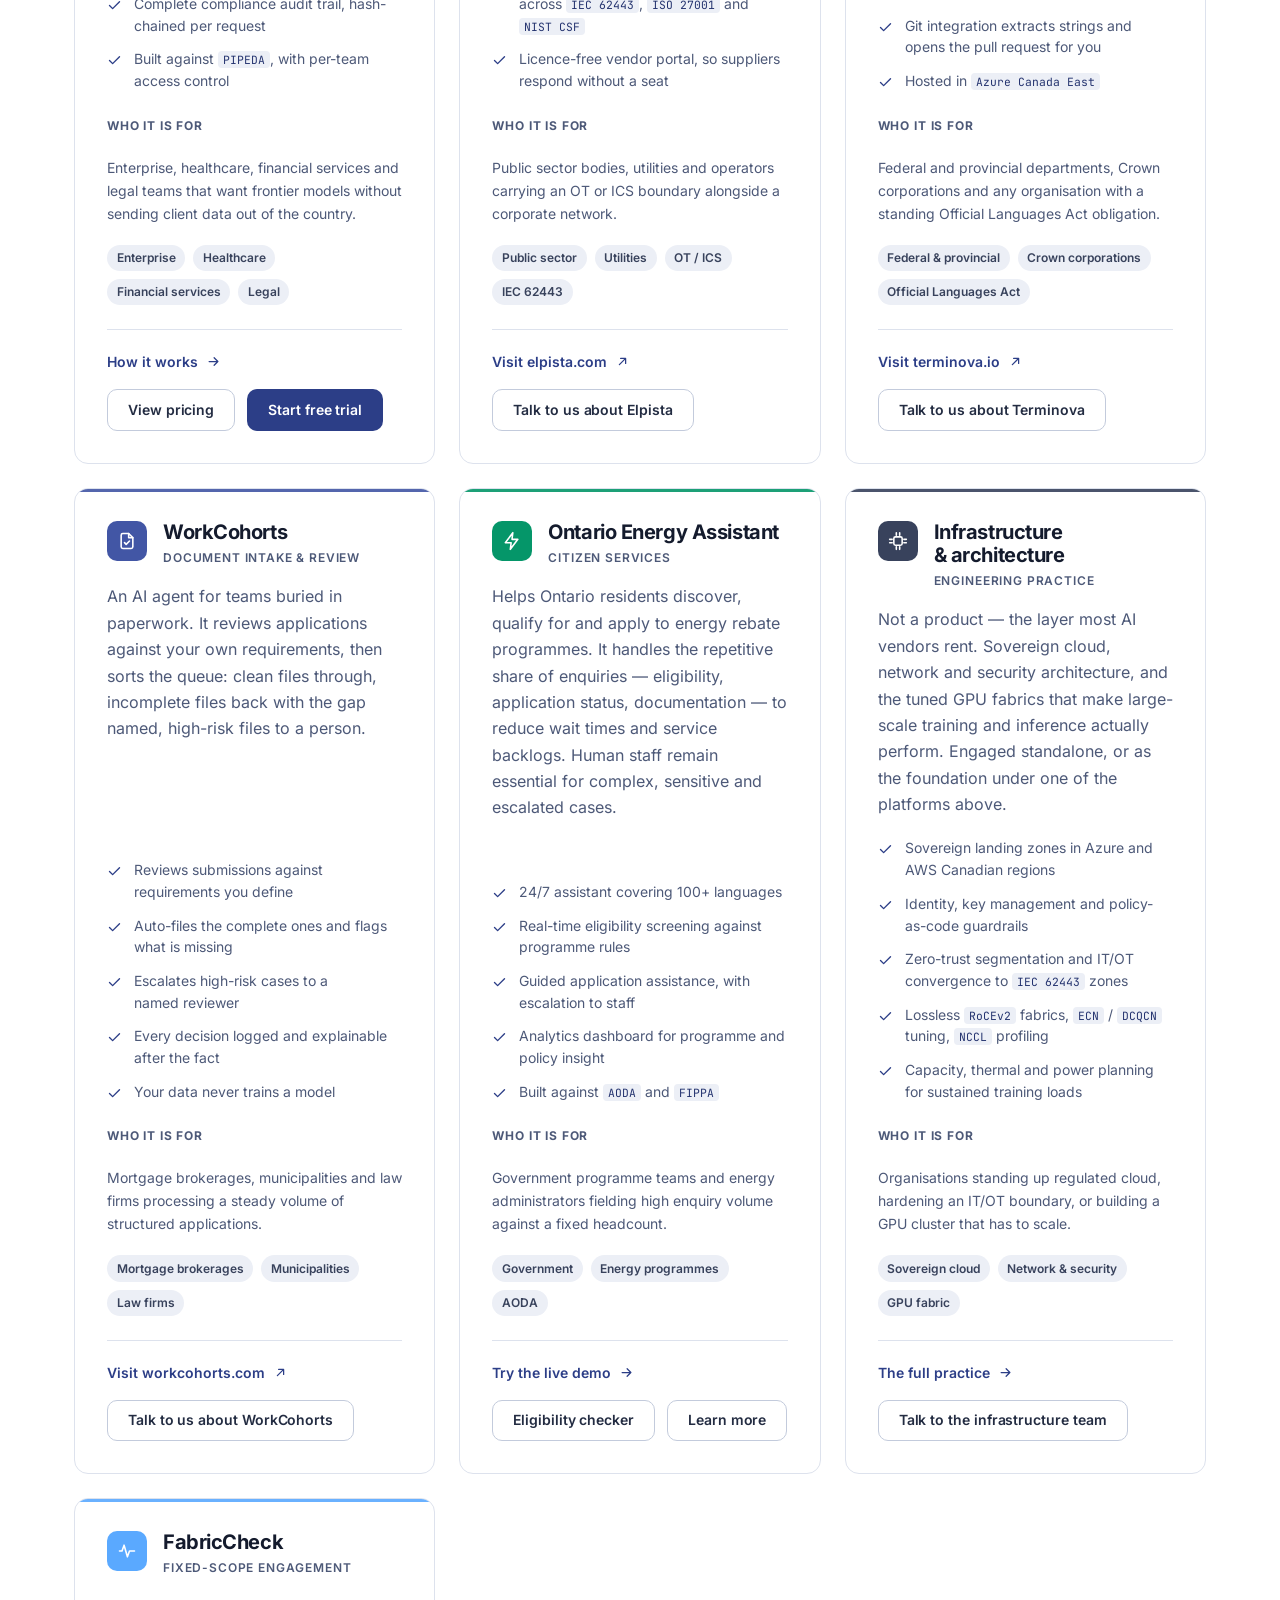
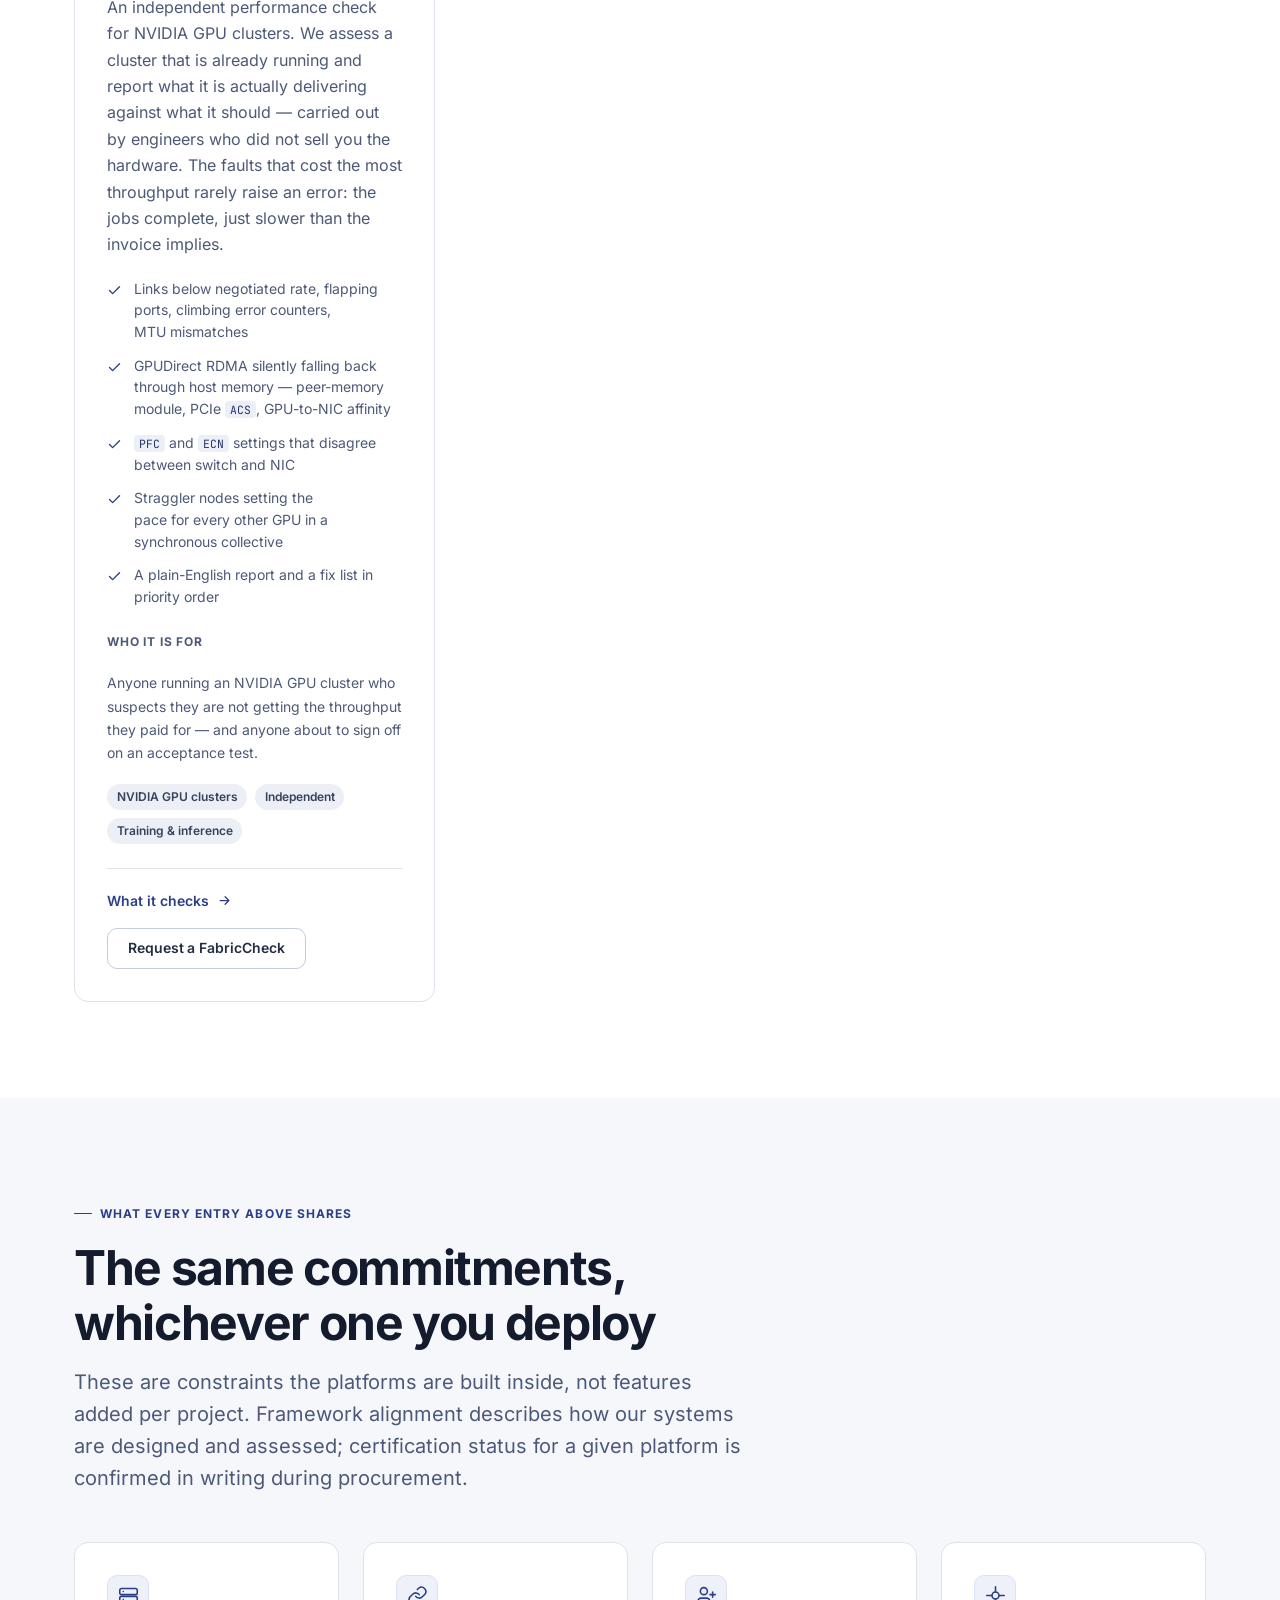
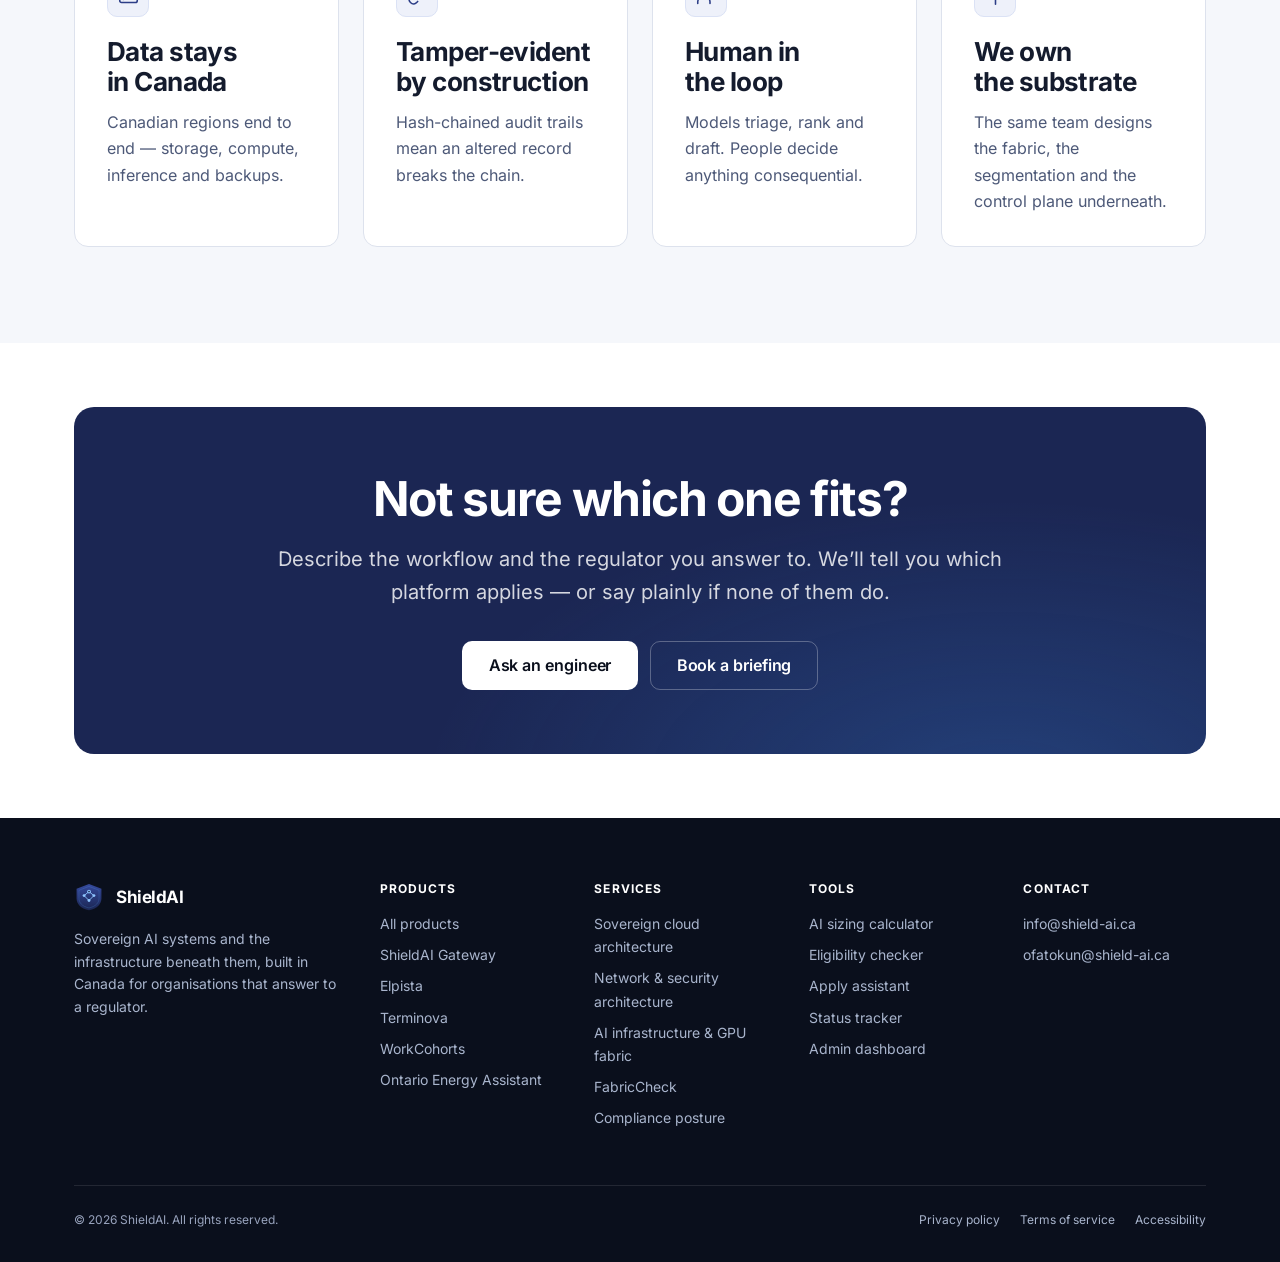
<file: products.html>
<!DOCTYPE html>
<html lang="en">
<head>
<meta charset="UTF-8">
<meta name="viewport" content="width=device-width, initial-scale=1">
<title>Products — ShieldAI</title>
<meta name="description" content="The ShieldAI portfolio: Gateway, Elpista, Terminova, WorkCohorts and the Ontario Energy Assistant, plus the infrastructure and architecture practice beneath them.">
<link rel="canonical" href="https://shield-ai.ca/products.html">
<meta name="theme-color" content="#0a0f1c">
<link rel="icon" href="logo.svg" type="image/svg+xml">
<link rel="stylesheet" href="assets/shield.css">
<style>
  /* Light-ground variant of .spec — the shared rule is tuned for dark sections. */
  .product .spec { color: var(--text-muted); font-size: var(--t-sm); }
  .product .spec > svg { color: var(--b-600); }
  .product .spec code { background: var(--n-100); color: var(--b-700); }
  /* Audience block inside a product card. */
  .product .dl { margin-top: var(--s-6); }
  .product .dl dd { color: var(--text-muted); font-weight: 400; font-size: var(--t-sm); }
</style>
</head>

<body>
<a class="skip-link" href="#main">Skip to content</a>

<!-- ══ Header ══════════════════════════════════════════════════════════ -->
<header class="site-header">
  <div class="wrap site-header__inner">
    <a class="brand" href="index.html">
      <svg class="brand__mark" viewBox="0 0 64 64" aria-hidden="true">
        <defs>
          <linearGradient id="hm" x1="32" y1="4" x2="32" y2="60" gradientUnits="userSpaceOnUse">
            <stop offset="0" stop-color="#35499C"/><stop offset="1" stop-color="#1B2653"/>
          </linearGradient>
        </defs>
        <path d="M32 4 5.5 14.2v20.3c0 12.4 8.3 21.6 26.5 25.5 18.2-3.9 26.5-13.1 26.5-25.5V14.2L32 4Z" fill="url(#hm)"/>
        <path d="M32 9.4 10.6 17.6v16.9c0 9.9 6.6 17.4 21.4 20.8 14.8-3.4 21.4-10.9 21.4-20.8V17.6L32 9.4Z" fill="none" stroke="#5AA9FF" stroke-opacity=".28" stroke-width="1.4"/>
        <g stroke="#8EC5FF" stroke-width="1.9" stroke-linecap="round" fill="none">
          <path d="M32 20.5 21.5 29M32 20.5 42.5 29M21.5 29 32 39.5M42.5 29 32 39.5"/>
        </g>
        <g fill="#8EC5FF">
          <circle cx="32" cy="20.5" r="4"/><circle cx="21.5" cy="29" r="3.1"/>
          <circle cx="42.5" cy="29" r="3.1"/><circle cx="32" cy="39.5" r="3.1"/>
        </g>
        <circle cx="32" cy="20.5" r="1.7" fill="#131B3B"/>
      </svg>
      <span>ShieldAI</span>
    </a>

    <nav class="nav" id="site-nav" aria-label="Primary">
      <a href="index.html#portfolio">Products</a>
      <a href="index.html#infrastructure">Infrastructure</a>
      <a href="index.html#compliance">Compliance</a>
      <a href="index.html#engage">How we work</a>
      <a href="products.html" aria-current="page">All products</a>
    </nav>

    <div class="header-cta">
      <a class="btn btn--secondary" href="mailto:info@shield-ai.ca?subject=ShieldAI%20enquiry">Contact</a>
      <a class="btn btn--primary" href="mailto:info@shield-ai.ca?subject=ShieldAI%20briefing%20request&amp;body=Hi%2C%0D%0A%0D%0AI%27d%20like%20to%20book%20a%20technical%20briefing.%0D%0A%0D%0AName%3A%0D%0AOrganisation%3A%0D%0ARole%3A%0D%0AArea%20of%20interest%3A%0D%0ABest%20time%3A%0D%0A">
        Book a briefing
      </a>
    </div>

    <button class="nav-toggle" type="button" aria-expanded="false" aria-controls="site-nav">
      <span class="visually-hidden">Menu</span>
      <svg class="icon-open" viewBox="0 0 24 24" fill="none" stroke="currentColor" stroke-width="2" stroke-linecap="round" aria-hidden="true"><path d="M4 7h16M4 12h16M4 17h16"/></svg>
      <svg class="icon-close" viewBox="0 0 24 24" fill="none" stroke="currentColor" stroke-width="2" stroke-linecap="round" aria-hidden="true"><path d="M6 6l12 12M18 6 6 18"/></svg>
    </button>
  </div>
</header>

<script>
(function () {
  var btn = document.querySelector('.nav-toggle');
  var nav = document.getElementById('site-nav');
  if (!btn || !nav) return;

  function setOpen(open) {
    btn.setAttribute('aria-expanded', String(open));
    if (open) { nav.setAttribute('data-open', ''); }
    else { nav.removeAttribute('data-open'); }
  }

  btn.addEventListener('click', function () {
    setOpen(btn.getAttribute('aria-expanded') !== 'true');
  });

  // Close after choosing a destination, or on Escape
  nav.addEventListener('click', function (e) {
    if (e.target.closest('a')) setOpen(false);
  });
  document.addEventListener('keydown', function (e) {
    if (e.key === 'Escape' && btn.getAttribute('aria-expanded') === 'true') {
      setOpen(false); btn.focus();
    }
  });
  // Reset state if the viewport grows back to the desktop layout
  window.matchMedia('(min-width: 941px)').addEventListener('change', function (m) {
    if (m.matches) setOpen(false);
  });
})();
</script>

<main id="main">

<!-- ══ Hero ════════════════════════════════════════════════════════════ -->
<section class="hero on-dark">
  <div class="wrap">
    <span class="pill"><span class="pill__dot"></span> Canadian-owned · data resident in Canada</span>

    <h1>Every product, in full.</h1>

    <p class="hero__lede">
      Five platforms in production across translation, governance, intake, enterprise AI
      access and citizen services — and the infrastructure practice that designs the cloud,
      network and GPU fabric underneath them. Each entry below sets out what the system does,
      who it is built for and where to go next.
    </p>

    <div class="btn-row">
      <a class="btn btn--primary btn--lg" href="#portfolio">
        Jump to the portfolio
        <svg viewBox="0 0 24 24" fill="none" stroke="currentColor" stroke-width="2" stroke-linecap="round" stroke-linejoin="round" aria-hidden="true"><path d="M5 12h14M13 6l6 6-6 6"/></svg>
      </a>
      <a class="btn btn--secondary btn--lg" href="mailto:info@shield-ai.ca?subject=Which%20ShieldAI%20platform%20fits%3F">Ask which one fits</a>
    </div>
  </div>
</section>

<!-- ══ Portfolio ═══════════════════════════════════════════════════════ -->
<section class="section" id="portfolio">
  <div class="wrap">
    <div class="sec-head">
      <span class="eyebrow">The portfolio</span>
      <h2>Five platforms and the practice beneath them</h2>
      <p>
        Each one solves a specific regulated workflow. They share the same residency,
        audit and oversight guarantees, and they interoperate when it helps.
      </p>
    </div>

    <div class="grid grid--2">

      <!-- Gateway -->
      <article class="product" id="gateway" style="--product-accent:var(--b-600)">
        <div class="product__head">
          <span class="product__mark">
            <svg viewBox="0 0 24 24" fill="none" stroke="currentColor" stroke-width="1.9" stroke-linecap="round" stroke-linejoin="round" aria-hidden="true"><path d="M12 22s8-4 8-10V5l-8-3-8 3v7c0 6 8 10 8 10Z"/><path d="M9 12l2 2 4-4"/></svg>
          </span>
          <div>
            <h3 class="product__name">ShieldAI Gateway</h3>
            <span class="product__kicker">Enterprise AI access</span>
          </div>
        </div>
        <p>
          A compliance layer between your staff and the frontier models. PII is detected and
          protected before a prompt ever leaves your boundary, requests stay on Canadian
          infrastructure, and every call lands in an audit trail. Applications point at the
          gateway instead of the model provider, so nothing upstream has to be rewritten.
        </p>

        <div class="specs">
          <p class="spec"><svg viewBox="0 0 24 24" fill="none" stroke="currentColor" stroke-width="2.2" stroke-linecap="round" stroke-linejoin="round" aria-hidden="true"><path d="M20 6 9 17l-5-5"/></svg> Automatic PII detection and masking before egress</p>
          <p class="spec"><svg viewBox="0 0 24 24" fill="none" stroke="currentColor" stroke-width="2.2" stroke-linecap="round" stroke-linejoin="round" aria-hidden="true"><path d="M20 6 9 17l-5-5"/></svg> Canadian data residency for storage, compute and inference</p>
          <p class="spec"><svg viewBox="0 0 24 24" fill="none" stroke="currentColor" stroke-width="2.2" stroke-linecap="round" stroke-linejoin="round" aria-hidden="true"><path d="M20 6 9 17l-5-5"/></svg> Drop-in <code>OpenAI</code> API replacement — swap the base URL</p>
          <p class="spec"><svg viewBox="0 0 24 24" fill="none" stroke="currentColor" stroke-width="2.2" stroke-linecap="round" stroke-linejoin="round" aria-hidden="true"><path d="M20 6 9 17l-5-5"/></svg> Complete compliance audit trail, hash-chained per request</p>
          <p class="spec"><svg viewBox="0 0 24 24" fill="none" stroke="currentColor" stroke-width="2.2" stroke-linecap="round" stroke-linejoin="round" aria-hidden="true"><path d="M20 6 9 17l-5-5"/></svg> Built against <code>PIPEDA</code>, with per-team access control</p>
        </div>

        <dl class="dl">
          <dt>Who it is for</dt>
          <dd>Enterprise, healthcare, financial services and legal teams that want frontier models without sending client data out of the country.</dd>
        </dl>

        <div class="tags">
          <span class="tag">Enterprise</span><span class="tag">Healthcare</span>
          <span class="tag">Financial services</span><span class="tag">Legal</span>
        </div>

        <div class="product__foot">
          <a class="link-arrow" href="gateway.html">
            How it works
            <svg viewBox="0 0 24 24" fill="none" stroke="currentColor" stroke-width="2" stroke-linecap="round" stroke-linejoin="round" aria-hidden="true"><path d="M5 12h14M13 6l6 6-6 6"/></svg>
          </a>
          <div class="btn-row">
            <a class="btn btn--secondary" href="gateway.html#pricing">View pricing</a>
            <a class="btn btn--primary" href="https://api.shield-ai.ca/admin" target="_blank" rel="noopener">Start free trial</a>
          </div>
        </div>
      </article>

      <!-- Elpista -->
      <article class="product" id="elpista" style="--product-accent:var(--b-700)">
        <div class="product__head">
          <span class="product__mark">
            <svg viewBox="0 0 24 24" fill="none" stroke="currentColor" stroke-width="1.9" stroke-linecap="round" stroke-linejoin="round" aria-hidden="true"><path d="M3 5h18M3 12h18M3 19h18"/><circle cx="7" cy="5" r="1.6" fill="currentColor" stroke="none"/><circle cx="15" cy="12" r="1.6" fill="currentColor" stroke="none"/><circle cx="10" cy="19" r="1.6" fill="currentColor" stroke="none"/></svg>
          </span>
          <div>
            <h3 class="product__name">Elpista</h3>
            <span class="product__kicker">Governance, risk &amp; compliance</span>
          </div>
        </div>
        <p>
          Nine GRC disciplines in one system rather than nine spreadsheets and a shared drive.
          Unusual depth in OT and industrial control environments, where the register has to
          describe plant as well as IT.
        </p>

        <div class="specs">
          <p class="spec"><svg viewBox="0 0 24 24" fill="none" stroke="currentColor" stroke-width="2.2" stroke-linecap="round" stroke-linejoin="round" aria-hidden="true"><path d="M20 6 9 17l-5-5"/></svg> Third-party risk and supply-chain assessment</p>
          <p class="spec"><svg viewBox="0 0 24 24" fill="none" stroke="currentColor" stroke-width="2.2" stroke-linecap="round" stroke-linejoin="round" aria-hidden="true"><path d="M20 6 9 17l-5-5"/></svg> Cyber-maturity scoring, evidence capture and control testing</p>
          <p class="spec"><svg viewBox="0 0 24 24" fill="none" stroke="currentColor" stroke-width="2.2" stroke-linecap="round" stroke-linejoin="round" aria-hidden="true"><path d="M20 6 9 17l-5-5"/></svg> Risk registers and policy lifecycle in one place</p>
          <p class="spec"><svg viewBox="0 0 24 24" fill="none" stroke="currentColor" stroke-width="2.2" stroke-linecap="round" stroke-linejoin="round" aria-hidden="true"><path d="M20 6 9 17l-5-5"/></svg> Reporting and multi-framework mapping across <code>IEC 62443</code>, <code>ISO 27001</code> and <code>NIST CSF</code></p>
          <p class="spec"><svg viewBox="0 0 24 24" fill="none" stroke="currentColor" stroke-width="2.2" stroke-linecap="round" stroke-linejoin="round" aria-hidden="true"><path d="M20 6 9 17l-5-5"/></svg> Licence-free vendor portal, so suppliers respond without a seat</p>
        </div>

        <dl class="dl">
          <dt>Who it is for</dt>
          <dd>Public sector bodies, utilities and operators carrying an OT or ICS boundary alongside a corporate network.</dd>
        </dl>

        <div class="tags">
          <span class="tag">Public sector</span><span class="tag">Utilities</span>
          <span class="tag">OT / ICS</span><span class="tag">IEC 62443</span>
        </div>

        <div class="product__foot">
          <a class="link-arrow" href="https://elpista.com" target="_blank" rel="noopener">
            Visit elpista.com
            <svg viewBox="0 0 24 24" fill="none" stroke="currentColor" stroke-width="2" stroke-linecap="round" stroke-linejoin="round" aria-hidden="true"><path d="M7 17 17 7M9 7h8v8"/></svg>
          </a>
          <a class="btn btn--secondary" href="mailto:info@shield-ai.ca?subject=Elpista%20enquiry">Talk to us about Elpista</a>
        </div>
      </article>

      <!-- Terminova -->
      <article class="product" id="terminova" style="--product-accent:var(--a-600)">
        <div class="product__head">
          <span class="product__mark">
            <svg viewBox="0 0 24 24" fill="none" stroke="currentColor" stroke-width="1.9" stroke-linecap="round" stroke-linejoin="round" aria-hidden="true"><path d="M4 5h9M8.5 5v3c0 3.3-2 6.3-5 7.6"/><path d="M6 10.5c1.2 2.6 3.4 4.5 6 5.4"/><path d="M13 20l4-9 4 9M14.6 17h4.8"/></svg>
          </span>
          <div>
            <h3 class="product__name">Terminova</h3>
            <span class="product__kicker">Translation management</span>
          </div>
        </div>
        <p>
          The full bilingual lifecycle in one platform, from the first draft to the invoice.
          Terminology is centralised so the same term does not arrive back three different
          ways, and the revision workflow keeps a human reviser in the decision.
        </p>

        <div class="specs">
          <p class="spec"><svg viewBox="0 0 24 24" fill="none" stroke="currentColor" stroke-width="2.2" stroke-linecap="round" stroke-linejoin="round" aria-hidden="true"><path d="M20 6 9 17l-5-5"/></svg> AI translation with centralised terminology and translation memory</p>
          <p class="spec"><svg viewBox="0 0 24 24" fill="none" stroke="currentColor" stroke-width="2.2" stroke-linecap="round" stroke-linejoin="round" aria-hidden="true"><path d="M20 6 9 17l-5-5"/></svg> Revision workflow and SLA tracking against deadlines</p>
          <p class="spec"><svg viewBox="0 0 24 24" fill="none" stroke="currentColor" stroke-width="2.2" stroke-linecap="round" stroke-linejoin="round" aria-hidden="true"><path d="M20 6 9 17l-5-5"/></svg> Vendor portals and financial reporting for external suppliers</p>
          <p class="spec"><svg viewBox="0 0 24 24" fill="none" stroke="currentColor" stroke-width="2.2" stroke-linecap="round" stroke-linejoin="round" aria-hidden="true"><path d="M20 6 9 17l-5-5"/></svg> Git integration extracts strings and opens the pull request for you</p>
          <p class="spec"><svg viewBox="0 0 24 24" fill="none" stroke="currentColor" stroke-width="2.2" stroke-linecap="round" stroke-linejoin="round" aria-hidden="true"><path d="M20 6 9 17l-5-5"/></svg> Hosted in <code>Azure Canada East</code></p>
        </div>

        <dl class="dl">
          <dt>Who it is for</dt>
          <dd>Federal and provincial departments, Crown corporations and any organisation with a standing Official Languages Act obligation.</dd>
        </dl>

        <div class="tags">
          <span class="tag">Federal &amp; provincial</span><span class="tag">Crown corporations</span>
          <span class="tag">Official Languages Act</span>
        </div>

        <div class="product__foot">
          <a class="link-arrow" href="https://terminova.io" target="_blank" rel="noopener">
            Visit terminova.io
            <svg viewBox="0 0 24 24" fill="none" stroke="currentColor" stroke-width="2" stroke-linecap="round" stroke-linejoin="round" aria-hidden="true"><path d="M7 17 17 7M9 7h8v8"/></svg>
          </a>
          <a class="btn btn--secondary" href="mailto:info@shield-ai.ca?subject=Terminova%20enquiry">Talk to us about Terminova</a>
        </div>
      </article>

      <!-- WorkCohorts -->
      <article class="product" id="workcohorts" style="--product-accent:var(--b-500)">
        <div class="product__head">
          <span class="product__mark">
            <svg viewBox="0 0 24 24" fill="none" stroke="currentColor" stroke-width="1.9" stroke-linecap="round" stroke-linejoin="round" aria-hidden="true"><path d="M14 3H7a2 2 0 0 0-2 2v14a2 2 0 0 0 2 2h10a2 2 0 0 0 2-2V8z"/><path d="M14 3v5h5M9 14l2 2 4-4"/></svg>
          </span>
          <div>
            <h3 class="product__name">WorkCohorts</h3>
            <span class="product__kicker">Document intake &amp; review</span>
          </div>
        </div>
        <p>
          An AI agent for teams buried in paperwork. It reviews applications against your own
          requirements, then sorts the queue: clean files through, incomplete files back with
          the gap named, high-risk files to a person.
        </p>

        <div class="specs">
          <p class="spec"><svg viewBox="0 0 24 24" fill="none" stroke="currentColor" stroke-width="2.2" stroke-linecap="round" stroke-linejoin="round" aria-hidden="true"><path d="M20 6 9 17l-5-5"/></svg> Reviews submissions against requirements you define</p>
          <p class="spec"><svg viewBox="0 0 24 24" fill="none" stroke="currentColor" stroke-width="2.2" stroke-linecap="round" stroke-linejoin="round" aria-hidden="true"><path d="M20 6 9 17l-5-5"/></svg> Auto-files the complete ones and flags what is missing</p>
          <p class="spec"><svg viewBox="0 0 24 24" fill="none" stroke="currentColor" stroke-width="2.2" stroke-linecap="round" stroke-linejoin="round" aria-hidden="true"><path d="M20 6 9 17l-5-5"/></svg> Escalates high-risk cases to a named reviewer</p>
          <p class="spec"><svg viewBox="0 0 24 24" fill="none" stroke="currentColor" stroke-width="2.2" stroke-linecap="round" stroke-linejoin="round" aria-hidden="true"><path d="M20 6 9 17l-5-5"/></svg> Every decision logged and explainable after the fact</p>
          <p class="spec"><svg viewBox="0 0 24 24" fill="none" stroke="currentColor" stroke-width="2.2" stroke-linecap="round" stroke-linejoin="round" aria-hidden="true"><path d="M20 6 9 17l-5-5"/></svg> Your data never trains a model</p>
        </div>

        <dl class="dl">
          <dt>Who it is for</dt>
          <dd>Mortgage brokerages, municipalities and law firms processing a steady volume of structured applications.</dd>
        </dl>

        <div class="tags">
          <span class="tag">Mortgage brokerages</span><span class="tag">Municipalities</span>
          <span class="tag">Law firms</span>
        </div>

        <div class="product__foot">
          <a class="link-arrow" href="https://workcohorts.com" target="_blank" rel="noopener">
            Visit workcohorts.com
            <svg viewBox="0 0 24 24" fill="none" stroke="currentColor" stroke-width="2" stroke-linecap="round" stroke-linejoin="round" aria-hidden="true"><path d="M7 17 17 7M9 7h8v8"/></svg>
          </a>
          <a class="btn btn--secondary" href="mailto:info@shield-ai.ca?subject=WorkCohorts%20enquiry">Talk to us about WorkCohorts</a>
        </div>
      </article>

      <!-- Ontario Energy Assistant -->
      <article class="product" id="ontario-energy" style="--product-accent:var(--ok-600)">
        <div class="product__head">
          <span class="product__mark">
            <svg viewBox="0 0 24 24" fill="none" stroke="currentColor" stroke-width="1.9" stroke-linecap="round" stroke-linejoin="round" aria-hidden="true"><path d="M13 2 4 14h7l-1 8 9-12h-7l1-8Z"/></svg>
          </span>
          <div>
            <h3 class="product__name">Ontario Energy Assistant</h3>
            <span class="product__kicker">Citizen services</span>
          </div>
        </div>
        <p>
          Helps Ontario residents discover, qualify for and apply to energy rebate programmes.
          It handles the repetitive share of enquiries — eligibility, application status,
          documentation — to reduce wait times and service backlogs. Human staff remain
          essential for complex, sensitive and escalated cases.
        </p>

        <div class="specs">
          <p class="spec"><svg viewBox="0 0 24 24" fill="none" stroke="currentColor" stroke-width="2.2" stroke-linecap="round" stroke-linejoin="round" aria-hidden="true"><path d="M20 6 9 17l-5-5"/></svg> 24/7 assistant covering 100+ languages</p>
          <p class="spec"><svg viewBox="0 0 24 24" fill="none" stroke="currentColor" stroke-width="2.2" stroke-linecap="round" stroke-linejoin="round" aria-hidden="true"><path d="M20 6 9 17l-5-5"/></svg> Real-time eligibility screening against programme rules</p>
          <p class="spec"><svg viewBox="0 0 24 24" fill="none" stroke="currentColor" stroke-width="2.2" stroke-linecap="round" stroke-linejoin="round" aria-hidden="true"><path d="M20 6 9 17l-5-5"/></svg> Guided application assistance, with escalation to staff</p>
          <p class="spec"><svg viewBox="0 0 24 24" fill="none" stroke="currentColor" stroke-width="2.2" stroke-linecap="round" stroke-linejoin="round" aria-hidden="true"><path d="M20 6 9 17l-5-5"/></svg> Analytics dashboard for programme and policy insight</p>
          <p class="spec"><svg viewBox="0 0 24 24" fill="none" stroke="currentColor" stroke-width="2.2" stroke-linecap="round" stroke-linejoin="round" aria-hidden="true"><path d="M20 6 9 17l-5-5"/></svg> Built against <code>AODA</code> and <code>FIPPA</code></p>
        </div>

        <dl class="dl">
          <dt>Who it is for</dt>
          <dd>Government programme teams and energy administrators fielding high enquiry volume against a fixed headcount.</dd>
        </dl>

        <div class="tags">
          <span class="tag">Government</span><span class="tag">Energy programmes</span>
          <span class="tag">AODA</span>
        </div>

        <div class="product__foot">
          <a class="link-arrow" href="ontario-energy-demo.html">
            Try the live demo
            <svg viewBox="0 0 24 24" fill="none" stroke="currentColor" stroke-width="2" stroke-linecap="round" stroke-linejoin="round" aria-hidden="true"><path d="M5 12h14M13 6l6 6-6 6"/></svg>
          </a>
          <div class="btn-row">
            <a class="btn btn--secondary" href="eligibility-checker.html">Eligibility checker</a>
            <a class="btn btn--secondary" href="mailto:info@shield-ai.ca?subject=Ontario%20Energy%20Assistant%20enquiry">Learn more</a>
          </div>
        </div>
      </article>

      <!-- Infrastructure & architecture practice -->
      <article class="product" id="infrastructure" style="--product-accent:var(--n-700)">
        <div class="product__head">
          <span class="product__mark">
            <svg viewBox="0 0 24 24" fill="none" stroke="currentColor" stroke-width="1.9" stroke-linecap="round" stroke-linejoin="round" aria-hidden="true"><rect x="7" y="7" width="10" height="10" rx="2"/><path d="M10 2v3M14 2v3M10 19v3M14 19v3M2 10h3M2 14h3M19 10h3M19 14h3"/></svg>
          </span>
          <div>
            <h3 class="product__name">Infrastructure &amp; architecture</h3>
            <span class="product__kicker">Engineering practice</span>
          </div>
        </div>
        <p>
          Not a product — the layer most AI vendors rent. Sovereign cloud, network and security
          architecture, and the tuned GPU fabrics that make large-scale training and inference
          actually perform. Engaged standalone, or as the foundation under one of the platforms
          above.
        </p>

        <div class="specs">
          <p class="spec"><svg viewBox="0 0 24 24" fill="none" stroke="currentColor" stroke-width="2.2" stroke-linecap="round" stroke-linejoin="round" aria-hidden="true"><path d="M20 6 9 17l-5-5"/></svg> Sovereign landing zones in Azure and AWS Canadian regions</p>
          <p class="spec"><svg viewBox="0 0 24 24" fill="none" stroke="currentColor" stroke-width="2.2" stroke-linecap="round" stroke-linejoin="round" aria-hidden="true"><path d="M20 6 9 17l-5-5"/></svg> Identity, key management and policy-as-code guardrails</p>
          <p class="spec"><svg viewBox="0 0 24 24" fill="none" stroke="currentColor" stroke-width="2.2" stroke-linecap="round" stroke-linejoin="round" aria-hidden="true"><path d="M20 6 9 17l-5-5"/></svg> Zero-trust segmentation and IT/OT convergence to <code>IEC 62443</code> zones</p>
          <p class="spec"><svg viewBox="0 0 24 24" fill="none" stroke="currentColor" stroke-width="2.2" stroke-linecap="round" stroke-linejoin="round" aria-hidden="true"><path d="M20 6 9 17l-5-5"/></svg> Lossless <code>RoCEv2</code> fabrics, <code>ECN</code> / <code>DCQCN</code> tuning, <code>NCCL</code> profiling</p>
          <p class="spec"><svg viewBox="0 0 24 24" fill="none" stroke="currentColor" stroke-width="2.2" stroke-linecap="round" stroke-linejoin="round" aria-hidden="true"><path d="M20 6 9 17l-5-5"/></svg> Capacity, thermal and power planning for sustained training loads</p>
        </div>

        <dl class="dl">
          <dt>Who it is for</dt>
          <dd>Organisations standing up regulated cloud, hardening an IT/OT boundary, or building a GPU cluster that has to scale.</dd>
        </dl>

        <div class="tags">
          <span class="tag">Sovereign cloud</span><span class="tag">Network &amp; security</span>
          <span class="tag">GPU fabric</span>
        </div>

        <div class="product__foot">
          <a class="link-arrow" href="index.html#infrastructure">
            The full practice
            <svg viewBox="0 0 24 24" fill="none" stroke="currentColor" stroke-width="2" stroke-linecap="round" stroke-linejoin="round" aria-hidden="true"><path d="M5 12h14M13 6l6 6-6 6"/></svg>
          </a>
          <a class="btn btn--secondary" href="mailto:info@shield-ai.ca?subject=Infrastructure%20architecture%20enquiry">Talk to the infrastructure team</a>
        </div>
      </article>

      <!-- FabricCheck -->
      <article class="product" id="fabriccheck" style="--product-accent:#5aa9ff">
        <div class="product__head">
          <span class="product__mark">
            <svg viewBox="0 0 24 24" fill="none" stroke="currentColor" stroke-width="1.9" stroke-linecap="round" stroke-linejoin="round" aria-hidden="true"><path d="M3 12h3l2.5-7 4 14 2.5-7h6"/></svg>
          </span>
          <div>
            <h3 class="product__name">FabricCheck</h3>
            <span class="product__kicker">Fixed-scope engagement</span>
          </div>
        </div>
        <p>
          An independent performance check for NVIDIA GPU clusters. We assess a cluster
          that is already running and report what it is actually delivering against what it
          should — carried out by engineers who did not sell you the hardware. The faults
          that cost the most throughput rarely raise an error: the jobs complete, just
          slower than the invoice implies.
        </p>

        <div class="specs">
          <p class="spec"><svg viewBox="0 0 24 24" fill="none" stroke="currentColor" stroke-width="2.2" stroke-linecap="round" stroke-linejoin="round" aria-hidden="true"><path d="M20 6 9 17l-5-5"/></svg> Links below negotiated rate, flapping ports, climbing error counters, MTU mismatches</p>
          <p class="spec"><svg viewBox="0 0 24 24" fill="none" stroke="currentColor" stroke-width="2.2" stroke-linecap="round" stroke-linejoin="round" aria-hidden="true"><path d="M20 6 9 17l-5-5"/></svg> GPUDirect RDMA silently falling back through host memory — peer-memory module, PCIe <code>ACS</code>, GPU-to-NIC affinity</p>
          <p class="spec"><svg viewBox="0 0 24 24" fill="none" stroke="currentColor" stroke-width="2.2" stroke-linecap="round" stroke-linejoin="round" aria-hidden="true"><path d="M20 6 9 17l-5-5"/></svg> <code>PFC</code> and <code>ECN</code> settings that disagree between switch and NIC</p>
          <p class="spec"><svg viewBox="0 0 24 24" fill="none" stroke="currentColor" stroke-width="2.2" stroke-linecap="round" stroke-linejoin="round" aria-hidden="true"><path d="M20 6 9 17l-5-5"/></svg> Straggler nodes setting the pace for every other GPU in a synchronous collective</p>
          <p class="spec"><svg viewBox="0 0 24 24" fill="none" stroke="currentColor" stroke-width="2.2" stroke-linecap="round" stroke-linejoin="round" aria-hidden="true"><path d="M20 6 9 17l-5-5"/></svg> A plain-English report and a fix list in priority order</p>
        </div>

        <dl class="dl">
          <dt>Who it is for</dt>
          <dd>Anyone running an NVIDIA GPU cluster who suspects they are not getting the throughput they paid for — and anyone about to sign off on an acceptance test.</dd>
        </dl>

        <div class="tags">
          <span class="tag">NVIDIA GPU clusters</span><span class="tag">Independent</span>
          <span class="tag">Training &amp; inference</span>
        </div>

        <div class="product__foot">
          <a class="link-arrow" href="index.html#fabriccheck">
            What it checks
            <svg viewBox="0 0 24 24" fill="none" stroke="currentColor" stroke-width="2" stroke-linecap="round" stroke-linejoin="round" aria-hidden="true"><path d="M5 12h14M13 6l6 6-6 6"/></svg>
          </a>
          <a class="btn btn--secondary" href="mailto:info@shield-ai.ca?subject=FabricCheck%20enquiry">Request a FabricCheck</a>
        </div>
      </article>

    </div>
  </div>
</section>

<!-- ══ Shared guarantees ═══════════════════════════════════════════════ -->
<section class="section section--sunken">
  <div class="wrap">
    <div class="sec-head">
      <span class="eyebrow">What every entry above shares</span>
      <h2>The same commitments, whichever one you deploy</h2>
      <p>
        These are constraints the platforms are built inside, not features added per project.
        Framework alignment describes how our systems are designed and assessed; certification
        status for a given platform is confirmed in writing during procurement.
      </p>
    </div>

    <div class="grid grid--4">
      <article class="card">
        <span class="icon-chip">
          <svg viewBox="0 0 24 24" fill="none" stroke="currentColor" stroke-width="1.8" stroke-linecap="round" stroke-linejoin="round" aria-hidden="true"><rect x="2" y="4" width="20" height="7" rx="2"/><rect x="2" y="13" width="20" height="7" rx="2"/><path d="M6 7.5h.01M6 16.5h.01"/></svg>
        </span>
        <h3>Data stays in Canada</h3>
        <p>Canadian regions end to end — storage, compute, inference and backups.</p>
      </article>

      <article class="card">
        <span class="icon-chip">
          <svg viewBox="0 0 24 24" fill="none" stroke="currentColor" stroke-width="1.8" stroke-linecap="round" stroke-linejoin="round" aria-hidden="true"><path d="M10 13a5 5 0 0 0 7.5.5l3-3a5 5 0 0 0-7-7l-1.7 1.7"/><path d="M14 11a5 5 0 0 0-7.5-.5l-3 3a5 5 0 0 0 7 7l1.7-1.7"/></svg>
        </span>
        <h3>Tamper-evident by construction</h3>
        <p>Hash-chained audit trails mean an altered record breaks the chain.</p>
      </article>

      <article class="card">
        <span class="icon-chip">
          <svg viewBox="0 0 24 24" fill="none" stroke="currentColor" stroke-width="1.8" stroke-linecap="round" stroke-linejoin="round" aria-hidden="true"><path d="M16 21v-2a4 4 0 0 0-4-4H6a4 4 0 0 0-4 4v2"/><circle cx="9" cy="7" r="4"/><path d="M19 8v6M22 11h-6"/></svg>
        </span>
        <h3>Human in the loop</h3>
        <p>Models triage, rank and draft. People decide anything consequential.</p>
      </article>

      <article class="card">
        <span class="icon-chip">
          <svg viewBox="0 0 24 24" fill="none" stroke="currentColor" stroke-width="1.8" stroke-linecap="round" stroke-linejoin="round" aria-hidden="true"><path d="M12 2v6M12 16v6M2 12h6M16 12h6"/><circle cx="12" cy="12" r="4"/></svg>
        </span>
        <h3>We own the substrate</h3>
        <p>The same team designs the fabric, the segmentation and the control plane underneath.</p>
      </article>
    </div>
  </div>
</section>

<!-- ══ CTA ═════════════════════════════════════════════════════════════ -->
<section class="section section--tight">
  <div class="wrap">
    <div class="cta-band on-dark">
      <h2>Not sure which one fits?</h2>
      <p>
        Describe the workflow and the regulator you answer to. We&rsquo;ll tell you which
        platform applies — or say plainly if none of them do.
      </p>
      <div class="btn-row">
        <a class="btn btn--primary btn--lg" href="mailto:info@shield-ai.ca?subject=Which%20ShieldAI%20platform%20fits%3F">Ask an engineer</a>
        <a class="btn btn--secondary btn--lg" href="mailto:info@shield-ai.ca?subject=ShieldAI%20briefing%20request">Book a briefing</a>
      </div>
    </div>
  </div>
</section>

</main>

<!-- ══ Footer ══════════════════════════════════════════════════════════ -->
<footer class="site-footer">
  <div class="wrap">
    <div class="footer-grid">

      <div class="footer-brand">
        <span class="brand">
          <svg class="brand__mark" viewBox="0 0 64 64" aria-hidden="true">
            <defs>
              <linearGradient id="fm" x1="32" y1="4" x2="32" y2="60" gradientUnits="userSpaceOnUse">
                <stop offset="0" stop-color="#35499C"/><stop offset="1" stop-color="#1B2653"/>
              </linearGradient>
            </defs>
            <path d="M32 4 5.5 14.2v20.3c0 12.4 8.3 21.6 26.5 25.5 18.2-3.9 26.5-13.1 26.5-25.5V14.2L32 4Z" fill="url(#fm)"/>
            <path d="M32 9.4 10.6 17.6v16.9c0 9.9 6.6 17.4 21.4 20.8 14.8-3.4 21.4-10.9 21.4-20.8V17.6L32 9.4Z" fill="none" stroke="#5AA9FF" stroke-opacity=".28" stroke-width="1.4"/>
            <g stroke="#8EC5FF" stroke-width="1.9" stroke-linecap="round" fill="none">
              <path d="M32 20.5 21.5 29M32 20.5 42.5 29M21.5 29 32 39.5M42.5 29 32 39.5"/>
            </g>
            <g fill="#8EC5FF">
              <circle cx="32" cy="20.5" r="4"/><circle cx="21.5" cy="29" r="3.1"/>
              <circle cx="42.5" cy="29" r="3.1"/><circle cx="32" cy="39.5" r="3.1"/>
            </g>
            <circle cx="32" cy="20.5" r="1.7" fill="#131B3B"/>
          </svg>
          <span>ShieldAI</span>
        </span>
        <p>Sovereign AI systems and the infrastructure beneath them, built in Canada for organisations that answer to a regulator.</p>
      </div>

      <div>
        <h4>Products</h4>
        <ul>
          <li><a href="products.html">All products</a></li>
          <li><a href="gateway.html">ShieldAI Gateway</a></li>
          <li><a href="https://elpista.com" target="_blank" rel="noopener">Elpista</a></li>
          <li><a href="https://terminova.io" target="_blank" rel="noopener">Terminova</a></li>
          <li><a href="https://workcohorts.com" target="_blank" rel="noopener">WorkCohorts</a></li>
          <li><a href="ontario-energy-demo.html">Ontario Energy Assistant</a></li>
        </ul>
      </div>

      <div>
        <h4>Services</h4>
        <ul>
          <li><a href="index.html#infrastructure">Sovereign cloud architecture</a></li>
          <li><a href="index.html#infrastructure">Network &amp; security architecture</a></li>
          <li><a href="index.html#infrastructure">AI infrastructure &amp; GPU fabric</a></li>
          <li><a href="index.html#fabriccheck">FabricCheck</a></li>
          <li><a href="index.html#compliance">Compliance posture</a></li>
        </ul>
      </div>

      <div>
        <h4>Tools</h4>
        <ul>
          <li><a href="sizing.html">AI sizing calculator</a></li>
          <li><a href="eligibility-checker.html">Eligibility checker</a></li>
          <li><a href="apply-assistant.html">Apply assistant</a></li>
          <li><a href="status-tracker.html">Status tracker</a></li>
          <li><a href="admin-dashboard.html">Admin dashboard</a></li>
        </ul>
      </div>

      <div>
        <h4>Contact</h4>
        <ul>
          <li><a href="mailto:info@shield-ai.ca">info@shield-ai.ca</a></li>
          <li><a href="mailto:ofatokun@shield-ai.ca">ofatokun@shield-ai.ca</a></li>
        </ul>
      </div>

    </div>

    <div class="footer-bottom">
      <p>&copy; 2026 ShieldAI. All rights reserved.</p>
      <nav aria-label="Legal">
        <a href="privacy.html">Privacy policy</a>
        <a href="terms.html">Terms of service</a>
        <a href="accessibility.html">Accessibility</a>
      </nav>
    </div>
  </div>
</footer>

</body>
</html>
</file>
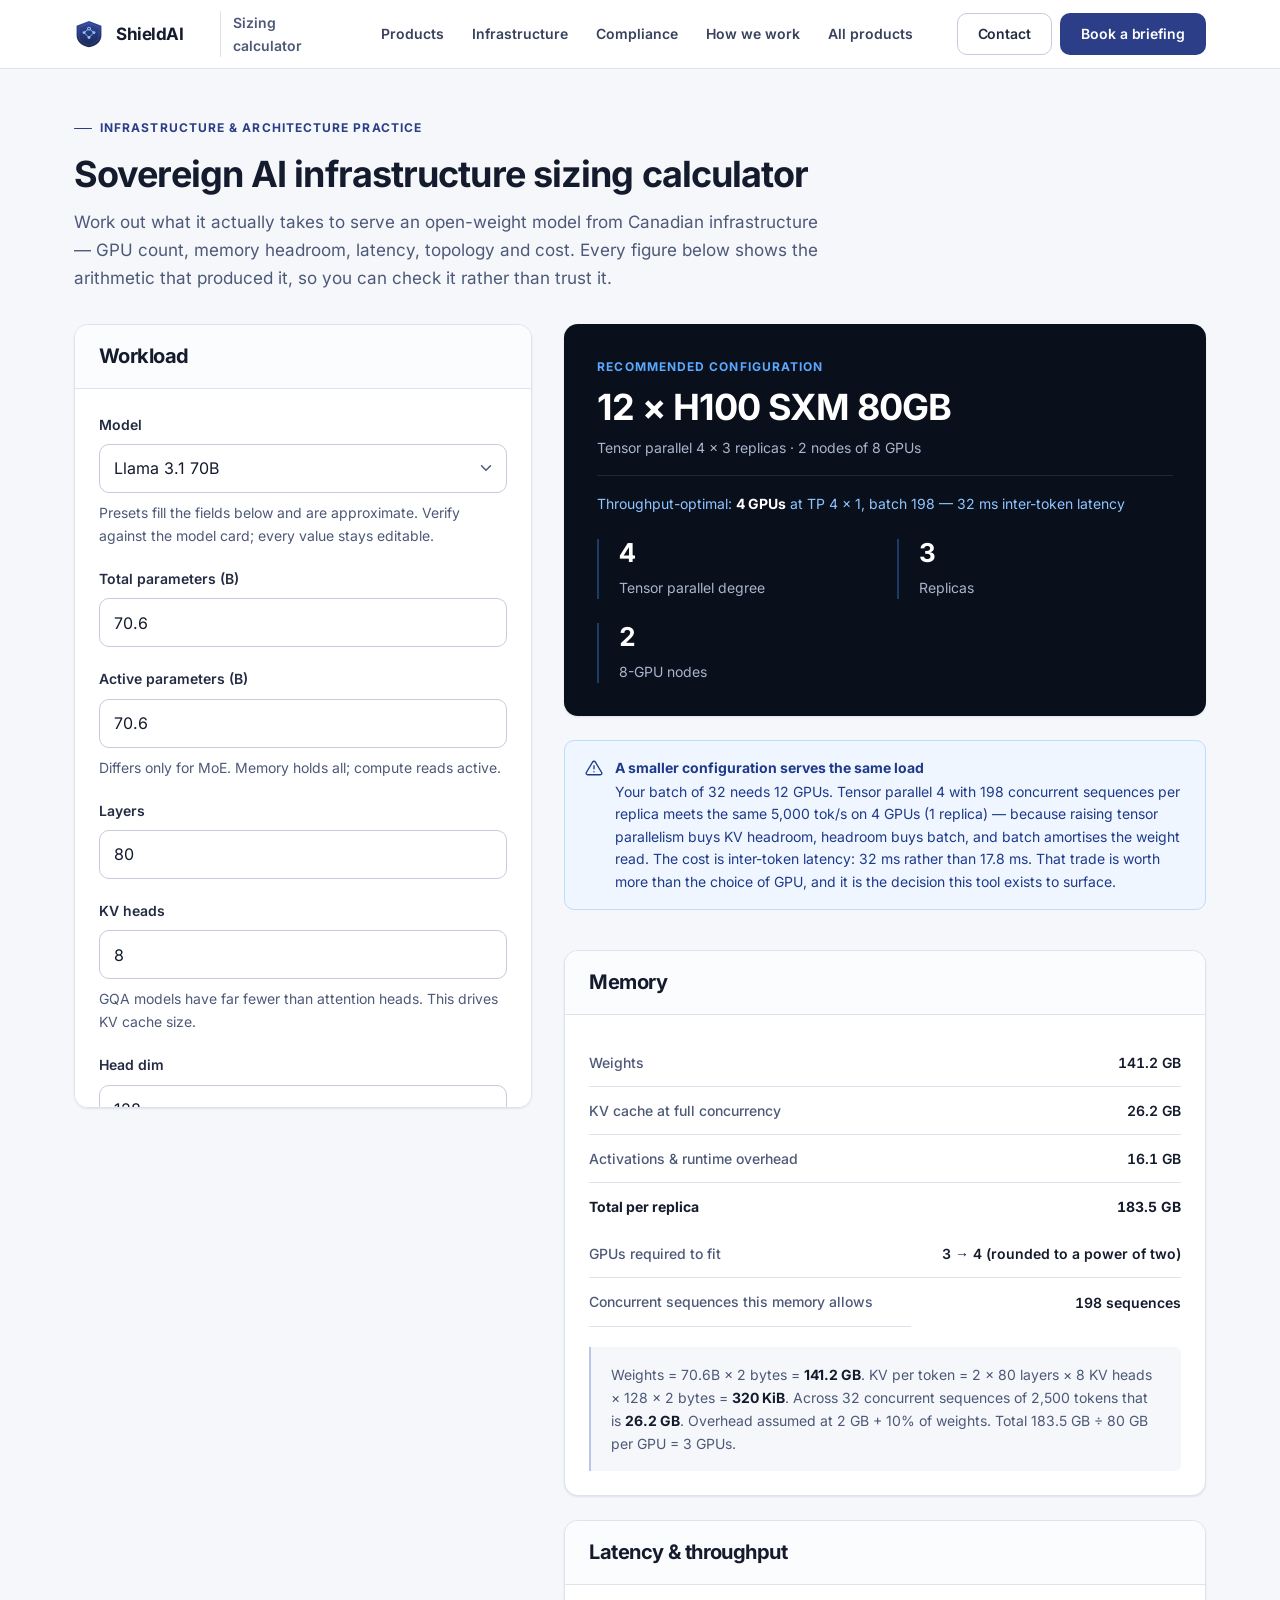
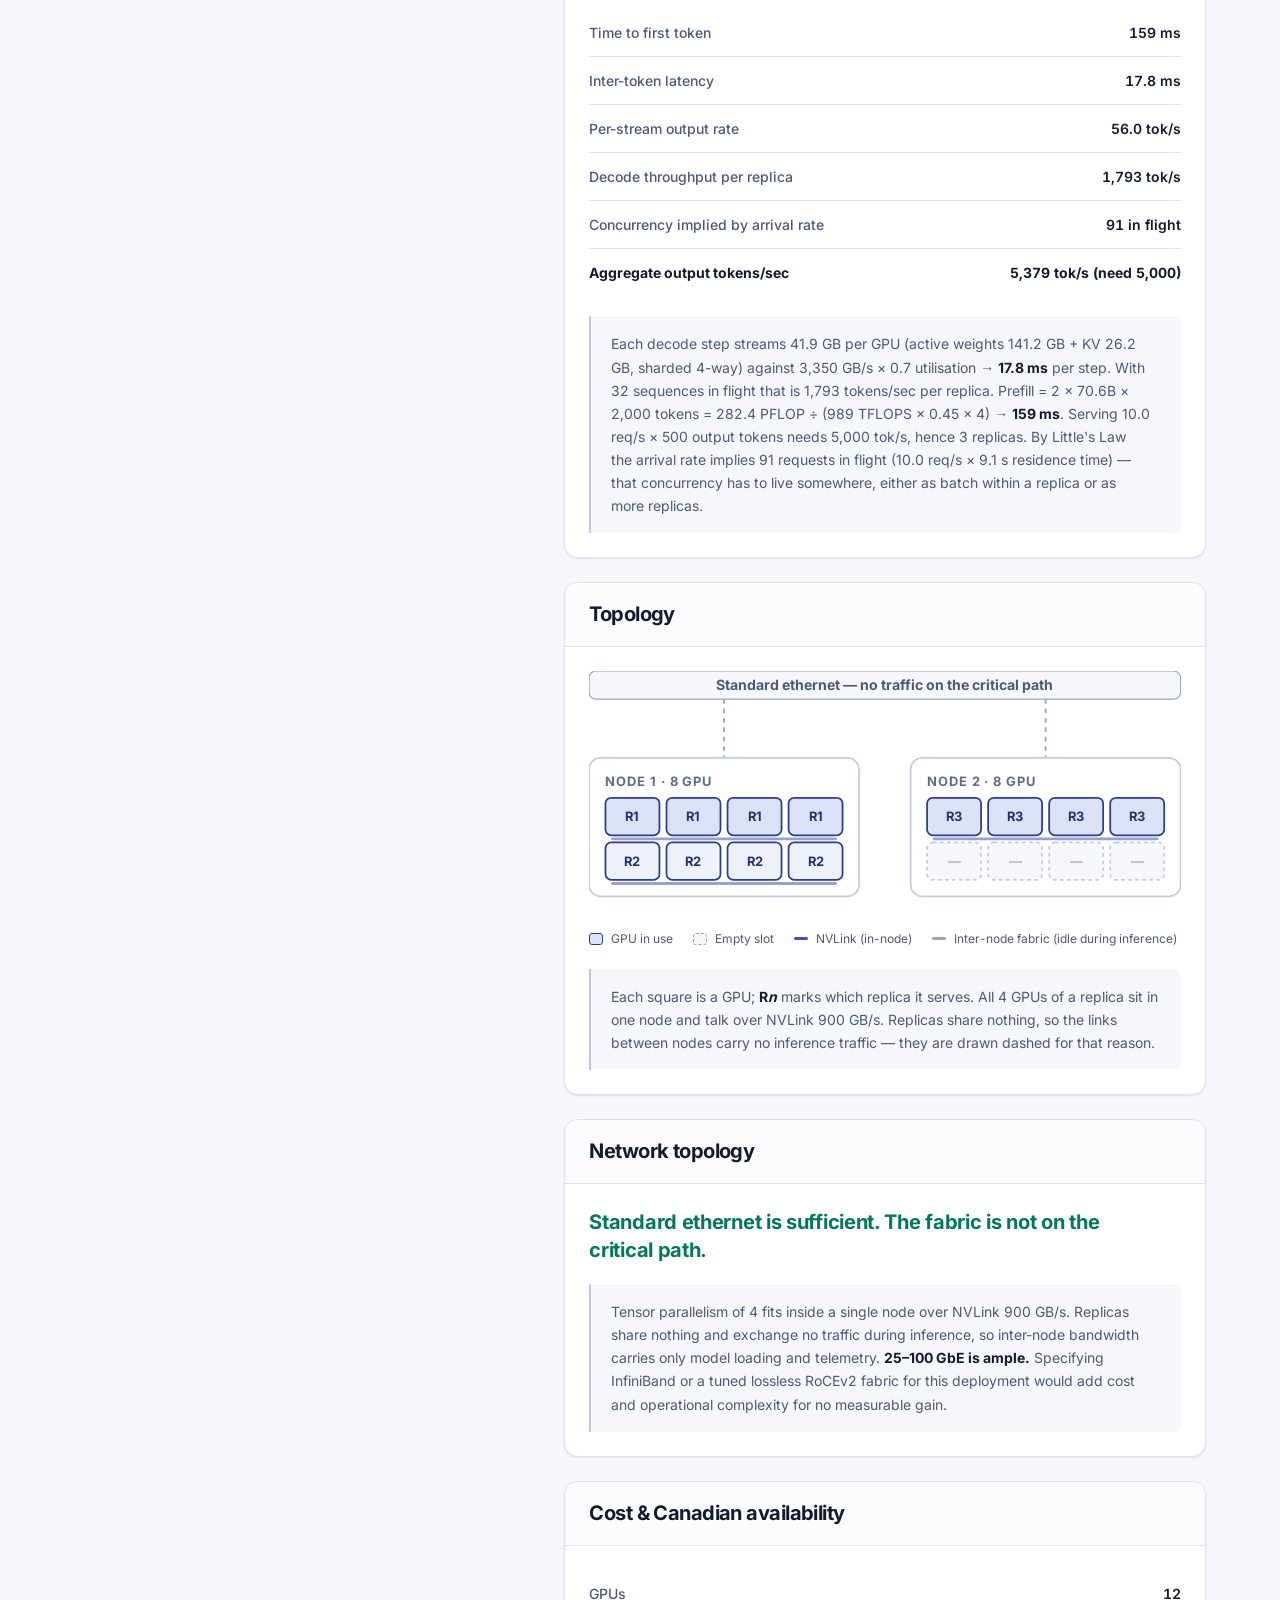
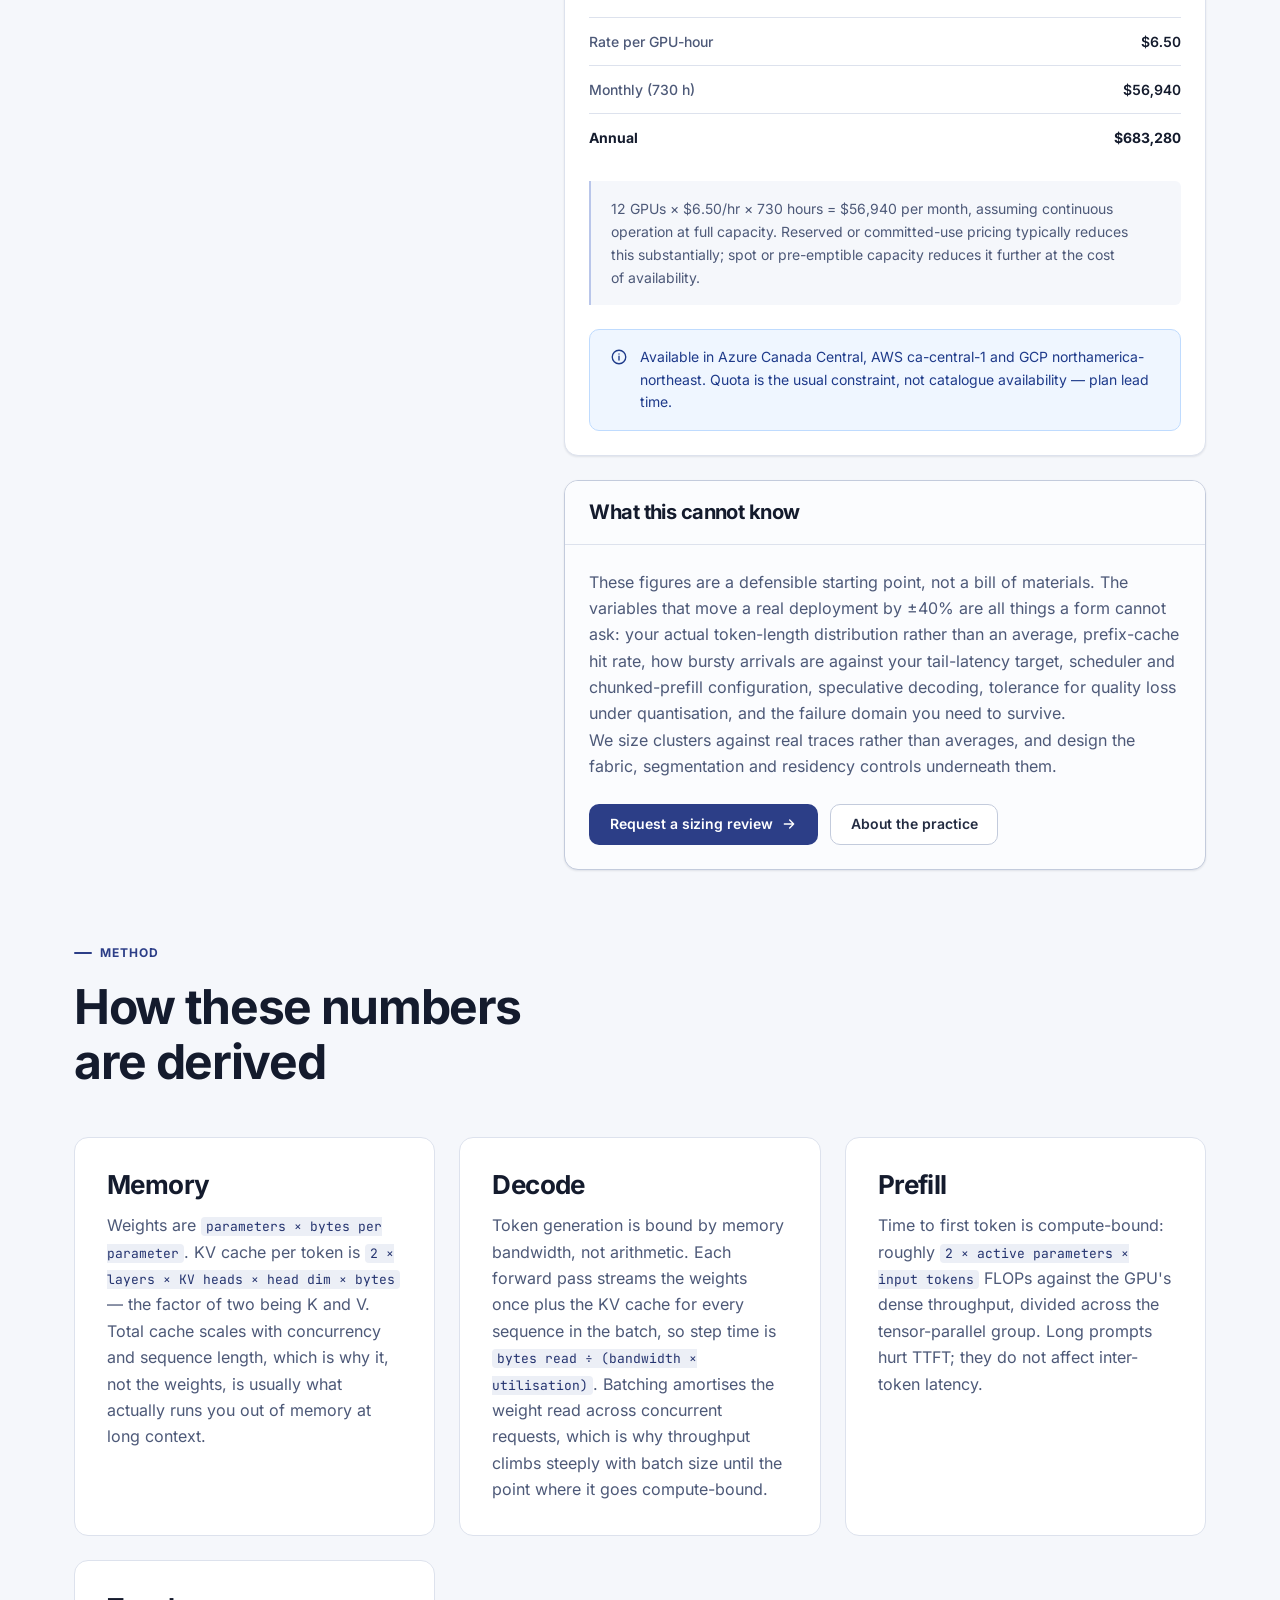
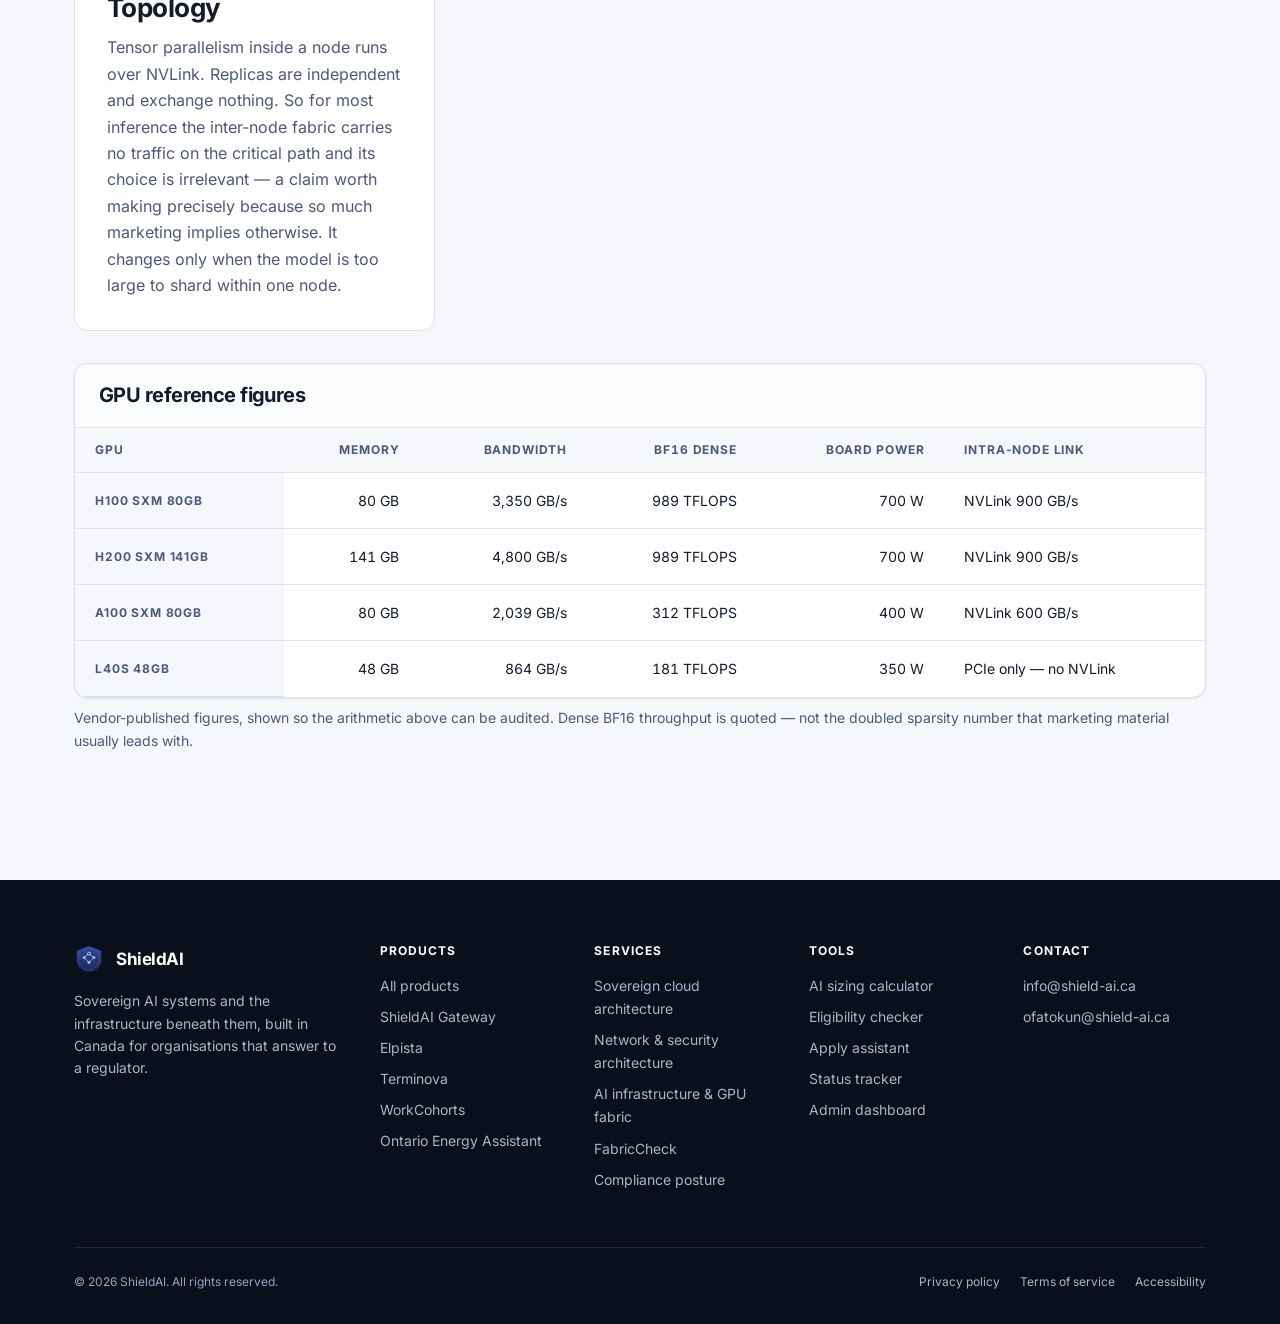
<file: sizing.html>
<!DOCTYPE html>
<html lang="en">
<head>
<meta charset="UTF-8">
<meta name="viewport" content="width=device-width, initial-scale=1">
<title>AI infrastructure sizing calculator — ShieldAI</title>
<meta name="description" content="Size GPU infrastructure for open-weight model inference on Canadian infrastructure. Memory, latency, topology and cost — with the arithmetic shown for every figure.">
<link rel="canonical" href="https://shield-ai.ca/sizing.html">
<meta name="theme-color" content="#0a0f1c">
<meta property="og:type" content="website">
<meta property="og:title" content="AI infrastructure sizing calculator — ShieldAI">
<meta property="og:description" content="What it actually takes to serve an open-weight model from Canadian infrastructure. Every figure shows its working.">
<link rel="icon" href="logo.svg" type="image/svg+xml">
<link rel="stylesheet" href="assets/shield.css">
<style>
  /* Two-column calculator; inputs stay in view while results update. */
  .calc {
    display: grid;
    grid-template-columns: minmax(0, 5fr) minmax(0, 7fr);
    gap: var(--s-8);
    align-items: start;
  }
  @media (max-width: 1000px) { .calc { grid-template-columns: minmax(0, 1fr); } }
  @media (min-width: 1001px) {
    .calc__inputs { position: sticky; top: calc(var(--header-h) + var(--s-6)); max-height: calc(100vh - var(--header-h) - var(--s-12)); overflow-y: auto; }
  }
  .calc__results { display: grid; gap: var(--s-6); min-width: 0; }

  .rule { height: 1px; border: 0; background: var(--border); margin-block: var(--s-6); }

  .result-headline { background: var(--surface-dark); border-color: transparent; }
  .result-headline .panel__body { padding: var(--s-8); }
  .result-headline__label {
    font-size: var(--t-xs); font-weight: 620; letter-spacing: .09em;
    text-transform: uppercase; color: var(--a-400);
  }
  .result-headline__value {
    margin-top: var(--s-3);
    font-size: var(--t-2xl); font-weight: 700; letter-spacing: -0.03em;
    line-height: 1.1; color: #fff;
  }
  .result-headline__sub { margin-top: var(--s-2); font-size: var(--t-sm); color: var(--text-on-dark-muted); }
  .result-headline__best {
    margin-top: var(--s-4); padding-top: var(--s-4);
    border-top: 1px solid var(--border-dark);
    font-size: var(--t-sm); color: var(--a-300);
  }
  .result-headline__best strong { color: #fff; font-weight: 680; }
  .result-headline .stat { border-left-color: rgba(61,144,240,.35); }
  .result-headline .stat__value { color: #fff; font-size: var(--t-xl); }
  .result-headline .stat__label { color: var(--text-on-dark-muted); }

  /* Result tables read as label/value pairs, not a data grid */
  .calc-table th[scope="row"] {
    position: static;
    padding: var(--s-3) 0;
    font-size: var(--t-sm); font-weight: 500;
    letter-spacing: normal; text-transform: none; white-space: normal;
    color: var(--text-muted); background: transparent;
  }
  .calc-table td { padding: var(--s-3) 0; font-variant-numeric: tabular-nums; font-weight: 560; }
  .calc-table tr.is-total th[scope="row"],
  .calc-table tr.is-total td { font-weight: 680; color: var(--text); border-bottom: 0; }

  /* The shown working — the point of the tool */
  .working {
    margin-top: var(--s-5);
    padding: var(--s-4) var(--s-5);
    font-size: var(--t-sm); line-height: 1.65;
    color: var(--text-muted);
    background: var(--n-50);
    border-left: 2px solid var(--b-200);
    border-radius: 0 var(--r-sm) var(--r-sm) 0;
  }
  .working strong { color: var(--text); font-weight: 640; }

  .topo { overflow-x: auto; }
  .topo svg { width: 100%; min-width: 520px; height: auto; display: block; }
  .topo-legend {
    display: flex; flex-wrap: wrap; gap: var(--s-3) var(--s-5);
    margin-top: var(--s-4);
    font-size: var(--t-xs); color: var(--text-muted);
  }
  .topo-key { display: inline-flex; align-items: center; gap: var(--s-2); }
  .topo-swatch { width: 14px; height: 12px; border-radius: 3px; flex: none; }
  .topo-swatch.is-used   { background: var(--b-100); border: 1.5px solid var(--b-600); }
  .topo-swatch.is-free   { background: var(--n-50);  border: 1.5px dashed var(--n-400); }
  .topo-swatch.is-nvlink { height: 3px; border-radius: 2px; background: var(--b-500); }
  .topo-swatch.is-fabric { height: 3px; border-radius: 2px; background: var(--n-400); }
  .topo-swatch.is-crit   { height: 3px; border-radius: 2px; background: #b45309; }

  .fabric-verdict {
    font-size: var(--t-lg); font-weight: 620; line-height: 1.4;
    letter-spacing: -0.015em;
  }
  .fabric-verdict.is-ok { color: var(--ok-700); }
  .fabric-verdict.is-critical { color: #b45309; }

  .alert.mb-4 { margin-bottom: var(--s-4); }
  .alert strong { display: block; margin-bottom: 2px; }

  .panel--caveat { border-color: var(--border-strong); background: var(--n-25); }
  .panel--caveat p { font-size: var(--t-base); color: var(--text-muted); }

  .advanced { margin-top: var(--s-6); }
  .advanced summary {
    font-size: var(--t-sm); font-weight: 600; color: var(--b-600);
    cursor: pointer; padding: var(--s-2) 0;
  }
  .advanced summary:hover { text-decoration: underline; }
  .advanced[open] summary { margin-bottom: var(--s-4); }

  .card code {
    font-family: var(--font-mono); font-size: .8125em;
    padding: 1px 5px; border-radius: 4px;
    background: var(--n-100); color: var(--b-700);
  }
</style>
</head>

<body>
<a class="skip-link" href="#main">Skip to content</a>

<!-- ══ Header ══════════════════════════════════════════════════════════ -->
<header class="site-header">
  <div class="wrap site-header__inner">
    <a class="brand" href="index.html">
      <svg class="brand__mark" viewBox="0 0 64 64" aria-hidden="true">
        <defs>
          <linearGradient id="hm" x1="32" y1="4" x2="32" y2="60" gradientUnits="userSpaceOnUse">
            <stop offset="0" stop-color="#35499C"/><stop offset="1" stop-color="#1B2653"/>
          </linearGradient>
        </defs>
        <path d="M32 4 5.5 14.2v20.3c0 12.4 8.3 21.6 26.5 25.5 18.2-3.9 26.5-13.1 26.5-25.5V14.2L32 4Z" fill="url(#hm)"/>
        <path d="M32 9.4 10.6 17.6v16.9c0 9.9 6.6 17.4 21.4 20.8 14.8-3.4 21.4-10.9 21.4-20.8V17.6L32 9.4Z" fill="none" stroke="#5AA9FF" stroke-opacity=".28" stroke-width="1.4"/>
        <g stroke="#8EC5FF" stroke-width="1.9" stroke-linecap="round" fill="none">
          <path d="M32 20.5 21.5 29M32 20.5 42.5 29M21.5 29 32 39.5M42.5 29 32 39.5"/>
        </g>
        <g fill="#8EC5FF">
          <circle cx="32" cy="20.5" r="4"/><circle cx="21.5" cy="29" r="3.1"/>
          <circle cx="42.5" cy="29" r="3.1"/><circle cx="32" cy="39.5" r="3.1"/>
        </g>
        <circle cx="32" cy="20.5" r="1.7" fill="#131B3B"/>
      </svg>
      <span>ShieldAI</span>
    </a>
    <span class="app-header__context">Sizing calculator</span>

    <nav class="nav" id="site-nav" aria-label="Primary">
      <a href="index.html#portfolio">Products</a>
      <a href="index.html#infrastructure">Infrastructure</a>
      <a href="index.html#compliance">Compliance</a>
      <a href="index.html#engage">How we work</a>
      <a href="products.html">All products</a>
    </nav>

    <div class="header-cta">
      <a class="btn btn--secondary" href="mailto:info@shield-ai.ca?subject=ShieldAI%20enquiry">Contact</a>
      <a class="btn btn--primary" href="mailto:info@shield-ai.ca?subject=ShieldAI%20briefing%20request&amp;body=Hi%2C%0D%0A%0D%0AI%27d%20like%20to%20book%20a%20technical%20briefing.%0D%0A%0D%0AName%3A%0D%0AOrganisation%3A%0D%0ARole%3A%0D%0AArea%20of%20interest%3A%0D%0ABest%20time%3A%0D%0A">
        Book a briefing
      </a>
    </div>

    <button class="nav-toggle" type="button" aria-expanded="false" aria-controls="site-nav">
      <span class="visually-hidden">Menu</span>
      <svg class="icon-open" viewBox="0 0 24 24" fill="none" stroke="currentColor" stroke-width="2" stroke-linecap="round" aria-hidden="true"><path d="M4 7h16M4 12h16M4 17h16"/></svg>
      <svg class="icon-close" viewBox="0 0 24 24" fill="none" stroke="currentColor" stroke-width="2" stroke-linecap="round" aria-hidden="true"><path d="M6 6l12 12M18 6 6 18"/></svg>
    </button>
  </div>
</header>

<script>
(function () {
  var btn = document.querySelector('.nav-toggle');
  var nav = document.getElementById('site-nav');
  if (!btn || !nav) return;

  function setOpen(open) {
    btn.setAttribute('aria-expanded', String(open));
    if (open) { nav.setAttribute('data-open', ''); }
    else { nav.removeAttribute('data-open'); }
  }

  btn.addEventListener('click', function () {
    setOpen(btn.getAttribute('aria-expanded') !== 'true');
  });

  // Close after choosing a destination, or on Escape
  nav.addEventListener('click', function (e) {
    if (e.target.closest('a')) setOpen(false);
  });
  document.addEventListener('keydown', function (e) {
    if (e.key === 'Escape' && btn.getAttribute('aria-expanded') === 'true') {
      setOpen(false); btn.focus();
    }
  });
  // Reset state if the viewport grows back to the desktop layout
  window.matchMedia('(min-width: 941px)').addEventListener('change', function (m) {
    if (m.matches) setOpen(false);
  });
})();
</script>

<main id="main">
<section class="app-main">
  <div class="wrap">

    <div class="page-head">
      <span class="eyebrow">Infrastructure &amp; architecture practice</span>
      <h1>Sovereign AI infrastructure sizing calculator</h1>
      <p>
        Work out what it actually takes to serve an open-weight model from Canadian
        infrastructure — GPU count, memory headroom, latency, topology and cost.
        Every figure below shows the arithmetic that produced it, so you can check it
        rather than trust it.
      </p>
    </div>

    <div class="calc">

      <!-- ══ Inputs ══════════════════════════════════════════════════ -->
      <form class="calc__inputs panel" id="calcForm" novalidate>
        <div class="panel__header"><h2>Workload</h2></div>
        <div class="panel__body">

          <div class="field">
            <label class="label" for="model">Model</label>
            <select class="select" id="model">
              <option value="llama31-8b">Llama 3.1 8B</option>
              <option value="llama31-70b" selected>Llama 3.1 70B</option>
              <option value="llama31-405b">Llama 3.1 405B</option>
              <option value="mistral-7b">Mistral 7B</option>
              <option value="mixtral-8x7b">Mixtral 8×7B (MoE)</option>
              <option value="qwen25-72b">Qwen2.5 72B</option>
              <option value="custom">Custom — enter architecture</option>
            </select>
            <p class="hint">
              Presets fill the fields below and are approximate. Verify against the model
              card; every value stays editable.
            </p>
          </div>

          <div class="field-row">
            <div class="field">
              <label class="label" for="params">Total parameters (B)</label>
              <input class="input" id="params" type="number" min="0.1" step="0.1" value="70.6">
            </div>
            <div class="field">
              <label class="label" for="activeParams">Active parameters (B)</label>
              <input class="input" id="activeParams" type="number" min="0.1" step="0.1" value="70.6">
              <p class="hint">Differs only for MoE. Memory holds all; compute reads active.</p>
            </div>
          </div>

          <div class="field-row">
            <div class="field">
              <label class="label" for="layers">Layers</label>
              <input class="input" id="layers" type="number" min="1" step="1" value="80">
            </div>
            <div class="field">
              <label class="label" for="kvHeads">KV heads</label>
              <input class="input" id="kvHeads" type="number" min="1" step="1" value="8">
              <p class="hint">GQA models have far fewer than attention heads. This drives KV cache size.</p>
            </div>
            <div class="field">
              <label class="label" for="headDim">Head dim</label>
              <input class="input" id="headDim" type="number" min="1" step="1" value="128">
            </div>
          </div>

          <hr class="rule">

          <div class="field-row">
            <div class="field">
              <label class="label" for="precision">Weight precision</label>
              <select class="select" id="precision">
                <option value="2">BF16 / FP16 — 2 bytes</option>
                <option value="1">FP8 — 1 byte</option>
                <option value="0.5">INT4 / AWQ / GPTQ — 0.5 bytes</option>
              </select>
            </div>
            <div class="field">
              <label class="label" for="kvPrecision">KV cache precision</label>
              <select class="select" id="kvPrecision">
                <option value="2">FP16 — 2 bytes</option>
                <option value="1">FP8 — 1 byte</option>
              </select>
            </div>
          </div>

          <div class="field-row">
            <div class="field">
              <label class="label" for="inputTokens">Input tokens / request</label>
              <input class="input" id="inputTokens" type="number" min="1" step="1" value="2000">
            </div>
            <div class="field">
              <label class="label" for="outputTokens">Output tokens / request</label>
              <input class="input" id="outputTokens" type="number" min="1" step="1" value="500">
            </div>
          </div>

          <div class="field-row">
            <div class="field">
              <label class="label" for="rps">Target throughput (requests/sec)</label>
              <input class="input" id="rps" type="number" min="0.01" step="0.1" value="10">
            </div>
            <div class="field">
              <label class="label" for="batch">Concurrent requests per replica</label>
              <input class="input" id="batch" type="number" min="1" step="1" value="32">
              <p class="hint">Batch size. Raising it lifts throughput and worsens per-stream latency.</p>
            </div>
          </div>

          <div class="field-row">
            <div class="field">
              <label class="label" for="ttftTarget">Target TTFT (ms)</label>
              <input class="input" id="ttftTarget" type="number" min="1" step="10" value="1000">
              <p class="hint">Time to first token — prefill, compute-bound.</p>
            </div>
            <div class="field">
              <label class="label" for="itlTarget">Target inter-token latency (ms)</label>
              <input class="input" id="itlTarget" type="number" min="1" step="1" value="50">
              <p class="hint">Decode step time — memory-bandwidth-bound.</p>
            </div>
          </div>

          <hr class="rule">

          <div class="field">
            <label class="label" for="gpu">GPU</label>
            <select class="select" id="gpu">
              <option value="h100_sxm" selected>H100 SXM 80GB</option>
              <option value="h200_sxm">H200 SXM 141GB</option>
              <option value="a100_80">A100 SXM 80GB</option>
              <option value="l40s">L40S 48GB (PCIe)</option>
            </select>
          </div>

          <div class="field">
            <label class="label" for="deployment">Deployment</label>
            <select class="select" id="deployment">
              <option value="cloud" selected>Canadian cloud region</option>
              <option value="onprem">On-premises / Canadian colocation</option>
            </select>
          </div>

          <div class="field-row" id="cloudCostRow">
            <div class="field">
              <label class="label" for="gpuHourly">Cost per GPU-hour (CAD)</label>
              <input class="input" id="gpuHourly" type="number" min="0" step="0.05" value="6.50">
              <p class="hint">Verify against a current quote — list prices move and vary by commitment.</p>
            </div>
          </div>

          <div class="field-row" id="onpremCostRow" hidden>
            <div class="field">
              <label class="label" for="gpuCapex">Capex per GPU (CAD)</label>
              <input class="input" id="gpuCapex" type="number" min="0" step="1000" value="45000">
            </div>
            <div class="field">
              <label class="label" for="kwhRate">Electricity (CAD/kWh)</label>
              <input class="input" id="kwhRate" type="number" min="0" step="0.01" value="0.13">
            </div>
          </div>

          <details class="advanced">
            <summary>Efficiency assumptions</summary>
            <div class="field-row">
              <div class="field">
                <label class="label" for="mbu">Memory bandwidth utilisation</label>
                <input class="input" id="mbu" type="number" min="0.05" max="1" step="0.05" value="0.7">
                <p class="hint">0.6–0.8 is realistic for a tuned vLLM / TensorRT-LLM deployment.</p>
              </div>
              <div class="field">
                <label class="label" for="mfu">Model FLOPs utilisation (prefill)</label>
                <input class="input" id="mfu" type="number" min="0.05" max="1" step="0.05" value="0.45">
              </div>
            </div>
          </details>

        </div>
      </form>

      <!-- ══ Results ═════════════════════════════════════════════════ -->
      <div class="calc__results">

        <div class="panel result-headline">
          <div class="panel__body">
            <p class="result-headline__label">Recommended configuration</p>
            <p class="result-headline__value" id="rHeadline">—</p>
            <p class="result-headline__sub" id="rHeadlineSub">—</p>
            <p class="result-headline__best" id="rBest" hidden></p>
            <div class="stats mt-6">
              <div class="stat">
                <div class="stat__value" id="rTP">—</div>
                <div class="stat__label">Tensor parallel degree</div>
              </div>
              <div class="stat">
                <div class="stat__value" id="rReplicas">—</div>
                <div class="stat__label">Replicas</div>
              </div>
              <div class="stat">
                <div class="stat__value" id="rNodes">—</div>
                <div class="stat__label">8-GPU nodes</div>
              </div>
            </div>
          </div>
        </div>

        <div id="rAlerts"></div>

        <div class="panel">
          <div class="panel__header"><h2>Memory</h2></div>
          <div class="panel__body">
            <table class="table calc-table">
              <tbody>
                <tr><th scope="row">Weights</th><td class="num" id="rWeights">—</td></tr>
                <tr><th scope="row">KV cache at full concurrency</th><td class="num" id="rKV">—</td></tr>
                <tr><th scope="row">Activations &amp; runtime overhead</th><td class="num" id="rOverhead">—</td></tr>
                <tr class="is-total"><th scope="row">Total per replica</th><td class="num" id="rTotalMem">—</td></tr>
                <tr><th scope="row">GPUs required to fit</th><td class="num" id="rMemGPUs">—</td></tr>
                <tr><th scope="row">Concurrent sequences this memory allows</th><td class="num" id="rMaxBatch">—</td></tr>
              </tbody>
            </table>
            <p class="working" id="wMemory">—</p>
          </div>
        </div>

        <div class="panel">
          <div class="panel__header"><h2>Latency &amp; throughput</h2></div>
          <div class="panel__body">
            <table class="table calc-table">
              <tbody>
                <tr><th scope="row">Time to first token</th><td class="num" id="rTTFT">—</td></tr>
                <tr><th scope="row">Inter-token latency</th><td class="num" id="rITL">—</td></tr>
                <tr><th scope="row">Per-stream output rate</th><td class="num" id="rPerStream">—</td></tr>
                <tr><th scope="row">Decode throughput per replica</th><td class="num" id="rReplicaTps">—</td></tr>
                <tr><th scope="row">Concurrency implied by arrival rate</th><td class="num" id="rConcurrency">—</td></tr>
                <tr class="is-total"><th scope="row">Aggregate output tokens/sec</th><td class="num" id="rAggTps">—</td></tr>
              </tbody>
            </table>
            <p class="working" id="wThroughput">—</p>
          </div>
        </div>

        <div class="panel">
          <div class="panel__header"><h2>Topology</h2></div>
          <div class="panel__body">
            <div class="topo" id="topoWrap"></div>
            <p class="visually-hidden" id="topoSummary"></p>
            <div class="topo-legend" aria-hidden="true">
              <span class="topo-key"><span class="topo-swatch is-used"></span>GPU in use</span>
              <span class="topo-key"><span class="topo-swatch is-free"></span>Empty slot</span>
              <span class="topo-key"><span class="topo-swatch is-nvlink"></span>NVLink (in-node)</span>
              <span class="topo-key"><span class="topo-swatch is-fabric"></span>Inter-node fabric</span>
            </div>
            <p class="working" id="wTopo">—</p>
          </div>
        </div>

        <div class="panel">
          <div class="panel__header"><h2>Network topology</h2></div>
          <div class="panel__body">
            <p id="rFabric" class="fabric-verdict">—</p>
            <p class="working" id="wFabric">—</p>
          </div>
        </div>

        <div class="panel">
          <div class="panel__header"><h2>Cost &amp; Canadian availability</h2></div>
          <div class="panel__body">
            <table class="table calc-table">
              <tbody id="rCostBody"></tbody>
            </table>
            <p class="working" id="wCost">—</p>
            <div class="alert alert--info mt-6" id="rRegion">
              <svg viewBox="0 0 24 24" fill="none" stroke="currentColor" stroke-width="1.8" stroke-linecap="round" stroke-linejoin="round" aria-hidden="true"><circle cx="12" cy="12" r="9"/><path d="M12 16v-5M12 8h.01"/></svg>
              <span id="rRegionText">—</span>
            </div>
          </div>
        </div>

        <div class="panel panel--caveat">
          <div class="panel__header"><h2>What this cannot know</h2></div>
          <div class="panel__body">
            <p>
              These figures are a defensible starting point, not a bill of materials. The
              variables that move a real deployment by ±40% are all things a form cannot ask:
              your actual token-length distribution rather than an average, prefix-cache hit
              rate, how bursty arrivals are against your tail-latency target, scheduler and
              chunked-prefill configuration, speculative decoding, tolerance for quality loss
              under quantisation, and the failure domain you need to survive.
            </p>
            <p class="mt-4">
              We size clusters against real traces rather than averages, and design the
              fabric, segmentation and residency controls underneath them.
            </p>
            <div class="btn-row mt-6">
              <a class="btn btn--primary" href="mailto:info@shield-ai.ca?subject=Sizing%20review%20request&amp;body=Hi%2C%0D%0A%0D%0AI%20used%20the%20sizing%20calculator%20and%20would%20like%20a%20review%20against%20our%20real%20workload.%0D%0A%0D%0AOrganisation%3A%0D%0AModel%20and%20workload%3A%0D%0ADeployment%20(cloud%20%2F%20on-prem%20%2F%20hybrid)%3A%0D%0AResidency%20or%20compliance%20constraints%3A%0D%0A">
                Request a sizing review
                <svg viewBox="0 0 24 24" fill="none" stroke="currentColor" stroke-width="2" stroke-linecap="round" stroke-linejoin="round" aria-hidden="true"><path d="M5 12h14M13 6l6 6-6 6"/></svg>
              </a>
              <a class="btn btn--secondary" href="index.html#infrastructure">About the practice</a>
            </div>
          </div>
        </div>

      </div>
    </div>

    <!-- ══ Method ════════════════════════════════════════════════════ -->
    <section class="section section--tight" id="method">
      <div class="sec-head">
        <span class="eyebrow">Method</span>
        <h2>How these numbers are derived</h2>
      </div>
      <div class="grid grid--2">
        <article class="card">
          <h3>Memory</h3>
          <p>Weights are <code>parameters × bytes per parameter</code>. KV cache per token is
          <code>2 × layers × KV heads × head dim × bytes</code> — the factor of two being K and V.
          Total cache scales with concurrency and sequence length, which is why it, not the
          weights, is usually what actually runs you out of memory at long context.</p>
        </article>
        <article class="card">
          <h3>Decode</h3>
          <p>Token generation is bound by memory bandwidth, not arithmetic. Each forward pass
          streams the weights once plus the KV cache for every sequence in the batch, so step
          time is <code>bytes read ÷ (bandwidth × utilisation)</code>. Batching amortises the
          weight read across concurrent requests, which is why throughput climbs steeply with
          batch size until the point where it goes compute-bound.</p>
        </article>
        <article class="card">
          <h3>Prefill</h3>
          <p>Time to first token is compute-bound: roughly <code>2 × active parameters ×
          input tokens</code> FLOPs against the GPU's dense throughput, divided across the
          tensor-parallel group. Long prompts hurt TTFT; they do not affect inter-token latency.</p>
        </article>
        <article class="card">
          <h3>Topology</h3>
          <p>Tensor parallelism inside a node runs over NVLink. Replicas are independent and
          exchange nothing. So for most inference the inter-node fabric carries no traffic on
          the critical path and its choice is irrelevant — a claim worth making precisely
          because so much marketing implies otherwise. It changes only when the model is too
          large to shard within one node.</p>
        </article>
      </div>

      <div class="panel mt-8">
        <div class="panel__header"><h2>GPU reference figures</h2></div>
        <div class="panel__body panel__body--flush">
          <div class="table-wrap">
            <table class="table">
              <thead>
                <tr>
                  <th scope="col">GPU</th>
                  <th scope="col" class="num">Memory</th>
                  <th scope="col" class="num">Bandwidth</th>
                  <th scope="col" class="num">BF16 dense</th>
                  <th scope="col" class="num">Board power</th>
                  <th scope="col">Intra-node link</th>
                </tr>
              </thead>
              <tbody id="gpuTableBody"></tbody>
            </table>
          </div>
        </div>
      </div>
      <p class="hint mt-4">
        Vendor-published figures, shown so the arithmetic above can be audited. Dense BF16
        throughput is quoted — not the doubled sparsity number that marketing material
        usually leads with.
      </p>
    </section>

  </div>
</section>
</main>

<!-- ══ Footer ══════════════════════════════════════════════════════════ -->
<footer class="site-footer">
  <div class="wrap">
    <div class="footer-grid">

      <div class="footer-brand">
        <span class="brand">
          <svg class="brand__mark" viewBox="0 0 64 64" aria-hidden="true">
            <defs>
              <linearGradient id="fm" x1="32" y1="4" x2="32" y2="60" gradientUnits="userSpaceOnUse">
                <stop offset="0" stop-color="#35499C"/><stop offset="1" stop-color="#1B2653"/>
              </linearGradient>
            </defs>
            <path d="M32 4 5.5 14.2v20.3c0 12.4 8.3 21.6 26.5 25.5 18.2-3.9 26.5-13.1 26.5-25.5V14.2L32 4Z" fill="url(#fm)"/>
            <path d="M32 9.4 10.6 17.6v16.9c0 9.9 6.6 17.4 21.4 20.8 14.8-3.4 21.4-10.9 21.4-20.8V17.6L32 9.4Z" fill="none" stroke="#5AA9FF" stroke-opacity=".28" stroke-width="1.4"/>
            <g stroke="#8EC5FF" stroke-width="1.9" stroke-linecap="round" fill="none">
              <path d="M32 20.5 21.5 29M32 20.5 42.5 29M21.5 29 32 39.5M42.5 29 32 39.5"/>
            </g>
            <g fill="#8EC5FF">
              <circle cx="32" cy="20.5" r="4"/><circle cx="21.5" cy="29" r="3.1"/>
              <circle cx="42.5" cy="29" r="3.1"/><circle cx="32" cy="39.5" r="3.1"/>
            </g>
            <circle cx="32" cy="20.5" r="1.7" fill="#131B3B"/>
          </svg>
          <span>ShieldAI</span>
        </span>
        <p>Sovereign AI systems and the infrastructure beneath them, built in Canada for organisations that answer to a regulator.</p>
      </div>

      <div>
        <h4>Products</h4>
        <ul>
          <li><a href="products.html">All products</a></li>
          <li><a href="gateway.html">ShieldAI Gateway</a></li>
          <li><a href="https://elpista.com" target="_blank" rel="noopener">Elpista</a></li>
          <li><a href="https://terminova.io" target="_blank" rel="noopener">Terminova</a></li>
          <li><a href="https://workcohorts.com" target="_blank" rel="noopener">WorkCohorts</a></li>
          <li><a href="ontario-energy-demo.html">Ontario Energy Assistant</a></li>
        </ul>
      </div>

      <div>
        <h4>Services</h4>
        <ul>
          <li><a href="index.html#infrastructure">Sovereign cloud architecture</a></li>
          <li><a href="index.html#infrastructure">Network &amp; security architecture</a></li>
          <li><a href="index.html#infrastructure">AI infrastructure &amp; GPU fabric</a></li>
          <li><a href="index.html#fabriccheck">FabricCheck</a></li>
          <li><a href="index.html#compliance">Compliance posture</a></li>
        </ul>
      </div>

      <div>
        <h4>Tools</h4>
        <ul>
          <li><a href="sizing.html">AI sizing calculator</a></li>
          <li><a href="eligibility-checker.html">Eligibility checker</a></li>
          <li><a href="apply-assistant.html">Apply assistant</a></li>
          <li><a href="status-tracker.html">Status tracker</a></li>
          <li><a href="admin-dashboard.html">Admin dashboard</a></li>
        </ul>
      </div>

      <div>
        <h4>Contact</h4>
        <ul>
          <li><a href="mailto:info@shield-ai.ca">info@shield-ai.ca</a></li>
          <li><a href="mailto:ofatokun@shield-ai.ca">ofatokun@shield-ai.ca</a></li>
        </ul>
      </div>

    </div>

    <div class="footer-bottom">
      <p>&copy; 2026 ShieldAI. All rights reserved.</p>
      <nav aria-label="Legal">
        <a href="privacy.html">Privacy policy</a>
        <a href="terms.html">Terms of service</a>
        <a href="accessibility.html">Accessibility</a>
      </nav>
    </div>
  </div>
</footer>

<script>
(function () {
  'use strict';

  // ── Reference data ───────────────────────────────────────────────────
  // mem  GB (decimal, 1e9 B)   bw  GB/s   bf16  TFLOPS dense (not sparsity)
  var GPUS = {
    h100_sxm: { label:'H100 SXM 80GB',  mem:80,  bw:3350, bf16:989, watts:700, link:'NVLink 900 GB/s',
      ca:'Available in Azure Canada Central, AWS ca-central-1 and GCP northamerica-northeast. Quota is the usual constraint, not catalogue availability — plan lead time.' },
    h200_sxm: { label:'H200 SXM 141GB', mem:141, bw:4800, bf16:989, watts:700, link:'NVLink 900 GB/s',
      ca:'Thinner availability in Canadian regions than in US regions. Confirm your region and commitment terms before designing around it.' },
    a100_80:  { label:'A100 SXM 80GB',  mem:80,  bw:2039, bf16:312, watts:400, link:'NVLink 600 GB/s',
      ca:'Best-established Canadian-region availability of the four. Often the pragmatic choice when residency is non-negotiable and lead time matters.' },
    l40s:     { label:'L40S 48GB',      mem:48,  bw:864,  bf16:181, watts:350, link:'PCIe only — no NVLink',
      ca:'Broadly available and cheaper per card. No NVLink means tensor parallelism crosses PCIe, which materially hurts multi-GPU decode.' }
  };

  var MODELS = {
    'llama31-8b':   { params:8.03,  active:8.03,  layers:32,  kvHeads:8, headDim:128 },
    'llama31-70b':  { params:70.6,  active:70.6,  layers:80,  kvHeads:8, headDim:128 },
    'llama31-405b': { params:405,   active:405,   layers:126, kvHeads:8, headDim:128 },
    'mistral-7b':   { params:7.24,  active:7.24,  layers:32,  kvHeads:8, headDim:128 },
    'mixtral-8x7b': { params:46.7,  active:12.9,  layers:32,  kvHeads:8, headDim:128 },
    'qwen25-72b':   { params:72.7,  active:72.7,  layers:80,  kvHeads:8, headDim:128 }
  };

  var $ = function (id) { return document.getElementById(id); };
  var num = function (id) { var v = parseFloat($(id).value); return isFinite(v) ? v : 0; };

  function fmt(n, dp) {
    if (!isFinite(n)) return '—';
    dp = dp === undefined ? 1 : dp;
    return n.toLocaleString('en-CA', { minimumFractionDigits: dp, maximumFractionDigits: dp });
  }
  function money(n) {
    return '$' + Math.round(n).toLocaleString('en-CA');
  }
  function pow2AtLeast(n) {
    var p = 1; while (p < n) { p *= 2; } return p;
  }

  // ── Core model ───────────────────────────────────────────────────────
  function compute() {
    var g = GPUS[$('gpu').value];
    var params      = num('params');
    var active      = num('activeParams');
    var layers      = num('layers');
    var kvHeads     = num('kvHeads');
    var headDim     = num('headDim');
    var wBytes      = parseFloat($('precision').value);
    var kvBytes     = parseFloat($('kvPrecision').value);
    var inTok       = num('inputTokens');
    var outTok      = num('outputTokens');
    var rps         = num('rps');
    var batch       = Math.max(1, num('batch'));
    var mbu         = Math.min(1, Math.max(0.05, num('mbu')));
    var mfu         = Math.min(1, Math.max(0.05, num('mfu')));
    var ttftTarget  = num('ttftTarget');
    var itlTarget   = num('itlTarget');

    var seqLen = inTok + outTok;

    // Memory ---------------------------------------------------------
    var weightsGB   = params * wBytes;                                  // B params x bytes
    var kvPerTokenB = 2 * layers * kvHeads * headDim * kvBytes;         // bytes / token / seq
    var kvGB        = kvPerTokenB * seqLen * batch / 1e9;
    var overheadGB  = 2 + 0.10 * weightsGB;
    var totalGB     = weightsGB + kvGB + overheadGB;

    var memGPUsRaw  = Math.ceil(totalGB / g.mem);
    var tp          = pow2AtLeast(Math.max(1, memGPUsRaw));

    // Decode: bandwidth-bound. Each GPU streams its shard once per pass.
    var activeWeightsB = active * wBytes * 1e9;
    var kvActiveB      = kvPerTokenB * seqLen * batch;
    var bytesPerGPU    = (activeWeightsB + kvActiveB) / tp;
    var stepSec        = bytesPerGPU / (g.bw * 1e9 * mbu);
    var itlMs          = stepSec * 1000;
    var replicaTps     = batch / stepSec;                                // output tokens/sec
    var perStreamTps   = 1 / stepSec;

    // Prefill: compute-bound.
    var prefillFlops = 2 * active * 1e9 * inTok;
    var ttftSec      = prefillFlops / (g.bf16 * 1e12 * mfu * tp);
    var ttftMs       = ttftSec * 1000;

    var requiredTps = rps * outTok;
    var replicas    = Math.max(1, Math.ceil(requiredTps / replicaTps));

    // How many sequences will actually fit in this TP group's spare memory?
    var kvPerSeqB    = kvPerTokenB * seqLen;
    var spareBytes   = tp * g.mem * 1e9 - params * wBytes * 1e9 - overheadGB * 1e9;
    var maxBatchMem  = Math.max(1, Math.floor(spareBytes / kvPerSeqB));
    // Throughput if the batch were raised to that memory ceiling
    var bytesAtMax   = (activeWeightsB + kvPerSeqB * maxBatchMem) / tp;
    var stepAtMax    = bytesAtMax / (g.bw * 1e9 * mbu);
    var tpsAtMax     = maxBatchMem / stepAtMax;
    var replicasAtMax= Math.max(1, Math.ceil(requiredTps / tpsAtMax));
    var itlAtMaxMs   = stepAtMax * 1000;
    // Little's Law: concurrency the arrival rate actually implies
    var concurrencyNeeded = rps * (ttftSec + outTok * stepSec);

    // Cheapest configuration meeting the same throughput. TP buys memory headroom,
    // which buys batch, which buys throughput — so the minimum is not always the
    // smallest TP that merely fits the weights.
    var best = null;
    [1, 2, 4, 8, 16, 32, 64].forEach(function (cand) {
      var spare = cand * g.mem * 1e9 - params * wBytes * 1e9 - overheadGB * 1e9;
      if (spare <= kvPerSeqB) return;                      // no room for even one sequence
      var mb    = Math.floor(spare / kvPerSeqB);
      var st    = ((activeWeightsB + kvPerSeqB * mb) / cand) / (g.bw * 1e9 * mbu);
      var reps  = Math.max(1, Math.ceil(requiredTps / (mb / st)));
      var total = cand * reps;
      var cfg = { tp: cand, batch: mb, replicas: reps, total: total,
                  itl: st * 1000,
                  ttft: prefillFlops / (g.bf16 * 1e12 * mfu * cand) * 1000 };
      if (!best || total < best.total) { best = cfg; }
    });
    var totalGPUs   = tp * replicas;
    var nodes       = Math.ceil(totalGPUs / 8);
    var aggTps      = replicaTps * replicas;

    return {
      g:g, tp:tp, replicas:replicas, totalGPUs:totalGPUs, nodes:nodes,
      weightsGB:weightsGB, kvGB:kvGB, overheadGB:overheadGB, totalGB:totalGB,
      kvPerTokenB:kvPerTokenB, memGPUsRaw:memGPUsRaw,
      itlMs:itlMs, ttftMs:ttftMs, replicaTps:replicaTps, perStreamTps:perStreamTps,
      aggTps:aggTps, requiredTps:requiredTps,
      bytesPerGPU:bytesPerGPU, seqLen:seqLen, batch:batch, params:params, active:active,
      wBytes:wBytes, kvBytes:kvBytes, layers:layers, kvHeads:kvHeads, headDim:headDim,
      inTok:inTok, outTok:outTok, rps:rps, mbu:mbu, mfu:mfu,
      ttftTarget:ttftTarget, itlTarget:itlTarget,
      maxBatchMem:maxBatchMem, tpsAtMax:tpsAtMax, replicasAtMax:replicasAtMax,
      itlAtMaxMs:itlAtMaxMs, concurrencyNeeded:concurrencyNeeded, best:best
    };
  }


  // ── Topology diagram ─────────────────────────────────────────────────
  // Colour encodes STATE (in use / empty / critical), never replica identity —
  // a 20-replica config would exhaust any categorical palette, and identity is
  // carried by the in-square label instead.
  var PER_NODE = 8, MAX_NODES = 4;

  function esc(t) { return String(t).replace(/[&<>]/g, function (c) {
    return { '&': '&amp;', '<': '&lt;', '>': '&gt;' }[c]; }); }

  function renderTopology(r) {
    var shown  = Math.min(r.nodes, MAX_NODES);
    var spans  = r.tp > PER_NODE;                 // one replica crosses nodes
    var GW = 46, GH = 32, GAP = 6, PAD = 14;
    var innerW = 4 * GW + 3 * GAP;                // 202
    var nodeW  = innerW + PAD * 2;                // 230
    var nodeH  = PAD + 20 + (2 * GH + GAP) + PAD; // header + 2 rows
    var pitch  = nodeW + 44;
    var barY   = 0, barH = 24, nodeY = 74;
    var W = shown * nodeW + (shown - 1) * 44;
    var H = nodeY + nodeH + (r.tp > PER_NODE ? 38 : 14);

    var svg = [];
    svg.push('<svg viewBox="0 0 ' + W + ' ' + H + '" role="img" ' +
             'aria-labelledby="topoT topoD" preserveAspectRatio="xMidYMid meet">');
    svg.push('<title id="topoT">Recommended GPU topology</title>');
    svg.push('<desc id="topoD">' + esc(r.totalGPUs + ' GPUs across ' + r.nodes +
      ' nodes of 8, tensor parallel ' + r.tp + ' by ' + r.replicas + ' replicas.') + '</desc>');

    // Fabric bar across the top
    var fabColour = spans ? '#b45309' : 'var(--n-400)';
    var fabLabel  = spans
      ? 'Lossless fabric — all-reduce on the critical path'
      : 'Standard ethernet — no traffic on the critical path';
    svg.push('<rect x="0" y="' + barY + '" width="' + W + '" height="' + barH +
             '" rx="6" fill="' + (spans ? '#fffbeb' : 'var(--n-50)') +
             '" stroke="' + fabColour + '" stroke-width="' + (spans ? 2 : 1) + '"/>');
    svg.push('<text x="' + (W / 2) + '" y="' + (barY + 16) + '" text-anchor="middle" ' +
             'font-size="12" font-weight="620" fill="' + (spans ? '#7c2d12' : 'var(--text-muted)') +
             '">' + esc(fabLabel) + '</text>');

    for (var n = 0; n < shown; n++) {
      var x0 = n * pitch;

      // drop line from the fabric bar into each node
      svg.push('<line x1="' + (x0 + nodeW / 2) + '" y1="' + (barY + barH) +
               '" x2="' + (x0 + nodeW / 2) + '" y2="' + nodeY + '" stroke="' + fabColour +
               '" stroke-width="' + (spans ? 2 : 1.5) + '"' +
               (spans ? '' : ' stroke-dasharray="4 4"') + '/>');

      // node chassis
      svg.push('<rect x="' + x0 + '" y="' + nodeY + '" width="' + nodeW + '" height="' + nodeH +
               '" rx="10" fill="var(--surface)" stroke="var(--border-strong)" stroke-width="1.5"/>');
      svg.push('<text x="' + (x0 + PAD) + '" y="' + (nodeY + PAD + 10) +
               '" font-size="11" font-weight="620" letter-spacing="0.07em" ' +
               'fill="var(--text-subtle)">NODE ' + (n + 1) + ' · 8 GPU</text>');

      for (var slot = 0; slot < PER_NODE; slot++) {
        var gi   = n * PER_NODE + slot;             // global GPU index
        var used = gi < r.totalGPUs;
        var rep  = Math.floor(gi / r.tp) + 1;
        var col  = slot % 4, row = (slot / 4) | 0;
        var gx   = x0 + PAD + col * (GW + GAP);
        var gy   = nodeY + PAD + 20 + row * (GH + GAP);
        // alternate a faint band per replica so groups read as groups
        var band = used ? (rep % 2 ? 'var(--b-100)' : 'var(--b-50)') : 'var(--n-50)';

        svg.push('<rect x="' + gx + '" y="' + gy + '" width="' + GW + '" height="' + GH +
                 '" rx="5" fill="' + band + '" stroke="' +
                 (used ? 'var(--b-600)' : 'var(--n-300)') + '" stroke-width="1.5"' +
                 (used ? '' : ' stroke-dasharray="3 3"') + '/>');
        svg.push('<text x="' + (gx + GW / 2) + '" y="' + (gy + GH / 2 + 4) +
                 '" text-anchor="middle" font-size="11" font-weight="' + (used ? 660 : 500) +
                 '" fill="' + (used ? 'var(--b-700)' : 'var(--n-400)') + '">' +
                 (used ? 'R' + rep : '—') + '</text>');
      }

      // NVLink rail under each row, only where a TP group actually shares the node
      if (!spans && r.tp > 1) {
        for (var rw = 0; rw < 2; rw++) {
          var first = n * PER_NODE + rw * 4;
          if (first >= r.totalGPUs) continue;
          var last = Math.min(first + 3, r.totalGPUs - 1);
          if (Math.floor(first / r.tp) !== Math.floor(last / r.tp)) continue; // group splits
          var ry = nodeY + PAD + 20 + rw * (GH + GAP) + GH + 3;
          svg.push('<line x1="' + (x0 + PAD + 6) + '" y1="' + ry + '" x2="' +
                   (x0 + PAD + innerW - 6) + '" y2="' + ry +
                   '" stroke="var(--b-500)" stroke-width="2.5" stroke-linecap="round" opacity=".55"/>');
        }
      }
    }

    // One connector per replica that actually spans nodes. Drawing a single
    // line across every node would imply replicas share traffic; they do not.
    if (spans) {
      var yy = nodeY + nodeH + 14;
      var nodesPerReplica = Math.ceil(r.tp / PER_NODE);
      for (var rp = 0; rp * nodesPerReplica < shown; rp++) {
        var a = rp * nodesPerReplica;
        var z = Math.min(a + nodesPerReplica - 1, shown - 1);
        if (z <= a) continue;
        svg.push('<line x1="' + (a * pitch + nodeW / 2) + '" y1="' + yy + '" x2="' +
                 (z * pitch + nodeW / 2) + '" y2="' + yy +
                 '" stroke="#b45309" stroke-width="2.5" stroke-linecap="round"/>');
        svg.push('<text x="' + ((a * pitch + z * pitch) / 2 + nodeW / 2) + '" y="' + (yy + 15) +
                 '" text-anchor="middle" font-size="10.5" font-weight="620" fill="#7c2d12">' +
                 'R' + (rp + 1) + ' all-reduce</text>');
      }
    }

    svg.push('</svg>');
    document.getElementById('topoWrap').innerHTML = svg.join('');

    var legend = document.querySelector('.topo-legend');
    if (legend) {
      legend.innerHTML =
        '<span class="topo-key"><span class="topo-swatch is-used"></span>GPU in use</span>' +
        '<span class="topo-key"><span class="topo-swatch is-free"></span>Empty slot</span>' +
        (spans
          ? '<span class="topo-key"><span class="topo-swatch is-crit"></span>Cross-node all-reduce</span>'
          : '<span class="topo-key"><span class="topo-swatch is-nvlink"></span>NVLink (in-node)</span>') +
        '<span class="topo-key"><span class="topo-swatch is-fabric"></span>Inter-node fabric' +
        (spans ? '' : ' (idle during inference)') + '</span>';
    }

    var more = r.nodes > shown ? ' Showing ' + shown + ' of ' + r.nodes +
      ' identical nodes.' : '';
    document.getElementById('topoSummary').textContent =
      r.totalGPUs + ' GPUs across ' + r.nodes + ' nodes of eight. Tensor parallel ' + r.tp +
      ', ' + r.replicas + ' replicas. ' + (spans
        ? 'A replica spans multiple nodes, so the inter-node fabric is on the critical path.'
        : 'Each replica fits within one node, so no traffic crosses the fabric during inference.') + more;

    document.getElementById('wTopo').innerHTML = spans
      ? 'Each square is a GPU; <strong>R<em>n</em></strong> marks which replica it serves. ' +
        'Tensor parallelism of ' + r.tp + ' does not fit in one 8-GPU node, so a single replica is ' +
        'split across ' + Math.ceil(r.tp / PER_NODE) + ' — every decode step ends in a cross-node all-reduce.' + esc(more)
      : 'Each square is a GPU; <strong>R<em>n</em></strong> marks which replica it serves. ' +
        'All ' + r.tp + ' GPUs of a replica sit in one node and talk over ' + esc(r.g.link) + '. ' +
        'Replicas share nothing, so the links between nodes carry no inference traffic — ' +
        'they are drawn dashed for that reason.' + esc(more);
  }

  // ── Render ───────────────────────────────────────────────────────────
  function render() {
    var r = compute();

    $('rHeadline').textContent = r.totalGPUs + ' × ' + r.g.label;
    $('rHeadlineSub').textContent =
      'Tensor parallel ' + r.tp + ' × ' + r.replicas + ' replica' + (r.replicas === 1 ? '' : 's') +
      ' · ' + r.nodes + ' node' + (r.nodes === 1 ? '' : 's') + ' of 8 GPUs';
    var bestLine = document.getElementById('rBest');
    if (r.best && r.best.total < r.totalGPUs) {
      bestLine.hidden = false;
      bestLine.innerHTML = 'Throughput-optimal: <strong>' + r.best.total + ' GPUs</strong> at TP ' + r.best.tp +
        ' × ' + r.best.replicas + ', batch ' + r.best.batch.toLocaleString('en-CA') +
        ' — ' + fmt(r.best.itl, 0) + ' ms inter-token latency';
    } else {
      bestLine.hidden = true;
    }
    $('rTP').textContent = r.tp;
    $('rReplicas').textContent = r.replicas;
    $('rNodes').textContent = r.nodes;

    // Memory
    $('rWeights').textContent   = fmt(r.weightsGB) + ' GB';
    $('rKV').textContent        = fmt(r.kvGB) + ' GB';
    $('rOverhead').textContent  = fmt(r.overheadGB) + ' GB';
    $('rTotalMem').textContent  = fmt(r.totalGB) + ' GB';
    $('rMemGPUs').textContent   = r.memGPUsRaw + ' → ' + r.tp + ' (rounded to a power of two)';
    $('rMaxBatch').textContent  = r.maxBatchMem.toLocaleString('en-CA') + ' sequences';

    $('wMemory').innerHTML =
      'Weights = ' + fmt(r.params) + 'B × ' + r.wBytes + ' bytes = <strong>' + fmt(r.weightsGB) + ' GB</strong>. ' +
      'KV per token = 2 × ' + r.layers + ' layers × ' + r.kvHeads + ' KV heads × ' + r.headDim +
      ' × ' + r.kvBytes + ' bytes = <strong>' + fmt(r.kvPerTokenB / 1024, 0) + ' KiB</strong>. ' +
      'Across ' + r.batch + ' concurrent sequences of ' + r.seqLen.toLocaleString('en-CA') +
      ' tokens that is <strong>' + fmt(r.kvGB) + ' GB</strong>. ' +
      'Overhead assumed at 2 GB + 10% of weights. ' +
      'Total ' + fmt(r.totalGB) + ' GB ÷ ' + r.g.mem + ' GB per GPU = ' + r.memGPUsRaw + ' GPUs.';

    // Latency
    $('rTTFT').textContent      = fmt(r.ttftMs, 0) + ' ms';
    $('rITL').textContent       = fmt(r.itlMs, 1) + ' ms';
    $('rPerStream').textContent = fmt(r.perStreamTps, 1) + ' tok/s';
    $('rReplicaTps').textContent= fmt(r.replicaTps, 0) + ' tok/s';
    $('rAggTps').textContent    = fmt(r.aggTps, 0) + ' tok/s (need ' + fmt(r.requiredTps, 0) + ')';
    $('rConcurrency').textContent = fmt(r.concurrencyNeeded, 0) + ' in flight';

    $('wThroughput').innerHTML =
      'Each decode step streams ' + fmt(r.bytesPerGPU / 1e9) + ' GB per GPU ' +
      '(active weights ' + fmt(r.active * r.wBytes) + ' GB + KV ' + fmt(r.kvGB) + ' GB, sharded ' + r.tp + '-way) ' +
      'against ' + fmt(r.g.bw, 0) + ' GB/s × ' + r.mbu + ' utilisation → <strong>' + fmt(r.itlMs, 1) + ' ms</strong> per step. ' +
      'With ' + r.batch + ' sequences in flight that is ' + fmt(r.replicaTps, 0) + ' tokens/sec per replica. ' +
      'Prefill = 2 × ' + fmt(r.active) + 'B × ' + r.inTok.toLocaleString('en-CA') + ' tokens = ' +
      fmt(2 * r.active * r.inTok / 1000) + ' PFLOP ÷ (' + fmt(r.g.bf16, 0) + ' TFLOPS × ' + r.mfu + ' × ' + r.tp + ') → <strong>' +
      fmt(r.ttftMs, 0) + ' ms</strong>. ' +
      'Serving ' + fmt(r.rps, 1) + ' req/s × ' + r.outTok + ' output tokens needs ' + fmt(r.requiredTps, 0) +
      ' tok/s, hence ' + r.replicas + ' replica' + (r.replicas === 1 ? '' : 's') + '. ' +
      'By Little\'s Law the arrival rate implies ' + fmt(r.concurrencyNeeded, 0) + ' requests in flight ' +
      '(' + fmt(r.rps, 1) + ' req/s × ' + fmt((r.ttftMs + r.outTok * r.itlMs) / 1000, 1) + ' s residence time) — ' +
      'that concurrency has to live somewhere, either as batch within a replica or as more replicas.';

    // Alerts
    var alerts = [];
    if (r.ttftMs > r.ttftTarget) {
      alerts.push(['warn', 'TTFT target missed',
        'Estimated ' + fmt(r.ttftMs, 0) + ' ms against a ' + fmt(r.ttftTarget, 0) + ' ms target. Prefill is compute-bound — shorten the prompt, raise tensor parallelism, enable chunked prefill, or accept a longer first token.']);
    }
    if (r.itlMs > r.itlTarget) {
      alerts.push(['warn', 'Inter-token latency target missed',
        'Estimated ' + fmt(r.itlMs, 1) + ' ms against a ' + fmt(r.itlTarget, 0) + ' ms target. Decode is bandwidth-bound — reduce batch size, quantise weights, or move to a higher-bandwidth GPU. Adding replicas will not help per-stream latency.']);
    }
    if (r.kvGB > r.weightsGB) {
      alerts.push(['info', 'KV cache exceeds the weights',
        'At this concurrency and context the cache is ' + fmt(r.kvGB) + ' GB against ' + fmt(r.weightsGB) + ' GB of weights. Cache is what sizes this deployment. FP8 KV, or fewer concurrent sequences, moves the number more than a smaller model would.']);
    }
    if (r.best && r.best.total < r.totalGPUs) {
      alerts.push(['info', 'A smaller configuration serves the same load',
        'Your batch of ' + r.batch + ' needs ' + r.totalGPUs + ' GPUs. Tensor parallel ' + r.best.tp +
        ' with ' + r.best.batch.toLocaleString('en-CA') + ' concurrent sequences per replica meets the same ' +
        fmt(r.requiredTps, 0) + ' tok/s on ' + r.best.total + ' GPUs (' + r.best.replicas + ' replica' +
        (r.best.replicas === 1 ? '' : 's') + ') — because raising tensor parallelism buys KV headroom, ' +
        'headroom buys batch, and batch amortises the weight read. The cost is inter-token latency: ' +
        fmt(r.best.itl, 0) + ' ms rather than ' + fmt(r.itlMs, 1) + ' ms. That trade is worth more than the ' +
        'choice of GPU, and it is the decision this tool exists to surface.']);
    }
    if (r.tp > 8) {
      alerts.push(['danger', 'Tensor parallelism exceeds one node',
        'TP of ' + r.tp + ' spans ' + Math.ceil(r.tp / 8) + ' nodes, putting an all-reduce on the critical path of every decode step. This is the regime where fabric design decides whether the cluster performs.']);
    }
    if (GPUS[$('gpu').value].link.indexOf('PCIe') === 0 && r.tp > 1) {
      alerts.push(['warn', 'Tensor parallelism over PCIe',
        'The L40S has no NVLink, so each decode step\'s all-reduce crosses PCIe. Expect materially worse scaling than this estimate implies — it assumes the interconnect is not the bottleneck.']);
    }
    $('rAlerts').innerHTML = alerts.map(function (a) {
      return '<div class="alert alert--' + a[0] + ' mb-4">' +
        '<svg viewBox="0 0 24 24" fill="none" stroke="currentColor" stroke-width="1.8" stroke-linecap="round" stroke-linejoin="round" aria-hidden="true"><path d="M12 9v4M12 17h.01M10.3 3.9 1.8 18a2 2 0 0 0 1.7 3h17a2 2 0 0 0 1.7-3L13.7 3.9a2 2 0 0 0-3.4 0Z"/></svg>' +
        '<span><strong>' + a[1] + '</strong>' + a[2] + '</span></div>';
    }).join('');

    renderTopology(r);

    // Fabric
    var fabricEl = $('rFabric');
    if (r.tp <= 8) {
      fabricEl.className = 'fabric-verdict is-ok';
      fabricEl.textContent = 'Standard ethernet is sufficient. The fabric is not on the critical path.';
      $('wFabric').innerHTML =
        'Tensor parallelism of ' + r.tp + ' fits inside a single node over ' + r.g.link + '. ' +
        'Replicas share nothing and exchange no traffic during inference, so inter-node bandwidth carries only ' +
        'model loading and telemetry. <strong>25–100 GbE is ample.</strong> Specifying InfiniBand or a tuned lossless ' +
        'RoCEv2 fabric for this deployment would add cost and operational complexity for no measurable gain.';
    } else {
      fabricEl.className = 'fabric-verdict is-critical';
      fabricEl.textContent = 'Lossless fabric required — InfiniBand NDR, or RoCEv2 with PFC and ECN properly tuned.';
      $('wFabric').innerHTML =
        'Tensor parallelism of ' + r.tp + ' spans ' + Math.ceil(r.tp / 8) + ' nodes, so every decode step ends in a ' +
        'cross-node all-reduce that sits directly on the latency path. At ' + fmt(r.itlMs, 1) + ' ms per step there is no ' +
        'headroom to absorb congestion. This needs a lossless fabric: PFC priority queues with correctly computed ' +
        'headroom, ECN marking thresholds set below the PFC trigger so DCQCN throttles senders before pause frames ' +
        'propagate, and a rail-optimised topology. <strong>Getting the ECN and PFC thresholds wrong here costs more ' +
        'throughput than the difference between GPU generations.</strong>';
    }

    // Cost
    var rows = '', working = '';
    if ($('deployment').value === 'cloud') {
      var hourly = num('gpuHourly');
      var monthly = r.totalGPUs * hourly * 730;
      rows =
        '<tr><th scope="row">GPUs</th><td class="num">' + r.totalGPUs + '</td></tr>' +
        '<tr><th scope="row">Rate per GPU-hour</th><td class="num">$' + hourly.toFixed(2) + '</td></tr>' +
        '<tr><th scope="row">Monthly (730 h)</th><td class="num">' + money(monthly) + '</td></tr>' +
        '<tr class="is-total"><th scope="row">Annual</th><td class="num">' + money(monthly * 12) + '</td></tr>';
      working = r.totalGPUs + ' GPUs × $' + hourly.toFixed(2) + '/hr × 730 hours = ' + money(monthly) +
        ' per month, assuming continuous operation at full capacity. Reserved or committed-use pricing typically ' +
        'reduces this substantially; spot or pre-emptible capacity reduces it further at the cost of availability.';
    } else {
      var capexPer = num('gpuCapex');
      var kwh = num('kwhRate');
      var capex = r.totalGPUs * capexPer;
      var kw = r.totalGPUs * r.g.watts / 1000 * 1.3;          // PUE 1.3
      var powerYr = kw * 24 * 365 * kwh;
      rows =
        '<tr><th scope="row">GPU capital cost</th><td class="num">' + money(capex) + '</td></tr>' +
        '<tr><th scope="row">Draw at PUE 1.3</th><td class="num">' + fmt(kw) + ' kW</td></tr>' +
        '<tr><th scope="row">Power per year</th><td class="num">' + money(powerYr) + '</td></tr>' +
        '<tr class="is-total"><th scope="row">Year one</th><td class="num">' + money(capex + powerYr) + '</td></tr>';
      working = r.totalGPUs + ' GPUs × ' + r.g.watts + ' W × 1.3 PUE = ' + fmt(kw) + ' kW, ' +
        'at $' + kwh.toFixed(2) + '/kWh over 8,760 hours = ' + money(powerYr) + ' per year. ' +
        'GPU capital cost only — this excludes hosts, storage, networking, racks, cooling and staff, which together ' +
        'commonly match or exceed the GPU line.';
    }
    $('rCostBody').innerHTML = rows;
    $('wCost').textContent = working;
    $('rRegionText').textContent = r.g.ca;
  }

  // ── Wiring ───────────────────────────────────────────────────────────
  $('model').addEventListener('change', function () {
    var m = MODELS[this.value];
    if (!m) return;
    $('params').value = m.params;
    $('activeParams').value = m.active;
    $('layers').value = m.layers;
    $('kvHeads').value = m.kvHeads;
    $('headDim').value = m.headDim;
    render();
  });

  $('deployment').addEventListener('change', function () {
    var cloud = this.value === 'cloud';
    $('cloudCostRow').hidden = !cloud;
    $('onpremCostRow').hidden = cloud;
    render();
  });

  $('calcForm').addEventListener('input', render);
  $('calcForm').addEventListener('change', render);
  $('calcForm').addEventListener('submit', function (e) { e.preventDefault(); });

  // GPU reference table
  $('gpuTableBody').innerHTML = Object.keys(GPUS).map(function (k) {
    var g = GPUS[k];
    return '<tr><th scope="row">' + g.label + '</th>' +
      '<td class="num">' + g.mem + ' GB</td>' +
      '<td class="num">' + g.bw.toLocaleString('en-CA') + ' GB/s</td>' +
      '<td class="num">' + g.bf16 + ' TFLOPS</td>' +
      '<td class="num">' + g.watts + ' W</td>' +
      '<td>' + g.link + '</td></tr>';
  }).join('');

  render();
})();
</script>

</body>
</html>
</file>
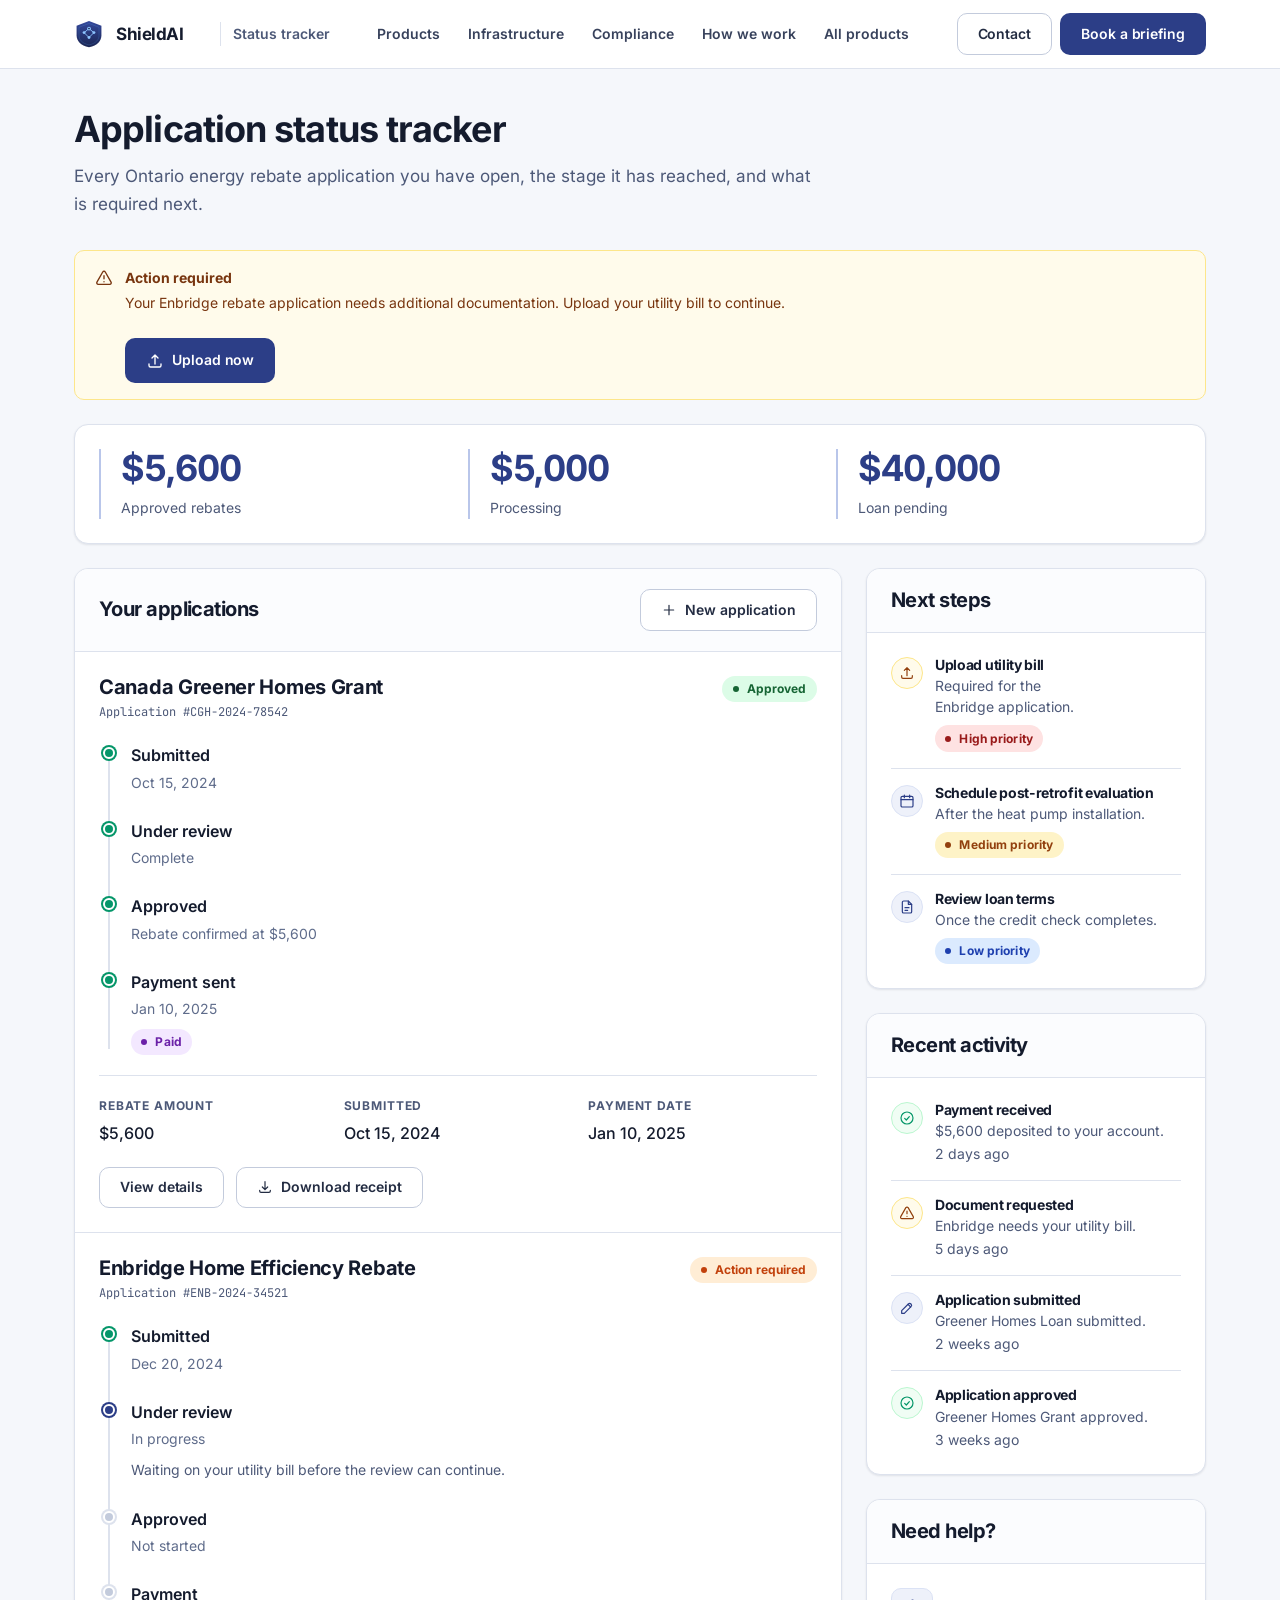
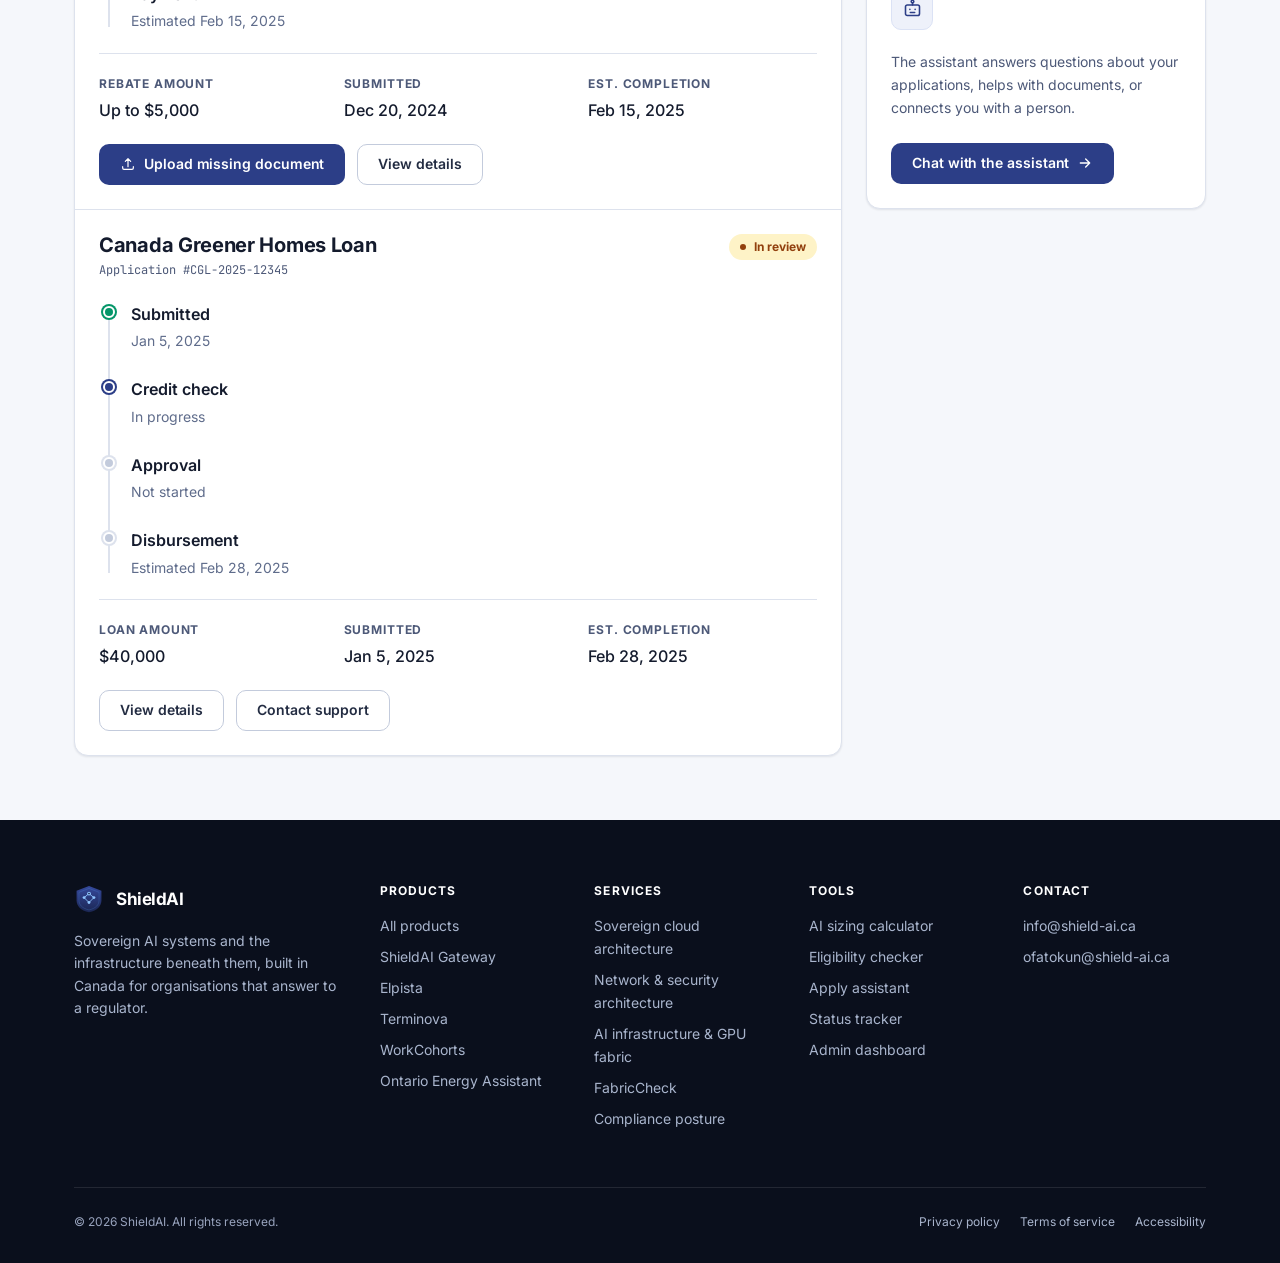
<file: status-tracker.html>
<!DOCTYPE html>
<html lang="en">
<head>
<meta charset="UTF-8">
<meta name="viewport" content="width=device-width, initial-scale=1">
<title>Application status tracker — ShieldAI</title>
<meta name="description" content="Track the status of your Ontario energy rebate applications, see the stage each one has reached and what is required next.">
<link rel="icon" href="logo.svg" type="image/svg+xml">
<link rel="stylesheet" href="assets/shield.css">
<style>
  /* Page-unique: tracker layout and the two sidebar feeds. Tokens only. */

  .dashboard-grid { display: grid; gap: var(--s-6); align-items: start; }
  @media (min-width: 1000px) {
    .dashboard-grid { grid-template-columns: minmax(0, 1fr) 340px; }
  }
  .sidebar { display: grid; gap: var(--s-6); min-width: 0; }

  /* Application card */
  .application-card { padding: var(--s-6); border-bottom: 1px solid var(--border); }
  .application-card:last-child { border-bottom: 0; }

  .app-header {
    display: flex; flex-wrap: wrap; justify-content: space-between;
    align-items: flex-start; gap: var(--s-3);
  }
  .app-name { font-size: var(--t-lg); font-weight: 620; letter-spacing: -0.015em; }
  .app-id {
    margin-top: var(--s-1);
    font-family: var(--font-mono); font-size: var(--t-xs);
    color: var(--text-muted);
  }

  .app-timeline { margin-top: var(--s-5); }
  .app-details {
    margin-top: var(--s-5); padding-top: var(--s-5);
    border-top: 1px solid var(--border);
  }
  .app-actions { display: flex; flex-wrap: wrap; gap: var(--s-3); margin-top: var(--s-5); }

  /* Sidebar feeds — icon hangs beside a single text block so lines still wrap */
  .next-step-item, .activity-item {
    display: flex; gap: var(--s-3);
    padding: var(--s-4) 0;
    border-bottom: 1px solid var(--border);
  }
  .next-step-item:first-child, .activity-item:first-child { padding-top: 0; }
  .next-step-item:last-child, .activity-item:last-child { padding-bottom: 0; border-bottom: 0; }

  .activity-icon {
    display: grid; place-items: center;
    width: 32px; height: 32px; flex: none;
    color: var(--b-600); background: var(--b-50);
    border: 1px solid var(--b-100); border-radius: var(--r-full);
  }
  .activity-icon svg { width: 16px; height: 16px; }
  .activity-icon--ok   { color: var(--ok-600); background: #f0fdf4; border-color: #bbf7d0; }
  .activity-icon--warn { color: #92400e;       background: #fffbeb; border-color: #fde68a; }

  .next-step-item h4, .activity-content h4 { font-size: var(--t-sm); font-weight: 620; }
  .next-step-item p, .activity-content p {
    margin-top: 2px; font-size: var(--t-sm); color: var(--text-muted); line-height: 1.5;
  }
  .activity-time { margin-top: var(--s-1); font-size: var(--t-xs); color: var(--text-muted); }
  .next-step-item .status { margin-top: var(--s-2); }
  .next-step-item > div, .activity-content { min-width: 0; }
</style>
</head>

<body>
<a class="skip-link" href="#main">Skip to content</a>

<!-- ══ Header ══════════════════════════════════════════════════════════ -->
<header class="site-header">
  <div class="wrap site-header__inner">
    <a class="brand" href="index.html">
      <svg class="brand__mark" viewBox="0 0 64 64" aria-hidden="true">
        <defs>
          <linearGradient id="hm" x1="32" y1="4" x2="32" y2="60" gradientUnits="userSpaceOnUse">
            <stop offset="0" stop-color="#35499C"/><stop offset="1" stop-color="#1B2653"/>
          </linearGradient>
        </defs>
        <path d="M32 4 5.5 14.2v20.3c0 12.4 8.3 21.6 26.5 25.5 18.2-3.9 26.5-13.1 26.5-25.5V14.2L32 4Z" fill="url(#hm)"/>
        <path d="M32 9.4 10.6 17.6v16.9c0 9.9 6.6 17.4 21.4 20.8 14.8-3.4 21.4-10.9 21.4-20.8V17.6L32 9.4Z" fill="none" stroke="#5AA9FF" stroke-opacity=".28" stroke-width="1.4"/>
        <g stroke="#8EC5FF" stroke-width="1.9" stroke-linecap="round" fill="none">
          <path d="M32 20.5 21.5 29M32 20.5 42.5 29M21.5 29 32 39.5M42.5 29 32 39.5"/>
        </g>
        <g fill="#8EC5FF">
          <circle cx="32" cy="20.5" r="4"/><circle cx="21.5" cy="29" r="3.1"/>
          <circle cx="42.5" cy="29" r="3.1"/><circle cx="32" cy="39.5" r="3.1"/>
        </g>
        <circle cx="32" cy="20.5" r="1.7" fill="#131B3B"/>
      </svg>
      <span>ShieldAI</span>
    </a>
    <span class="app-header__context">Status tracker</span>

    <nav class="nav" id="site-nav" aria-label="Primary">
      <a href="index.html#portfolio">Products</a>
      <a href="index.html#infrastructure">Infrastructure</a>
      <a href="index.html#compliance">Compliance</a>
      <a href="index.html#engage">How we work</a>
      <a href="products.html">All products</a>
    </nav>

    <div class="header-cta">
      <a class="btn btn--secondary" href="mailto:info@shield-ai.ca?subject=ShieldAI%20enquiry">Contact</a>
      <a class="btn btn--primary" href="mailto:info@shield-ai.ca?subject=ShieldAI%20briefing%20request&amp;body=Hi%2C%0D%0A%0D%0AI%27d%20like%20to%20book%20a%20technical%20briefing.%0D%0A%0D%0AName%3A%0D%0AOrganisation%3A%0D%0ARole%3A%0D%0AArea%20of%20interest%3A%0D%0ABest%20time%3A%0D%0A">
        Book a briefing
      </a>
    </div>

    <button class="nav-toggle" type="button" aria-expanded="false" aria-controls="site-nav">
      <span class="visually-hidden">Menu</span>
      <svg class="icon-open" viewBox="0 0 24 24" fill="none" stroke="currentColor" stroke-width="2" stroke-linecap="round" aria-hidden="true"><path d="M4 7h16M4 12h16M4 17h16"/></svg>
      <svg class="icon-close" viewBox="0 0 24 24" fill="none" stroke="currentColor" stroke-width="2" stroke-linecap="round" aria-hidden="true"><path d="M6 6l12 12M18 6 6 18"/></svg>
    </button>
  </div>
</header>

<script>
(function () {
  var btn = document.querySelector('.nav-toggle');
  var nav = document.getElementById('site-nav');
  if (!btn || !nav) return;

  function setOpen(open) {
    btn.setAttribute('aria-expanded', String(open));
    if (open) { nav.setAttribute('data-open', ''); }
    else { nav.removeAttribute('data-open'); }
  }

  btn.addEventListener('click', function () {
    setOpen(btn.getAttribute('aria-expanded') !== 'true');
  });

  // Close after choosing a destination, or on Escape
  nav.addEventListener('click', function (e) {
    if (e.target.closest('a')) setOpen(false);
  });
  document.addEventListener('keydown', function (e) {
    if (e.key === 'Escape' && btn.getAttribute('aria-expanded') === 'true') {
      setOpen(false); btn.focus();
    }
  });
  // Reset state if the viewport grows back to the desktop layout
  window.matchMedia('(min-width: 941px)').addEventListener('change', function (m) {
    if (m.matches) setOpen(false);
  });
})();
</script>

<main id="main" class="app-main">
  <div class="wrap">

    <div class="page-head">
      <h1>Application status tracker</h1>
      <p>Every Ontario energy rebate application you have open, the stage it has reached, and what is required next.</p>
    </div>

    <!-- Action required -->
    <div class="alert alert--warn" role="status">
      <svg viewBox="0 0 24 24" fill="none" stroke="currentColor" stroke-width="1.8" stroke-linecap="round" stroke-linejoin="round" aria-hidden="true"><path d="M10.3 4 2.6 17.5A2 2 0 0 0 4.3 20.5h15.4a2 2 0 0 0 1.7-3L13.7 4a2 2 0 0 0-3.4 0Z"/><path d="M12 9v4M12 17h.01"/></svg>
      <div>
        <strong>Action required</strong>
        Your Enbridge rebate application needs additional documentation. Upload your utility bill to continue.
        <div class="btn-row mt-6">
          <button class="btn btn--primary" type="button" onclick="alert('This would take you to upload the required document.')">
            <svg viewBox="0 0 24 24" fill="none" stroke="currentColor" stroke-width="1.8" stroke-linecap="round" stroke-linejoin="round" aria-hidden="true"><path d="M12 16V4M8 8l4-4 4 4"/><path d="M4 16v2a2 2 0 0 0 2 2h12a2 2 0 0 0 2-2v-2"/></svg>
            Upload now
          </button>
        </div>
      </div>
    </div>

    <!-- Totals -->
    <div class="panel mt-6">
      <div class="panel__body">
        <div class="stats">
          <div class="stat">
            <div class="stat__value">$5,600</div>
            <div class="stat__label">Approved rebates</div>
          </div>
          <div class="stat">
            <div class="stat__value">$5,000</div>
            <div class="stat__label">Processing</div>
          </div>
          <div class="stat">
            <div class="stat__value">$40,000</div>
            <div class="stat__label">Loan pending</div>
          </div>
        </div>
      </div>
    </div>

    <div class="dashboard-grid mt-6">

      <!-- ── Applications ──────────────────────────────────────────── -->
      <section class="panel applications-section" aria-labelledby="apps-heading">
        <div class="panel__header">
          <h2 id="apps-heading">Your applications</h2>
          <button class="btn btn--secondary" type="button">
            <svg viewBox="0 0 24 24" fill="none" stroke="currentColor" stroke-width="1.8" stroke-linecap="round" stroke-linejoin="round" aria-hidden="true"><path d="M12 5v14M5 12h14"/></svg>
            New application
          </button>
        </div>

        <!-- Approved -->
        <article class="application-card">
          <div class="app-header">
            <div>
              <h3 class="app-name">Canada Greener Homes Grant</h3>
              <p class="app-id">Application #CGH-2024-78542</p>
            </div>
            <span class="status status--approved">Approved</span>
          </div>

          <ol class="timeline app-timeline">
            <li class="timeline__item is-done">
              <p class="timeline__title">Submitted</p>
              <p class="timeline__meta">Oct 15, 2024</p>
            </li>
            <li class="timeline__item is-done">
              <p class="timeline__title">Under review</p>
              <p class="timeline__meta">Complete</p>
            </li>
            <li class="timeline__item is-done">
              <p class="timeline__title">Approved</p>
              <p class="timeline__meta">Rebate confirmed at $5,600</p>
            </li>
            <li class="timeline__item is-done">
              <p class="timeline__title">Payment sent</p>
              <p class="timeline__meta">Jan 10, 2025</p>
              <p class="timeline__body"><span class="status status--paid">Paid</span></p>
            </li>
          </ol>

          <dl class="dl dl--2 app-details">
            <div class="detail-item">
              <dt>Rebate amount</dt>
              <dd>$5,600</dd>
            </div>
            <div class="detail-item">
              <dt>Submitted</dt>
              <dd>Oct 15, 2024</dd>
            </div>
            <div class="detail-item">
              <dt>Payment date</dt>
              <dd>Jan 10, 2025</dd>
            </div>
          </dl>

          <div class="app-actions">
            <button class="btn btn--secondary" type="button">View details</button>
            <button class="btn btn--secondary" type="button">
              <svg viewBox="0 0 24 24" fill="none" stroke="currentColor" stroke-width="1.8" stroke-linecap="round" stroke-linejoin="round" aria-hidden="true"><path d="M12 4v12M8 12l4 4 4-4"/><path d="M4 17v1a2 2 0 0 0 2 2h12a2 2 0 0 0 2-2v-1"/></svg>
              Download receipt
            </button>
          </div>
        </article>

        <!-- Action required -->
        <article class="application-card">
          <div class="app-header">
            <div>
              <h3 class="app-name">Enbridge Home Efficiency Rebate</h3>
              <p class="app-id">Application #ENB-2024-34521</p>
            </div>
            <span class="status status--info">Action required</span>
          </div>

          <ol class="timeline app-timeline">
            <li class="timeline__item is-done">
              <p class="timeline__title">Submitted</p>
              <p class="timeline__meta">Dec 20, 2024</p>
            </li>
            <li class="timeline__item is-active active">
              <p class="timeline__title">Under review</p>
              <p class="timeline__meta">In progress</p>
              <p class="timeline__body">Waiting on your utility bill before the review can continue.</p>
            </li>
            <li class="timeline__item">
              <p class="timeline__title">Approved</p>
              <p class="timeline__meta">Not started</p>
            </li>
            <li class="timeline__item">
              <p class="timeline__title">Payment</p>
              <p class="timeline__meta">Estimated Feb 15, 2025</p>
            </li>
          </ol>

          <dl class="dl dl--2 app-details">
            <div class="detail-item">
              <dt>Rebate amount</dt>
              <dd>Up to $5,000</dd>
            </div>
            <div class="detail-item">
              <dt>Submitted</dt>
              <dd>Dec 20, 2024</dd>
            </div>
            <div class="detail-item">
              <dt>Est. completion</dt>
              <dd>Feb 15, 2025</dd>
            </div>
          </dl>

          <div class="app-actions">
            <button class="btn btn--primary" type="button" onclick="alert('This would take you to upload the required document.')">
              <svg viewBox="0 0 24 24" fill="none" stroke="currentColor" stroke-width="1.8" stroke-linecap="round" stroke-linejoin="round" aria-hidden="true"><path d="M12 16V4M8 8l4-4 4 4"/><path d="M4 16v2a2 2 0 0 0 2 2h12a2 2 0 0 0 2-2v-2"/></svg>
              Upload missing document
            </button>
            <button class="btn btn--secondary" type="button">View details</button>
          </div>
        </article>

        <!-- Processing -->
        <article class="application-card">
          <div class="app-header">
            <div>
              <h3 class="app-name">Canada Greener Homes Loan</h3>
              <p class="app-id">Application #CGL-2025-12345</p>
            </div>
            <span class="status status--review">In review</span>
          </div>

          <ol class="timeline app-timeline">
            <li class="timeline__item is-done">
              <p class="timeline__title">Submitted</p>
              <p class="timeline__meta">Jan 5, 2025</p>
            </li>
            <li class="timeline__item is-active active">
              <p class="timeline__title">Credit check</p>
              <p class="timeline__meta">In progress</p>
            </li>
            <li class="timeline__item">
              <p class="timeline__title">Approval</p>
              <p class="timeline__meta">Not started</p>
            </li>
            <li class="timeline__item">
              <p class="timeline__title">Disbursement</p>
              <p class="timeline__meta">Estimated Feb 28, 2025</p>
            </li>
          </ol>

          <dl class="dl dl--2 app-details">
            <div class="detail-item">
              <dt>Loan amount</dt>
              <dd>$40,000</dd>
            </div>
            <div class="detail-item">
              <dt>Submitted</dt>
              <dd>Jan 5, 2025</dd>
            </div>
            <div class="detail-item">
              <dt>Est. completion</dt>
              <dd>Feb 28, 2025</dd>
            </div>
          </dl>

          <div class="app-actions">
            <button class="btn btn--secondary" type="button">View details</button>
            <button class="btn btn--secondary" type="button">Contact support</button>
          </div>
        </article>
      </section>

      <!-- ── Sidebar ───────────────────────────────────────────────── -->
      <aside class="sidebar">

        <section class="panel" aria-labelledby="next-heading">
          <div class="panel__header">
            <h2 id="next-heading">Next steps</h2>
          </div>
          <div class="panel__body">
            <ul>
              <li class="next-step-item">
                <span class="activity-icon activity-icon--warn">
                  <svg viewBox="0 0 24 24" fill="none" stroke="currentColor" stroke-width="1.8" stroke-linecap="round" stroke-linejoin="round" aria-hidden="true"><path d="M12 16V4M8 8l4-4 4 4"/><path d="M4 16v2a2 2 0 0 0 2 2h12a2 2 0 0 0 2-2v-2"/></svg>
                </span>
                <div>
                  <h4>Upload utility bill</h4>
                  <p>Required for the Enbridge application.</p>
                  <span class="status status--rejected">High priority</span>
                </div>
              </li>
              <li class="next-step-item">
                <span class="activity-icon">
                  <svg viewBox="0 0 24 24" fill="none" stroke="currentColor" stroke-width="1.8" stroke-linecap="round" stroke-linejoin="round" aria-hidden="true"><rect x="3" y="5" width="18" height="16" rx="2"/><path d="M3 10h18M8 3v4M16 3v4"/></svg>
                </span>
                <div>
                  <h4>Schedule post-retrofit evaluation</h4>
                  <p>After the heat pump installation.</p>
                  <span class="status status--review">Medium priority</span>
                </div>
              </li>
              <li class="next-step-item">
                <span class="activity-icon">
                  <svg viewBox="0 0 24 24" fill="none" stroke="currentColor" stroke-width="1.8" stroke-linecap="round" stroke-linejoin="round" aria-hidden="true"><path d="M14 3H7a2 2 0 0 0-2 2v14a2 2 0 0 0 2 2h10a2 2 0 0 0 2-2V8z"/><path d="M14 3v5h5M9 13h6M9 17h4"/></svg>
                </span>
                <div>
                  <h4>Review loan terms</h4>
                  <p>Once the credit check completes.</p>
                  <span class="status status--submitted">Low priority</span>
                </div>
              </li>
            </ul>
          </div>
        </section>

        <section class="panel" aria-labelledby="activity-heading">
          <div class="panel__header">
            <h2 id="activity-heading">Recent activity</h2>
          </div>
          <div class="panel__body">
            <ul class="activity-feed">
              <li class="activity-item">
                <span class="activity-icon activity-icon--ok">
                  <svg viewBox="0 0 24 24" fill="none" stroke="currentColor" stroke-width="1.8" stroke-linecap="round" stroke-linejoin="round" aria-hidden="true"><circle cx="12" cy="12" r="9"/><path d="M8.5 12.5 11 15l4.5-5"/></svg>
                </span>
                <div class="activity-content">
                  <h4>Payment received</h4>
                  <p>$5,600 deposited to your account.</p>
                  <p class="activity-time">2 days ago</p>
                </div>
              </li>
              <li class="activity-item">
                <span class="activity-icon activity-icon--warn">
                  <svg viewBox="0 0 24 24" fill="none" stroke="currentColor" stroke-width="1.8" stroke-linecap="round" stroke-linejoin="round" aria-hidden="true"><path d="M10.3 4 2.6 17.5A2 2 0 0 0 4.3 20.5h15.4a2 2 0 0 0 1.7-3L13.7 4a2 2 0 0 0-3.4 0Z"/><path d="M12 9v4M12 17h.01"/></svg>
                </span>
                <div class="activity-content">
                  <h4>Document requested</h4>
                  <p>Enbridge needs your utility bill.</p>
                  <p class="activity-time">5 days ago</p>
                </div>
              </li>
              <li class="activity-item">
                <span class="activity-icon">
                  <svg viewBox="0 0 24 24" fill="none" stroke="currentColor" stroke-width="1.8" stroke-linecap="round" stroke-linejoin="round" aria-hidden="true"><path d="M4 20h4l10-10a2.8 2.8 0 0 0-4-4L4 16v4Z"/><path d="m13.5 6.5 4 4"/></svg>
                </span>
                <div class="activity-content">
                  <h4>Application submitted</h4>
                  <p>Greener Homes Loan submitted.</p>
                  <p class="activity-time">2 weeks ago</p>
                </div>
              </li>
              <li class="activity-item">
                <span class="activity-icon activity-icon--ok">
                  <svg viewBox="0 0 24 24" fill="none" stroke="currentColor" stroke-width="1.8" stroke-linecap="round" stroke-linejoin="round" aria-hidden="true"><circle cx="12" cy="12" r="9"/><path d="M8.5 12.5 11 15l4.5-5"/></svg>
                </span>
                <div class="activity-content">
                  <h4>Application approved</h4>
                  <p>Greener Homes Grant approved.</p>
                  <p class="activity-time">3 weeks ago</p>
                </div>
              </li>
            </ul>
          </div>
        </section>

        <section class="panel" aria-labelledby="help-heading">
          <div class="panel__header">
            <h2 id="help-heading">Need help?</h2>
          </div>
          <div class="panel__body">
            <span class="icon-chip">
              <svg viewBox="0 0 24 24" fill="none" stroke="currentColor" stroke-width="1.8" stroke-linecap="round" stroke-linejoin="round" aria-hidden="true"><rect x="4" y="8" width="16" height="12" rx="2"/><path d="M12 8V5.5M9 13h.01M15 13h.01M9.5 16.5h5"/><circle cx="12" cy="4" r="1.5"/></svg>
            </span>
            <p style="color:var(--text-muted);font-size:var(--t-sm)">
              The assistant answers questions about your applications, helps with documents,
              or connects you with a person.
            </p>
            <div class="btn-row mt-6">
              <a class="btn btn--primary" href="ontario-energy-demo.html">
                Chat with the assistant
                <svg viewBox="0 0 24 24" fill="none" stroke="currentColor" stroke-width="2" stroke-linecap="round" stroke-linejoin="round" aria-hidden="true"><path d="M5 12h14M13 6l6 6-6 6"/></svg>
              </a>
            </div>
          </div>
        </section>

      </aside>
    </div>

  </div>
</main>

<!-- ══ Footer ══════════════════════════════════════════════════════════ -->
<footer class="site-footer">
  <div class="wrap">
    <div class="footer-grid">

      <div class="footer-brand">
        <span class="brand">
          <svg class="brand__mark" viewBox="0 0 64 64" aria-hidden="true">
            <defs>
              <linearGradient id="fm" x1="32" y1="4" x2="32" y2="60" gradientUnits="userSpaceOnUse">
                <stop offset="0" stop-color="#35499C"/><stop offset="1" stop-color="#1B2653"/>
              </linearGradient>
            </defs>
            <path d="M32 4 5.5 14.2v20.3c0 12.4 8.3 21.6 26.5 25.5 18.2-3.9 26.5-13.1 26.5-25.5V14.2L32 4Z" fill="url(#fm)"/>
            <path d="M32 9.4 10.6 17.6v16.9c0 9.9 6.6 17.4 21.4 20.8 14.8-3.4 21.4-10.9 21.4-20.8V17.6L32 9.4Z" fill="none" stroke="#5AA9FF" stroke-opacity=".28" stroke-width="1.4"/>
            <g stroke="#8EC5FF" stroke-width="1.9" stroke-linecap="round" fill="none">
              <path d="M32 20.5 21.5 29M32 20.5 42.5 29M21.5 29 32 39.5M42.5 29 32 39.5"/>
            </g>
            <g fill="#8EC5FF">
              <circle cx="32" cy="20.5" r="4"/><circle cx="21.5" cy="29" r="3.1"/>
              <circle cx="42.5" cy="29" r="3.1"/><circle cx="32" cy="39.5" r="3.1"/>
            </g>
            <circle cx="32" cy="20.5" r="1.7" fill="#131B3B"/>
          </svg>
          <span>ShieldAI</span>
        </span>
        <p>Sovereign AI systems and the infrastructure beneath them, built in Canada for organisations that answer to a regulator.</p>
      </div>

      <div>
        <h4>Products</h4>
        <ul>
          <li><a href="products.html">All products</a></li>
          <li><a href="gateway.html">ShieldAI Gateway</a></li>
          <li><a href="https://elpista.com" target="_blank" rel="noopener">Elpista</a></li>
          <li><a href="https://terminova.io" target="_blank" rel="noopener">Terminova</a></li>
          <li><a href="https://workcohorts.com" target="_blank" rel="noopener">WorkCohorts</a></li>
          <li><a href="ontario-energy-demo.html">Ontario Energy Assistant</a></li>
        </ul>
      </div>

      <div>
        <h4>Services</h4>
        <ul>
          <li><a href="index.html#infrastructure">Sovereign cloud architecture</a></li>
          <li><a href="index.html#infrastructure">Network &amp; security architecture</a></li>
          <li><a href="index.html#infrastructure">AI infrastructure &amp; GPU fabric</a></li>
          <li><a href="index.html#fabriccheck">FabricCheck</a></li>
          <li><a href="index.html#compliance">Compliance posture</a></li>
        </ul>
      </div>

      <div>
        <h4>Tools</h4>
        <ul>
          <li><a href="sizing.html">AI sizing calculator</a></li>
          <li><a href="eligibility-checker.html">Eligibility checker</a></li>
          <li><a href="apply-assistant.html">Apply assistant</a></li>
          <li><a href="status-tracker.html" aria-current="page">Status tracker</a></li>
          <li><a href="admin-dashboard.html">Admin dashboard</a></li>
        </ul>
      </div>

      <div>
        <h4>Contact</h4>
        <ul>
          <li><a href="mailto:info@shield-ai.ca">info@shield-ai.ca</a></li>
          <li><a href="mailto:ofatokun@shield-ai.ca">ofatokun@shield-ai.ca</a></li>
        </ul>
      </div>

    </div>

    <div class="footer-bottom">
      <p>&copy; 2026 ShieldAI. All rights reserved.</p>
      <nav aria-label="Legal">
        <a href="privacy.html">Privacy policy</a>
        <a href="terms.html">Terms of service</a>
        <a href="accessibility.html">Accessibility</a>
      </nav>
    </div>
  </div>
</footer>

</body>
</html>
</file>
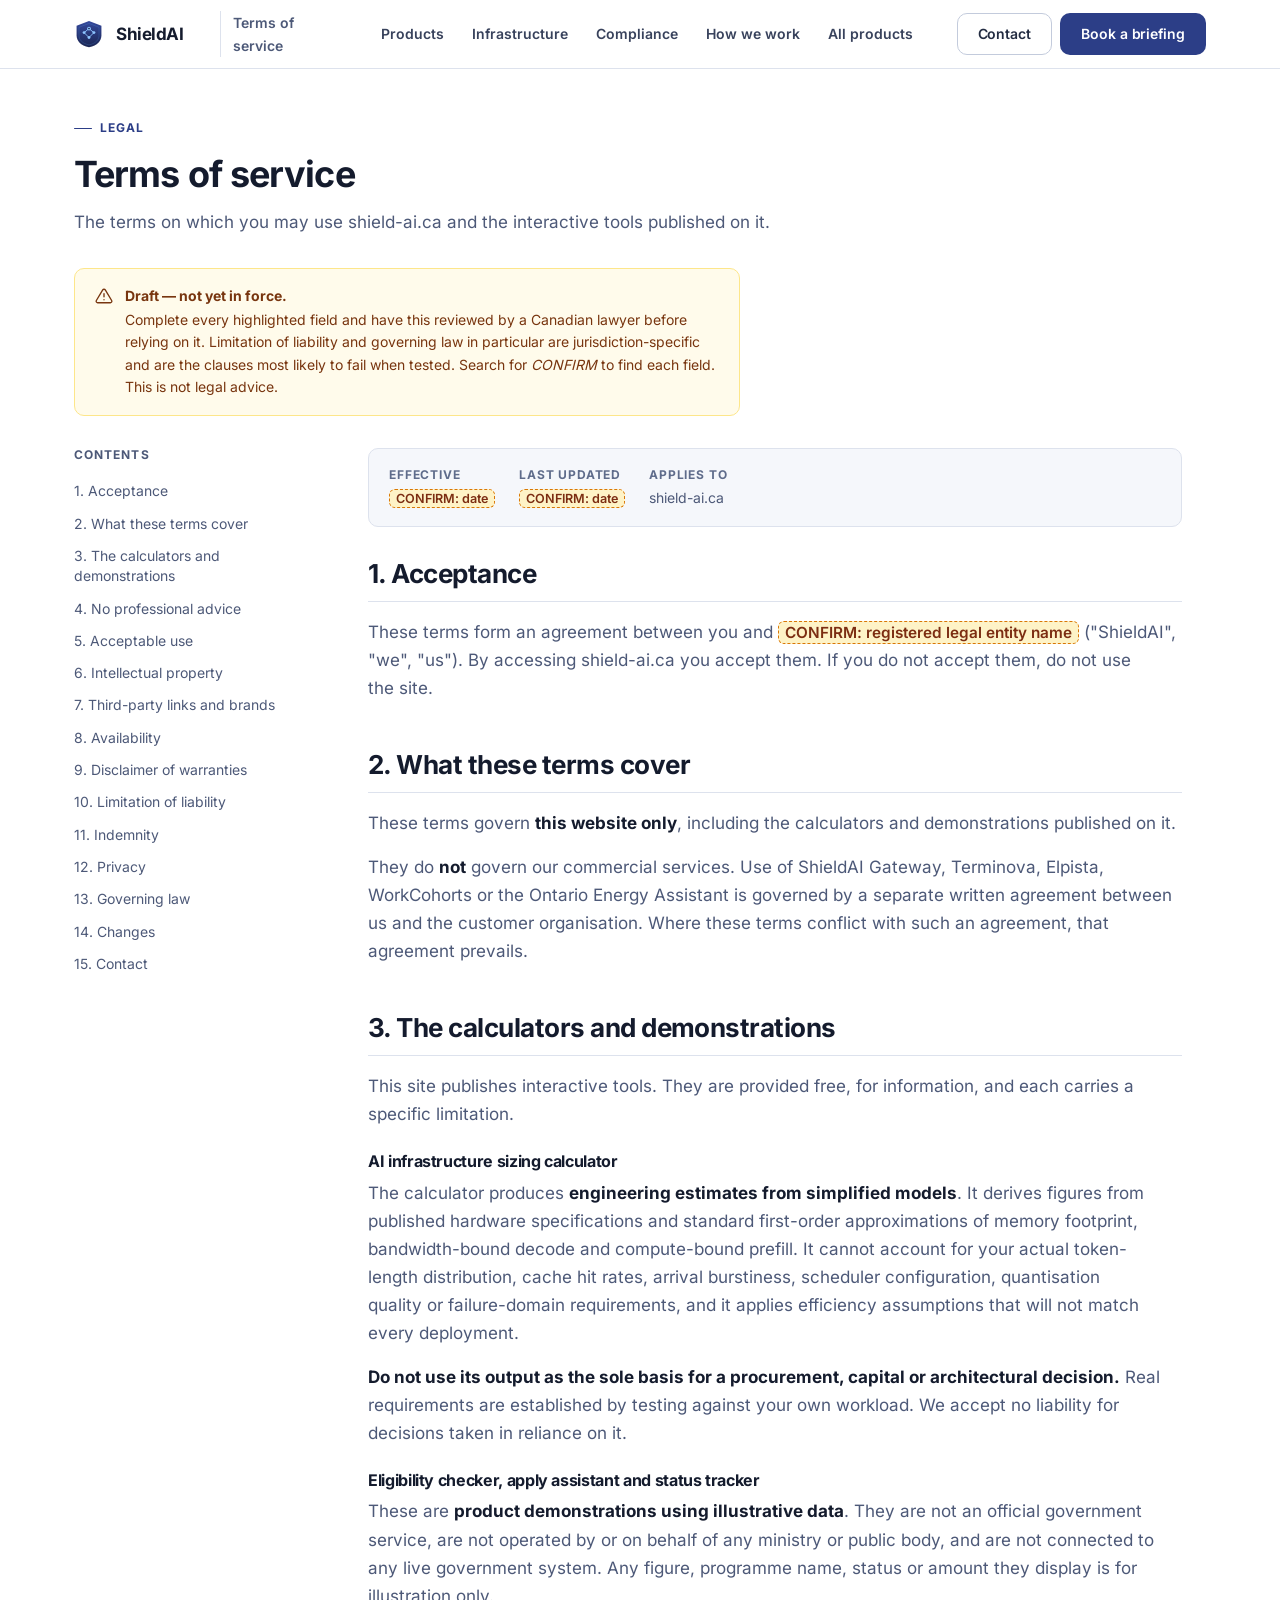
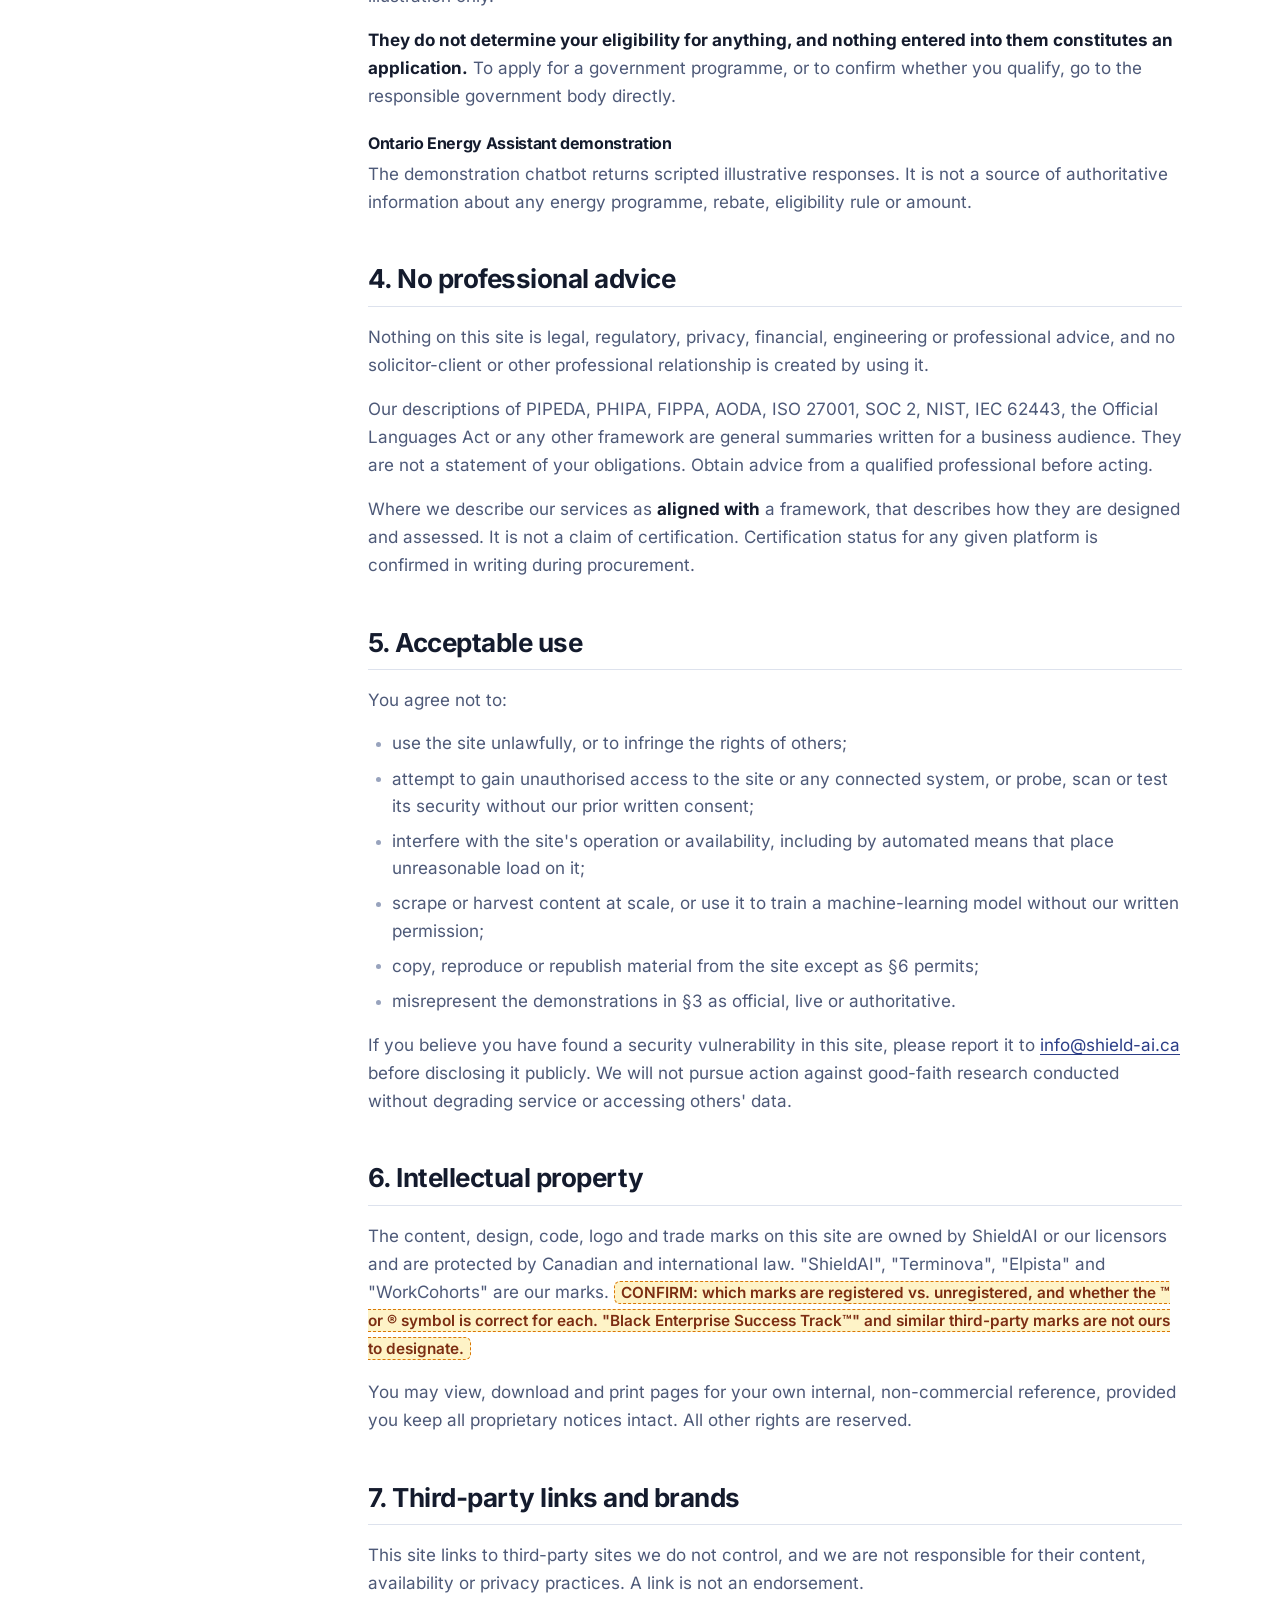
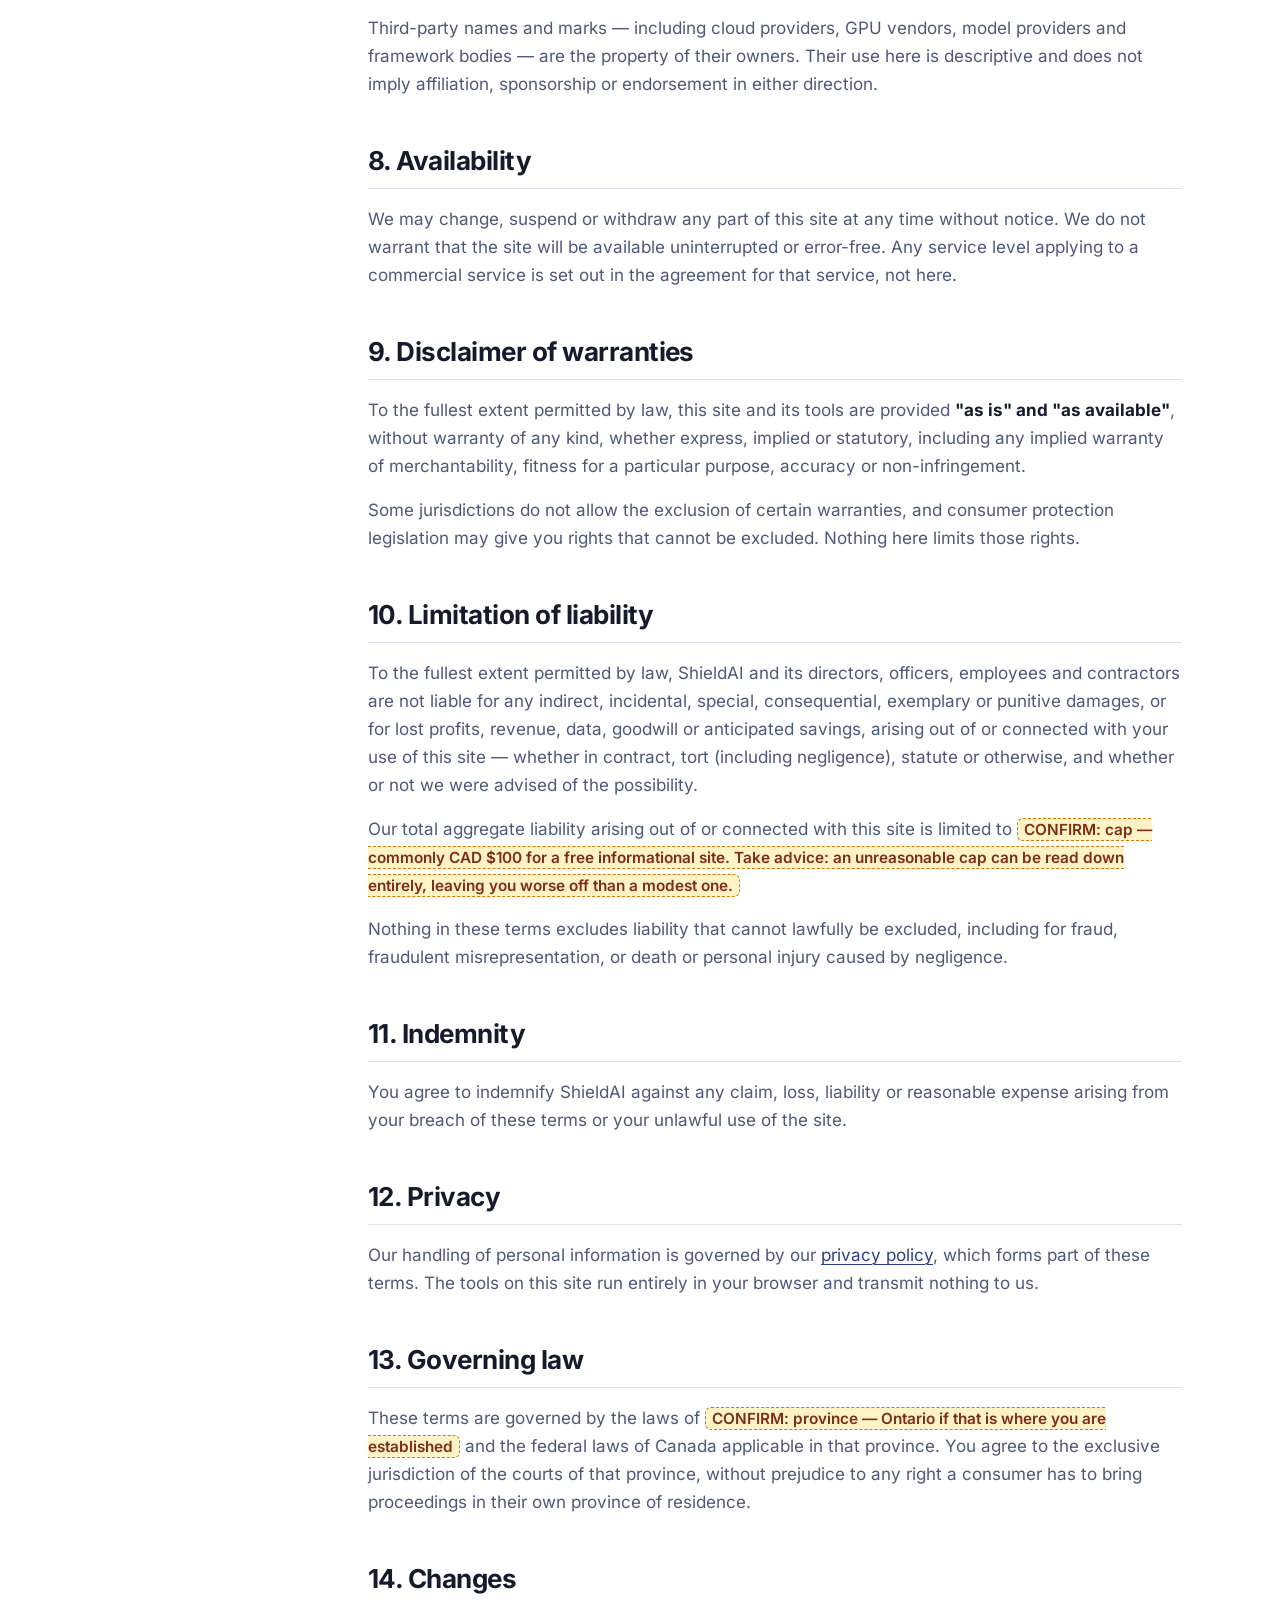
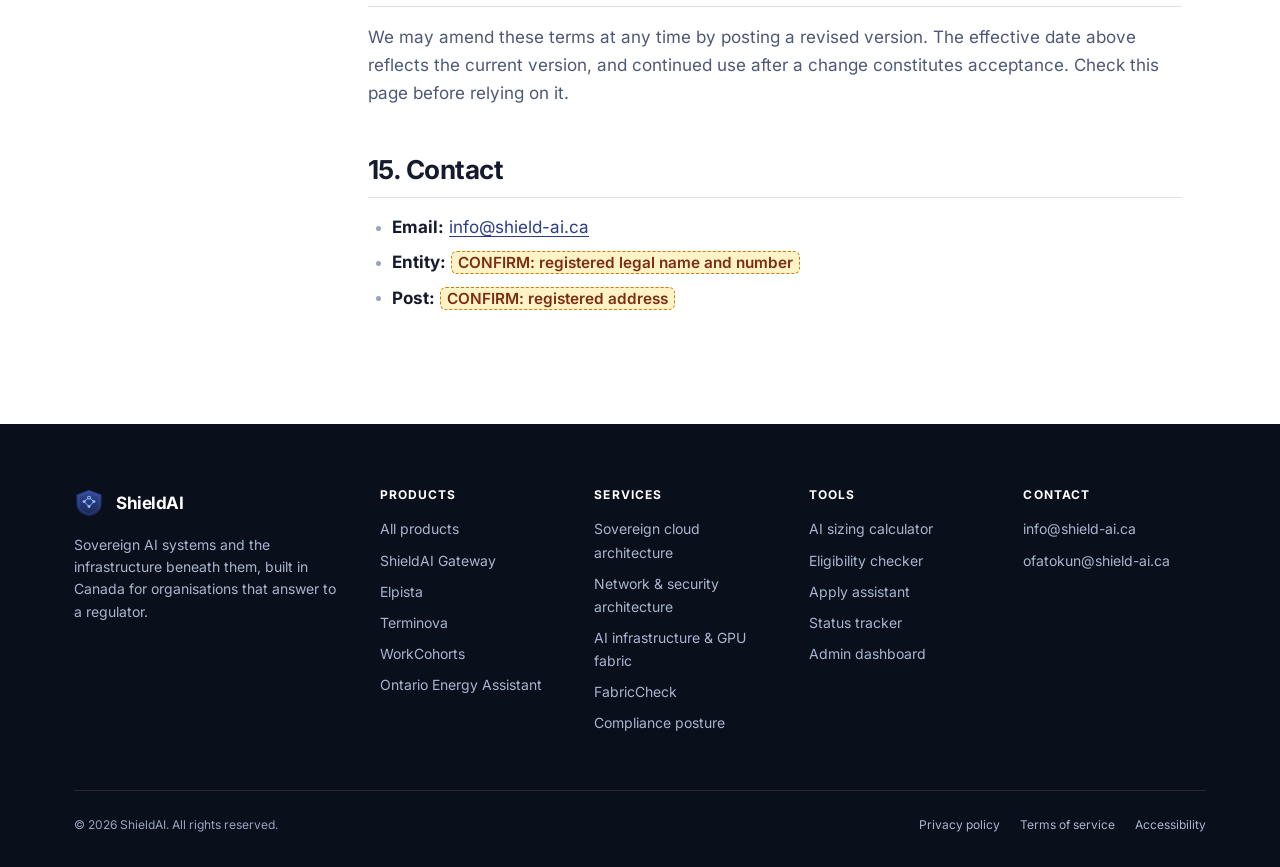
<file: terms.html>
<!DOCTYPE html>
<html lang="en">
<head>
<meta charset="UTF-8">
<meta name="viewport" content="width=device-width, initial-scale=1">
<title>Terms of service — ShieldAI</title>
<meta name="description" content="The terms on which you may use shield-ai.ca and the interactive tools published on it.">
<link rel="canonical" href="https://shield-ai.ca/terms.html">
<meta name="theme-color" content="#0a0f1c">
<meta name="robots" content="index, follow">
<link rel="icon" href="logo.svg" type="image/svg+xml">
<link rel="stylesheet" href="assets/shield.css">
</head>

<body>
<a class="skip-link" href="#main">Skip to content</a>

<!-- ══ Header ══════════════════════════════════════════════════════════ -->
<header class="site-header">
  <div class="wrap site-header__inner">
    <a class="brand" href="index.html">
      <svg class="brand__mark" viewBox="0 0 64 64" aria-hidden="true">
        <defs>
          <linearGradient id="hm" x1="32" y1="4" x2="32" y2="60" gradientUnits="userSpaceOnUse">
            <stop offset="0" stop-color="#35499C"/><stop offset="1" stop-color="#1B2653"/>
          </linearGradient>
        </defs>
        <path d="M32 4 5.5 14.2v20.3c0 12.4 8.3 21.6 26.5 25.5 18.2-3.9 26.5-13.1 26.5-25.5V14.2L32 4Z" fill="url(#hm)"/>
        <path d="M32 9.4 10.6 17.6v16.9c0 9.9 6.6 17.4 21.4 20.8 14.8-3.4 21.4-10.9 21.4-20.8V17.6L32 9.4Z" fill="none" stroke="#5AA9FF" stroke-opacity=".28" stroke-width="1.4"/>
        <g stroke="#8EC5FF" stroke-width="1.9" stroke-linecap="round" fill="none">
          <path d="M32 20.5 21.5 29M32 20.5 42.5 29M21.5 29 32 39.5M42.5 29 32 39.5"/>
        </g>
        <g fill="#8EC5FF">
          <circle cx="32" cy="20.5" r="4"/><circle cx="21.5" cy="29" r="3.1"/>
          <circle cx="42.5" cy="29" r="3.1"/><circle cx="32" cy="39.5" r="3.1"/>
        </g>
        <circle cx="32" cy="20.5" r="1.7" fill="#131B3B"/>
      </svg>
      <span>ShieldAI</span>
    </a>
    <span class="app-header__context">Terms of service</span>

    <nav class="nav" id="site-nav" aria-label="Primary">
      <a href="index.html#portfolio">Products</a>
      <a href="index.html#infrastructure">Infrastructure</a>
      <a href="index.html#compliance">Compliance</a>
      <a href="index.html#engage">How we work</a>
      <a href="products.html">All products</a>
    </nav>

    <div class="header-cta">
      <a class="btn btn--secondary" href="mailto:info@shield-ai.ca?subject=ShieldAI%20enquiry">Contact</a>
      <a class="btn btn--primary" href="mailto:info@shield-ai.ca?subject=ShieldAI%20briefing%20request&amp;body=Hi%2C%0D%0A%0D%0AI%27d%20like%20to%20book%20a%20technical%20briefing.%0D%0A%0D%0AName%3A%0D%0AOrganisation%3A%0D%0ARole%3A%0D%0AArea%20of%20interest%3A%0D%0ABest%20time%3A%0D%0A">
        Book a briefing
      </a>
    </div>

    <button class="nav-toggle" type="button" aria-expanded="false" aria-controls="site-nav">
      <span class="visually-hidden">Menu</span>
      <svg class="icon-open" viewBox="0 0 24 24" fill="none" stroke="currentColor" stroke-width="2" stroke-linecap="round" aria-hidden="true"><path d="M4 7h16M4 12h16M4 17h16"/></svg>
      <svg class="icon-close" viewBox="0 0 24 24" fill="none" stroke="currentColor" stroke-width="2" stroke-linecap="round" aria-hidden="true"><path d="M6 6l12 12M18 6 6 18"/></svg>
    </button>
  </div>
</header>

<script>
(function () {
  var btn = document.querySelector('.nav-toggle');
  var nav = document.getElementById('site-nav');
  if (!btn || !nav) return;

  function setOpen(open) {
    btn.setAttribute('aria-expanded', String(open));
    if (open) { nav.setAttribute('data-open', ''); }
    else { nav.removeAttribute('data-open'); }
  }

  btn.addEventListener('click', function () {
    setOpen(btn.getAttribute('aria-expanded') !== 'true');
  });

  // Close after choosing a destination, or on Escape
  nav.addEventListener('click', function (e) {
    if (e.target.closest('a')) setOpen(false);
  });
  document.addEventListener('keydown', function (e) {
    if (e.key === 'Escape' && btn.getAttribute('aria-expanded') === 'true') {
      setOpen(false); btn.focus();
    }
  });
  // Reset state if the viewport grows back to the desktop layout
  window.matchMedia('(min-width: 941px)').addEventListener('change', function (m) {
    if (m.matches) setOpen(false);
  });
})();
</script>
<main id="main">
<section class="app-main app-main--plain">
  <div class="wrap">

    <div class="page-head">
      <span class="eyebrow">Legal</span>
      <h1>Terms of service</h1>
      <p>
        The terms on which you may use shield-ai.ca and the interactive tools published on it.
      </p>
    </div>

    <div class="alert alert--warn" style="margin-bottom:var(--s-8);max-width:74ch">
      <svg viewBox="0 0 24 24" fill="none" stroke="currentColor" stroke-width="1.8" stroke-linecap="round" stroke-linejoin="round" aria-hidden="true"><path d="M12 9v4M12 17h.01M10.3 3.9 1.8 18a2 2 0 0 0 1.7 3h17a2 2 0 0 0 1.7-3L13.7 3.9a2 2 0 0 0-3.4 0Z"/></svg>
      <span>
        <strong>Draft — not yet in force.</strong>
        Complete every highlighted field and have this reviewed by a Canadian lawyer before
        relying on it. Limitation of liability and governing law in particular are
        jurisdiction-specific and are the clauses most likely to fail when tested. Search for
        <em>CONFIRM</em> to find each field. This is not legal advice.
      </span>
    </div>

    <div class="legal">

      <nav class="legal__toc" aria-label="Contents">
        <h2>Contents</h2>
        <ol>
          <li><a href="#acceptance">1. Acceptance</a></li>
          <li><a href="#scope">2. What these terms cover</a></li>
          <li><a href="#tools">3. The calculators and demonstrations</a></li>
          <li><a href="#noadvice">4. No professional advice</a></li>
          <li><a href="#acceptable">5. Acceptable use</a></li>
          <li><a href="#ip">6. Intellectual property</a></li>
          <li><a href="#thirdparty">7. Third-party links and brands</a></li>
          <li><a href="#availability">8. Availability</a></li>
          <li><a href="#warranties">9. Disclaimer of warranties</a></li>
          <li><a href="#liability">10. Limitation of liability</a></li>
          <li><a href="#indemnity">11. Indemnity</a></li>
          <li><a href="#privacy">12. Privacy</a></li>
          <li><a href="#law">13. Governing law</a></li>
          <li><a href="#changes">14. Changes</a></li>
          <li><a href="#contact">15. Contact</a></li>
        </ol>
      </nav>

      <div class="legal__body">

        <div class="legal__meta">
          <div><strong>Effective</strong><mark class="todo">CONFIRM: date</mark></div>
          <div><strong>Last updated</strong><mark class="todo">CONFIRM: date</mark></div>
          <div><strong>Applies to</strong>shield-ai.ca</div>
        </div>

        <section id="acceptance">
          <h2>1. Acceptance</h2>
          <p>
            These terms form an agreement between you and
            <mark class="todo">CONFIRM: registered legal entity name</mark> ("ShieldAI", "we", "us").
            By accessing shield-ai.ca you accept them. If you do not accept them, do not use the site.
          </p>
        </section>

        <section id="scope">
          <h2>2. What these terms cover</h2>
          <p>
            These terms govern <strong>this website only</strong>, including the calculators and
            demonstrations published on it.
          </p>
          <p>
            They do <strong>not</strong> govern our commercial services. Use of ShieldAI Gateway,
            Terminova, Elpista, WorkCohorts or the Ontario Energy Assistant is governed by a separate
            written agreement between us and the customer organisation. Where these terms conflict
            with such an agreement, that agreement prevails.
          </p>
        </section>

        <section id="tools">
          <h2>3. The calculators and demonstrations</h2>
          <p>
            This site publishes interactive tools. They are provided free, for information, and each
            carries a specific limitation.
          </p>

          <h3>AI infrastructure sizing calculator</h3>
          <p>
            The calculator produces <strong>engineering estimates from simplified models</strong>. It
            derives figures from published hardware specifications and standard first-order
            approximations of memory footprint, bandwidth-bound decode and compute-bound prefill. It
            cannot account for your actual token-length distribution, cache hit rates, arrival
            burstiness, scheduler configuration, quantisation quality or failure-domain requirements,
            and it applies efficiency assumptions that will not match every deployment.
          </p>
          <p>
            <strong>Do not use its output as the sole basis for a procurement, capital or
            architectural decision.</strong> Real requirements are established by testing against
            your own workload. We accept no liability for decisions taken in reliance on it.
          </p>

          <h3>Eligibility checker, apply assistant and status tracker</h3>
          <p>
            These are <strong>product demonstrations using illustrative data</strong>. They are not
            an official government service, are not operated by or on behalf of any ministry or
            public body, and are not connected to any live government system. Any figure, programme
            name, status or amount they display is for illustration only.
          </p>
          <p>
            <strong>They do not determine your eligibility for anything, and nothing entered into
            them constitutes an application.</strong> To apply for a government programme, or to
            confirm whether you qualify, go to the responsible government body directly.
          </p>

          <h3>Ontario Energy Assistant demonstration</h3>
          <p>
            The demonstration chatbot returns scripted illustrative responses. It is not a source of
            authoritative information about any energy programme, rebate, eligibility rule or amount.
          </p>
        </section>

        <section id="noadvice">
          <h2>4. No professional advice</h2>
          <p>
            Nothing on this site is legal, regulatory, privacy, financial, engineering or
            professional advice, and no solicitor-client or other professional relationship is
            created by using it.
          </p>
          <p>
            Our descriptions of PIPEDA, PHIPA, FIPPA, AODA, ISO 27001, SOC 2, NIST, IEC 62443, the
            Official Languages Act or any other framework are general summaries written for a
            business audience. They are not a statement of your obligations. Obtain advice from a
            qualified professional before acting.
          </p>
          <p>
            Where we describe our services as <strong>aligned with</strong> a framework, that
            describes how they are designed and assessed. It is not a claim of certification.
            Certification status for any given platform is confirmed in writing during procurement.
          </p>
        </section>

        <section id="acceptable">
          <h2>5. Acceptable use</h2>
          <p>You agree not to:</p>
          <ul>
            <li>use the site unlawfully, or to infringe the rights of others;</li>
            <li>attempt to gain unauthorised access to the site or any connected system, or probe,
            scan or test its security without our prior written consent;</li>
            <li>interfere with the site's operation or availability, including by automated means
            that place unreasonable load on it;</li>
            <li>scrape or harvest content at scale, or use it to train a machine-learning model
            without our written permission;</li>
            <li>copy, reproduce or republish material from the site except as §6 permits;</li>
            <li>misrepresent the demonstrations in §3 as official, live or authoritative.</li>
          </ul>
          <p>
            If you believe you have found a security vulnerability in this site, please report it to
            <a href="mailto:info@shield-ai.ca?subject=Security%20disclosure">info@shield-ai.ca</a>
            before disclosing it publicly. We will not pursue action against good-faith research
            conducted without degrading service or accessing others' data.
          </p>
        </section>

        <section id="ip">
          <h2>6. Intellectual property</h2>
          <p>
            The content, design, code, logo and trade marks on this site are owned by ShieldAI or
            our licensors and are protected by Canadian and international law. "ShieldAI",
            "Terminova", "Elpista" and "WorkCohorts" are our marks.
            <mark class="todo">CONFIRM: which marks are registered vs. unregistered, and whether the
            ™ or ® symbol is correct for each. "Black Enterprise Success Track™" and similar
            third-party marks are not ours to designate.</mark>
          </p>
          <p>
            You may view, download and print pages for your own internal, non-commercial reference,
            provided you keep all proprietary notices intact. All other rights are reserved.
          </p>
        </section>

        <section id="thirdparty">
          <h2>7. Third-party links and brands</h2>
          <p>
            This site links to third-party sites we do not control, and we are not responsible for
            their content, availability or privacy practices. A link is not an endorsement.
          </p>
          <p>
            Third-party names and marks — including cloud providers, GPU vendors, model providers and
            framework bodies — are the property of their owners. Their use here is descriptive and
            does not imply affiliation, sponsorship or endorsement in either direction.
          </p>
        </section>

        <section id="availability">
          <h2>8. Availability</h2>
          <p>
            We may change, suspend or withdraw any part of this site at any time without notice. We
            do not warrant that the site will be available uninterrupted or error-free. Any service
            level applying to a commercial service is set out in the agreement for that service, not
            here.
          </p>
        </section>

        <section id="warranties">
          <h2>9. Disclaimer of warranties</h2>
          <p>
            To the fullest extent permitted by law, this site and its tools are provided
            <strong>"as is" and "as available"</strong>, without warranty of any kind, whether
            express, implied or statutory, including any implied warranty of merchantability,
            fitness for a particular purpose, accuracy or non-infringement.
          </p>
          <p>
            Some jurisdictions do not allow the exclusion of certain warranties, and consumer
            protection legislation may give you rights that cannot be excluded. Nothing here limits
            those rights.
          </p>
        </section>

        <section id="liability">
          <h2>10. Limitation of liability</h2>
          <p>
            To the fullest extent permitted by law, ShieldAI and its directors, officers, employees
            and contractors are not liable for any indirect, incidental, special, consequential,
            exemplary or punitive damages, or for lost profits, revenue, data, goodwill or
            anticipated savings, arising out of or connected with your use of this site — whether in
            contract, tort (including negligence), statute or otherwise, and whether or not we were
            advised of the possibility.
          </p>
          <p>
            Our total aggregate liability arising out of or connected with this site is limited to
            <mark class="todo">CONFIRM: cap — commonly CAD $100 for a free informational site. Take
            advice: an unreasonable cap can be read down entirely, leaving you worse off than a
            modest one.</mark>
          </p>
          <p>
            Nothing in these terms excludes liability that cannot lawfully be excluded, including
            for fraud, fraudulent misrepresentation, or death or personal injury caused by
            negligence.
          </p>
        </section>

        <section id="indemnity">
          <h2>11. Indemnity</h2>
          <p>
            You agree to indemnify ShieldAI against any claim, loss, liability or reasonable expense
            arising from your breach of these terms or your unlawful use of the site.
          </p>
        </section>

        <section id="privacy">
          <h2>12. Privacy</h2>
          <p>
            Our handling of personal information is governed by our
            <a href="privacy.html">privacy policy</a>, which forms part of these terms. The tools on
            this site run entirely in your browser and transmit nothing to us.
          </p>
        </section>

        <section id="law">
          <h2>13. Governing law</h2>
          <p>
            These terms are governed by the laws of
            <mark class="todo">CONFIRM: province — Ontario if that is where you are established</mark>
            and the federal laws of Canada applicable in that province. You agree to the exclusive
            jurisdiction of the courts of that province, without prejudice to any right a consumer
            has to bring proceedings in their own province of residence.
          </p>
        </section>

        <section id="changes">
          <h2>14. Changes</h2>
          <p>
            We may amend these terms at any time by posting a revised version. The effective date
            above reflects the current version, and continued use after a change constitutes
            acceptance. Check this page before relying on it.
          </p>
        </section>

        <section id="contact">
          <h2>15. Contact</h2>
          <ul>
            <li><strong>Email:</strong> <a href="mailto:info@shield-ai.ca">info@shield-ai.ca</a></li>
            <li><strong>Entity:</strong> <mark class="todo">CONFIRM: registered legal name and number</mark></li>
            <li><strong>Post:</strong> <mark class="todo">CONFIRM: registered address</mark></li>
          </ul>
        </section>

      </div>
    </div>
  </div>
</section>
</main>

<!-- ══ Footer ══════════════════════════════════════════════════════════ -->
<footer class="site-footer">
  <div class="wrap">
    <div class="footer-grid">

      <div class="footer-brand">
        <span class="brand">
          <svg class="brand__mark" viewBox="0 0 64 64" aria-hidden="true">
            <defs>
              <linearGradient id="fm" x1="32" y1="4" x2="32" y2="60" gradientUnits="userSpaceOnUse">
                <stop offset="0" stop-color="#35499C"/><stop offset="1" stop-color="#1B2653"/>
              </linearGradient>
            </defs>
            <path d="M32 4 5.5 14.2v20.3c0 12.4 8.3 21.6 26.5 25.5 18.2-3.9 26.5-13.1 26.5-25.5V14.2L32 4Z" fill="url(#fm)"/>
            <path d="M32 9.4 10.6 17.6v16.9c0 9.9 6.6 17.4 21.4 20.8 14.8-3.4 21.4-10.9 21.4-20.8V17.6L32 9.4Z" fill="none" stroke="#5AA9FF" stroke-opacity=".28" stroke-width="1.4"/>
            <g stroke="#8EC5FF" stroke-width="1.9" stroke-linecap="round" fill="none">
              <path d="M32 20.5 21.5 29M32 20.5 42.5 29M21.5 29 32 39.5M42.5 29 32 39.5"/>
            </g>
            <g fill="#8EC5FF">
              <circle cx="32" cy="20.5" r="4"/><circle cx="21.5" cy="29" r="3.1"/>
              <circle cx="42.5" cy="29" r="3.1"/><circle cx="32" cy="39.5" r="3.1"/>
            </g>
            <circle cx="32" cy="20.5" r="1.7" fill="#131B3B"/>
          </svg>
          <span>ShieldAI</span>
        </span>
        <p>Sovereign AI systems and the infrastructure beneath them, built in Canada for organisations that answer to a regulator.</p>
      </div>

      <div>
        <h4>Products</h4>
        <ul>
          <li><a href="products.html">All products</a></li>
          <li><a href="gateway.html">ShieldAI Gateway</a></li>
          <li><a href="https://elpista.com" target="_blank" rel="noopener">Elpista</a></li>
          <li><a href="https://terminova.io" target="_blank" rel="noopener">Terminova</a></li>
          <li><a href="https://workcohorts.com" target="_blank" rel="noopener">WorkCohorts</a></li>
          <li><a href="ontario-energy-demo.html">Ontario Energy Assistant</a></li>
        </ul>
      </div>

      <div>
        <h4>Services</h4>
        <ul>
          <li><a href="index.html#infrastructure">Sovereign cloud architecture</a></li>
          <li><a href="index.html#infrastructure">Network &amp; security architecture</a></li>
          <li><a href="index.html#infrastructure">AI infrastructure &amp; GPU fabric</a></li>
          <li><a href="index.html#fabriccheck">FabricCheck</a></li>
          <li><a href="index.html#compliance">Compliance posture</a></li>
        </ul>
      </div>

      <div>
        <h4>Tools</h4>
        <ul>
          <li><a href="sizing.html">AI sizing calculator</a></li>
          <li><a href="eligibility-checker.html">Eligibility checker</a></li>
          <li><a href="apply-assistant.html">Apply assistant</a></li>
          <li><a href="status-tracker.html">Status tracker</a></li>
          <li><a href="admin-dashboard.html">Admin dashboard</a></li>
        </ul>
      </div>

      <div>
        <h4>Contact</h4>
        <ul>
          <li><a href="mailto:info@shield-ai.ca">info@shield-ai.ca</a></li>
          <li><a href="mailto:ofatokun@shield-ai.ca">ofatokun@shield-ai.ca</a></li>
        </ul>
      </div>

    </div>

    <div class="footer-bottom">
      <p>&copy; 2026 ShieldAI. All rights reserved.</p>
      <nav aria-label="Legal">
        <a href="privacy.html">Privacy policy</a>
        <a href="terms.html">Terms of service</a>
        <a href="accessibility.html">Accessibility</a>
      </nav>
    </div>
  </div>
</footer>
</body>
</html>
</file>
<file: assets/shield.css>
/* ==========================================================================
   0. Fonts — self-hosted
   Served from our own origin rather than fonts.googleapis.com. A visitor's IP
   address is not disclosed to a third party in order to read this site, which
   is the minimum standard for a company that sells data sovereignty.
   Inter and JetBrains Mono are both SIL Open Font License 1.1.
   ========================================================================== */

@font-face {
  font-family: 'Inter'; font-style: normal; font-weight: 400; font-display: swap;
  src: url('fonts/inter-latin-400-normal.woff2') format('woff2');
  unicode-range: U+0000-00FF,U+0131,U+0152-0153,U+02BB-02BC,U+02C6,U+02DA,U+02DC,U+0304,U+0308,U+0329,U+2000-206F,U+2074,U+20AC,U+2122,U+2191,U+2193,U+2212,U+2215,U+FEFF,U+FFFD;
}
@font-face {
  font-family: 'Inter'; font-style: normal; font-weight: 500; font-display: swap;
  src: url('fonts/inter-latin-500-normal.woff2') format('woff2');
  unicode-range: U+0000-00FF,U+0131,U+0152-0153,U+02BB-02BC,U+02C6,U+02DA,U+02DC,U+0304,U+0308,U+0329,U+2000-206F,U+2074,U+20AC,U+2122,U+2191,U+2193,U+2212,U+2215,U+FEFF,U+FFFD;
}
@font-face {
  font-family: 'Inter'; font-style: normal; font-weight: 600; font-display: swap;
  src: url('fonts/inter-latin-600-normal.woff2') format('woff2');
  unicode-range: U+0000-00FF,U+0131,U+0152-0153,U+02BB-02BC,U+02C6,U+02DA,U+02DC,U+0304,U+0308,U+0329,U+2000-206F,U+2074,U+20AC,U+2122,U+2191,U+2193,U+2212,U+2215,U+FEFF,U+FFFD;
}
@font-face {
  font-family: 'Inter'; font-style: normal; font-weight: 700; font-display: swap;
  src: url('fonts/inter-latin-700-normal.woff2') format('woff2');
  unicode-range: U+0000-00FF,U+0131,U+0152-0153,U+02BB-02BC,U+02C6,U+02DA,U+02DC,U+0304,U+0308,U+0329,U+2000-206F,U+2074,U+20AC,U+2122,U+2191,U+2193,U+2212,U+2215,U+FEFF,U+FFFD;
}
@font-face {
  font-family: 'JetBrains Mono'; font-style: normal; font-weight: 400; font-display: swap;
  src: url('fonts/jetbrains-mono-latin-400-normal.woff2') format('woff2');
  unicode-range: U+0000-00FF,U+0131,U+0152-0153,U+02BB-02BC,U+02C6,U+02DA,U+02DC,U+0304,U+0308,U+0329,U+2000-206F,U+2074,U+20AC,U+2122,U+2191,U+2193,U+2212,U+2215,U+FEFF,U+FFFD;
}
@font-face {
  font-family: 'JetBrains Mono'; font-style: normal; font-weight: 500; font-display: swap;
  src: url('fonts/jetbrains-mono-latin-500-normal.woff2') format('woff2');
  unicode-range: U+0000-00FF,U+0131,U+0152-0153,U+02BB-02BC,U+02C6,U+02DA,U+02DC,U+0304,U+0308,U+0329,U+2000-206F,U+2074,U+20AC,U+2122,U+2191,U+2193,U+2212,U+2215,U+FEFF,U+FFFD;
}

/* ==========================================================================
   ShieldAI Design System
   One stylesheet shared by every page. Change a token here, it changes
   everywhere. Do not re-declare these values in page-level <style> blocks.
   ========================================================================== */

/* --- 1. Tokens ---------------------------------------------------------- */

:root {
  /* Ink / neutral ramp — cool-shifted to sit with the brand navy */
  --n-0:   #ffffff;
  --n-25:  #fbfcfe;
  --n-50:  #f5f7fb;
  --n-100: #eceff6;
  --n-200: #dde2ed;
  --n-300: #c3cbdc;
  --n-400: #98a3bd;
  --n-500: #6b7899;
  --n-600: #4d5978;
  --n-700: #38425c;
  --n-800: #232c42;
  --n-900: #141b2d;
  --n-950: #0a0f1c;

  /* Brand — #2C3E87 retained as the 600 step, ramp built around it */
  --b-50:  #eef1fa;
  --b-100: #dbe2f5;
  --b-200: #b9c6ea;
  --b-300: #8fa2da;
  --b-400: #6379c2;
  --b-500: #4256a5;
  --b-600: #2c3e87;   /* documented brand blue */
  --b-700: #24336f;
  --b-800: #1b2653;
  --b-900: #131b3b;

  /* Accent azure — evolved from #4A90E2, brightened for dark-ground legibility */
  --a-300: #8ec5ff;
  --a-400: #5aa9ff;
  --a-500: #3d90f0;
  --a-600: #2f74c9;

  /* Signal colours — status only, never decoration */
  --ok-400:   #34d399;
  --ok-600:   #059669;   /* fills, dots, icons — 3.77:1, NOT valid for text */
  --ok-700:   #047857;   /* the text-safe green: 5.48:1 on white */
  --warn-500: #f59e0b;
  --crit-500: #ef4444;

  /* Semantic surfaces */
  --surface:        var(--n-0);
  --surface-sunken: var(--n-50);
  --surface-dark:   var(--n-950);
  --surface-dark-2: var(--n-900);
  --border:         var(--n-200);
  --border-strong:  var(--n-300);
  --border-dark:    rgba(255, 255, 255, .10);

  /* Semantic text — all AA or better on their intended ground */
  --text:          var(--n-900);
  --text-muted:    var(--n-600);
  /* Not --n-500: that lands at 4.4:1 on white and fails AA for body text.
     #5f6c8b clears 4.5:1 on white through --n-100. Keep --n-500 for
     borders, icons and dividers — non-text uses where AA does not apply. */
  --text-subtle:   #5f6c8b;
  --text-on-dark:  #eef2fa;
  --text-on-dark-muted: #a9b5cd;

  /* Type */
  --font-sans: "Inter", -apple-system, BlinkMacSystemFont, "Segoe UI", Roboto,
               "Helvetica Neue", Arial, sans-serif;
  --font-mono: "JetBrains Mono", ui-monospace, SFMono-Regular, "SF Mono",
               Menlo, Consolas, monospace;

  /* Type scale — 1.200 minor third, clamped for fluid response */
  --t-xs:   0.75rem;
  --t-sm:   0.875rem;
  --t-base: 1rem;
  --t-md:   1.0625rem;
  --t-lg:   clamp(1.125rem, 0.35vw + 1.05rem, 1.25rem);
  --t-xl:   clamp(1.375rem, 0.6vw + 1.25rem, 1.625rem);
  --t-2xl:  clamp(1.75rem, 1.1vw + 1.5rem, 2.25rem);
  --t-3xl:  clamp(2.125rem, 2vw + 1.6rem, 3rem);
  --t-4xl:  clamp(2.5rem, 3.6vw + 1.6rem, 4.25rem);

  /* Spacing — 4px base */
  --s-1: 0.25rem;  --s-2: 0.5rem;   --s-3: 0.75rem;  --s-4: 1rem;
  --s-5: 1.25rem;  --s-6: 1.5rem;   --s-8: 2rem;     --s-10: 2.5rem;
  --s-12: 3rem;    --s-16: 4rem;    --s-20: 5rem;    --s-24: 6rem;
  --s-32: 8rem;

  /* Radii */
  --r-sm: 6px;  --r-md: 10px;  --r-lg: 14px;  --r-xl: 20px;  --r-full: 999px;

  /* Elevation — tinted with the navy so shadows never look grey-dirty */
  --e-1: 0 1px 2px rgba(20, 27, 45, .06), 0 1px 3px rgba(20, 27, 45, .04);
  --e-2: 0 2px 4px rgba(20, 27, 45, .05), 0 4px 12px rgba(20, 27, 45, .06);
  --e-3: 0 4px 8px rgba(20, 27, 45, .05), 0 12px 28px rgba(20, 27, 45, .09);
  --e-4: 0 8px 16px rgba(20, 27, 45, .06), 0 24px 56px rgba(20, 27, 45, .12);

  /* Layout */
  --wrap: 1180px;
  --wrap-narrow: 760px;
  --header-h: 68px;

  --ease: cubic-bezier(.22, .61, .36, 1);
}

/* --- 2. Reset & base ---------------------------------------------------- */

*, *::before, *::after { box-sizing: border-box; }

/* The hidden attribute has to win against component display rules such as
   .field-row{display:grid}, which would otherwise silently re-show it. */
[hidden] { display: none !important; }

* { margin: 0; }

html {
  -webkit-text-size-adjust: 100%;
  scroll-behavior: smooth;
  scroll-padding-top: calc(var(--header-h) + var(--s-4));
}

@media (prefers-reduced-motion: reduce) {
  html { scroll-behavior: auto; }
  *, *::before, *::after {
    animation-duration: .01ms !important;
    animation-iteration-count: 1 !important;
    transition-duration: .01ms !important;
  }
}

body {
  font-family: var(--font-sans);
  font-size: var(--t-md);
  line-height: 1.65;
  color: var(--text);
  background: var(--surface);
  -webkit-font-smoothing: antialiased;
  -moz-osx-font-smoothing: grayscale;
  font-feature-settings: "cv02", "cv03", "cv04", "cv11";
  text-rendering: optimizeLegibility;
}

img, svg, video { display: block; max-width: 100%; }

h1, h2, h3, h4 {
  line-height: 1.15;
  letter-spacing: -0.022em;
  font-weight: 640;
  text-wrap: balance;
  color: var(--text);
}

h1 { font-size: var(--t-4xl); letter-spacing: -0.032em; font-weight: 680; }
h2 { font-size: var(--t-3xl); letter-spacing: -0.028em; }
h3 { font-size: var(--t-xl); }
h4 { font-size: var(--t-lg); }

p { text-wrap: pretty; }

a { color: var(--b-600); text-decoration-thickness: 1px; text-underline-offset: 3px; }

ul, ol { padding: 0; list-style: none; }

/* Focus — one visible ring everywhere, on both grounds */
:where(a, button, input, select, textarea, summary, [tabindex]):focus-visible {
  outline: 2px solid var(--a-500);
  outline-offset: 3px;
  border-radius: var(--r-sm);
}
.on-dark :where(a, button, summary):focus-visible { outline-color: var(--a-300); }

::selection { background: var(--b-200); color: var(--b-900); }

.skip-link {
  position: absolute; left: var(--s-4); top: -100px;
  z-index: 2000; padding: var(--s-3) var(--s-5);
  background: var(--n-950); color: #fff; border-radius: var(--r-md);
  font-weight: 600; text-decoration: none;
  transition: top .16s var(--ease);
}
.skip-link:focus { top: var(--s-4); }

/* --- 3. Layout ---------------------------------------------------------- */

.wrap {
  width: 100%;
  max-width: var(--wrap);
  margin-inline: auto;
  padding-inline: var(--s-6);
}

.section { padding-block: clamp(var(--s-16), 8vw, var(--s-24)); }
.section--tight { padding-block: clamp(var(--s-12), 6vw, var(--s-16)); }
.section--sunken { background: var(--surface-sunken); }

.section--dark {
  background: var(--surface-dark);
  color: var(--text-on-dark);
}
.section--dark h1, .section--dark h2,
.section--dark h3, .section--dark h4 { color: #fff; }

.stack > * + * { margin-top: var(--s-4); }

/* Section heading block */
.sec-head { max-width: 62ch; margin-bottom: var(--s-12); }
.sec-head--center { margin-inline: auto; text-align: center; }
.sec-head p {
  margin-top: var(--s-4);
  font-size: var(--t-lg);
  color: var(--text-muted);
  line-height: 1.6;
}
.section--dark .sec-head p { color: var(--text-on-dark-muted); }

.eyebrow {
  display: inline-flex; align-items: center; gap: var(--s-2);
  font-size: var(--t-xs);
  font-weight: 620;
  letter-spacing: .09em;
  text-transform: uppercase;
  color: var(--b-600);
  margin-bottom: var(--s-4);
}
.eyebrow::before {
  content: ""; width: 18px; height: 1.5px;
  background: currentColor; border-radius: 2px;
}
.section--dark .eyebrow { color: var(--a-400); }

/* --- 4. Buttons --------------------------------------------------------- */

.btn {
  --btn-bg: var(--b-600);
  --btn-fg: #fff;
  --btn-bd: transparent;
  display: inline-flex;
  align-items: center;
  justify-content: center;
  gap: var(--s-2);
  padding: 0.7rem 1.25rem;
  font: inherit;
  font-size: var(--t-sm);
  font-weight: 600;
  letter-spacing: -0.005em;
  line-height: 1.2;
  color: var(--btn-fg);
  background: var(--btn-bg);
  border: 1px solid var(--btn-bd);
  border-radius: var(--r-md);
  text-decoration: none;
  cursor: pointer;
  white-space: nowrap;
  transition: background-color .16s var(--ease), border-color .16s var(--ease),
              transform .16s var(--ease), box-shadow .16s var(--ease);
}
.btn:hover { transform: translateY(-1px); box-shadow: var(--e-2); }
.btn:active { transform: translateY(0); box-shadow: none; }
.btn svg { width: 16px; height: 16px; flex: none; }

.btn--primary:hover { --btn-bg: var(--b-700); }

.btn--secondary {
  --btn-bg: var(--n-0);
  --btn-fg: var(--n-800);
  --btn-bd: var(--border-strong);
}
.btn--secondary:hover { --btn-bg: var(--n-50); --btn-bd: var(--n-400); }

.btn--ghost {
  --btn-bg: transparent;
  --btn-fg: var(--n-700);
  --btn-bd: transparent;
}
.btn--ghost:hover { --btn-bg: var(--n-100); box-shadow: none; }

.btn--lg { padding: 0.9rem 1.6rem; font-size: var(--t-base); }

/* On dark ground */
.on-dark .btn--primary, .section--dark .btn--primary {
  --btn-bg: #fff; --btn-fg: var(--n-950);
}
.on-dark .btn--primary:hover, .section--dark .btn--primary:hover {
  --btn-bg: var(--n-100);
}
.on-dark .btn--secondary, .section--dark .btn--secondary {
  --btn-bg: transparent; --btn-fg: #fff; --btn-bd: rgba(255,255,255,.28);
}
.on-dark .btn--secondary:hover, .section--dark .btn--secondary:hover {
  --btn-bg: rgba(255,255,255,.08); --btn-bd: rgba(255,255,255,.45);
}

.btn-row { display: flex; flex-wrap: wrap; gap: var(--s-3); }

/* Text link with arrow */
.link-arrow {
  display: inline-flex; align-items: center; gap: var(--s-2);
  font-size: var(--t-sm); font-weight: 600;
  color: var(--b-600); text-decoration: none;
}
.link-arrow svg {
  width: 15px; height: 15px;
  transition: transform .16s var(--ease);
}
.link-arrow:hover { text-decoration: underline; }
.link-arrow:hover svg { transform: translateX(3px); }
.on-dark .link-arrow, .section--dark .link-arrow { color: var(--a-300); }

/* --- 5. Header ---------------------------------------------------------- */

.site-header {
  position: sticky; top: 0; z-index: 1000;
  background: rgba(255, 255, 255, .82);
  backdrop-filter: saturate(180%) blur(14px);
  -webkit-backdrop-filter: saturate(180%) blur(14px);
  border-bottom: 1px solid var(--border);
}

.site-header__inner {
  display: flex; align-items: center; gap: var(--s-8);
  height: var(--header-h);
}

.brand {
  display: inline-flex; align-items: center; gap: var(--s-3);
  font-size: 1.0625rem; font-weight: 680; letter-spacing: -0.025em;
  color: var(--n-900); text-decoration: none; flex: none;
}
.brand__mark { width: 30px; height: 30px; flex: none; }
.brand__sub {
  font-weight: 500; color: var(--text-subtle);
  letter-spacing: 0;
}

.nav { display: flex; align-items: center; gap: var(--s-1); margin-inline: auto; }
.nav a {
  display: block;
  white-space: nowrap;
  padding: var(--s-2) var(--s-3);
  font-size: var(--t-sm); font-weight: 530;
  color: var(--n-700); text-decoration: none;
  border-radius: var(--r-sm);
  transition: background-color .14s var(--ease), color .14s var(--ease);
}
.nav a:hover { color: var(--n-950); background: var(--n-100); }

.header-cta { display: flex; align-items: center; gap: var(--s-2); flex: none; }

.nav-toggle {
  display: none;
  align-items: center; justify-content: center;
  width: 40px; height: 40px; flex: none;
  color: var(--n-800);
  background: transparent;
  border: 1px solid var(--border);
  border-radius: var(--r-md);
  cursor: pointer;
}
.nav-toggle svg { width: 20px; height: 20px; }
.nav-toggle .icon-close { display: none; }
.nav-toggle[aria-expanded="true"] .icon-open  { display: none; }
.nav-toggle[aria-expanded="true"] .icon-close { display: block; }

/* Narrow phones: tighten the bar so brand + CTA + toggle still fit at 320px */
@media (max-width: 560px) {
  .site-header__inner { gap: var(--s-3); }
  .header-cta .btn { padding: 0.6rem 0.8rem; font-size: var(--t-xs); }
}

@media (max-width: 940px) {
  .brand__sub { display: none; }
  .nav-toggle { display: inline-flex; order: 3; }
  .header-cta { order: 2; margin-left: auto; }
  .header-cta .btn--secondary { display: none; }

  .nav {
    position: absolute;
    inset-inline: 0;
    top: var(--header-h);
    display: none;
    flex-direction: column;
    align-items: stretch;
    gap: 0;
    margin: 0;
    padding: var(--s-3) var(--s-5) var(--s-5);
    background: var(--surface);
    border-bottom: 1px solid var(--border);
    box-shadow: var(--e-3);
  }
  .nav[data-open] { display: flex; }
  .nav a {
    padding: var(--s-3) var(--s-2);
    font-size: var(--t-base);
    border-bottom: 1px solid var(--border);
    border-radius: 0;
  }
  .nav a:last-child { border-bottom: 0; }
}

/* --- 6. Hero ------------------------------------------------------------ */

.hero {
  position: relative;
  overflow: hidden;
  background:
    radial-gradient(90rem 42rem at 78% -12%, rgba(61,144,240,.20), transparent 62%),
    radial-gradient(60rem 34rem at 8% 8%, rgba(44,62,135,.42), transparent 60%),
    var(--n-950);
  color: var(--text-on-dark);
  padding-block: clamp(var(--s-16), 9vw, var(--s-32)) clamp(var(--s-16), 8vw, var(--s-24));
}

/* Faint engineering grid — reads as substrate, not decoration */
.hero::before {
  content: "";
  position: absolute; inset: 0;
  background-image:
    linear-gradient(rgba(255,255,255,.035) 1px, transparent 1px),
    linear-gradient(90deg, rgba(255,255,255,.035) 1px, transparent 1px);
  background-size: 56px 56px;
  mask-image: radial-gradient(80% 70% at 50% 0%, #000 20%, transparent 78%);
  -webkit-mask-image: radial-gradient(80% 70% at 50% 0%, #000 20%, transparent 78%);
  pointer-events: none;
}
.hero > * { position: relative; }

.hero h1 { color: #fff; max-width: 18ch; }
.hero__lede {
  margin-top: var(--s-6);
  max-width: 62ch;
  font-size: var(--t-lg);
  line-height: 1.6;
  color: var(--text-on-dark-muted);
}
.hero .btn-row { margin-top: var(--s-10); }

.pill {
  display: inline-flex; align-items: center; gap: var(--s-2);
  padding: var(--s-2) var(--s-4);
  font-size: var(--t-xs); font-weight: 560; letter-spacing: .01em;
  color: var(--a-300);
  background: rgba(61,144,240,.10);
  border: 1px solid rgba(61,144,240,.26);
  border-radius: var(--r-full);
  margin-bottom: var(--s-6);
  text-decoration: none;
}
.pill__dot {
  width: 6px; height: 6px; border-radius: 50%;
  background: var(--ok-400); flex: none;
}

/* Trust strip under the hero */
.trust {
  margin-top: clamp(var(--s-12), 6vw, var(--s-20));
  padding-top: var(--s-8);
  border-top: 1px solid var(--border-dark);
}
.trust__label {
  font-size: var(--t-xs); font-weight: 600; letter-spacing: .09em;
  text-transform: uppercase; color: var(--n-400);  /* AA on the navy ground */
  margin-bottom: var(--s-5);
}
.trust__items {
  display: flex; flex-wrap: wrap; gap: var(--s-3) var(--s-8);
  align-items: center;
}
.trust__item {
  display: inline-flex; align-items: center; gap: var(--s-2);
  font-size: var(--t-sm); font-weight: 560;
  color: var(--text-on-dark-muted);
}
.trust__item svg { width: 17px; height: 17px; color: var(--a-400); flex: none; }

/* --- 7. Grid & cards ---------------------------------------------------- */

.grid { display: grid; gap: var(--s-6); }
.grid--2 { grid-template-columns: repeat(auto-fit, minmax(min(100%, 340px), 1fr)); }
.grid--3 { grid-template-columns: repeat(auto-fit, minmax(min(100%, 290px), 1fr)); }
.grid--4 { grid-template-columns: repeat(auto-fit, minmax(min(100%, 230px), 1fr)); }

.card {
  display: flex; flex-direction: column;
  padding: var(--s-8);
  background: var(--surface);
  border: 1px solid var(--border);
  border-radius: var(--r-lg);
  transition: border-color .18s var(--ease), box-shadow .18s var(--ease),
              transform .18s var(--ease);
}
.card h3 { margin-bottom: var(--s-3); }
.card p { color: var(--text-muted); font-size: var(--t-base); }

.card--hover:hover {
  transform: translateY(-3px);
  border-color: var(--border-strong);
  box-shadow: var(--e-3);
}

.section--dark .card {
  background: rgba(255,255,255,.035);
  border-color: var(--border-dark);
}
.section--dark .card p { color: var(--text-on-dark-muted); }
.section--dark .card--hover:hover {
  background: rgba(255,255,255,.06);
  border-color: rgba(255,255,255,.20);
  box-shadow: none;
}

/* Icon chip */
.icon-chip {
  display: grid; place-items: center;
  width: 42px; height: 42px;
  margin-bottom: var(--s-5);
  color: var(--b-600);
  background: var(--b-50);
  border: 1px solid var(--b-100);
  border-radius: var(--r-md);
  flex: none;
}
.icon-chip svg { width: 21px; height: 21px; }
.section--dark .icon-chip {
  color: var(--a-300);
  background: rgba(61,144,240,.10);
  border-color: rgba(61,144,240,.22);
}

/* --- 8. Product cards --------------------------------------------------- */

.product {
  position: relative;
  display: flex; flex-direction: column;
  padding: var(--s-8);
  background: var(--surface);
  border: 1px solid var(--border);
  border-radius: var(--r-lg);
  overflow: hidden;
  transition: border-color .18s var(--ease), box-shadow .18s var(--ease),
              transform .18s var(--ease);
}
.product::before {
  content: "";
  position: absolute; inset-inline: 0; top: 0; height: 3px;
  background: var(--product-accent, var(--b-600));
  opacity: .9;
}
.product:hover {
  transform: translateY(-3px);
  border-color: var(--border-strong);
  box-shadow: var(--e-3);
}
.product__head {
  display: flex; align-items: flex-start; gap: var(--s-4);
  margin-bottom: var(--s-4);
}
.product__mark {
  display: grid; place-items: center;
  width: 40px; height: 40px; flex: none;
  border-radius: var(--r-md);
  color: #fff;
  background: var(--product-accent, var(--b-600));
}
.product__mark svg { width: 20px; height: 20px; }
.product__name { font-size: var(--t-lg); margin: 0; }
.product__kicker {
  display: block;
  font-size: var(--t-xs); font-weight: 600; letter-spacing: .07em;
  text-transform: uppercase; color: var(--n-600);  /* AA at 12px on white */
  margin-top: var(--s-1);
}
.product p { color: var(--text-muted); font-size: var(--t-base); flex: 1; }
.product__foot {
  display: flex; align-items: center; justify-content: space-between;
  gap: var(--s-4); flex-wrap: wrap;
  margin-top: var(--s-6);
  padding-top: var(--s-5);
  border-top: 1px solid var(--border);
}

.tags { display: flex; flex-wrap: wrap; gap: var(--s-2); margin-top: var(--s-5); }
.tag {
  padding: 0.2rem 0.6rem;
  font-size: var(--t-xs); font-weight: 560;
  color: var(--n-700);
  background: var(--n-100);
  border-radius: var(--r-full);
}
.section--dark .tag { color: var(--text-on-dark-muted); background: rgba(255,255,255,.07); }

/* --- 9. Numbered steps -------------------------------------------------- */

.steps { counter-reset: step; display: grid; gap: var(--s-8); }
.step { position: relative; padding-left: 0; }
.step__num {
  display: grid; place-items: center;
  width: 34px; height: 34px;
  margin-bottom: var(--s-4);
  font-size: var(--t-sm); font-weight: 680;
  font-variant-numeric: tabular-nums;
  color: var(--b-600);
  background: var(--b-50);
  border: 1px solid var(--b-200);
  border-radius: var(--r-full);
}
.step h3 { margin-bottom: var(--s-2); font-size: var(--t-lg); }
.step p { color: var(--text-muted); font-size: var(--t-base); }
.section--dark .step__num {
  color: var(--a-300); background: rgba(61,144,240,.10);
  border-color: rgba(61,144,240,.26);
}

/* --- 10. Spec list (technical detail) ----------------------------------- */

.specs { display: grid; gap: var(--s-3); margin-top: var(--s-5); min-width: 0; }
/* Normal flow with a hanging icon — deliberately NOT flex/grid. These lines
   contain inline <code>, and a flex or grid container would make each <code>
   its own item, splitting the sentence into unwrappable fragments. */
.spec {
  position: relative;
  padding-left: 27px;
  font-size: var(--t-sm); line-height: 1.55;
  color: var(--text-on-dark-muted);
  overflow-wrap: break-word;
}
.spec > svg {
  position: absolute; left: 0; top: 5px;
  width: 15px; height: 15px; color: var(--a-400);
}
.spec code {
  display: inline;              /* stay breakable inside the flow */
  font-family: var(--font-mono); font-size: .8125em;
  padding: 1px 5px; border-radius: 4px;
  background: rgba(255,255,255,.08); color: var(--a-300);
  overflow-wrap: break-word;
}

/* --- 11. Framework chips ------------------------------------------------ */

.frameworks {
  display: flex; flex-wrap: wrap; gap: var(--s-3);
  justify-content: center;
}
.framework {
  display: inline-flex; align-items: center; gap: var(--s-2);
  padding: var(--s-3) var(--s-5);
  font-size: var(--t-sm); font-weight: 560;
  color: var(--n-700);
  background: var(--surface);
  border: 1px solid var(--border);
  border-radius: var(--r-full);
}
.framework svg { width: 15px; height: 15px; color: var(--ok-600); flex: none; }

/* --- 12. Stat row ------------------------------------------------------- */

.stats {
  display: grid;
  grid-template-columns: repeat(auto-fit, minmax(min(100%, 180px), 1fr));
  gap: var(--s-6);
}
.stat { padding-left: var(--s-5); border-left: 2px solid var(--b-200); }
.stat__value {
  font-size: var(--t-2xl); font-weight: 700; letter-spacing: -0.03em;
  font-variant-numeric: tabular-nums; line-height: 1.1;
  color: var(--b-600);
}
.stat__label {
  margin-top: var(--s-2);
  font-size: var(--t-sm); color: var(--text-muted);
}
.section--dark .stat { border-left-color: rgba(61,144,240,.35); }
.section--dark .stat__value { color: #fff; }
.section--dark .stat__label { color: var(--text-on-dark-muted); }

/* --- 13. CTA band ------------------------------------------------------- */

.cta-band {
  position: relative; overflow: hidden;
  background:
    radial-gradient(60rem 30rem at 82% 110%, rgba(61,144,240,.24), transparent 60%),
    var(--b-800);
  color: #fff;
  border-radius: var(--r-xl);
  padding: clamp(var(--s-10), 6vw, var(--s-16));
  text-align: center;
}
.cta-band h2 { color: #fff; max-width: 20ch; margin-inline: auto; }
.cta-band p {
  margin: var(--s-4) auto 0;
  max-width: 56ch;
  font-size: var(--t-lg);
  color: rgba(255,255,255,.82);
}
.cta-band .btn-row { justify-content: center; margin-top: var(--s-8); }

/* --- 14. Footer --------------------------------------------------------- */

.site-footer {
  background: var(--n-950);
  color: var(--text-on-dark-muted);
  padding-block: var(--s-16) var(--s-8);
  font-size: var(--t-sm);
}
.footer-grid {
  display: grid;
  grid-template-columns: repeat(auto-fit, minmax(min(100%, 158px), 1fr));
  gap: var(--s-10) var(--s-8);
  padding-bottom: var(--s-12);
}
/* Brand block gets the wider lead column only when there is room for it */
@media (min-width: 1000px) {
  .footer-grid { grid-template-columns: 1.5fr repeat(4, minmax(0, 1fr)); }
}
@media (min-width: 560px) and (max-width: 999px) {
  .footer-brand { grid-column: 1 / -1; }
}
.site-footer h4 {
  font-size: var(--t-xs); font-weight: 620;
  letter-spacing: .09em; text-transform: uppercase;
  color: #fff; margin-bottom: var(--s-4);
}
.site-footer li { margin-bottom: var(--s-2); }
.site-footer a {
  color: var(--text-on-dark-muted); text-decoration: none;
  transition: color .14s var(--ease);
}
.site-footer a:hover { color: #fff; text-decoration: underline; }
.footer-brand .brand { color: #fff; margin-bottom: var(--s-4); }
.footer-brand p { max-width: 34ch; line-height: 1.6; }

.footer-bottom {
  display: flex; flex-wrap: wrap; gap: var(--s-4);
  align-items: center; justify-content: space-between;
  padding-top: var(--s-6);
  border-top: 1px solid var(--border-dark);
  color: var(--n-400);
  font-size: var(--t-xs);
}
.footer-bottom nav { display: flex; flex-wrap: wrap; gap: var(--s-5); }

/* --- 15. Utilities ------------------------------------------------------ */

.visually-hidden {
  position: absolute !important; width: 1px; height: 1px;
  padding: 0; margin: -1px; overflow: hidden;
  clip: rect(0 0 0 0); white-space: nowrap; border: 0;
}
.text-center { text-align: center; }
.mt-0  { margin-top: 0; }
.mt-6  { margin-top: var(--s-6); }
.mt-8  { margin-top: var(--s-8); }
.mt-12 { margin-top: var(--s-12); }
.measure { max-width: 62ch; }

/* Split layout: text beside a visual */
.split {
  display: grid;
  grid-template-columns: repeat(auto-fit, minmax(min(100%, 380px), 1fr));
  gap: clamp(var(--s-10), 5vw, var(--s-16));
  align-items: center;
}

/* --- 16. Narrow viewports ----------------------------------------------- */

@media (max-width: 560px) {
  .wrap { padding-inline: var(--s-5); }
  .card, .product { padding: var(--s-6); }
  .cta-band { padding: var(--s-8) var(--s-6); }
  .btn { width: 100%; }                 /* full-width tap targets */
  .btn-row { flex-direction: column; align-items: stretch; }
  .header-cta .btn { width: auto; }
  .product__foot { align-items: flex-start; flex-direction: column; }
  .trust__items { gap: var(--s-3) var(--s-5); }
  .stat { padding-left: var(--s-4); }
}

@media print {
  .site-header, .cta-band, .skip-link { display: none; }
  body { color: #000; background: #fff; }
}

/* ==========================================================================
   17. Application layer
   Components for the tool pages (checker, assistant, tracker, dashboard,
   demo). Marketing pages will not use most of this. Everything below is
   built from the tokens above — no raw hex values.
   ========================================================================== */

/* --- App shell ---------------------------------------------------------- */

.app-header__context {
  display: inline-flex; align-items: center; gap: var(--s-3);
  padding-left: var(--s-3);
  margin-left: var(--s-1);
  border-left: 1px solid var(--border);
  font-size: var(--t-sm); font-weight: 560; color: var(--text-muted);
}
/* First thing to go when the header row gets tight. This lives here, after the
   base rule above — a copy up in section 5 would be overridden by it. */
@media (max-width: 1100px) { .app-header__context { display: none; } }

.app-main { padding-block: var(--s-10) var(--s-16); background: var(--surface-sunken); min-height: 60vh; }
.app-main--plain { background: var(--surface); }

.page-head { margin-bottom: var(--s-8); }
.page-head h1 { font-size: var(--t-2xl); letter-spacing: -0.025em; }
.page-head p { margin-top: var(--s-3); color: var(--text-muted); max-width: 68ch; }

/* --- Panel -------------------------------------------------------------- */

.panel {
  background: var(--surface);
  border: 1px solid var(--border);
  border-radius: var(--r-lg);
  box-shadow: var(--e-1);
  overflow: hidden;
}
.panel__header {
  display: flex; align-items: center; justify-content: space-between;
  gap: var(--s-4); flex-wrap: wrap;
  padding: var(--s-5) var(--s-6);
  border-bottom: 1px solid var(--border);
  background: var(--n-25);
}
.panel__header h2, .panel__header h3 { font-size: var(--t-lg); margin: 0; }
.panel__body { padding: var(--s-6); }
.panel__body--flush { padding: 0; }
.panel__footer {
  display: flex; align-items: center; justify-content: flex-end;
  gap: var(--s-3); flex-wrap: wrap;
  padding: var(--s-5) var(--s-6);
  border-top: 1px solid var(--border);
  background: var(--n-25);
}

/* --- Forms -------------------------------------------------------------- */

.field { margin-bottom: var(--s-5); }
.field:last-child { margin-bottom: 0; }

.label {
  display: block;
  margin-bottom: var(--s-2);
  font-size: var(--t-sm); font-weight: 600; color: var(--n-800);
}
.label .req { color: var(--crit-500); margin-left: 2px; }

.input, .select, .textarea {
  width: 100%;
  padding: 0.65rem 0.85rem;
  font: inherit; font-size: var(--t-base);
  color: var(--text);
  background: var(--surface);
  border: 1px solid var(--border-strong);
  border-radius: var(--r-md);
  transition: border-color .14s var(--ease), box-shadow .14s var(--ease);
}
.textarea { min-height: 120px; resize: vertical; }
.select {
  appearance: none;
  padding-right: 2.25rem;
  background-image: url("data:image/svg+xml,%3Csvg xmlns='http://www.w3.org/2000/svg' viewBox='0 0 24 24' fill='none' stroke='%234d5978' stroke-width='2' stroke-linecap='round' stroke-linejoin='round'%3E%3Cpath d='m6 9 6 6 6-6'/%3E%3C/svg%3E");
  background-repeat: no-repeat;
  background-position: right 0.7rem center;
  background-size: 18px;
}
.input:hover, .select:hover, .textarea:hover { border-color: var(--n-400); }
.input:focus, .select:focus, .textarea:focus {
  outline: none;
  border-color: var(--b-500);
  box-shadow: 0 0 0 3px rgba(66, 86, 165, .16);
}
.input::placeholder, .textarea::placeholder { color: var(--n-400); }
.input:disabled, .select:disabled, .textarea:disabled {
  background: var(--n-100); color: var(--text-subtle); cursor: not-allowed;
}
.input[aria-invalid="true"], .select[aria-invalid="true"] { border-color: var(--crit-500); }

.hint { margin-top: var(--s-2); font-size: var(--t-sm); color: var(--text-muted); }
.error-text { margin-top: var(--s-2); font-size: var(--t-sm); color: var(--crit-500); font-weight: 500; }

.field-row {
  display: grid;
  grid-template-columns: repeat(auto-fit, minmax(min(100%, 220px), 1fr));
  gap: var(--s-5);
  margin-bottom: var(--s-5);
}
/* Gap alone spaces these — margin as well would double it on the wrapped rows */
.field-row .field { margin-bottom: 0; }
.field-row:last-child { margin-bottom: 0; }

/* Choice controls — the whole block is the target, not just the box */
.choice-group { display: grid; gap: var(--s-3); }
.choice {
  display: flex; align-items: flex-start; gap: var(--s-3);
  padding: var(--s-4);
  background: var(--surface);
  border: 1px solid var(--border-strong);
  border-radius: var(--r-md);
  cursor: pointer;
  transition: border-color .14s var(--ease), background-color .14s var(--ease);
}
.choice:hover { border-color: var(--b-400); background: var(--b-50); }
.choice input { margin-top: 3px; accent-color: var(--b-600); width: 17px; height: 17px; flex: none; }
.choice__text { font-size: var(--t-base); }
.choice__text strong { display: block; font-weight: 600; }
.choice__text span { display: block; font-size: var(--t-sm); color: var(--text-muted); margin-top: 2px; }
.choice:has(input:checked) { border-color: var(--b-600); background: var(--b-50); box-shadow: inset 0 0 0 1px var(--b-600); }
.choice:has(input:focus-visible) { outline: 2px solid var(--a-500); outline-offset: 2px; }

/* --- Stepper ------------------------------------------------------------ */

.stepper {
  display: flex; flex-wrap: wrap; gap: var(--s-2) var(--s-6);
  padding: var(--s-5) var(--s-6);
  border-bottom: 1px solid var(--border);
  background: var(--n-25);
}
.stepper__item {
  display: inline-flex; align-items: center; gap: var(--s-3);
  font-size: var(--t-sm); font-weight: 560; color: var(--text-subtle);
}
.stepper__dot {
  display: grid; place-items: center;
  width: 26px; height: 26px; flex: none;
  font-size: var(--t-xs); font-weight: 680;
  font-variant-numeric: tabular-nums;
  color: var(--text-subtle);
  background: var(--n-100);
  border: 1px solid var(--border-strong);
  border-radius: var(--r-full);
}
.stepper__item.is-active { color: var(--b-700); }
.stepper__item.is-active .stepper__dot {
  color: #fff; background: var(--b-600); border-color: var(--b-600);
}
.stepper__item.is-done { color: var(--ok-700); }
.stepper__item.is-done .stepper__dot {
  color: #fff; background: var(--ok-600); border-color: var(--ok-600);
}

/* --- Status pills ------------------------------------------------------- */

.status {
  display: inline-flex; align-items: center; gap: var(--s-2);
  padding: 0.2rem 0.65rem;
  font-size: var(--t-xs); font-weight: 620; letter-spacing: .01em;
  border-radius: var(--r-full);
  white-space: nowrap;
}
.status::before { content: ""; width: 6px; height: 6px; border-radius: 50%; background: currentColor; flex: none; }
.status--draft      { color: #374151; background: #f3f4f6; }
.status--submitted  { color: #1e40af; background: #dbeafe; }
.status--review     { color: #92400e; background: #fef3c7; }
.status--info       { color: #c2410c; background: #ffedd5; }
.status--approved   { color: #166534; background: #dcfce7; }
.status--rejected   { color: #991b1b; background: #fee2e2; }
.status--paid       { color: #6b21a8; background: #f3e8ff; }

/* --- Data table --------------------------------------------------------- */

.table-wrap { overflow-x: auto; -webkit-overflow-scrolling: touch; }
.table { width: 100%; border-collapse: collapse; font-size: var(--t-sm); }
.table th {
  position: sticky; top: 0; z-index: 1;
  padding: var(--s-3) var(--s-5);
  text-align: left;
  font-size: var(--t-xs); font-weight: 620;
  letter-spacing: .07em; text-transform: uppercase;
  color: var(--text-muted);
  background: var(--n-50);
  border-bottom: 1px solid var(--border);
  white-space: nowrap;
}
.table td {
  padding: var(--s-4) var(--s-5);
  border-bottom: 1px solid var(--border);
  vertical-align: middle;
}
.table tbody tr { transition: background-color .12s var(--ease); }
.table tbody tr:hover { background: var(--n-25); }
.table tbody tr:last-child td { border-bottom: 0; }
.table .num { font-variant-numeric: tabular-nums; text-align: right; }
.table .mono { font-family: var(--font-mono); font-size: .8125rem; color: var(--text-muted); }

/* --- Toolbar / filters -------------------------------------------------- */

.toolbar {
  display: flex; align-items: center; gap: var(--s-3); flex-wrap: wrap;
  padding: var(--s-4) var(--s-6);
  border-bottom: 1px solid var(--border);
}
.toolbar .input { max-width: 320px; }

.filter-btn {
  padding: 0.4rem 0.85rem;
  font: inherit; font-size: var(--t-sm); font-weight: 560;
  color: var(--n-700);
  background: var(--surface);
  border: 1px solid var(--border-strong);
  border-radius: var(--r-full);
  cursor: pointer;
  transition: all .14s var(--ease);
}
.filter-btn:hover { border-color: var(--n-400); background: var(--n-50); }
.filter-btn.active {
  color: #fff; background: var(--b-600); border-color: var(--b-600);
}

/* --- Alerts ------------------------------------------------------------- */

.alert {
  display: flex; gap: var(--s-3);
  padding: var(--s-4) var(--s-5);
  border: 1px solid;
  border-radius: var(--r-md);
  font-size: var(--t-sm); line-height: 1.6;
}
.alert svg { width: 18px; height: 18px; flex: none; margin-top: 2px; }
.alert strong { display: block; margin-bottom: 2px; }
.alert--info    { color: #1e3a8a; background: #eff6ff; border-color: #bfdbfe; }
.alert--success { color: #14532d; background: #f0fdf4; border-color: #bbf7d0; }
.alert--warn    { color: #78350f; background: #fffbeb; border-color: #fde68a; }
.alert--danger  { color: #7f1d1d; background: #fef2f2; border-color: #fecaca; }

/* --- Timeline ----------------------------------------------------------- */

.timeline { position: relative; padding-left: var(--s-8); }
.timeline::before {
  content: ""; position: absolute; left: 9px; top: 6px; bottom: 6px;
  width: 2px; background: var(--border);
}
.timeline__item { position: relative; padding-bottom: var(--s-6); }
.timeline__item:last-child { padding-bottom: 0; }
.timeline__item::before {
  content: ""; position: absolute; left: calc(var(--s-8) * -1 + 4px); top: 5px;
  width: 12px; height: 12px; border-radius: 50%;
  background: var(--n-300); border: 2px solid var(--surface);
  box-shadow: 0 0 0 2px var(--border);
}
.timeline__item.is-done::before { background: var(--ok-600); box-shadow: 0 0 0 2px var(--ok-600); }
.timeline__item.is-active::before { background: var(--b-600); box-shadow: 0 0 0 2px var(--b-600); }
.timeline__title { font-size: var(--t-base); font-weight: 600; }
.timeline__meta { font-size: var(--t-sm); color: var(--text-subtle); margin-top: 2px; }
.timeline__body { font-size: var(--t-sm); color: var(--text-muted); margin-top: var(--s-2); }

/* --- Chat --------------------------------------------------------------- */

.chat {
  display: flex; flex-direction: column;
  height: min(70vh, 620px);
  background: var(--surface);
  border: 1px solid var(--border);
  border-radius: var(--r-lg);
  overflow: hidden;
}
.chat__header {
  display: flex; align-items: center; gap: var(--s-3);
  padding: var(--s-4) var(--s-5);
  border-bottom: 1px solid var(--border);
  background: var(--n-25);
}
.chat__log {
  flex: 1; overflow-y: auto;
  padding: var(--s-5);
  display: flex; flex-direction: column; gap: var(--s-4);
  scroll-behavior: smooth;
}
.msg { display: flex; gap: var(--s-3); max-width: 78%; }
.msg__avatar {
  display: grid; place-items: center;
  width: 30px; height: 30px; flex: none;
  border-radius: var(--r-full);
  font-size: var(--t-xs); font-weight: 700;
  color: #fff; background: var(--b-600);
}
.msg__avatar svg { width: 16px; height: 16px; }
.msg__bubble {
  padding: var(--s-3) var(--s-4);
  font-size: var(--t-base); line-height: 1.6;
  background: var(--n-100);
  border-radius: var(--r-md);
  border-top-left-radius: var(--r-sm);
}
.msg--user { margin-left: auto; flex-direction: row-reverse; }
.msg--user .msg__avatar { background: var(--n-700); }
.msg--user .msg__bubble {
  color: #fff; background: var(--b-600);
  border-radius: var(--r-md); border-top-right-radius: var(--r-sm);
}
.chat__compose {
  display: flex; gap: var(--s-3);
  padding: var(--s-4) var(--s-5);
  border-top: 1px solid var(--border);
  background: var(--n-25);
}
.chat__compose .input { flex: 1; }

.typing { display: inline-flex; gap: 4px; align-items: center; padding: 4px 0; }
.typing span {
  width: 6px; height: 6px; border-radius: 50%; background: var(--n-400);
  animation: typing 1.2s var(--ease) infinite;
}
.typing span:nth-child(2) { animation-delay: .18s; }
.typing span:nth-child(3) { animation-delay: .36s; }
@keyframes typing { 0%, 60%, 100% { opacity: .3; transform: translateY(0); } 30% { opacity: 1; transform: translateY(-3px); } }

/* --- Modal -------------------------------------------------------------- */

.modal-backdrop {
  position: fixed; inset: 0; z-index: 1500;
  display: grid; place-items: center;
  padding: var(--s-5);
  background: rgba(10, 15, 28, .55);
  backdrop-filter: blur(3px);
}
.modal-backdrop[hidden] { display: none; }
.modal {
  width: min(100%, 720px);
  max-height: 86vh;
  display: flex; flex-direction: column;
  background: var(--surface);
  border-radius: var(--r-lg);
  box-shadow: var(--e-4);
  overflow: hidden;
}
.modal__header {
  display: flex; align-items: center; justify-content: space-between; gap: var(--s-4);
  padding: var(--s-5) var(--s-6);
  border-bottom: 1px solid var(--border);
}
.modal__body { padding: var(--s-6); overflow-y: auto; }
.modal__close {
  display: grid; place-items: center;
  width: 34px; height: 34px; flex: none;
  color: var(--text-muted); background: transparent;
  border: 0; border-radius: var(--r-md); cursor: pointer;
}
.modal__close:hover { background: var(--n-100); color: var(--text); }
.modal__close svg { width: 18px; height: 18px; }

/* --- Definition list ---------------------------------------------------- */

.dl { display: grid; gap: var(--s-4); }
.dl--2 { grid-template-columns: repeat(auto-fit, minmax(min(100%, 200px), 1fr)); }
.dl dt {
  font-size: var(--t-xs); font-weight: 620; letter-spacing: .07em;
  text-transform: uppercase; color: var(--text-muted);
  margin-bottom: var(--s-1);
}
.dl dd { margin: 0; font-size: var(--t-base); font-weight: 500; }

/* --- Empty state -------------------------------------------------------- */

.empty { padding: var(--s-16) var(--s-6); text-align: center; }
.empty svg { width: 40px; height: 40px; margin: 0 auto var(--s-4); color: var(--n-400); }
.empty h3 { font-size: var(--t-lg); margin-bottom: var(--s-2); }
.empty p { color: var(--text-muted); font-size: var(--t-sm); max-width: 44ch; margin-inline: auto; }

/* ==========================================================================
   18. Legal documents
   Long-form policy pages: privacy, terms, accessibility.
   ========================================================================== */

.legal { display: grid; grid-template-columns: minmax(0, 1fr); gap: var(--s-10); }
@media (min-width: 940px) {
  .legal { grid-template-columns: 230px minmax(0, 1fr); gap: var(--s-16); align-items: start; }
  .legal__toc { position: sticky; top: calc(var(--header-h) + var(--s-6)); }
}

.legal__toc h2 {
  font-size: var(--t-xs); font-weight: 620; letter-spacing: .09em;
  text-transform: uppercase; color: var(--text-muted);
  margin-bottom: var(--s-4);
}
.legal__toc ol { counter-reset: toc; display: grid; gap: var(--s-1); }
.legal__toc a {
  display: block; padding: var(--s-1) 0;
  font-size: var(--t-sm); line-height: 1.45;
  color: var(--text-muted); text-decoration: none;
}
.legal__toc a:hover { color: var(--b-600); text-decoration: underline; }

.legal__body { max-width: 74ch; min-width: 0; }
.legal__body section { margin-bottom: var(--s-12); scroll-margin-top: calc(var(--header-h) + var(--s-6)); }
.legal__body h2 {
  font-size: var(--t-xl); letter-spacing: -0.02em;
  margin-bottom: var(--s-4);
  padding-bottom: var(--s-3);
  border-bottom: 1px solid var(--border);
}
.legal__body h3 { font-size: var(--t-base); font-weight: 640; margin: var(--s-6) 0 var(--s-2); }
.legal__body p { margin-bottom: var(--s-4); color: var(--text-muted); }
.legal__body p:last-child { margin-bottom: 0; }
.legal__body strong { color: var(--text); font-weight: 620; }

.legal__body ul { margin: 0 0 var(--s-4); display: grid; gap: var(--s-2); }
.legal__body ul li {
  position: relative; padding-left: var(--s-6);
  color: var(--text-muted); line-height: 1.6;
}
.legal__body ul li::before {
  content: ""; position: absolute; left: var(--s-2); top: .68em;
  width: 5px; height: 5px; border-radius: 50%; background: var(--n-400);
}
.legal__body ol { margin: 0 0 var(--s-4); counter-reset: n; display: grid; gap: var(--s-2); }
.legal__body ol li {
  position: relative; padding-left: var(--s-8);
  color: var(--text-muted); line-height: 1.6;
  counter-increment: n;
}
.legal__body ol li::before {
  content: counter(n) "."; position: absolute; left: 0; top: 0;
  font-variant-numeric: tabular-nums; font-weight: 620; color: var(--text-subtle);
}

.legal__meta {
  display: flex; flex-wrap: wrap; gap: var(--s-2) var(--s-6);
  padding: var(--s-4) var(--s-5);
  margin-bottom: var(--s-8);
  font-size: var(--t-sm);
  background: var(--n-50);
  border: 1px solid var(--border);
  border-radius: var(--r-md);
}
.legal__meta div { color: var(--text-muted); }
.legal__meta strong { display: block; font-size: var(--t-xs); text-transform: uppercase;
  letter-spacing: .07em; color: var(--text-subtle); font-weight: 620; margin-bottom: 2px; }

/* Unverified facts. Deliberately loud — a legal page must not go live with
   an invented retention period or entity name sitting quietly inside it. */
mark.todo {
  padding: 1px 6px;
  font-size: .9em; font-weight: 600;
  color: #7c2d12; background: #fef3c7;
  border: 1px dashed #d97706; border-radius: var(--r-sm);
}

/* ==========================================================================
   19. Featured offering
   A named, fixed-scope engagement given more weight than a capability card.
   ========================================================================== */

.offer {
  padding: clamp(var(--s-6), 4vw, var(--s-10));
  background: rgba(61, 144, 240, .07);
  border: 1px solid rgba(61, 144, 240, .26);
  border-radius: var(--r-lg);
}
.offer__head { display: flex; align-items: flex-start; gap: var(--s-5); margin-bottom: var(--s-5); }
.offer__head .icon-chip { margin-bottom: 0; }
.offer__name { font-size: var(--t-2xl); letter-spacing: -0.03em; margin: 0; }
.offer__kicker {
  margin-top: var(--s-2);
  font-size: var(--t-lg); line-height: 1.5;
  color: var(--text-on-dark-muted);
}
.offer__lede { max-width: 72ch; margin-bottom: var(--s-8); }
.section--dark .offer__lede { color: var(--text-on-dark-muted); }

.offer__finds { display: grid; gap: var(--s-6); margin-bottom: var(--s-8); }
@media (min-width: 760px) { .offer__finds { grid-template-columns: repeat(3, minmax(0, 1fr)); } }
.offer__find h4 { font-size: var(--t-base); margin-bottom: var(--s-2); }
.offer__find p { font-size: var(--t-sm); line-height: 1.6; color: var(--text-on-dark-muted); }
.offer__find code {
  font-family: var(--font-mono); font-size: .8125em;
  padding: 1px 5px; border-radius: 4px;
  background: rgba(255,255,255,.08); color: var(--a-300);
}

.offer__foot {
  display: flex; flex-wrap: wrap; align-items: center; gap: var(--s-5);
  padding-top: var(--s-6);
  border-top: 1px solid var(--border-dark);
}
.offer__deliver { flex: 1 1 340px; font-size: var(--t-sm); color: var(--text-on-dark-muted); }
.offer__deliver strong { color: #fff; font-weight: 620; }

/* The free tool and the paid check, framed as one before/after pair */
.pair-intro {
  margin-top: clamp(var(--s-12), 6vw, var(--s-16));
  margin-bottom: var(--s-6);
  font-size: var(--t-lg); font-weight: 560;
  color: #fff;
}
.pair-intro span { color: var(--text-on-dark-muted); font-weight: 400; }
</file>
